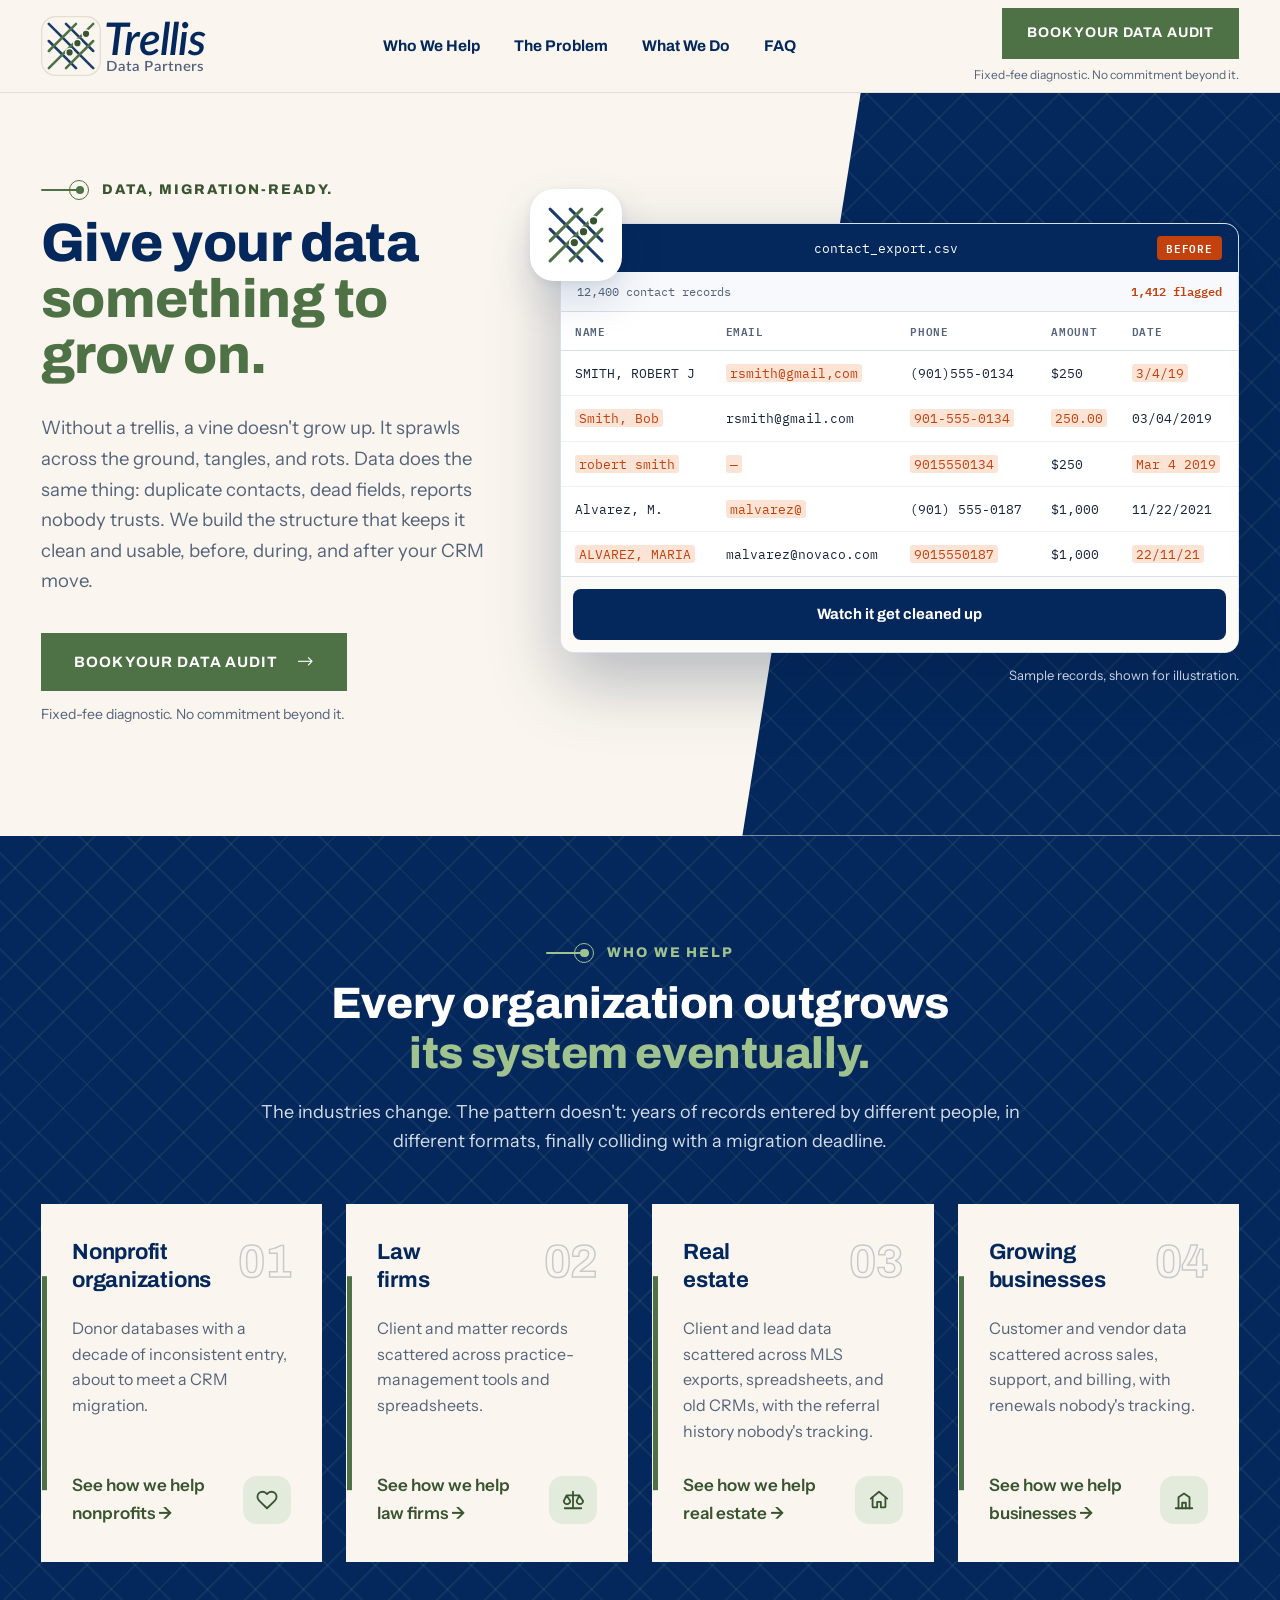
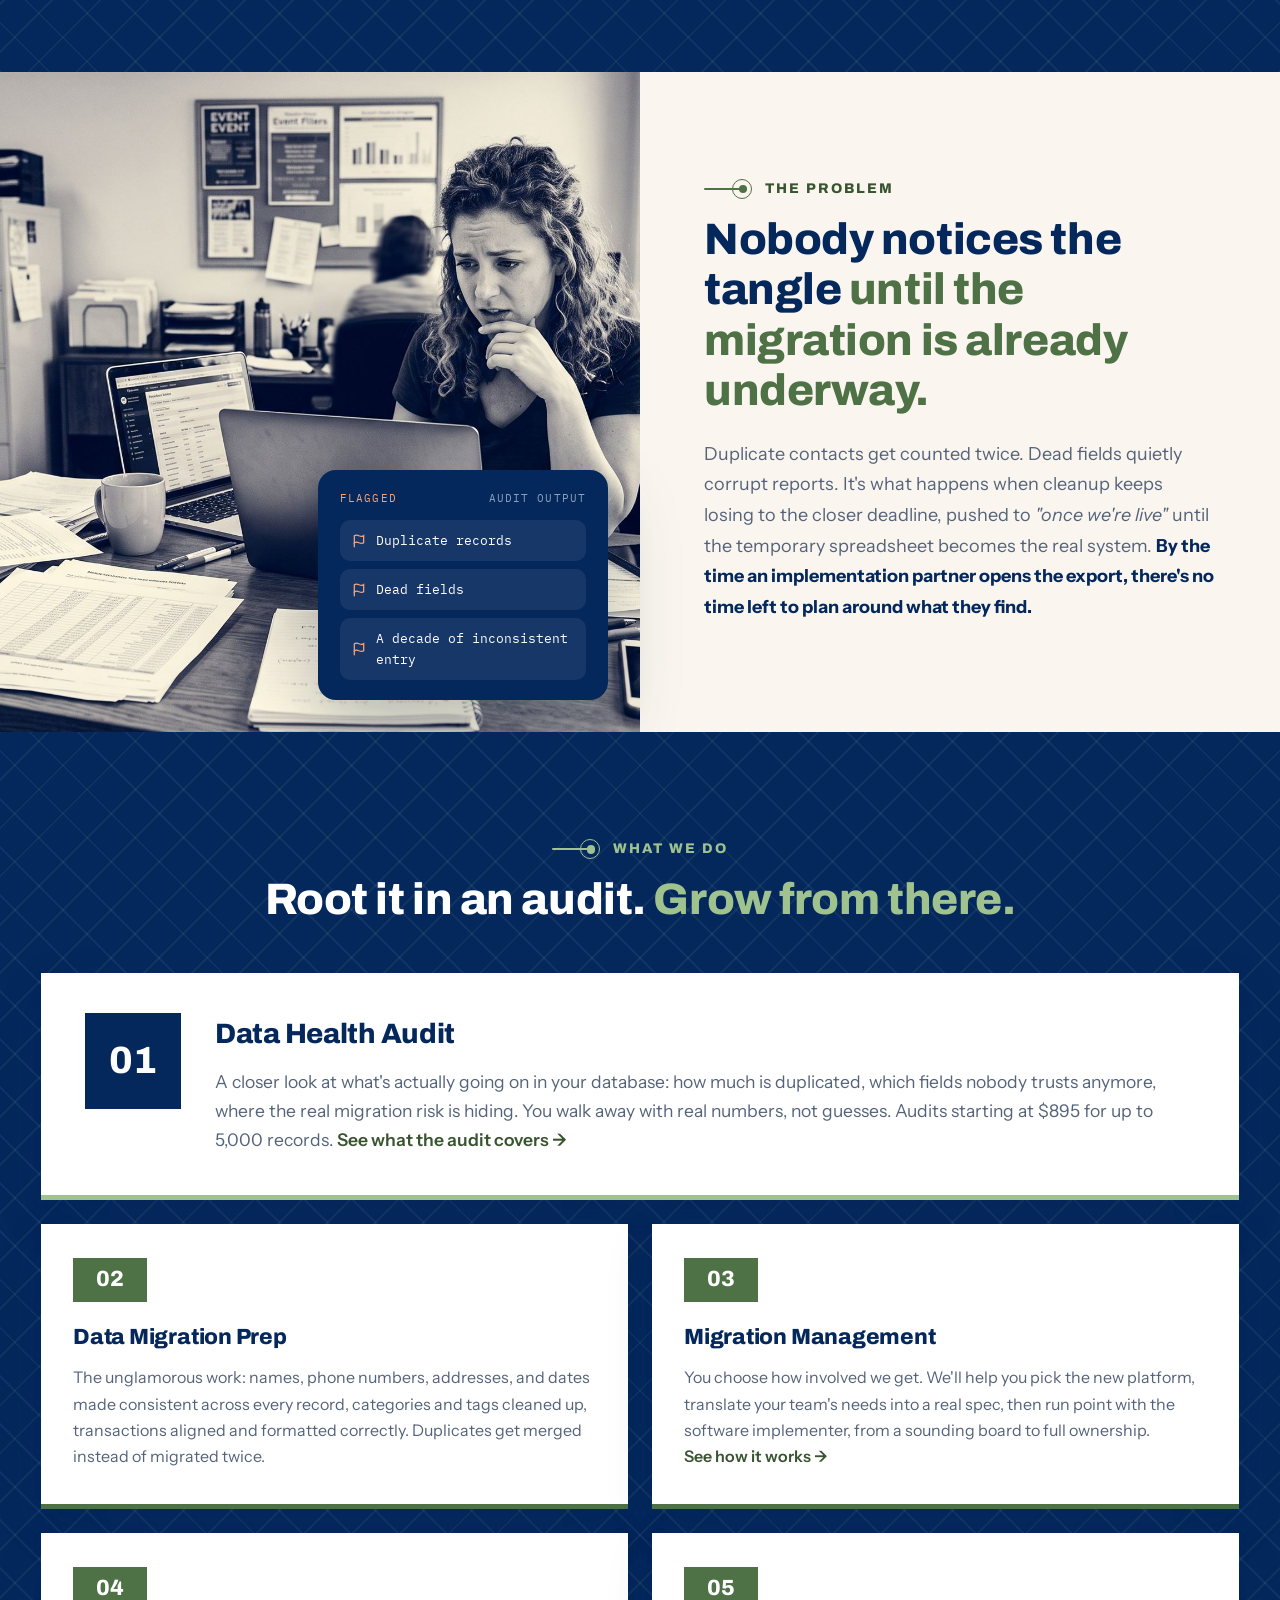
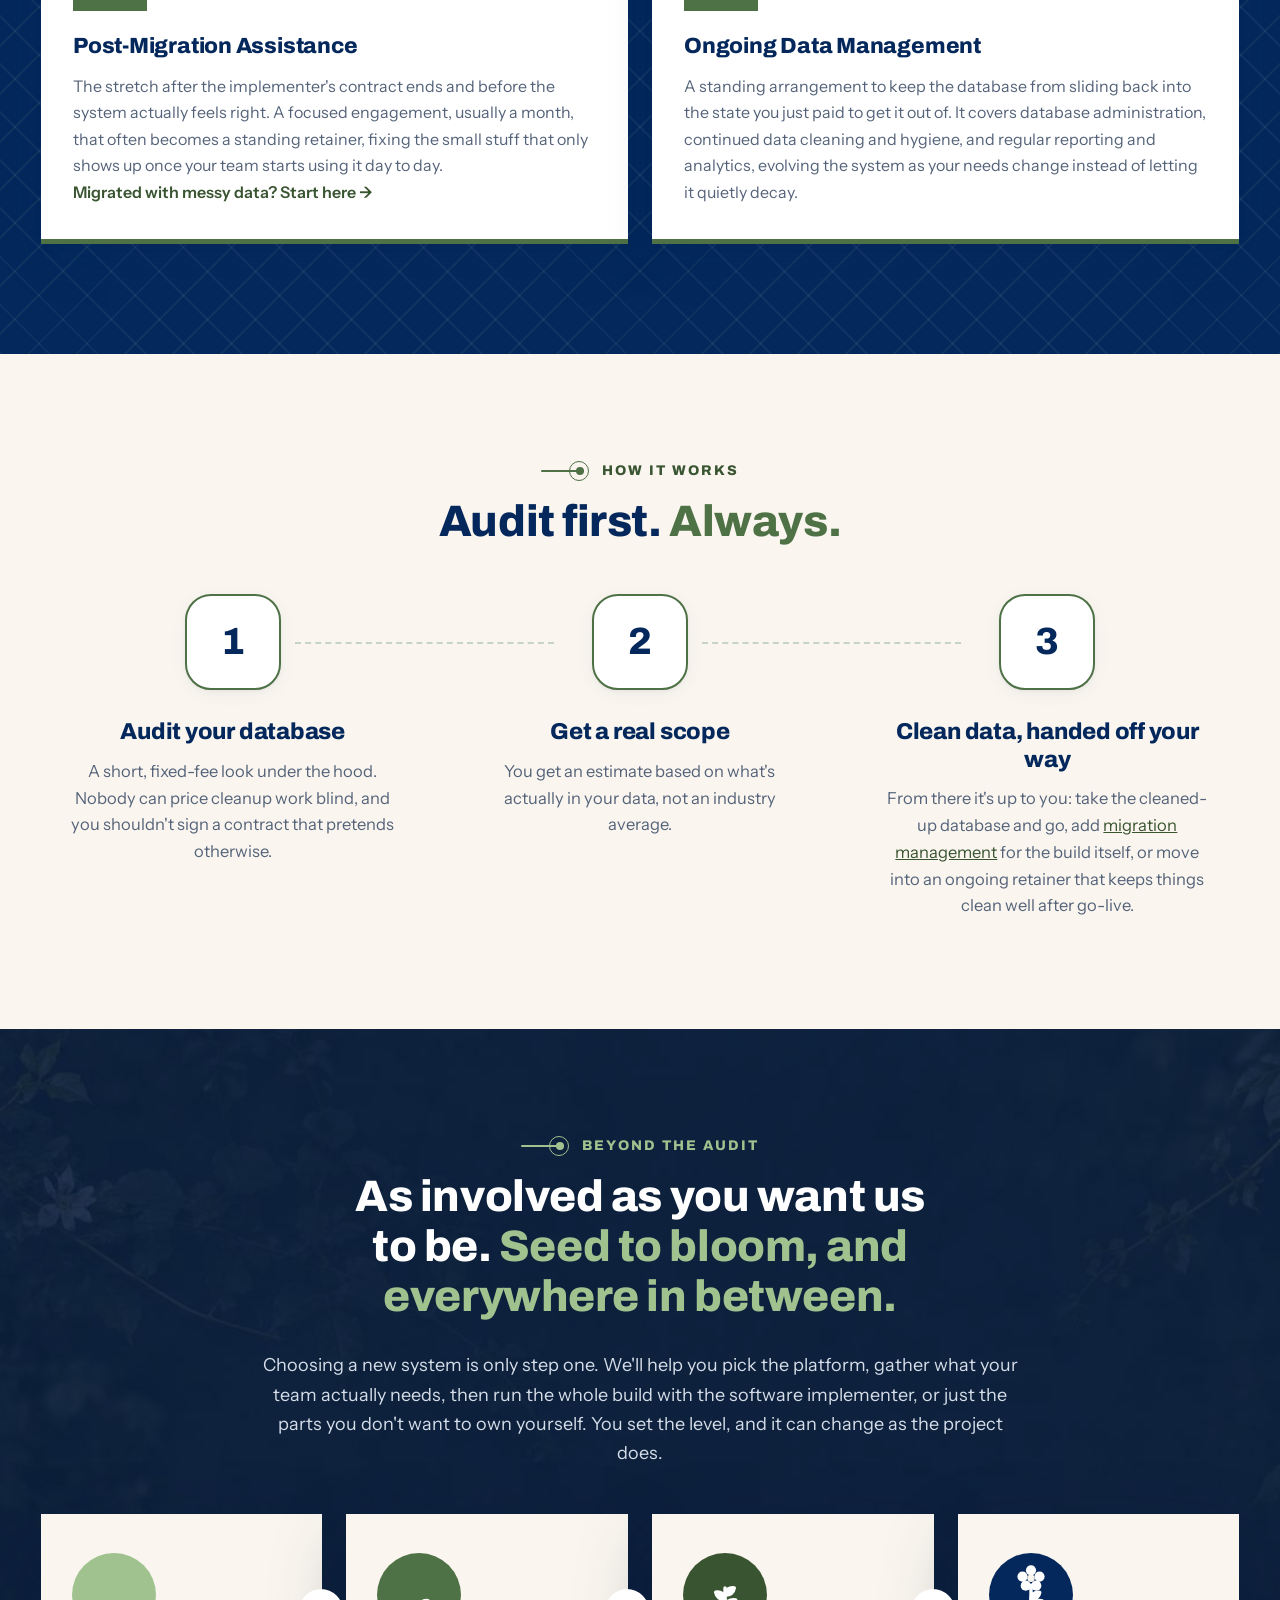
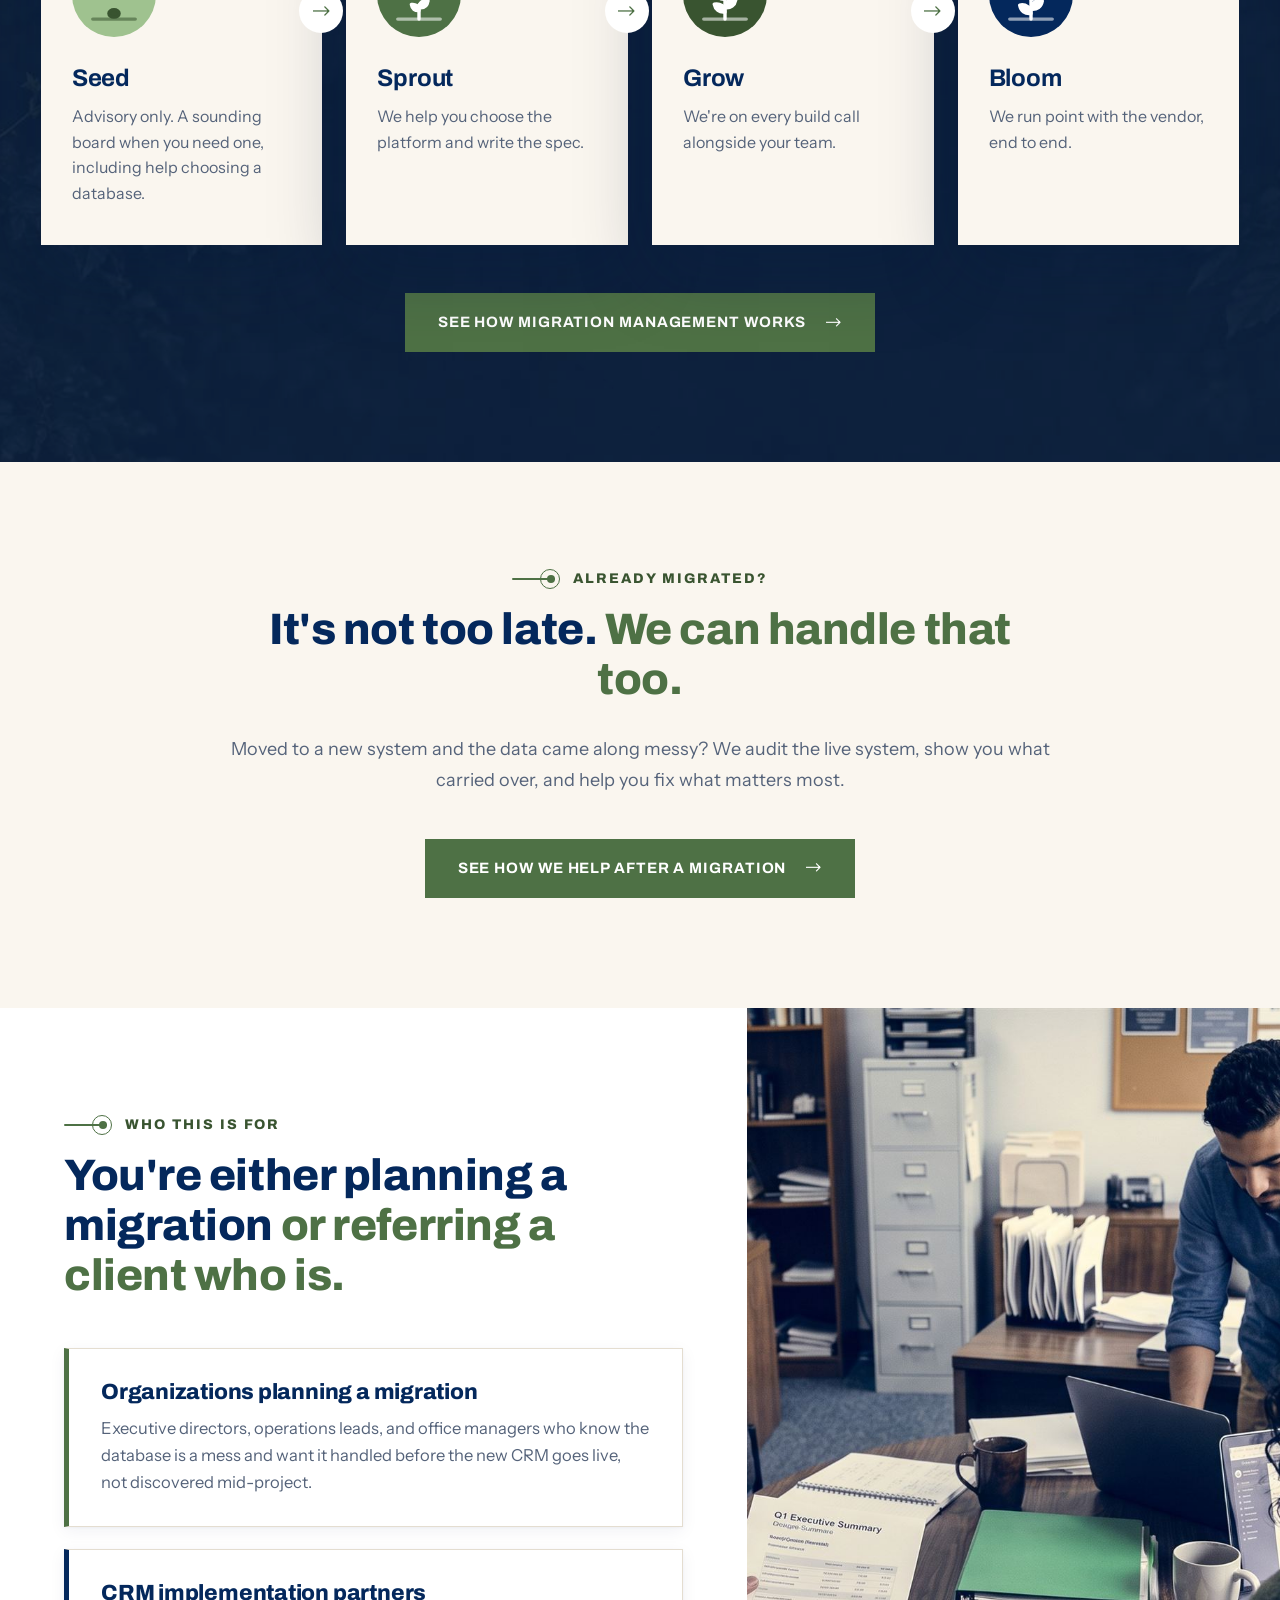
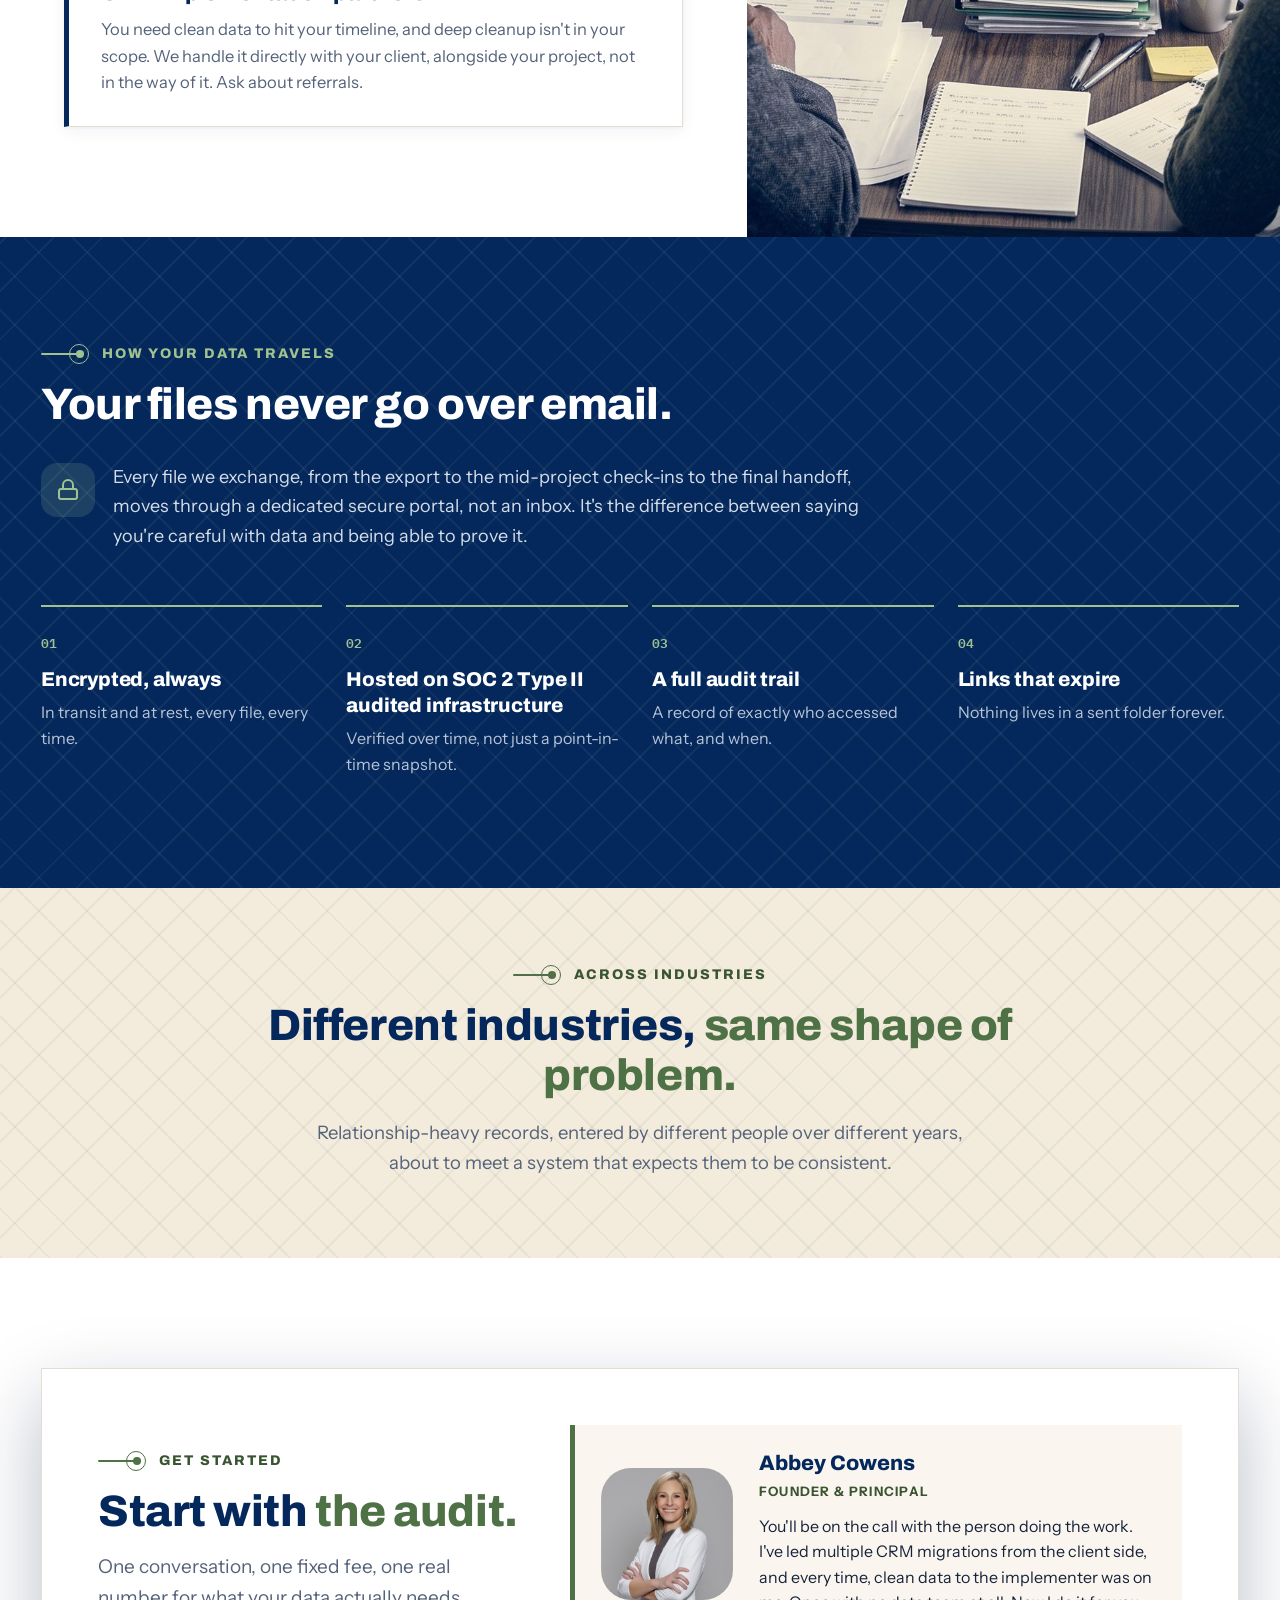
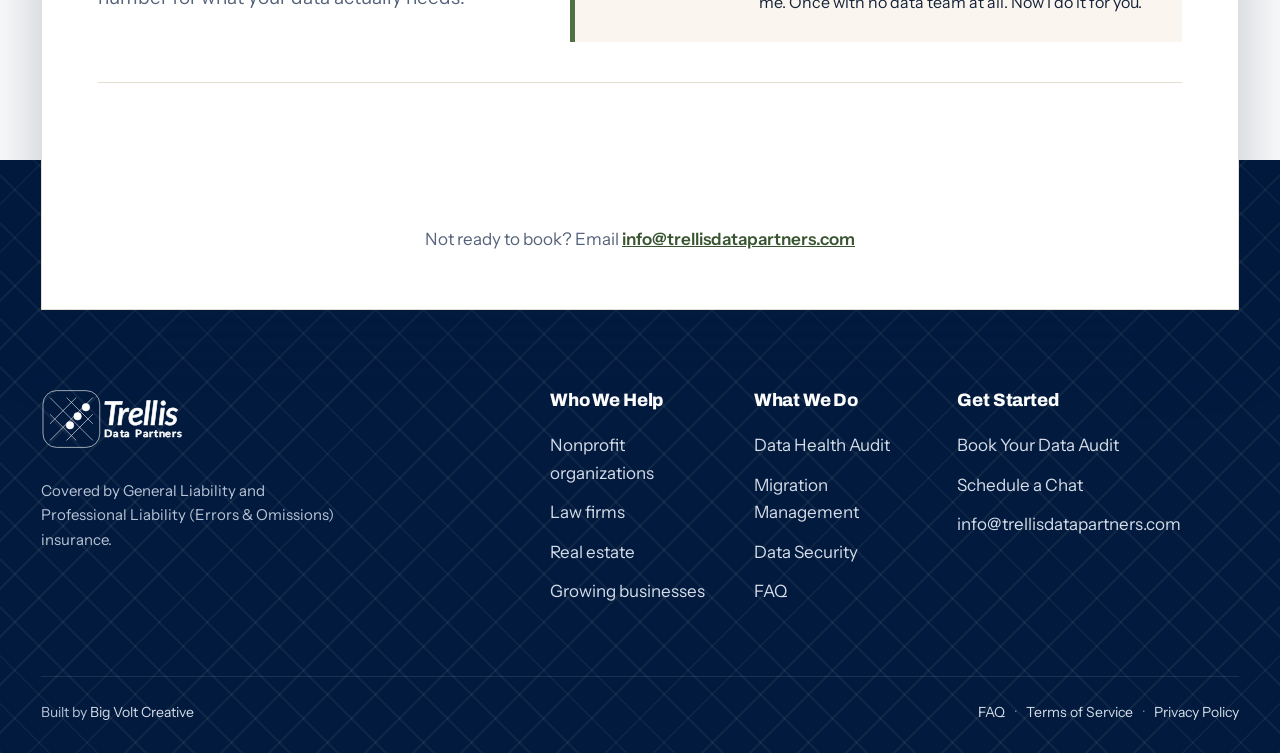
<file: index.html>
<!DOCTYPE html>
<html lang="en">
<head>
<meta charset="UTF-8">
<meta name="viewport" content="width=device-width, initial-scale=1, viewport-fit=cover">
<meta name="theme-color" content="#04285C">
<title>Data Audits &amp; CRM Migration Cleanup | Trellis Data Partners</title>
<meta name="description" content="Trellis Data Partners audits and cleans messy databases before your CRM migration, for nonprofits, law firms, and other relationship-driven organizations. Start with a fixed-fee data audit.">
<link rel="canonical" href="https://trellisdatapartners.com/">
<meta name="robots" content="index, follow, max-image-preview:large, max-snippet:-1">

<meta property="og:type" content="website">
<meta property="og:site_name" content="Trellis Data Partners">
<meta property="og:url" content="https://trellisdatapartners.com/">
<meta property="og:title" content="Data Audits &amp; CRM Migration Cleanup | Trellis Data Partners">
<meta property="og:description" content="We audit, clean, and untangle organizational databases before your CRM migration goes live. Start with a fixed-fee data audit.">
<meta property="og:image" content="https://trellisdatapartners.com/images/trellis-social-share.png">
<meta property="og:image:width" content="1200">
<meta property="og:image:height" content="630">
<meta property="og:image:alt" content="Trellis Data Partners: structure for data that's outgrown its system.">

<meta name="twitter:card" content="summary_large_image">
<meta name="twitter:title" content="Data Audits &amp; CRM Migration Cleanup | Trellis Data Partners">
<meta name="twitter:description" content="We audit, clean, and untangle organizational databases before your CRM migration goes live.">
<meta name="twitter:image" content="https://trellisdatapartners.com/images/trellis-social-share.png">
<link rel="icon" type="image/svg+xml" href="images/favicon.svg">
<link rel="preconnect" href="https://fonts.googleapis.com">
<link rel="preconnect" href="https://fonts.gstatic.com" crossorigin>
<link rel="preload" as="style" href="https://fonts.googleapis.com/css2?family=Archivo:wght@700;800;900&family=IBM+Plex+Mono:wght@400;500;600&family=Instrument+Sans:wght@400;500;600&display=swap">
<link href="https://fonts.googleapis.com/css2?family=Archivo:wght@700;800;900&family=IBM+Plex+Mono:wght@400;500;600&family=Instrument+Sans:wght@400;500;600&display=swap" rel="stylesheet">
<link rel="stylesheet" href="assets/css/bootstrap.min.css">
<link rel="stylesheet" href="assets/icons/iconly.min.css">
<link rel="stylesheet" href="assets/css/ensurx.css">
<link rel="stylesheet" href="assets/css/ensurx-media.css">
<link rel="stylesheet" href="assets/css/trellis.css">
<script type="application/ld+json">
{
  "@context": "https://schema.org",
  "@graph": [
    {
      "@type": "ProfessionalService",
      "@id": "https://trellisdatapartners.com/#business",
      "name": "Trellis Data Partners",
      "url": "https://trellisdatapartners.com/",
      "email": "info@trellisdatapartners.com",
      "description": "Database audits, data cleanup, and CRM migration support for nonprofits, law firms, and other relationship-driven organizations.",
      "areaServed": { "@type": "Country", "name": "United States" },
      "knowsAbout": [
        "CRM data migration",
        "Database deduplication",
        "Data hygiene and cleanup",
        "Salesforce data migration",
        "Legacy system data audits"
      ]
    },
    {
      "@type": "WebSite",
      "@id": "https://trellisdatapartners.com/#website",
      "url": "https://trellisdatapartners.com/",
      "name": "Trellis Data Partners",
      "publisher": { "@id": "https://trellisdatapartners.com/#business" }
    },
    {
      "@type": "Service",
      "name": "Data Health Audit",
      "provider": { "@id": "https://trellisdatapartners.com/#business" },
      "serviceType": "Database audit",
      "description": "A fixed-fee review of an organization's database that identifies duplicate records, unused fields, and migration risk before a CRM migration begins.",
      "hasOfferCatalog": {
        "@type": "OfferCatalog",
        "name": "Data services",
        "itemListElement": [
          { "@type": "Offer", "itemOffered": { "@type": "Service", "name": "Data Health Audit" } },
          { "@type": "Offer", "itemOffered": { "@type": "Service", "name": "Data Migration Prep" } },
          { "@type": "Offer", "itemOffered": { "@type": "Service", "name": "Migration Management" } },
          { "@type": "Offer", "itemOffered": { "@type": "Service", "name": "Post-Migration Assistance" } },
          { "@type": "Offer", "itemOffered": { "@type": "Service", "name": "Ongoing Data Management" } }
        ]
      }
    }
  ]
}
</script>
</head>
<body>

<header class="site-header">
  <nav class="navbar navbar-expand-lg">
    <div class="container-fluid">
      <a class="navbar-brand brand-lockup" href="#" aria-label="Trellis Data Partners home">
        <svg class="site-logo" role="img" aria-label="Trellis Data Partners" xmlns="http://www.w3.org/2000/svg" version="1.1" viewBox="0 0 258.07 94">
  <defs>
    <style>
      .tl-main-st0 {
        stroke: #4e7145;
      }
      .tl-main-st0, .tl-main-st1 {
        fill: none;
        stroke-linecap: round;
        stroke-width: 4px;
      }
      .tl-main-st2 {
        fill: #04285c;
        font-family: Lato-SemiboldItalic, Lato;
        font-size: 70.02px;
        font-style: italic;
        letter-spacing: -.02em;
      }
      .tl-main-st2, .tl-main-st3, .tl-main-st4 {
        isolation: isolate;
      }
      .tl-main-st2, .tl-main-st4 {
        font-weight: 600;
      }
      .tl-main-st5 {
        fill: #395430;
        stroke: #faf6ef;
        stroke-width: 2.4px;
      }
      .tl-main-st1 {
        stroke: #04285c;
      }
      .tl-main-st6 {
        fill: #faf6ef;
        stroke: #e4ddd0;
        stroke-width: 2px;
      }
      .tl-main-st7 {
        opacity: .9;
      }
      .tl-main-st4 {
        fill: #55637a;
        font-family: Lato-Semibold, Lato;
        font-size: 22.25px;
        letter-spacing: .06em;
      }
    </style>
  </defs>
  <rect class="tl-main-st6" x="1" y="1" width="92" height="92" rx="22" ry="22"/>
  <g class="tl-main-st7">
    <line class="tl-main-st1" x1="12.22" y1="12.22" x2="81.78" y2="81.78"/>
    <line class="tl-main-st1" x1="12.22" y1="39.15" x2="54.85" y2="81.78"/>
    <line class="tl-main-st1" x1="39.15" y1="12.22" x2="81.78" y2="54.85"/>
  </g>
  <g>
    <line class="tl-main-st0" x1="81.78" y1="12.22" x2="12.22" y2="81.78"/>
    <line class="tl-main-st0" x1="81.78" y1="39.15" x2="39.15" y2="81.78"/>
    <line class="tl-main-st0" x1="54.85" y1="12.22" x2="12.22" y2="54.85"/>
  </g>
  <circle class="tl-main-st5" cx="44.76" cy="57.1" r="6.06"/>
  <circle class="tl-main-st5" cx="57.1" cy="42.51" r="6.06"/>
  <circle class="tl-main-st5" cx="70.56" cy="27.93" r="6.06"/>
  <g class="tl-main-st3">
    <g class="tl-main-st3">
      <text class="tl-main-st2" transform="translate(99.28 61.22)"><tspan x="0" y="0">Trellis</tspan></text>
    </g>
  </g>
  <g class="tl-main-st3">
    <g class="tl-main-st3">
      <text class="tl-main-st4" transform="translate(102.09 86.83) scale(1.03 1)"><tspan x="0" y="0">Data Partners</tspan></text>
    </g>
  </g>
</svg>
      </a>
      <button class="navbar-toggler" type="button" data-bs-toggle="collapse" data-bs-target="#siteNav" aria-controls="siteNav" aria-expanded="false" aria-label="Open menu">
        <span class="navbar-toggler-icon"></span>
      </button>
      <div class="collapse navbar-collapse" id="siteNav">
        <ul class="navbar-nav mx-auto" id="navMenu">
          <li class="nav-item"><a class="nav-link" href="#industries">Who We Help</a></li>
          <li class="nav-item"><a class="nav-link" href="#problem">The Problem</a></li>
          <li class="nav-item dropdown">
            <a class="nav-link dropdown-toggle" href="#services" role="button" data-bs-toggle="dropdown" aria-expanded="false">What We Do</a>
            <ul class="dropdown-menu">
              <li><a class="dropdown-item" href="#svc-audit">Data Health Audit</a></li>
              <li><a class="dropdown-item" href="#svc-prep">Data Migration Prep</a></li>
              <li><a class="dropdown-item" href="migration-management/index.html">Migration Management</a></li>
              <li><a class="dropdown-item" href="#svc-post">Post-Migration Assistance</a></li>
              <li><a class="dropdown-item" href="#svc-ongoing">Ongoing Data Management</a></li>
            </ul>
          </li>
          <li class="nav-item" id="navTestimonials" style="display:none;"><a class="nav-link" href="#testimonials">Testimonials</a></li>
          <li class="nav-item"><a class="nav-link" href="faq/index.html">FAQ</a></li>
        </ul>
        <div class="nav-cta">
          <a class="common_btn" href="#contact">Book Your Data Audit</a>
          <span class="btn-note">Fixed-fee diagnostic. No commitment beyond it.</span>
        </div>
      </div>
    </div>
  </nav>
</header>

<main>

<!-- ======= HERO ======= -->
<section class="t-hero">
  <div class="container-fluid">
    <div class="row align-items-center gx-xl-5">
      <div class="col-xl-5">
        <div class="common_heading mb-0">
          <div class="title_style"><span></span><p>Data, migration-ready.</p></div>
          <h1>Give your data <span>something to grow on.</span></h1>
        </div>
        <p class="lede">Without a trellis, a vine doesn't grow up. It sprawls across the ground, tangles, and rots. Data does the same thing: duplicate contacts, dead fields, reports nobody trusts. We build the structure that keeps it clean and usable, before, during, and after your CRM move.</p>
        <a class="common_btn" href="#contact">Book Your Data Audit <i class="ensurx-arrow-right"></i></a>
        <span class="btn-note">Fixed-fee diagnostic. No commitment beyond it.</span>
      </div>
      <div class="col-xl-7">
        <div class="ledger-stack">
          <div class="hero-badge" aria-hidden="true">
            <svg viewBox="0 0 94 94" fill="none" xmlns="http://www.w3.org/2000/svg">
              <g stroke="#04285C" stroke-width="4" stroke-linecap="round" opacity="0.9"><line x1="12.22" y1="12.22" x2="81.78" y2="81.78"/><line x1="12.22" y1="39.15" x2="54.85" y2="81.78"/><line x1="39.15" y1="12.22" x2="81.78" y2="54.85"/></g>
              <g stroke="#4E7145" stroke-width="4" stroke-linecap="round"><line x1="81.78" y1="12.22" x2="12.22" y2="81.78"/><line x1="81.78" y1="39.15" x2="39.15" y2="81.78"/><line x1="54.85" y1="12.22" x2="12.22" y2="54.85"/></g>
              <circle cx="44.76" cy="57.1" r="6.06" fill="#395430" stroke="#fff" stroke-width="2.4"/><circle cx="57.1" cy="42.51" r="6.06" fill="#395430" stroke="#fff" stroke-width="2.4"/><circle cx="70.56" cy="27.93" r="6.06" fill="#395430" stroke="#fff" stroke-width="2.4"/>
            </svg>
          </div>
          <div class="ledger" id="ledger">
            <div class="ledger-chrome">
              <span class="dots"><i></i><i></i><i></i></span>
              <span>contact_export.csv</span>
              <span class="state-pill" id="sigState">BEFORE</span>
            </div>
            <div class="ledger-meta">
              <span>12,400 contact records</span>
              <span id="ledgerFlags">1,412 flagged</span>
            </div>
            <div class="ledger-scroll">
              <table class="ledger-table">
                <thead>
                  <tr><th>Name</th><th>Email</th><th>Phone</th><th>Amount</th><th>Date</th></tr>
                </thead>
                <tbody id="beforeBody">
                  <tr><td>SMITH, ROBERT J</td><td><span class="bad">rsmith@gmail,com</span></td><td>(901)555-0134</td><td>$250</td><td><span class="bad">3/4/19</span></td></tr>
                  <tr><td><span class="bad">Smith, Bob</span></td><td>rsmith@gmail.com</td><td><span class="bad">901-555-0134</span></td><td><span class="bad">250.00</span></td><td>03/04/2019</td></tr>
                  <tr><td><span class="bad">robert smith</span></td><td><span class="bad">&mdash;</span></td><td><span class="bad">9015550134</span></td><td>$250</td><td><span class="bad">Mar 4 2019</span></td></tr>
                  <tr><td>Alvarez, M.</td><td><span class="bad">malvarez@</span></td><td>(901) 555-0187</td><td>$1,000</td><td>11/22/2021</td></tr>
                  <tr><td><span class="bad">ALVAREZ, MARIA</span></td><td>malvarez@novaco.com</td><td><span class="bad">9015550187</span></td><td>$1,000</td><td><span class="bad">22/11/21</span></td></tr>
                </tbody>
                <tbody id="afterBody">
                  <tr><td>Smith, Robert J.</td><td>rsmith@gmail.com</td><td>(901) 555-0134</td><td>$250.00</td><td>2019-03-04</td></tr>
                  <tr><td colspan="5"><span class="merge-tag">&check; 3 records merged into 1</span></td></tr>
                  <tr><td>Alvarez, Maria</td><td>malvarez@novaco.com</td><td>(901) 555-0187</td><td>$1,000.00</td><td>2021-11-22</td></tr>
                  <tr><td colspan="5"><span class="merge-tag">&check; 2 records merged into 1</span></td></tr>
                  <tr><td colspan="5"><span class="ok">All fields normalized. 0 flags remaining.</span></td></tr>
                </tbody>
              </table>
            </div>
            <div class="ledger-foot">
              <button class="sig-toggle" id="sigToggle">Watch it get cleaned up</button>
            </div>
          </div>
          <p class="ledger-caption">Sample records, shown for illustration.</p>
        </div>
      </div>
    </div>
  </div>
</section>

<!-- ======= WHO WE HELP ======= -->
<section id="industries" class="section band-dark on-dark great_service_section">
  <div class="container-fluid">
    <div class="common_heading text-center">
      <div class="title_style"><span></span><h3>Who we help</h3></div>
      <h2>Every organization outgrows <span>its system eventually.</span></h2>
      <p class="lede-under">The industries change. The pattern doesn't: years of records entered by different people, in different formats, finally colliding with a migration deadline.</p>
    </div>
    <div class="row gy-4">
      <div class="col-md-6 col-xl-3">
        <a class="service_page_item" href="nonprofit/index.html">
          <div class="service_page_item_wrapper">
            <div class="service_page_item_top">
              <h4>Nonprofit organizations</h4>
              <h2>01</h2>
            </div>
            <p>Donor databases with a decade of inconsistent entry, about to meet a CRM migration.</p>
            <div class="service_page_item_bottom">
              <span class="arrow-link">See how we help nonprofits &rarr;</span>
              <span class="ind-icon"><svg width="22" height="22" viewBox="0 0 24 24" fill="none" stroke="#395430" stroke-width="2" stroke-linecap="round" stroke-linejoin="round"><path d="M20.8 4.6a5.5 5.5 0 0 0-7.8 0L12 5.6l-1-1a5.5 5.5 0 0 0-7.8 7.8l1 1L12 21l7.8-7.6 1-1a5.5 5.5 0 0 0 0-7.8Z"/></svg></span>
            </div>
          </div>
        </a>
      </div>
      <div class="col-md-6 col-xl-3">
        <a class="service_page_item" href="legal/index.html">
          <div class="service_page_item_wrapper">
            <div class="service_page_item_top">
              <h4>Law firms</h4>
              <h2>02</h2>
            </div>
            <p>Client and matter records scattered across practice-management tools and spreadsheets.</p>
            <div class="service_page_item_bottom">
              <span class="arrow-link">See how we help law firms &rarr;</span>
              <span class="ind-icon"><svg width="22" height="22" viewBox="0 0 24 24" fill="none" stroke="#395430" stroke-width="2" stroke-linecap="round" stroke-linejoin="round"><path d="M12 3v18M5 7l-3 6a3.5 3.5 0 0 0 7 0Zm14 0-3 6a3.5 3.5 0 0 0 7 0ZM5 7h14M3 21h18"/></svg></span>
            </div>
          </div>
        </a>
      </div>
      <div class="col-md-6 col-xl-3">
        <a class="service_page_item" href="real-estate/index.html">
          <div class="service_page_item_wrapper">
            <div class="service_page_item_top">
              <h4>Real estate</h4>
              <h2>03</h2>
            </div>
            <p>Client and lead data scattered across MLS exports, spreadsheets, and old CRMs, with the referral history nobody's tracking.</p>
            <div class="service_page_item_bottom">
              <span class="arrow-link">See how we help real estate &rarr;</span>
              <span class="ind-icon"><svg width="22" height="22" viewBox="0 0 24 24" fill="none" stroke="#395430" stroke-width="2" stroke-linecap="round" stroke-linejoin="round"><path d="M3 10.5 12 3l9 7.5"/><path d="M5 9v10a1 1 0 0 0 1 1h4v-6h4v6h4a1 1 0 0 0 1-1V9"/></svg></span>
            </div>
          </div>
        </a>
      </div>
      <div class="col-md-6 col-xl-3">
        <a class="service_page_item" href="business/index.html">
          <div class="service_page_item_wrapper">
            <div class="service_page_item_top">
              <h4>Growing businesses</h4>
              <h2>04</h2>
            </div>
            <p>Customer and vendor data scattered across sales, support, and billing, with renewals nobody's tracking.</p>
            <div class="service_page_item_bottom">
              <span class="arrow-link">See how we help businesses &rarr;</span>
              <span class="ind-icon"><svg width="22" height="22" viewBox="0 0 24 24" fill="none" stroke="#395430" stroke-width="2" stroke-linecap="round" stroke-linejoin="round"><path d="M3 21h18"/><path d="M6 21V9l6-4 6 4v12"/><path d="M10 21v-6h4v6"/></svg></span>
            </div>
          </div>
        </a>
      </div>
    </div>
  </div>
</section>

<!-- ======= THE PROBLEM ======= -->
<section id="problem" class="split section-cream">
    <div class="row g-0">
      <div class="col-lg-6">
        <div class="split-media problem-media">
          <img src="images/office.jpg" alt="" loading="lazy">
          <div class="flag-panel" aria-hidden="true">
            <p class="flag-panel-head"><span>Flagged</span><span>audit output</span></p>
            <div class="flag-row"><svg width="14" height="14" viewBox="0 0 24 24" fill="none" stroke-width="2.2" stroke-linecap="round"><path d="M4 15s1-1 4-1 5 2 8 2 4-1 4-1V3s-1 1-4 1-5-2-8-2-4 1-4 1z"/><path d="M4 22v-7"/></svg>Duplicate records</div>
            <div class="flag-row"><svg width="14" height="14" viewBox="0 0 24 24" fill="none" stroke-width="2.2" stroke-linecap="round"><path d="M4 15s1-1 4-1 5 2 8 2 4-1 4-1V3s-1 1-4 1-5-2-8-2-4 1-4 1z"/><path d="M4 22v-7"/></svg>Dead fields</div>
            <div class="flag-row"><svg width="14" height="14" viewBox="0 0 24 24" fill="none" stroke-width="2.2" stroke-linecap="round"><path d="M4 15s1-1 4-1 5 2 8 2 4-1 4-1V3s-1 1-4 1-5-2-8-2-4 1-4 1z"/><path d="M4 22v-7"/></svg>A decade of inconsistent entry</div>
          </div>
        </div>
      </div>
      <div class="col-lg-6 d-flex align-items-center">
        <div class="split-copy">
          <div class="common_heading mb-4">
            <div class="title_style"><span></span><h3>The problem</h3></div>
            <h2>Nobody notices the tangle <span>until the migration is already underway.</span></h2>
          </div>
          <p class="problem-text">
            Duplicate contacts get counted twice. Dead fields quietly corrupt reports. It's what happens when cleanup keeps losing to the closer deadline, pushed to <em>"once we're live"</em> until the temporary spreadsheet becomes the real system. <strong>By the time an implementation partner opens the export, there's no time left to plan around what they find.</strong>
          </p>
        </div>
      </div>
    </div>
</section>

<!-- ======= WHAT WE DO ======= -->
<section id="services" class="section band-dark on-dark">
  <div class="container-fluid">
    <div class="common_heading text-center">
      <div class="title_style"><span></span><h3>What we do</h3></div>
      <h2>Root it in an audit. <span>Grow from there.</span></h2>
    </div>
    <div class="row g-4">
      <div class="col-12">
        <div class="svc-card featured" id="svc-audit">
          <span class="svc-num">01</span>
          <h3>Data Health Audit</h3>
          <p>A closer look at what's actually going on in your database: how much is duplicated, which fields nobody trusts anymore, where the real migration risk is hiding. You walk away with real numbers, not guesses. Audits starting at $895 for up to 5,000 records. <a class="arrow-link" href="nonprofit/audit/index.html">See what the audit covers &rarr;</a></p>
        </div>
      </div>
      <div class="col-md-6">
        <div class="svc-card" id="svc-prep">
          <span class="svc-num">02</span>
          <h3>Data Migration Prep</h3>
          <p>The unglamorous work: names, phone numbers, addresses, and dates made consistent across every record, categories and tags cleaned up, transactions aligned and formatted correctly. Duplicates get merged instead of migrated twice.</p>
        </div>
      </div>
      <div class="col-md-6">
        <div class="svc-card" id="svc-migration">
          <span class="svc-num">03</span>
          <h3>Migration Management</h3>
          <p>You choose how involved we get. We'll help you pick the new platform, translate your team's needs into a real spec, then run point with the software implementer, from a sounding board to full ownership. <a class="arrow-link" href="migration-management/index.html">See how it works &rarr;</a></p>
        </div>
      </div>
      <div class="col-md-6">
        <div class="svc-card" id="svc-post">
          <span class="svc-num">04</span>
          <h3>Post-Migration Assistance</h3>
          <p>The stretch after the implementer's contract ends and before the system actually feels right. A focused engagement, usually a month, that often becomes a standing retainer, fixing the small stuff that only shows up once your team starts using it day to day. <a class="arrow-link" href="already-migrated/index.html">Migrated with messy data? Start here &rarr;</a></p>
        </div>
      </div>
      <div class="col-md-6">
        <div class="svc-card" id="svc-ongoing">
          <span class="svc-num">05</span>
          <h3>Ongoing Data Management</h3>
          <p>A standing arrangement to keep the database from sliding back into the state you just paid to get it out of. It covers database administration, continued data cleaning and hygiene, and regular reporting and analytics, evolving the system as your needs change instead of letting it quietly decay.</p>
        </div>
      </div>
    </div>
  </div>
</section>

<!-- ======= HOW IT WORKS ======= -->
<section id="process" class="section section-cream">
  <div class="container-fluid">
    <div class="common_heading text-center">
      <div class="title_style"><span></span><h3>How it works</h3></div>
      <h2>Audit first. <span>Always.</span></h2>
    </div>
    <div class="row gy-5 process-row">
      <div class="col-md-4">
        <div class="process-step">
          <div class="process-num">1</div>
          <h3>Audit your database</h3>
          <p>A short, fixed-fee look under the hood. Nobody can price cleanup work blind, and you shouldn't sign a contract that pretends otherwise.</p>
        </div>
      </div>
      <div class="col-md-4">
        <div class="process-step">
          <div class="process-num">2</div>
          <h3>Get a real scope</h3>
          <p>You get an estimate based on what's actually in your data, not an industry average.</p>
        </div>
      </div>
      <div class="col-md-4">
        <div class="process-step">
          <div class="process-num">3</div>
          <h3>Clean data, handed off your way</h3>
          <p>From there it's up to you: take the cleaned-up database and go, add <a href="migration-management/index.html">migration management</a> for the build itself, or move into an ongoing retainer that keeps things clean well after go-live.</p>
        </div>
      </div>
    </div>
  </div>
</section>

<!-- ======= BEYOND THE AUDIT ======= -->
<section id="migration-callout" class="section band-photo on-dark insurance_company_section">
  <div class="container-fluid">
    <div class="common_heading text-center">
      <div class="title_style"><span></span><h3>Beyond the audit</h3></div>
      <h2>As involved as you want us to be. <span>Seed to bloom, and everywhere in between.</span></h2>
    </div>
    <p class="stage-intro">Choosing a new system is only step one. We'll help you pick the platform, gather what your team actually needs, then run the whole build with the software implementer, or just the parts you don't want to own yourself. You set the level, and it can change as the project does.</p>
    <div class="row g-4 stage-row">
      <div class="col-md-6 col-lg-3">
        <div class="insurance_item">
          <div class="insurance_top_icon"><svg viewBox="0 0 48 48" fill="none" stroke="currentColor" stroke-width="2.4" stroke-linecap="round" stroke-linejoin="round" aria-hidden="true"><path d="M9 41h30" opacity=".55"/><ellipse cx="24" cy="37" rx="3.6" ry="2.6" fill="currentColor"/></svg></div>
          <h4>Seed</h4>
          <p>Advisory only. A sounding board when you need one, including help choosing a database.</p>
          <span class="stage-arrow" aria-hidden="true"><i class="ensurx-arrow-right"></i></span>
        </div>
      </div>
      <div class="col-md-6 col-lg-3">
        <div class="insurance_item">
          <div class="insurance_top_icon"><svg viewBox="0 0 48 48" fill="none" stroke="currentColor" stroke-width="2.4" stroke-linecap="round" stroke-linejoin="round" aria-hidden="true"><path d="M9 41h30" opacity=".55"/><path d="M24 41V31"/><path d="M24 33c0-3.6 3-5.6 6.4-5-0.6 3.6-3 5.4-6.4 5Z" fill="currentColor"/><path d="M24 35c0-3-2.4-4.8-5.4-4.3 0.5 3 2.6 4.6 5.4 4.3Z" fill="currentColor"/></svg></div>
          <h4>Sprout</h4>
          <p>We help you choose the platform and write the spec.</p>
          <span class="stage-arrow" aria-hidden="true"><i class="ensurx-arrow-right"></i></span>
        </div>
      </div>
      <div class="col-md-6 col-lg-3">
        <div class="insurance_item">
          <div class="insurance_top_icon"><svg viewBox="0 0 48 48" fill="none" stroke="currentColor" stroke-width="2.4" stroke-linecap="round" stroke-linejoin="round" aria-hidden="true"><path d="M9 41h30" opacity=".55"/><path d="M24 41V19"/><path d="M24 33c0-4 3.4-6.4 7.6-5.6-0.8 4-3.6 6.2-7.6 5.6Z" fill="currentColor"/><path d="M24 36c0-4-3.4-6.4-7.6-5.6 0.8 4 3.6 6.2 7.6 5.6Z" fill="currentColor"/><path d="M24 24c0-3.6 3-5.6 6.6-5-0.6 3.6-3.2 5.4-6.6 5Z" fill="currentColor"/><path d="M24 27c0-3.6-3-5.6-6.6-5 0.6 3.6 3.2 5.4 6.6 5Z" fill="currentColor"/></svg></div>
          <h4>Grow</h4>
          <p>We're on every build call alongside your team.</p>
          <span class="stage-arrow" aria-hidden="true"><i class="ensurx-arrow-right"></i></span>
        </div>
      </div>
      <div class="col-md-6 col-lg-3">
        <div class="insurance_item">
          <div class="insurance_top_icon"><svg viewBox="0 0 48 48" fill="none" stroke="currentColor" stroke-width="2.4" stroke-linecap="round" stroke-linejoin="round" aria-hidden="true"><path d="M9 41h30" opacity=".55"/><path d="M24 41V17"/><path d="M24 34c0-4.2 3.6-6.8 8-5.9-0.8 4.2-3.8 6.5-8 5.9Z" fill="currentColor"/><path d="M24 37c0-4.2-3.6-6.8-8-5.9 0.8 4.2 3.8 6.5 8 5.9Z" fill="currentColor"/><path d="M24 27c0-3.4 2.8-5.4 6.2-4.8-0.6 3.4-3 5.2-6.2 4.8Z" fill="currentColor"/><g fill="currentColor" stroke="none"><circle cx="24" cy="6.6" r="3.6"/><circle cx="30" cy="11" r="3.6"/><circle cx="27.7" cy="17.4" r="3.6"/><circle cx="20.3" cy="17.4" r="3.6"/><circle cx="18" cy="11" r="3.6"/></g><circle cx="24" cy="12.2" r="2.6" fill="#FAF6EF" stroke="none"/></svg></div>
          <h4>Bloom</h4>
          <p>We run point with the vendor, end to end.</p>
          <span class="stage-arrow" aria-hidden="true"><i class="ensurx-arrow-right"></i></span>
        </div>
      </div>
    </div>
    <div class="text-center mt-5">
      <a class="common_btn" href="migration-management/index.html">See how Migration Management works <i class="ensurx-arrow-right"></i></a>
    </div>
  </div>
</section>

<!-- ======= ALREADY MIGRATED ======= -->
<section id="already-migrated" class="section section-cream">
  <div class="container-fluid">
    <div class="common_heading text-center">
      <div class="title_style"><span></span><h3>Already migrated?</h3></div>
      <h2>It's not too late. <span>We can handle that too.</span></h2>
    </div>
    <p class="section-intro text-center" style="margin-left:auto;margin-right:auto;">Moved to a new system and the data came along messy? We audit the live system, show you what carried over, and help you fix what matters most.</p>
    <div class="text-center"><a class="common_btn" href="already-migrated/index.html">See how we help after a migration <i class="ensurx-arrow-right"></i></a></div>
  </div>
</section>

<!-- ======= TESTIMONIALS (shown when enabled in /admin) ======= -->
<section id="testimonials" class="section section-paper" style="display:none;">
  <div class="container-fluid">
    <div class="common_heading text-center">
      <div class="title_style"><span></span><h3>In their words</h3></div>
      <h2>Ask the people who <span>handed over the mess.</span></h2>
    </div>
    <div class="row g-4" id="testiGrid"></div>
  </div>
</section>

<!-- ======= WHO THIS IS FOR ======= -->
<section id="audience" class="split section-paper">
    <div class="row g-0">
      <div class="col-lg-5 order-lg-2">
        <div class="split-media"><img src="images/team.jpg" alt="" loading="lazy"></div>
      </div>
      <div class="col-lg-7 d-flex align-items-center">
        <div class="split-copy">
        <div class="common_heading">
          <div class="title_style"><span></span><h3>Who this is for</h3></div>
          <h2>You're either planning a migration <span>or referring a client who is.</span></h2>
        </div>
        <div class="audience-card">
          <h3>Organizations planning a migration</h3>
          <p>Executive directors, operations leads, and office managers who know the database is a mess and want it handled before the new CRM goes live, not discovered mid-project.</p>
        </div>
        <div class="audience-card">
          <h3>CRM implementation partners</h3>
          <p>You need clean data to hit your timeline, and deep cleanup isn't in your scope. We handle it directly with your client, alongside your project, not in the way of it. Ask about referrals.</p>
        </div>
        </div>
      </div>
    </div>
</section>

<!-- ======= SECURITY ======= -->
<section id="security" class="section band-dark on-dark">
  <div class="container-fluid">
    <div class="common_heading">
      <div class="title_style"><span></span><h3>How your data travels</h3></div>
      <h2>Your files never go over email.</h2>
    </div>
    <div class="sec-lede">
      <span class="lock"><svg width="24" height="24" viewBox="0 0 24 24" fill="none" stroke="#9FC28F" stroke-width="2" stroke-linecap="round" stroke-linejoin="round"><rect x="3" y="11" width="18" height="10" rx="2"/><path d="M7 11V7a5 5 0 0 1 10 0v4"/></svg></span>
      <p>Every file we exchange, from the export to the mid-project check-ins to the final handoff, moves through a dedicated secure portal, not an inbox. It's the difference between saying you're careful with data and being able to prove it.</p>
    </div>
    <div class="row g-4">
      <div class="col-sm-6 col-lg-3"><div class="check"><span class="check-idx">01</span><h3>Encrypted, always</h3><p>In transit and at rest, every file, every time.</p></div></div>
      <div class="col-sm-6 col-lg-3"><div class="check"><span class="check-idx">02</span><h3>Hosted on SOC 2 Type II audited infrastructure</h3><p>Verified over time, not just a point-in-time snapshot.</p></div></div>
      <div class="col-sm-6 col-lg-3"><div class="check"><span class="check-idx">03</span><h3>A full audit trail</h3><p>A record of exactly who accessed what, and when.</p></div></div>
      <div class="col-sm-6 col-lg-3"><div class="check"><span class="check-idx">04</span><h3>Links that expire</h3><p>Nothing lives in a sent folder forever.</p></div></div>
    </div>
  </div>
</section>

<!-- ======= ACROSS INDUSTRIES ======= -->
<section id="why" class="divider-band">
  <div class="container-fluid">
    <div class="common_heading text-center">
      <div class="title_style"><span></span><h3>Across industries</h3></div>
      <h2>Different industries, <span>same shape of problem.</span></h2>
    </div>
    <p class="body">Relationship-heavy records, entered by different people over different years, about to meet a system that expects them to be consistent.</p>
  </div>
</section>

<!-- ======= GET STARTED ======= -->
<section id="contact" class="cta-section">
  <div class="container-fluid">
    <div class="cta-card">
      <div class="row g-4 g-lg-5 align-items-center">
        <div class="col-lg-5">
          <div class="common_heading mb-3">
            <div class="title_style"><span></span><h3>Get started</h3></div>
            <h2>Start with <span>the audit.</span></h2>
          </div>
          <p class="sub">One conversation, one fixed fee, one real number for what your data actually needs.</p>
        </div>
        <div class="col-lg-7">
          <div class="who" id="whoBlock">
            <div class="photo"><img src="images/abbey.jpg" alt="Abbey" onerror="document.getElementById('whoBlock').classList.add('no-photo')"></div>
            <div class="who-text">
              <div class="who-name">Abbey Cowens</div>
              <div class="who-title">Founder &amp; Principal</div>
              <p>You'll be on the call with the person doing the work. I've led multiple CRM migrations from the client side, and every time, clean data to the implementer was on me. Once with no data team at all. Now I do it for you.</p>
            </div>
          </div>
        </div>
      </div>
      <div class="cal-wrap">
        <div id="my-cal-inline"></div>
      </div>
      <p class="contact-alt">Not ready to book? Email <a href="mailto:info@trellisdatapartners.com">info@trellisdatapartners.com</a></p>
    </div>
  </div>
</section>

</main>

<footer class="site-footer">
  <div class="container-fluid">
    <div class="row gy-5">
      <div class="col-lg-4 footer-brand">
        <span class="brand-lockup">
          <svg class="site-logo" role="img" aria-label="Trellis Data Partners" xmlns="http://www.w3.org/2000/svg" version="1.1" viewBox="0 0 223.25 94">
  <defs>
    <style>
      .tl-white-st0 {
        font-family: Lato-Semibold, Lato;
        font-size: 17px;
        letter-spacing: .06em;
      }
      .tl-white-st0, .tl-white-st1, .tl-white-st2, .tl-white-st3 {
        stroke: #fff;
        stroke-miterlimit: 10;
      }
      .tl-white-st0, .tl-white-st1, .tl-white-st3 {
        fill: #fff;
      }
      .tl-white-st0, .tl-white-st3 {
        font-weight: 600;
      }
      .tl-white-st2 {
        fill: none;
      }
      .tl-white-st4 {
        isolation: isolate;
      }
      .tl-white-st3 {
        font-family: Lato-SemiboldItalic, Lato;
        font-size: 53.51px;
        font-style: italic;
        letter-spacing: -.02em;
      }
      .tl-white-st5 {
        opacity: .9;
      }
    </style>
  </defs>
  <rect class="tl-white-st2" x="3.23" y="1" width="92" height="92" rx="22" ry="22"/>
  <g class="tl-white-st5">
    <line class="tl-white-st1" x1="14.45" y1="12.22" x2="84.01" y2="81.78"/>
    <line class="tl-white-st1" x1="14.45" y1="39.15" x2="57.08" y2="81.78"/>
    <line class="tl-white-st1" x1="41.38" y1="12.22" x2="84.01" y2="54.85"/>
  </g>
  <g>
    <line class="tl-white-st1" x1="84.01" y1="12.22" x2="14.45" y2="81.78"/>
    <line class="tl-white-st1" x1="84.01" y1="39.15" x2="41.38" y2="81.78"/>
    <line class="tl-white-st1" x1="57.08" y1="12.22" x2="14.45" y2="54.85"/>
  </g>
  <circle class="tl-white-st1" cx="46.99" cy="57.1" r="6.06"/>
  <circle class="tl-white-st1" cx="59.33" cy="42.51" r="6.06"/>
  <circle class="tl-white-st1" cx="72.79" cy="27.93" r="6.06"/>
  <g class="tl-white-st4">
    <text class="tl-white-st3" transform="translate(100.23 57.04)"><tspan x="0" y="0">Trellis</tspan></text>
  </g>
  <g class="tl-white-st4">
    <text class="tl-white-st0" transform="translate(102.38 76.61) scale(1.03 1)"><tspan x="0" y="0">Data Partners</tspan></text>
  </g>
</svg>
        </span>
        <p>Covered by General Liability and Professional Liability (Errors &amp; Omissions) insurance.</p>
      </div>
      <div class="col-6 col-lg-2 offset-lg-1">
        <h4>Who We Help</h4>
        <ul>
          <li><a href="nonprofit/index.html">Nonprofit organizations</a></li>
          <li><a href="legal/index.html">Law firms</a></li>
          <li><a href="real-estate/index.html">Real estate</a></li>
          <li><a href="business/index.html">Growing businesses</a></li>
        </ul>
      </div>
      <div class="col-6 col-lg-2">
        <h4>What We Do</h4>
        <ul>
          <li><a href="nonprofit/audit/index.html">Data Health Audit</a></li>
          <li><a href="migration-management/index.html">Migration Management</a></li>
          <li><a href="security/index.html">Data Security</a></li>
          <li><a href="faq/index.html">FAQ</a></li>
        </ul>
      </div>
      <div class="col-lg-3">
        <h4>Get Started</h4>
        <ul>
          <li><a href="#contact">Book Your Data Audit</a></li>
          <li><a href="contact/index.html">Schedule a Chat</a></li>
          <li><a href="mailto:info@trellisdatapartners.com">info@trellisdatapartners.com</a></li>
        </ul>
      </div>
    </div>
    <div class="footer-bottom">
      <span>Built by <a href="https://bigvoltcreative.com" target="_blank" rel="noopener">Big Volt Creative</a></span>
      <span class="legal"><a href="faq/index.html">FAQ</a><a href="terms/index.html">Terms of Service</a><a href="privacy/index.html">Privacy Policy</a></span>
    </div>
  </div>
</footer>

<script src="assets/js/bootstrap.bundle.min.js"></script>

<script type="text/javascript">
  (function (C, A, L) {
    let p = function (a, ar) { a.q.push(ar); };
    let d = C.document;
    C.Cal = C.Cal || function () {
      let cal = C.Cal; let ar = arguments;
      if (!cal.loaded) {
        cal.ns = {}; cal.q = cal.q || [];
        d.head.appendChild(d.createElement("script")).src = A;
        cal.loaded = true;
      }
      if (ar[0] === L) {
        const api = function () { p(api, arguments); };
        const namespace = ar[1];
        api.q = api.q || [];
        if (typeof namespace === "string") {
          cal.ns[namespace] = cal.ns[namespace] || api;
          p(cal.ns[namespace], ar);
          p(cal, ["initNamespace", namespace]);
        } else p(cal, ar);
        return;
      }
      p(cal, ar);
    };
  })(window, "https://app.cal.com/embed/embed.js", "init");
  Cal("init", { origin: "https://app.cal.com" });
  Cal("inline", {
    elementOrSelector: "#my-cal-inline",
    calLink: "abbey-trellis",
    config: { theme: "light" }
  });
  Cal("ui", {
    styles: { branding: { brandColor: "#04285C" } },
    hideEventTypeDetails: false
  });
</script>

<script>
  // Testimonials: managed in /admin (data/testimonials.json); hidden until "visible" is on.
  fetch('data/testimonials.json')
    .then(r => r.json())
    .then(data => {
      if (!data.visible) return;
      document.getElementById('testimonials').style.display = '';
      const navItem = document.getElementById('navTestimonials');
      if (navItem) navItem.style.display = '';
      document.getElementById('testiGrid').innerHTML = (data.items || []).map(t => `
        <div class="col-md-6 col-lg-4">
          <div class="review_item${t.placeholder ? ' tbd-card' : ''}">
            <span class="quote-mark">&ldquo;</span>
            <p class="quote${t.placeholder ? ' tbd' : ''}">${t.quote}</p>
            <div class="testi-who">
              <span class="testi-avatar" style="background:${t.color || '#4E7145'};">${t.initials || ''}</span>
              <div><div class="testi-name${t.placeholder ? ' tbd-i' : ''}">${t.name}</div><div class="testi-role${t.placeholder ? ' tbd-i' : ''}">${t.org}</div></div>
            </div>
          </div>
        </div>
      `).join('');
    })
    .catch(() => {});

  // Close the mobile menu after tapping an in-page link.
  const siteNav = document.getElementById('siteNav');
  siteNav.addEventListener('click', e => {
    const a = e.target.closest('a');
    if (!a || a.matches('[data-bs-toggle]') || !siteNav.classList.contains('show')) return;
    bootstrap.Collapse.getOrCreateInstance(siteNav).hide();
  });

  // Before/after ledger demo.
  const ledger = document.getElementById('ledger');
  const sigState = document.getElementById('sigState');
  const flags = document.getElementById('ledgerFlags');
  const toggleBtn = document.getElementById('sigToggle');
  let isClean = false;
  toggleBtn.addEventListener('click', () => {
    isClean = !isClean;
    ledger.classList.toggle('is-clean', isClean);
    sigState.textContent = isClean ? 'AFTER' : 'BEFORE';
    flags.textContent = isClean ? '0 flagged · 558 merged' : '1,412 flagged';
    toggleBtn.textContent = isClean ? 'Show the mess again' : 'Watch it get cleaned up';
  });
</script>

<script src="scrollspy.js"></script>
</body>
</html>
</file>
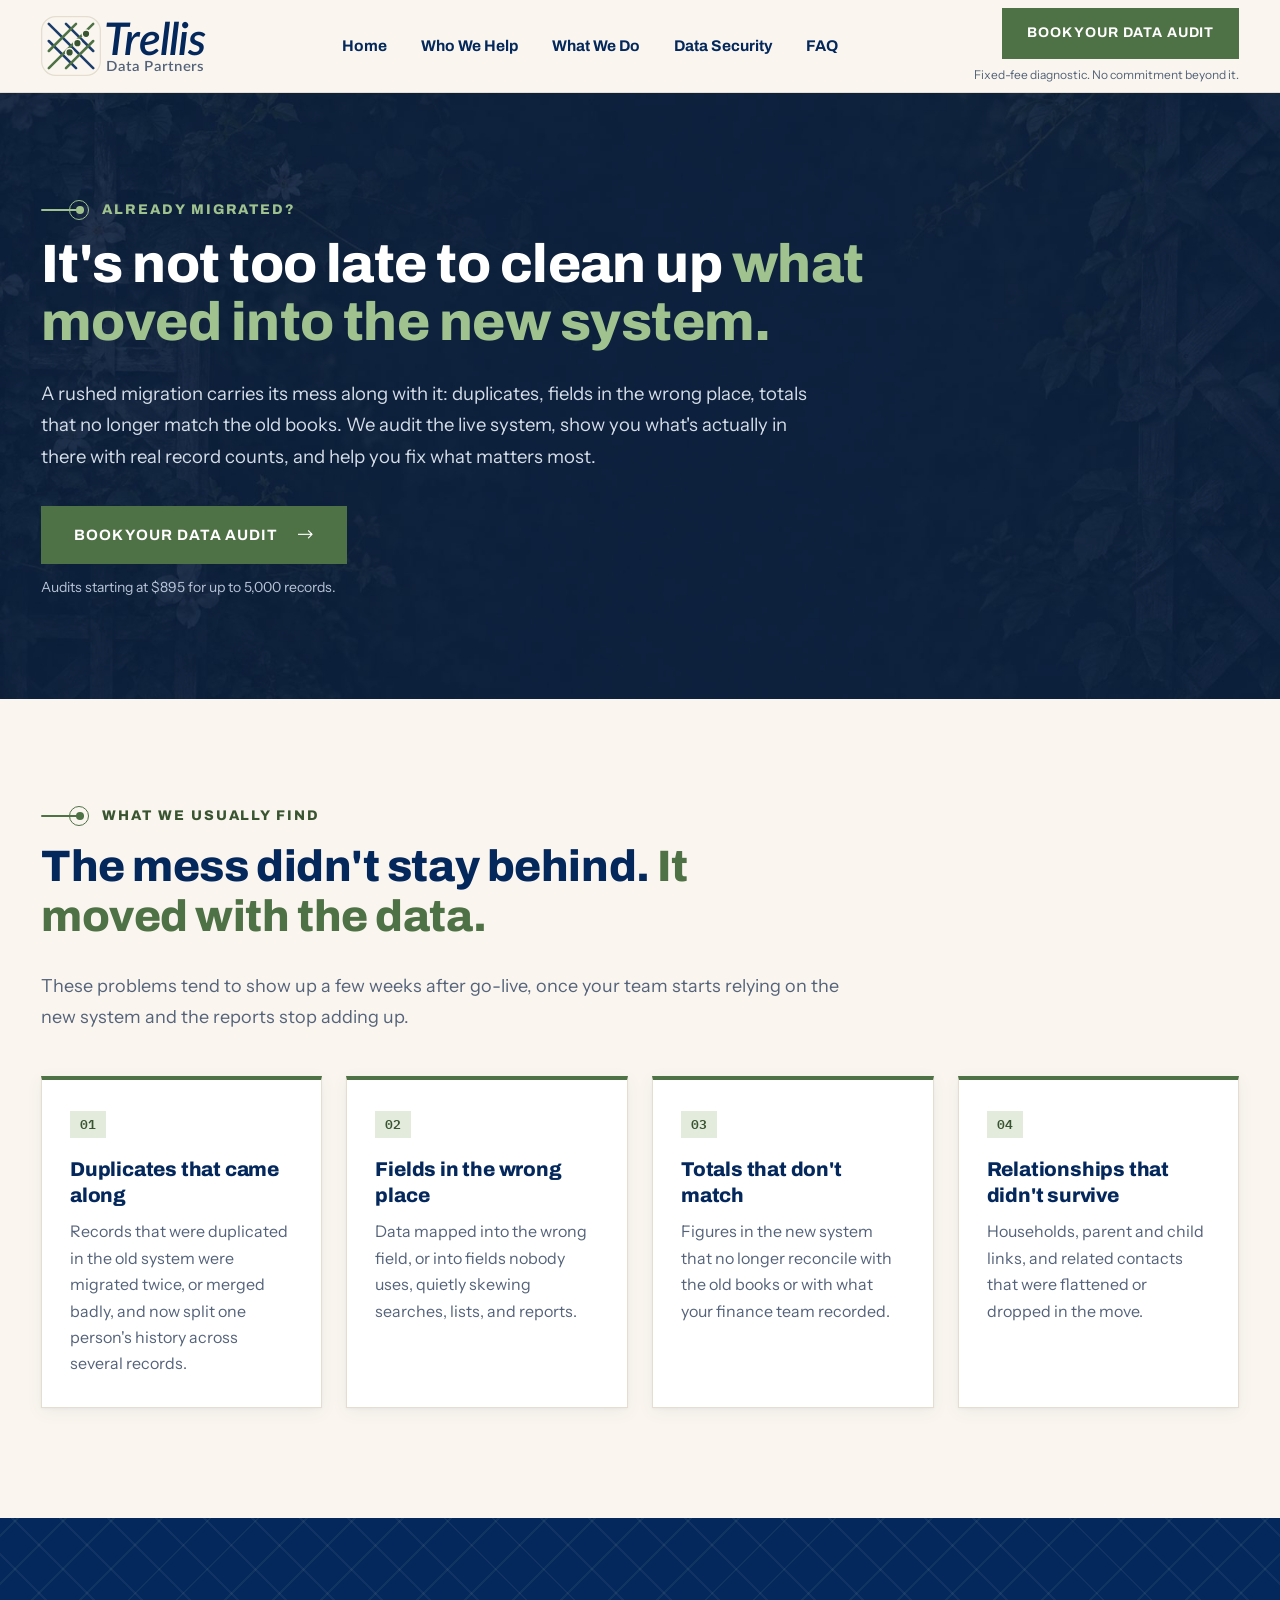
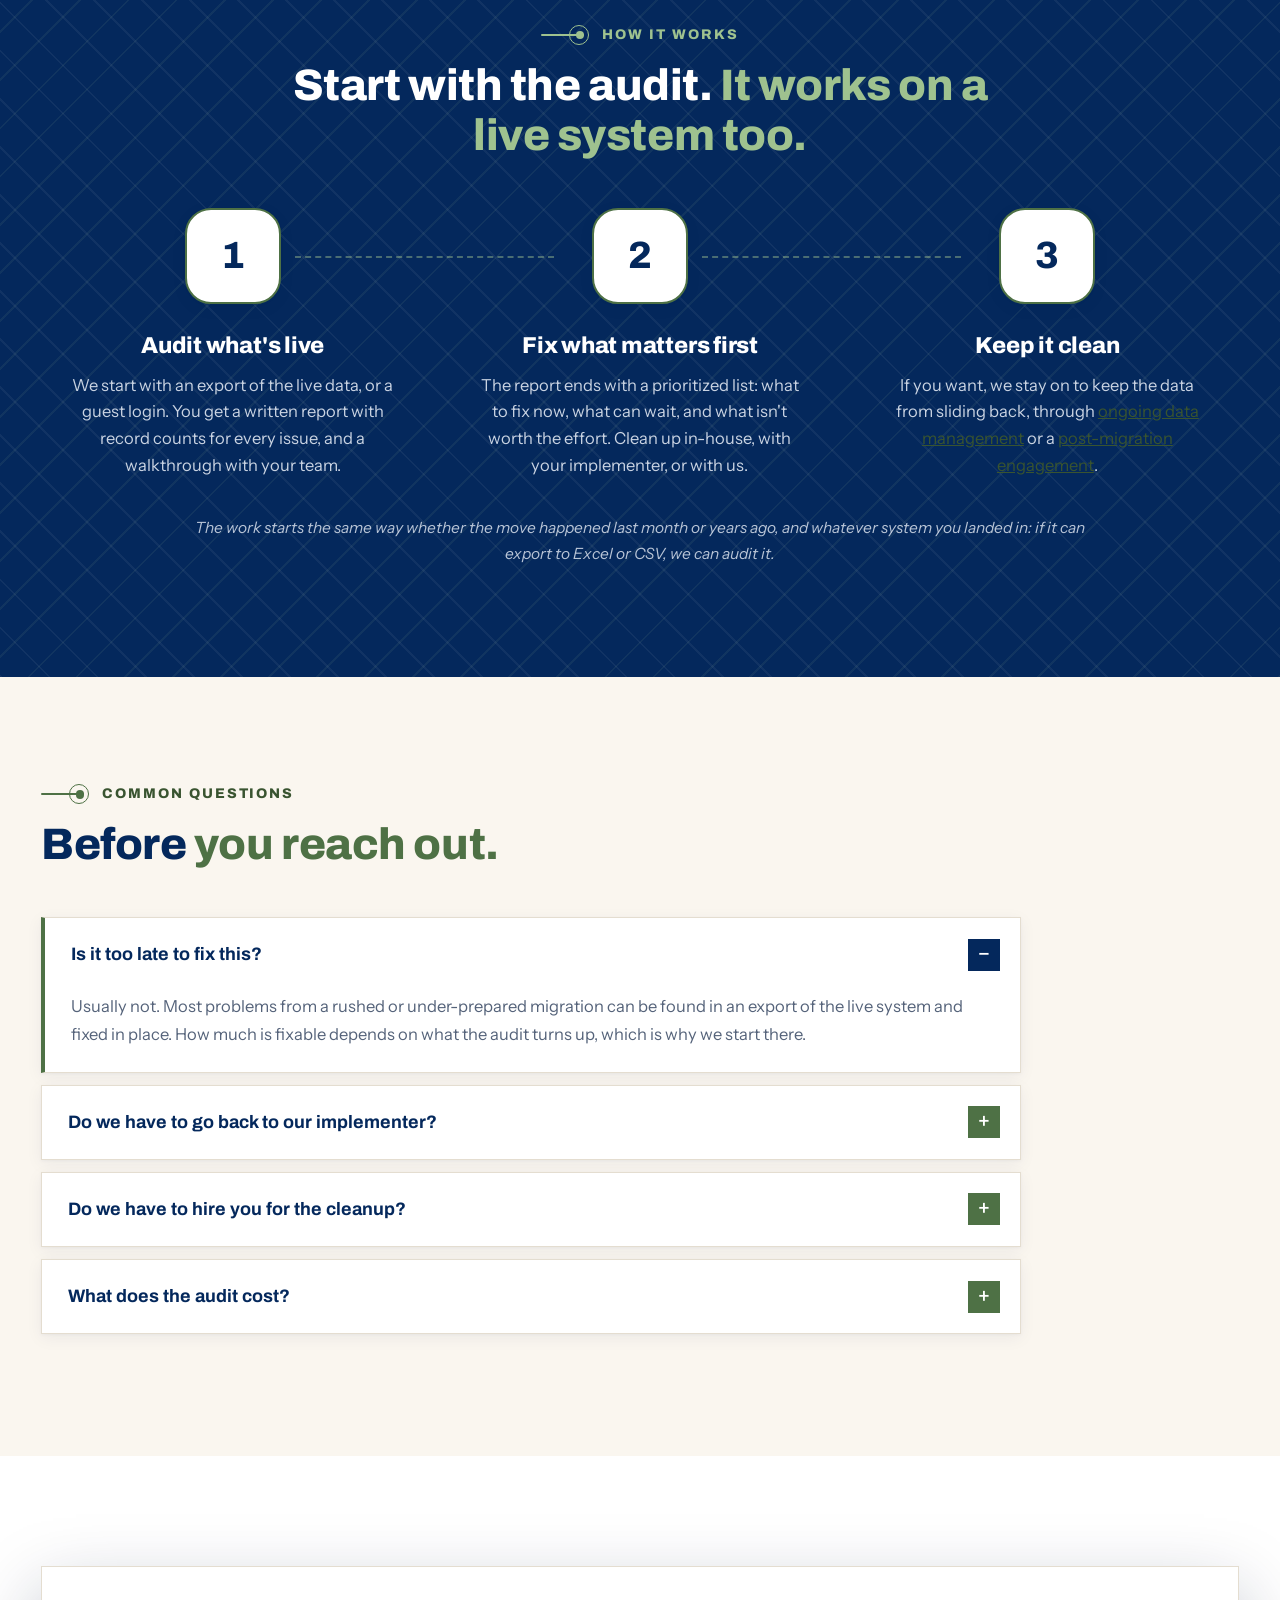
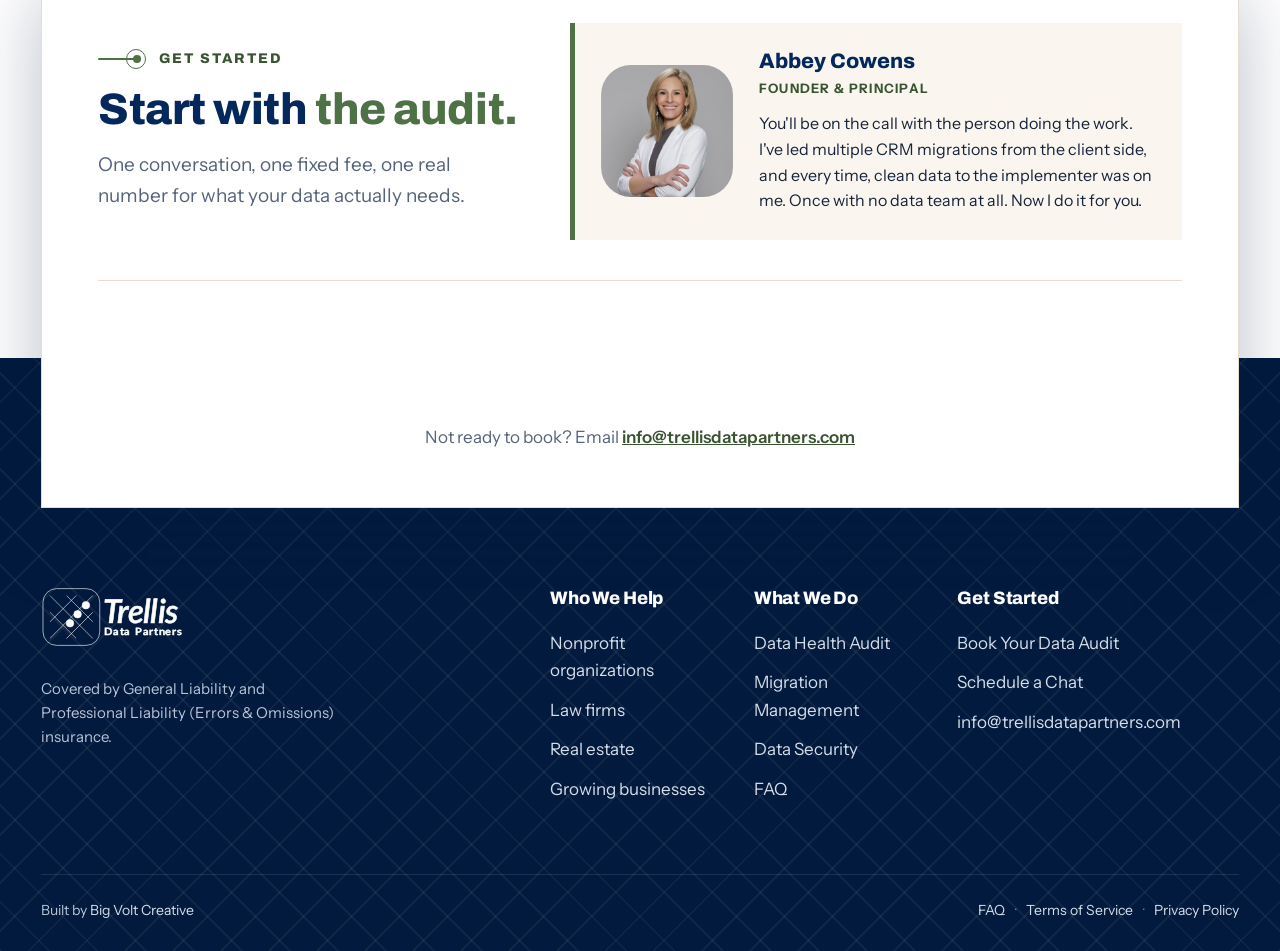
<file: already-migrated/index.html>
<!DOCTYPE html>
<html lang="en">
<head>
<meta charset="UTF-8">
<meta name="viewport" content="width=device-width, initial-scale=1, viewport-fit=cover">
<meta name="theme-color" content="#04285C">
<title>Already Migrated? Fix Dirty Data in Your New CRM | Trellis Data Partners</title>
<meta name="description" content="Moved to a new CRM and the data came along messy? Trellis audits your live system, shows what carried over, and helps you fix it. Audits start at $895.">
<link rel="canonical" href="https://trellisdatapartners.com/already-migrated/">
<meta name="robots" content="index, follow, max-image-preview:large, max-snippet:-1">

<meta property="og:type" content="website">
<meta property="og:site_name" content="Trellis Data Partners">
<meta property="og:url" content="https://trellisdatapartners.com/already-migrated/">
<meta property="og:title" content="Already Migrated? It's Not Too Late to Clean Up the Data">
<meta property="og:description" content="Moved to a new CRM and the data came along messy? We audit your live system and help you fix what carried over.">
<meta property="og:image" content="https://trellisdatapartners.com/images/trellis-social-share.png">
<meta property="og:image:width" content="1200">
<meta property="og:image:height" content="630">
<meta name="twitter:card" content="summary_large_image">
<meta name="twitter:title" content="Already Migrated? It's Not Too Late to Clean Up the Data">
<meta name="twitter:description" content="Moved to a new CRM and the data came along messy? We audit your live system and help you fix what carried over.">
<meta name="twitter:image" content="https://trellisdatapartners.com/images/trellis-social-share.png">
<link rel="icon" type="image/svg+xml" href="../images/favicon.svg">
<link rel="preconnect" href="https://fonts.googleapis.com">
<link rel="preconnect" href="https://fonts.gstatic.com" crossorigin>
<link href="https://fonts.googleapis.com/css2?family=Archivo:wght@700;800;900&family=IBM+Plex+Mono:wght@400;500;600&family=Instrument+Sans:wght@400;500;600&display=swap" rel="stylesheet">
<link rel="stylesheet" href="../assets/css/bootstrap.min.css">
<link rel="stylesheet" href="../assets/icons/iconly.min.css">
<link rel="stylesheet" href="../assets/css/ensurx.css">
<link rel="stylesheet" href="../assets/css/ensurx-media.css">
<link rel="stylesheet" href="../assets/css/trellis.css">
<script type="application/ld+json">
{
  "@context": "https://schema.org",
  "@type": "Service",
  "name": "Post-Migration Data Health Audit",
  "serviceType": "CRM data cleanup after migration",
  "provider": { "@type": "ProfessionalService", "name": "Trellis Data Partners", "url": "https://trellisdatapartners.com/" },
  "description": "An audit of a live CRM or database after a migration, identifying duplicates, misplaced fields, mismatched totals, and broken relationships that carried over, with a prioritized plan to fix them.",
  "areaServed": { "@type": "Country", "name": "United States" },
  "url": "https://trellisdatapartners.com/already-migrated/"
}
</script>
</head>
<body>

<header class="site-header">
  <nav class="navbar navbar-expand-lg">
    <div class="container-fluid">
      <a class="navbar-brand brand-lockup" href="../index.html" aria-label="Trellis Data Partners home">
        <svg class="site-logo" role="img" aria-label="Trellis Data Partners" xmlns="http://www.w3.org/2000/svg" version="1.1" viewBox="0 0 258.07 94">
  <defs>
    <style>
      .tl-main-st0 {
        stroke: #4e7145;
      }
      .tl-main-st0, .tl-main-st1 {
        fill: none;
        stroke-linecap: round;
        stroke-width: 4px;
      }
      .tl-main-st2 {
        fill: #04285c;
        font-family: Lato-SemiboldItalic, Lato;
        font-size: 70.02px;
        font-style: italic;
        letter-spacing: -.02em;
      }
      .tl-main-st2, .tl-main-st3, .tl-main-st4 {
        isolation: isolate;
      }
      .tl-main-st2, .tl-main-st4 {
        font-weight: 600;
      }
      .tl-main-st5 {
        fill: #395430;
        stroke: #faf6ef;
        stroke-width: 2.4px;
      }
      .tl-main-st1 {
        stroke: #04285c;
      }
      .tl-main-st6 {
        fill: #faf6ef;
        stroke: #e4ddd0;
        stroke-width: 2px;
      }
      .tl-main-st7 {
        opacity: .9;
      }
      .tl-main-st4 {
        fill: #55637a;
        font-family: Lato-Semibold, Lato;
        font-size: 22.25px;
        letter-spacing: .06em;
      }
    </style>
  </defs>
  <rect class="tl-main-st6" x="1" y="1" width="92" height="92" rx="22" ry="22"/>
  <g class="tl-main-st7">
    <line class="tl-main-st1" x1="12.22" y1="12.22" x2="81.78" y2="81.78"/>
    <line class="tl-main-st1" x1="12.22" y1="39.15" x2="54.85" y2="81.78"/>
    <line class="tl-main-st1" x1="39.15" y1="12.22" x2="81.78" y2="54.85"/>
  </g>
  <g>
    <line class="tl-main-st0" x1="81.78" y1="12.22" x2="12.22" y2="81.78"/>
    <line class="tl-main-st0" x1="81.78" y1="39.15" x2="39.15" y2="81.78"/>
    <line class="tl-main-st0" x1="54.85" y1="12.22" x2="12.22" y2="54.85"/>
  </g>
  <circle class="tl-main-st5" cx="44.76" cy="57.1" r="6.06"/>
  <circle class="tl-main-st5" cx="57.1" cy="42.51" r="6.06"/>
  <circle class="tl-main-st5" cx="70.56" cy="27.93" r="6.06"/>
  <g class="tl-main-st3">
    <g class="tl-main-st3">
      <text class="tl-main-st2" transform="translate(99.28 61.22)"><tspan x="0" y="0">Trellis</tspan></text>
    </g>
  </g>
  <g class="tl-main-st3">
    <g class="tl-main-st3">
      <text class="tl-main-st4" transform="translate(102.09 86.83) scale(1.03 1)"><tspan x="0" y="0">Data Partners</tspan></text>
    </g>
  </g>
</svg>
      </a>
      <button class="navbar-toggler" type="button" data-bs-toggle="collapse" data-bs-target="#siteNav" aria-controls="siteNav" aria-expanded="false" aria-label="Open menu">
        <span class="navbar-toggler-icon"></span>
      </button>
      <div class="collapse navbar-collapse" id="siteNav">
        <ul class="navbar-nav mx-auto" id="navMenu">
          <li class="nav-item"><a class="nav-link" href="../index.html">Home</a></li>
          <li class="nav-item dropdown">
            <a class="nav-link dropdown-toggle" href="../index.html#industries" role="button" data-bs-toggle="dropdown" aria-expanded="false">Who We Help</a>
            <ul class="dropdown-menu">
              <li><a class="dropdown-item" href="../nonprofit/index.html">Nonprofit organizations</a></li>
              <li><a class="dropdown-item" href="../legal/index.html">Law firms</a></li>
              <li><a class="dropdown-item" href="../real-estate/index.html">Real estate</a></li>
              <li><a class="dropdown-item" href="../business/index.html">Growing businesses</a></li>
            </ul>
          </li>
          <li class="nav-item dropdown">
            <a class="nav-link dropdown-toggle" href="../index.html#services" role="button" data-bs-toggle="dropdown" aria-expanded="false">What We Do</a>
            <ul class="dropdown-menu">
              <li><a class="dropdown-item" href="../index.html#svc-audit">Data Health Audit</a></li>
              <li><a class="dropdown-item" href="../index.html#svc-prep">Data Migration Prep</a></li>
              <li><a class="dropdown-item" href="../migration-management/index.html">Migration Management</a></li>
              <li><a class="dropdown-item" href="../index.html#svc-post">Post-Migration Assistance</a></li>
              <li><a class="dropdown-item" href="../index.html#svc-ongoing">Ongoing Data Management</a></li>
            </ul>
          </li>
          <li class="nav-item"><a class="nav-link" href="../security/index.html">Data Security</a></li>
          <li class="nav-item"><a class="nav-link" href="../faq/index.html">FAQ</a></li>
        </ul>
        <div class="nav-cta">
          <a class="common_btn" href="../contact/index.html">Book Your Data Audit</a>
          <span class="btn-note">Fixed-fee diagnostic. No commitment beyond it.</span>
        </div>
      </div>
    </div>
  </nav>
</header>

<main>

<section class="page-banner band-photo on-dark">
  <div class="container-fluid">
        <div class="common_heading">
          <div class="title_style"><span></span><p>Already migrated?</p></div>
          <h1>It's not too late to clean up <span>what moved into the new system.</span></h1>
        </div>
        <p class="banner-lede">A rushed migration carries its mess along with it: duplicates, fields in the wrong place, totals that no longer match the old books. We audit the live system, show you what's actually in there with real record counts, and help you fix what matters most.</p>
        <a class="common_btn" href="../contact/index.html">Book Your Data Audit <i class="ensurx-arrow-right"></i></a>
        <span class="btn-note">Audits starting at $895 for up to 5,000 records.</span>
  </div>
</section>

<section id="found" class="section section-cream">
  <div class="container-fluid">
        <div class="common_heading">
          <div class="title_style"><span></span><p>What we usually find</p></div>
          <h2>The mess didn't stay behind. <span>It moved with the data.</span></h2>
        </div>
        <p class="section-intro">These problems tend to show up a few weeks after go-live, once your team starts relying on the new system and the reports stop adding up.</p>
        <div class="row g-4">
          <div class="col-md-6 col-xl-3"><div class="pt-card"><span class="pt-idx">01</span><h3>Duplicates that came along</h3><p>Records that were duplicated in the old system were migrated twice, or merged badly, and now split one person's history across several records.</p></div></div>
          <div class="col-md-6 col-xl-3"><div class="pt-card"><span class="pt-idx">02</span><h3>Fields in the wrong place</h3><p>Data mapped into the wrong field, or into fields nobody uses, quietly skewing searches, lists, and reports.</p></div></div>
          <div class="col-md-6 col-xl-3"><div class="pt-card"><span class="pt-idx">03</span><h3>Totals that don't match</h3><p>Figures in the new system that no longer reconcile with the old books or with what your finance team recorded.</p></div></div>
          <div class="col-md-6 col-xl-3"><div class="pt-card"><span class="pt-idx">04</span><h3>Relationships that didn't survive</h3><p>Households, parent and child links, and related contacts that were flattened or dropped in the move.</p></div></div>
        </div>
  </div>
</section>

<section id="process" class="section band-dark on-dark">
  <div class="container-fluid">
    <div class="common_heading text-center">
      <div class="title_style"><span></span><h3>How it works</h3></div>
      <h2>Start with the audit. <span>It works on a live system too.</span></h2>
    </div>
    <div class="row gy-5 process-row">
      <div class="col-md-4">
        <div class="process-step">
          <div class="process-num">1</div>
          <h3>Audit what's live</h3>
          <p>We start with an export of the live data, or a guest login. You get a written report with record counts for every issue, and a walkthrough with your team.</p>
        </div>
      </div>
      <div class="col-md-4">
        <div class="process-step">
          <div class="process-num">2</div>
          <h3>Fix what matters first</h3>
          <p>The report ends with a prioritized list: what to fix now, what can wait, and what isn't worth the effort. Clean up in-house, with your implementer, or with us.</p>
        </div>
      </div>
      <div class="col-md-4">
        <div class="process-step">
          <div class="process-num">3</div>
          <h3>Keep it clean</h3>
          <p>If you want, we stay on to keep the data from sliding back, through <a href="../index.html#svc-ongoing">ongoing data management</a> or a <a href="../index.html#svc-post">post-migration engagement</a>.</p>
        </div>
      </div>
    </div>
    <p class="fine-note text-center" style="margin-left:auto;margin-right:auto;">The work starts the same way whether the move happened last month or years ago, and whatever system you landed in: if it can export to Excel or CSV, we can audit it.</p>
  </div>
</section>

<section id="questions" class="section section-cream">
  <div class="container-fluid">
        <div class="common_heading">
          <div class="title_style"><span></span><p>Common questions</p></div>
          <h2>Before <span>you reach out.</span></h2>
        </div>
        <div class="t-faq">
          <details open><summary>Is it too late to fix this?</summary><p>Usually not. Most problems from a rushed or under-prepared migration can be found in an export of the live system and fixed in place. How much is fixable depends on what the audit turns up, which is why we start there.</p></details>
          <details><summary>Do we have to go back to our implementer?</summary><p>No. The audit gives you an independent view of your data. If your implementer needs to change something in the build, the report includes a technical section they can work from, and they're welcome to join the walkthrough.</p></details>
          <details><summary>Do we have to hire you for the cleanup?</summary><p>No. The audit is a standalone deliverable and the report is yours to keep. You can use it to clean up in-house, hand it to your implementer, or work with someone else.</p></details>
          <details><summary>What does the audit cost?</summary><p>A flat fee based on the size of your database. Audits start at $895 for up to 5,000 records.</p></details>
        </div>
  </div>
</section>

<section id="contact" class="cta-section">
  <div class="container-fluid">
    <div class="cta-card">
      <div class="row g-4 g-lg-5 align-items-center">
        <div class="col-lg-5">
          <div class="common_heading mb-3">
            <div class="title_style"><span></span><h3>Get started</h3></div>
            <h2>Start with <span>the audit.</span></h2>
          </div>
          <p class="sub">One conversation, one fixed fee, one real number for what your data actually needs.</p>
        </div>
        <div class="col-lg-7">
          <div class="who" id="whoBlock">
            <div class="photo"><img src="../images/abbey.jpg" alt="Abbey" onerror="document.getElementById('whoBlock').classList.add('no-photo')"></div>
            <div class="who-text">
              <div class="who-name">Abbey Cowens</div>
              <div class="who-title">Founder &amp; Principal</div>
              <p>You'll be on the call with the person doing the work. I've led multiple CRM migrations from the client side, and every time, clean data to the implementer was on me. Once with no data team at all. Now I do it for you.</p>
            </div>
          </div>
        </div>
      </div>
      <div class="cal-wrap">
        <div id="my-cal-inline"></div>
      </div>
      <p class="contact-alt">Not ready to book? Email <a href="mailto:info@trellisdatapartners.com">info@trellisdatapartners.com</a></p>
    </div>
  </div>
</section>

</main>

<footer class="site-footer">
  <div class="container-fluid">
    <div class="row gy-5">
      <div class="col-lg-4 footer-brand">
        <a class="brand-lockup" href="../index.html" aria-label="Trellis Data Partners home">
          <svg class="site-logo" role="img" aria-label="Trellis Data Partners" xmlns="http://www.w3.org/2000/svg" version="1.1" viewBox="0 0 223.25 94">
  <defs>
    <style>
      .tl-white-st0 {
        font-family: Lato-Semibold, Lato;
        font-size: 17px;
        letter-spacing: .06em;
      }
      .tl-white-st0, .tl-white-st1, .tl-white-st2, .tl-white-st3 {
        stroke: #fff;
        stroke-miterlimit: 10;
      }
      .tl-white-st0, .tl-white-st1, .tl-white-st3 {
        fill: #fff;
      }
      .tl-white-st0, .tl-white-st3 {
        font-weight: 600;
      }
      .tl-white-st2 {
        fill: none;
      }
      .tl-white-st4 {
        isolation: isolate;
      }
      .tl-white-st3 {
        font-family: Lato-SemiboldItalic, Lato;
        font-size: 53.51px;
        font-style: italic;
        letter-spacing: -.02em;
      }
      .tl-white-st5 {
        opacity: .9;
      }
    </style>
  </defs>
  <rect class="tl-white-st2" x="3.23" y="1" width="92" height="92" rx="22" ry="22"/>
  <g class="tl-white-st5">
    <line class="tl-white-st1" x1="14.45" y1="12.22" x2="84.01" y2="81.78"/>
    <line class="tl-white-st1" x1="14.45" y1="39.15" x2="57.08" y2="81.78"/>
    <line class="tl-white-st1" x1="41.38" y1="12.22" x2="84.01" y2="54.85"/>
  </g>
  <g>
    <line class="tl-white-st1" x1="84.01" y1="12.22" x2="14.45" y2="81.78"/>
    <line class="tl-white-st1" x1="84.01" y1="39.15" x2="41.38" y2="81.78"/>
    <line class="tl-white-st1" x1="57.08" y1="12.22" x2="14.45" y2="54.85"/>
  </g>
  <circle class="tl-white-st1" cx="46.99" cy="57.1" r="6.06"/>
  <circle class="tl-white-st1" cx="59.33" cy="42.51" r="6.06"/>
  <circle class="tl-white-st1" cx="72.79" cy="27.93" r="6.06"/>
  <g class="tl-white-st4">
    <text class="tl-white-st3" transform="translate(100.23 57.04)"><tspan x="0" y="0">Trellis</tspan></text>
  </g>
  <g class="tl-white-st4">
    <text class="tl-white-st0" transform="translate(102.38 76.61) scale(1.03 1)"><tspan x="0" y="0">Data Partners</tspan></text>
  </g>
</svg>
        </a>
        <p>Covered by General Liability and Professional Liability (Errors &amp; Omissions) insurance.</p>
      </div>
      <div class="col-6 col-lg-2 offset-lg-1">
        <h4>Who We Help</h4>
        <ul>
          <li><a href="../nonprofit/index.html">Nonprofit organizations</a></li>
          <li><a href="../legal/index.html">Law firms</a></li>
          <li><a href="../real-estate/index.html">Real estate</a></li>
          <li><a href="../business/index.html">Growing businesses</a></li>
        </ul>
      </div>
      <div class="col-6 col-lg-2">
        <h4>What We Do</h4>
        <ul>
          <li><a href="../nonprofit/audit/index.html">Data Health Audit</a></li>
          <li><a href="../migration-management/index.html">Migration Management</a></li>
          <li><a href="../security/index.html">Data Security</a></li>
          <li><a href="../faq/index.html">FAQ</a></li>
        </ul>
      </div>
      <div class="col-lg-3">
        <h4>Get Started</h4>
        <ul>
          <li><a href="../index.html#contact">Book Your Data Audit</a></li>
          <li><a href="../contact/index.html">Schedule a Chat</a></li>
          <li><a href="mailto:info@trellisdatapartners.com">info@trellisdatapartners.com</a></li>
        </ul>
      </div>
    </div>
    <div class="footer-bottom">
      <span>Built by <a href="https://bigvoltcreative.com" target="_blank" rel="noopener">Big Volt Creative</a></span>
      <span class="legal"><a href="../faq/index.html">FAQ</a><a href="../terms/index.html">Terms of Service</a><a href="../privacy/index.html">Privacy Policy</a></span>
    </div>
  </div>
</footer>

<script src="../assets/js/bootstrap.bundle.min.js"></script>
<script type="text/javascript">
  (function (C, A, L) {
    let p = function (a, ar) { a.q.push(ar); };
    let d = C.document;
    C.Cal = C.Cal || function () {
      let cal = C.Cal; let ar = arguments;
      if (!cal.loaded) {
        cal.ns = {}; cal.q = cal.q || [];
        d.head.appendChild(d.createElement("script")).src = A;
        cal.loaded = true;
      }
      if (ar[0] === L) {
        const api = function () { p(api, arguments); };
        const namespace = ar[1];
        api.q = api.q || [];
        if (typeof namespace === "string") {
          cal.ns[namespace] = cal.ns[namespace] || api;
          p(cal.ns[namespace], ar);
          p(cal, ["initNamespace", namespace]);
        } else p(cal, ar);
        return;
      }
      p(cal, ar);
    };
  })(window, "https://app.cal.com/embed/embed.js", "init");
  Cal("init", { origin: "https://app.cal.com" });
  Cal("inline", {
    elementOrSelector: "#my-cal-inline",
    calLink: "abbey-trellis",
    config: { theme: "light" }
  });
  Cal("ui", {
    styles: { branding: { brandColor: "#04285C" } },
    hideEventTypeDetails: false
  });
</script>
<script>
  // Close the mobile menu after tapping a link.
  const siteNav = document.getElementById('siteNav');
  siteNav.addEventListener('click', e => {
    const a = e.target.closest('a');
    if (!a || a.matches('[data-bs-toggle]') || !siteNav.classList.contains('show')) return;
    bootstrap.Collapse.getOrCreateInstance(siteNav).hide();
  });
</script>
</body>
</html>
</file>
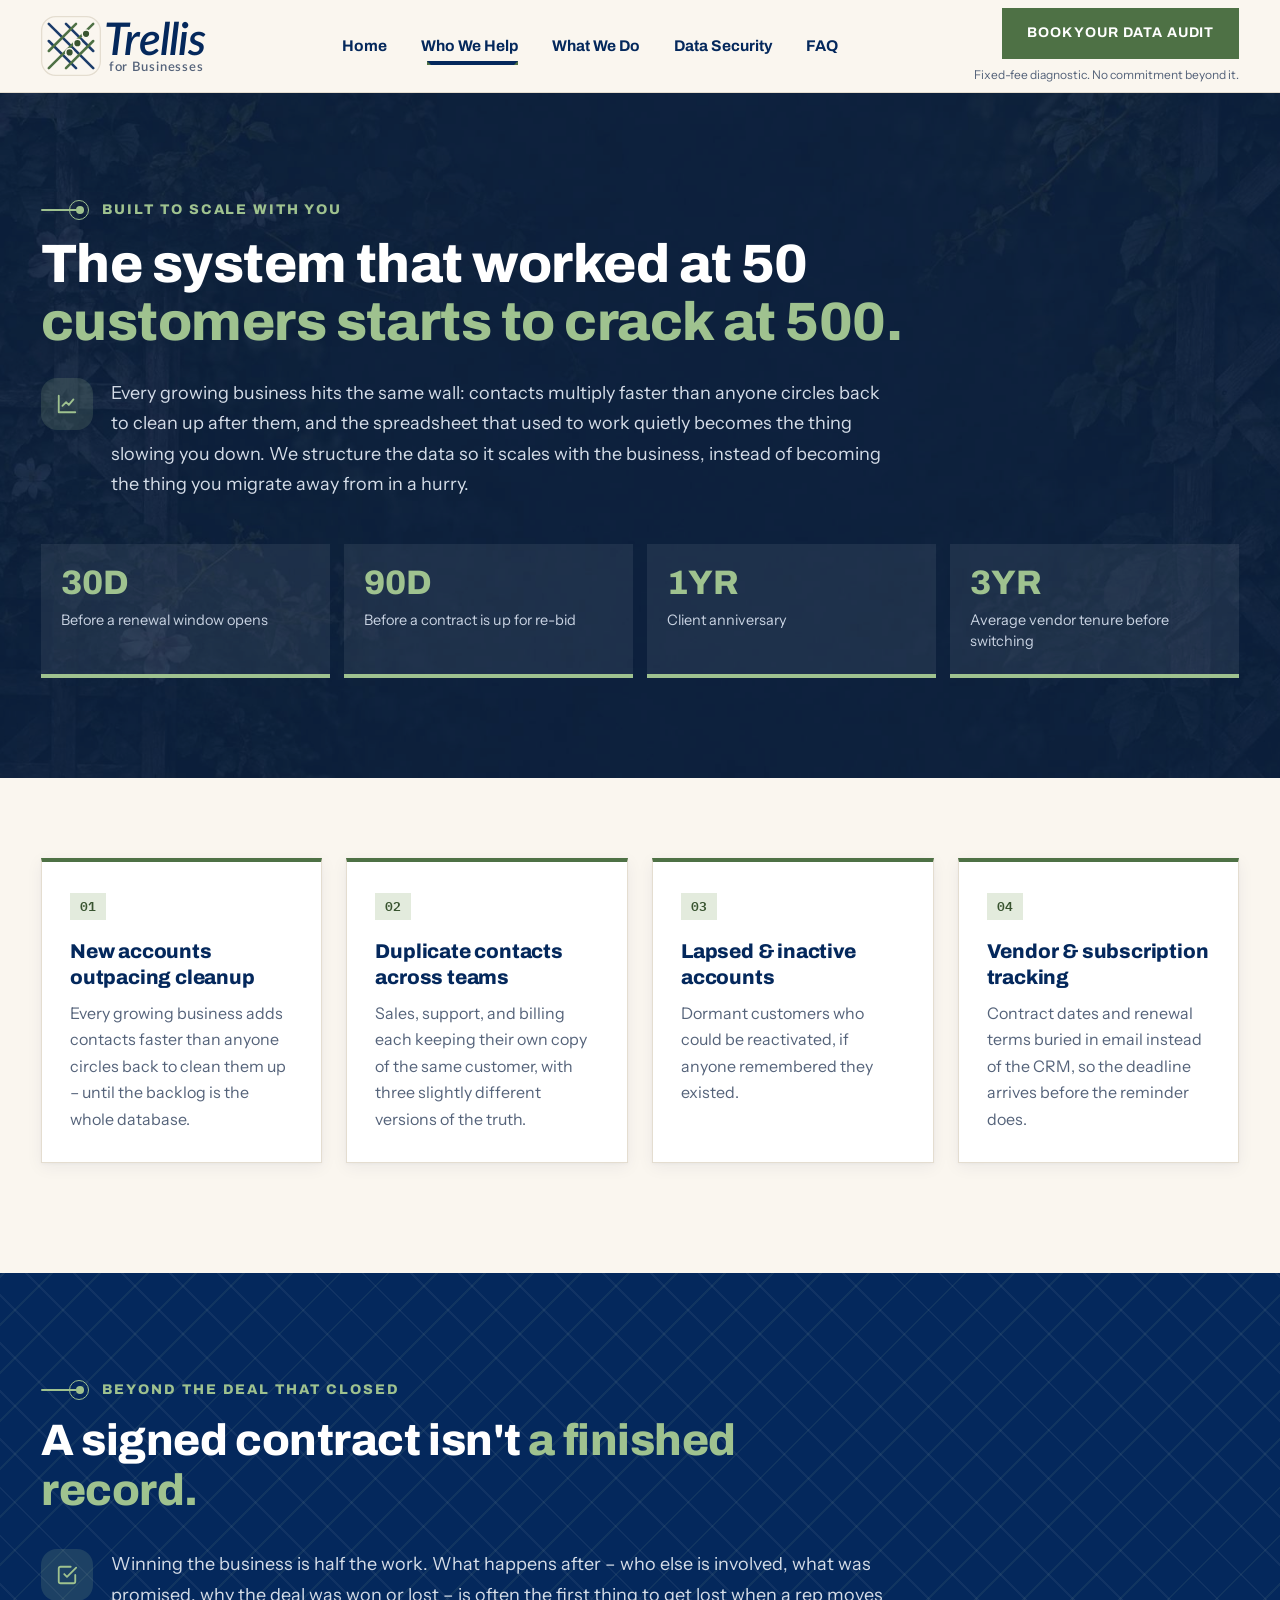
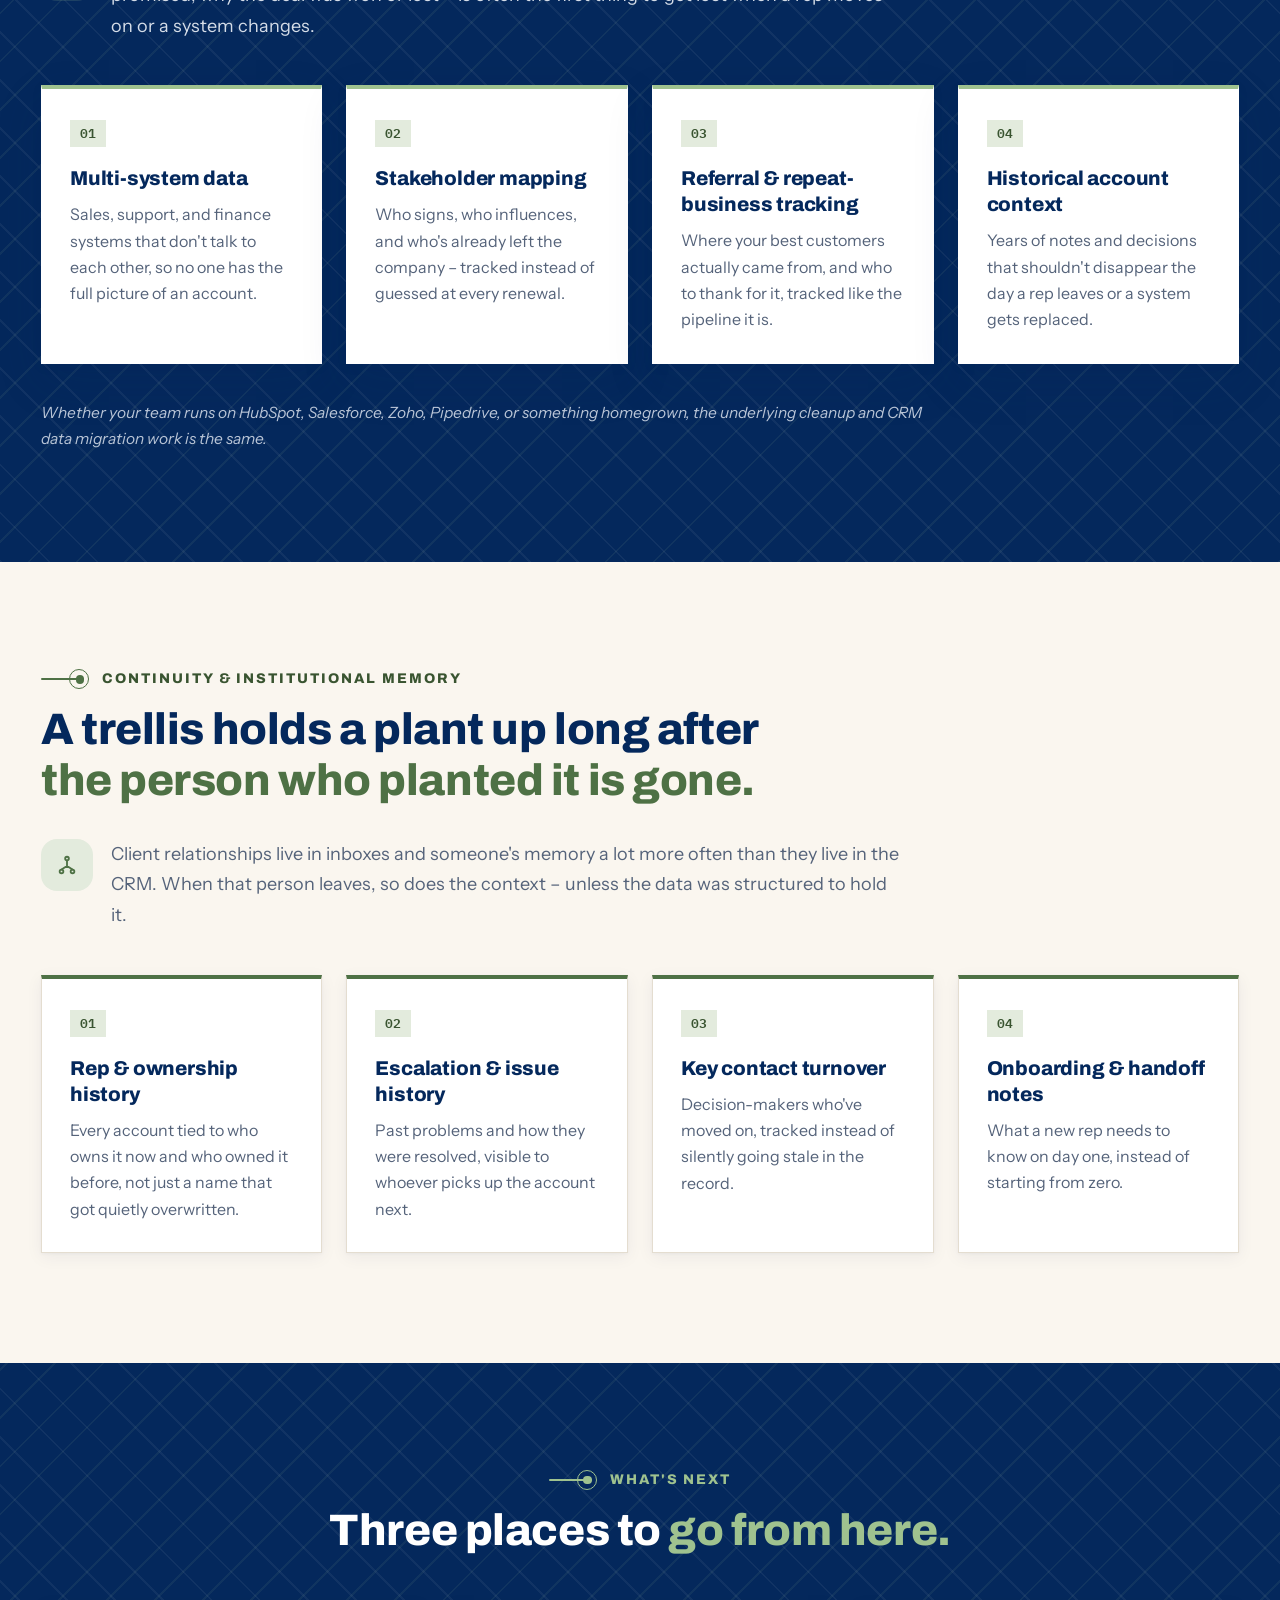
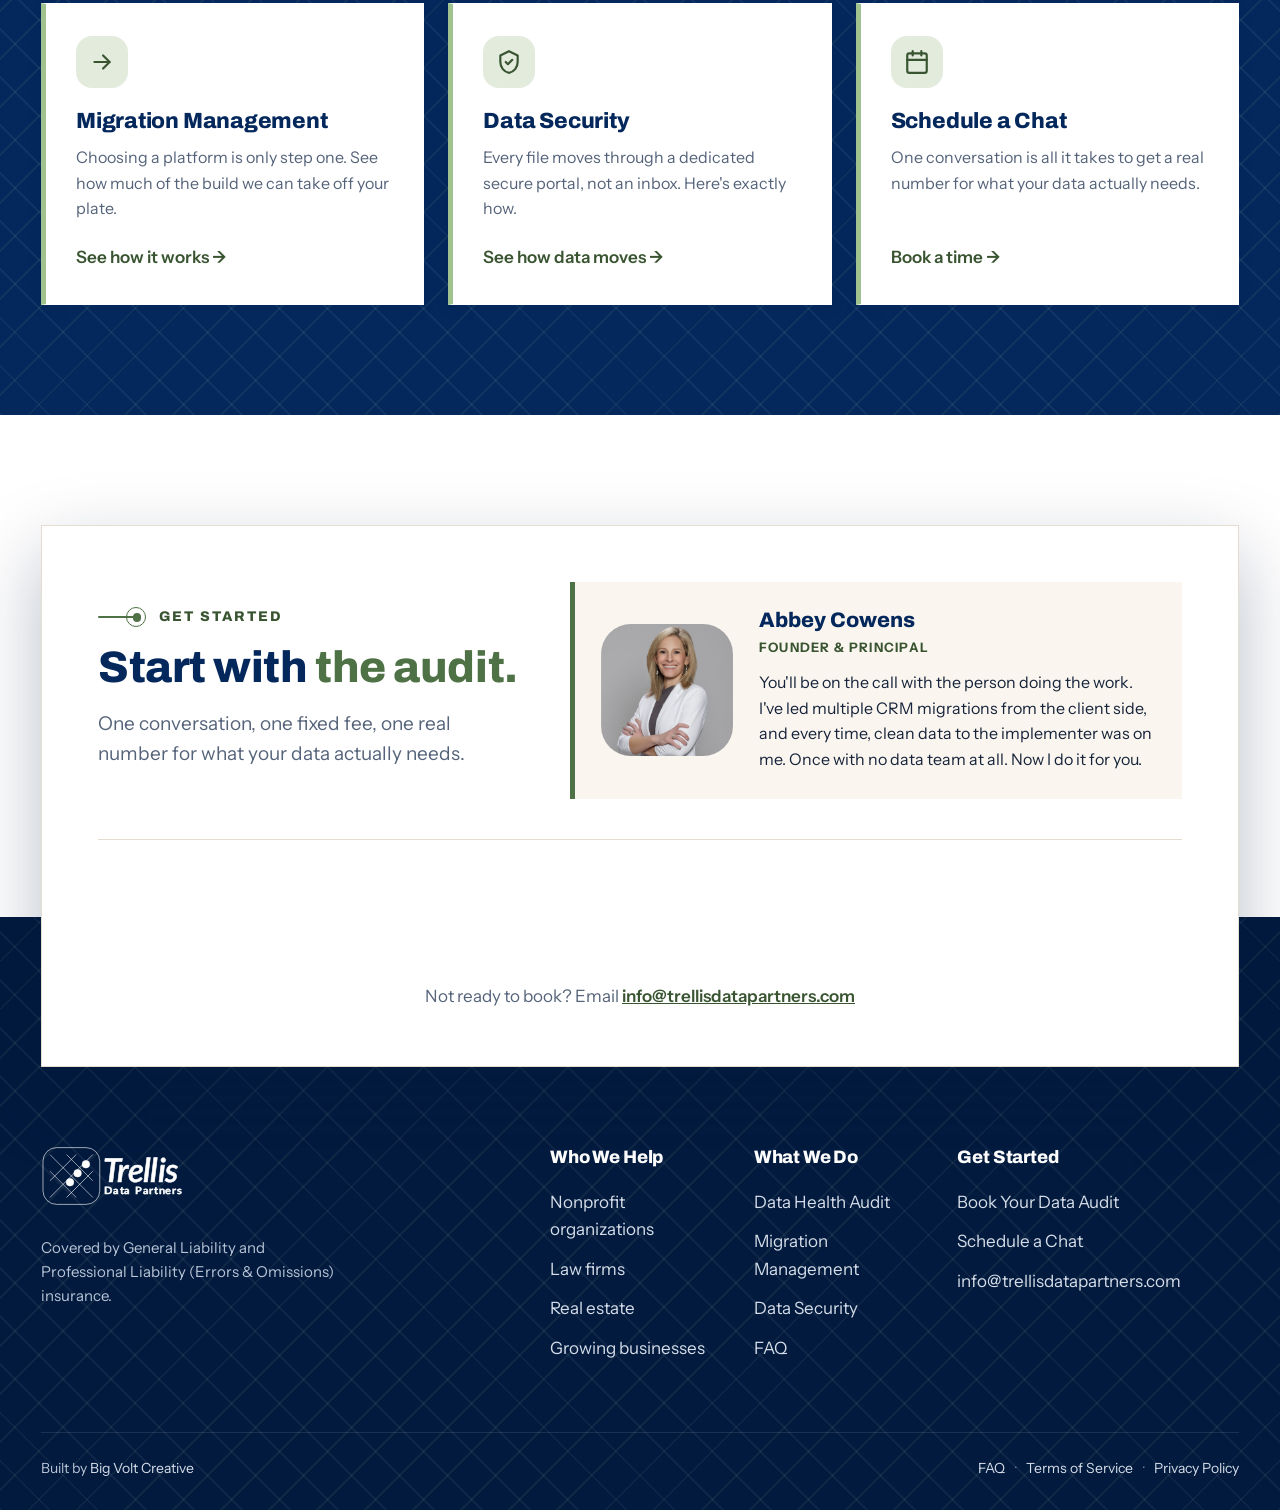
<file: business/index.html>
<!DOCTYPE html>
<html lang="en">
<head>
<meta charset="UTF-8">
<meta name="viewport" content="width=device-width, initial-scale=1, viewport-fit=cover">
<meta name="theme-color" content="#04285C">
<title>Client &amp; Customer Data Cleanup for Growing Businesses | Trellis Data Partners</title>
<meta name="description" content="We consolidate scattered customer, vendor, and prospect data for growing businesses, and structure it so renewals, referrals, and follow-ups surface automatically &ndash; before a CRM migration.">
<link rel="canonical" href="https://trellisdatapartners.com/business/">
<meta name="robots" content="index, follow, max-image-preview:large, max-snippet:-1">

<meta property="og:type" content="website">
<meta property="og:site_name" content="Trellis Data Partners">
<meta property="og:url" content="https://trellisdatapartners.com/business/">
<meta property="og:title" content="Client &amp; Customer Data Cleanup for Growing Businesses">
<meta property="og:description" content="We consolidate scattered customer, vendor, and prospect data for growing businesses, and structure it so renewals and referrals surface automatically.">
<meta property="og:image" content="https://trellisdatapartners.com/images/trellis-social-share.png">
<meta property="og:image:width" content="1200">
<meta property="og:image:height" content="630">
<meta name="twitter:card" content="summary_large_image">
<meta name="twitter:title" content="Client &amp; Customer Data Cleanup for Growing Businesses">
<meta name="twitter:description" content="We consolidate scattered customer, vendor, and prospect data for growing businesses, and structure it so renewals and referrals surface automatically.">
<meta name="twitter:image" content="https://trellisdatapartners.com/images/trellis-social-share.png">
<link rel="icon" type="image/svg+xml" href="../images/favicon.svg">
<link rel="preconnect" href="https://fonts.googleapis.com">
<link rel="preconnect" href="https://fonts.gstatic.com" crossorigin>
<link href="https://fonts.googleapis.com/css2?family=Archivo:wght@700;800;900&family=IBM+Plex+Mono:wght@400;500;600&family=Instrument+Sans:wght@400;500;600&display=swap" rel="stylesheet">
<link rel="stylesheet" href="../assets/css/bootstrap.min.css">
<link rel="stylesheet" href="../assets/icons/iconly.min.css">
<link rel="stylesheet" href="../assets/css/ensurx.css">
<link rel="stylesheet" href="../assets/css/ensurx-media.css">
<link rel="stylesheet" href="../assets/css/trellis.css">
<script type="application/ld+json">
{
  "@context": "https://schema.org",
  "@graph": [
    {
      "@type": "ProfessionalService",
      "@id": "https://trellisdatapartners.com/business/#business",
      "name": "Trellis Data Partners &ndash; Businesses",
      "url": "https://trellisdatapartners.com/business/",
      "email": "info@trellisdatapartners.com",
      "description": "Customer, vendor, and prospect database audits, data consolidation, and CRM migration support for growing businesses of any kind.",
      "areaServed": { "@type": "Country", "name": "United States" },
      "knowsAbout": [
        "Business CRM data cleanup",
        "Customer and vendor data consolidation",
        "Contract and renewal tracking",
        "CRM data migration",
        "Data hygiene"
      ]
    },
    {
      "@type": "Service",
      "name": "Business Data Health Audit",
      "provider": { "@id": "https://trellisdatapartners.com/business/#business" },
      "serviceType": "Customer and prospect database audit",
      "description": "A fixed-fee review of a growing business's customer, vendor, and prospect records that identifies duplicate contacts, missing data, and migration risk before a CRM migration begins."
    }
  ]
}
</script>
</head>
<body>

<header class="site-header">
  <nav class="navbar navbar-expand-lg">
    <div class="container-fluid">
      <a class="navbar-brand brand-lockup" href="../index.html" aria-label="Trellis Data Partners home">
        <svg class="site-logo" role="img" aria-label="Trellis for Businesses" xmlns="http://www.w3.org/2000/svg" version="1.1" viewBox="0 0 258.07 94">
  <defs>
    <style>
      .tl-biz-st0 {
        stroke: #4e7145;
      }
      .tl-biz-st0, .tl-biz-st1 {
        fill: none;
        stroke-linecap: round;
        stroke-width: 4px;
      }
      .tl-biz-st2 {
        fill: #04285c;
        font-family: Lato-SemiboldItalic, Lato;
        font-size: 70.02px;
        font-style: italic;
        letter-spacing: -.02em;
      }
      .tl-biz-st2, .tl-biz-st3, .tl-biz-st4 {
        isolation: isolate;
      }
      .tl-biz-st2, .tl-biz-st4 {
        font-weight: 600;
      }
      .tl-biz-st5 {
        fill: #395430;
        stroke: #faf6ef;
        stroke-width: 2.4px;
      }
      .tl-biz-st1 {
        stroke: #04285c;
      }
      .tl-biz-st6 {
        fill: #faf6ef;
        stroke: #e4ddd0;
        stroke-width: 2px;
      }
      .tl-biz-st4 {
        fill: #55637a;
        font-family: Lato-Semibold, Lato;
        font-size: 20px;
        letter-spacing: .06em;
      }
      .tl-biz-st7 {
        opacity: .9;
      }
    </style>
  </defs>
  <rect class="tl-biz-st6" x="1" y="1" width="92" height="92" rx="22" ry="22"/>
  <g class="tl-biz-st7">
    <line class="tl-biz-st1" x1="12.22" y1="12.22" x2="81.78" y2="81.78"/>
    <line class="tl-biz-st1" x1="12.22" y1="39.15" x2="54.85" y2="81.78"/>
    <line class="tl-biz-st1" x1="39.15" y1="12.22" x2="81.78" y2="54.85"/>
  </g>
  <g>
    <line class="tl-biz-st0" x1="81.78" y1="12.22" x2="12.22" y2="81.78"/>
    <line class="tl-biz-st0" x1="81.78" y1="39.15" x2="39.15" y2="81.78"/>
    <line class="tl-biz-st0" x1="54.85" y1="12.22" x2="12.22" y2="54.85"/>
  </g>
  <circle class="tl-biz-st5" cx="44.76" cy="57.1" r="6.06"/>
  <circle class="tl-biz-st5" cx="57.1" cy="42.51" r="6.06"/>
  <circle class="tl-biz-st5" cx="70.56" cy="27.93" r="6.06"/>
  <g class="tl-biz-st3">
    <g class="tl-biz-st3">
      <text class="tl-biz-st2" transform="translate(99.28 61.22)"><tspan x="0" y="0">Trellis</tspan></text>
    </g>
  </g>
  <g class="tl-biz-st3">
    <g class="tl-biz-st3">
      <text class="tl-biz-st4" transform="translate(106.09 86.83) scale(1.03 1)"><tspan x="0" y="0">for Businesses</tspan></text>
    </g>
  </g>
</svg>
      </a>
      <button class="navbar-toggler" type="button" data-bs-toggle="collapse" data-bs-target="#siteNav" aria-controls="siteNav" aria-expanded="false" aria-label="Open menu">
        <span class="navbar-toggler-icon"></span>
      </button>
      <div class="collapse navbar-collapse" id="siteNav">
        <ul class="navbar-nav mx-auto" id="navMenu">
          <li class="nav-item"><a class="nav-link" href="../index.html">Home</a></li>
          <li class="nav-item dropdown">
            <a class="nav-link dropdown-toggle active" href="../index.html#industries" role="button" data-bs-toggle="dropdown" aria-expanded="false">Who We Help</a>
            <ul class="dropdown-menu">
              <li><a class="dropdown-item" href="../nonprofit/index.html">Nonprofit organizations</a></li>
              <li><a class="dropdown-item" href="../legal/index.html">Law firms</a></li>
              <li><a class="dropdown-item" href="../real-estate/index.html">Real estate</a></li>
              <li><a class="dropdown-item" href="../business/index.html">Growing businesses</a></li>
            </ul>
          </li>
          <li class="nav-item dropdown">
            <a class="nav-link dropdown-toggle" href="../index.html#services" role="button" data-bs-toggle="dropdown" aria-expanded="false">What We Do</a>
            <ul class="dropdown-menu">
              <li><a class="dropdown-item" href="../index.html#svc-audit">Data Health Audit</a></li>
              <li><a class="dropdown-item" href="../index.html#svc-prep">Data Migration Prep</a></li>
              <li><a class="dropdown-item" href="../migration-management/index.html">Migration Management</a></li>
              <li><a class="dropdown-item" href="../index.html#svc-post">Post-Migration Assistance</a></li>
              <li><a class="dropdown-item" href="../index.html#svc-ongoing">Ongoing Data Management</a></li>
            </ul>
          </li>
          <li class="nav-item"><a class="nav-link" href="../security/index.html">Data Security</a></li>
          <li class="nav-item"><a class="nav-link" href="../faq/index.html">FAQ</a></li>
        </ul>
        <div class="nav-cta">
          <a class="common_btn" href="#contact">Book Your Data Audit</a>
          <span class="btn-note">Fixed-fee diagnostic. No commitment beyond it.</span>
        </div>
      </div>
    </div>
  </nav>
</header>

<main>

<section id="milestones" class="page-banner band-photo on-dark">
  <div class="container-fluid">
        <div class="common_heading">
          <div class="title_style"><span></span><p>Built to scale with you</p></div>
          <h1>The system that worked at 50 <span>customers starts to crack at 500.</span></h1>
        </div>
        <div class="lede-icon"><span class="ico"><svg fill="none" height="22" stroke="#4E7145" stroke-linecap="round" stroke-linejoin="round" stroke-width="2" viewbox="0 0 24 24" width="22"><path d="M3 3v18h18"></path><path d="M7 14l4-4 3 3 5-6"></path></svg></span><p>Every growing business hits the same wall: contacts multiply faster than anyone circles back to clean up after them, and the spreadsheet that used to work quietly becomes the thing slowing you down. We structure the data so it scales with the business, instead of becoming the thing you migrate away from in a hurry.</p></div>
        <div class="stat-strip" aria-label="Time-based triggers">
          <div class="stat"><span class="num">30D</span><span class="lbl">Before a renewal window opens</span></div>
          <div class="stat"><span class="num">90D</span><span class="lbl">Before a contract is up for re-bid</span></div>
          <div class="stat"><span class="num">1YR</span><span class="lbl">Client anniversary</span></div>
          <div class="stat"><span class="num">3YR</span><span class="lbl">Average vendor tenure before switching</span></div>
        </div>
  </div>
</section>

<section class="section section-cream pull-up">
  <div class="container-fluid">
        <div class="row g-4">
          <div class="col-md-6 col-xl-3"><div class="pt-card"><span class="pt-idx">01</span><h3>New accounts outpacing cleanup</h3><p>Every growing business adds contacts faster than anyone circles back to clean them up &ndash; until the backlog is the whole database.</p></div></div>
          <div class="col-md-6 col-xl-3"><div class="pt-card"><span class="pt-idx">02</span><h3>Duplicate contacts across teams</h3><p>Sales, support, and billing each keeping their own copy of the same customer, with three slightly different versions of the truth.</p></div></div>
          <div class="col-md-6 col-xl-3"><div class="pt-card"><span class="pt-idx">03</span><h3>Lapsed &amp; inactive accounts</h3><p>Dormant customers who could be reactivated, if anyone remembered they existed.</p></div></div>
          <div class="col-md-6 col-xl-3"><div class="pt-card"><span class="pt-idx">04</span><h3>Vendor &amp; subscription tracking</h3><p>Contract dates and renewal terms buried in email instead of the CRM, so the deadline arrives before the reminder does.</p></div></div>
        </div>
  </div>
</section>

<section id="full-picture" class="section band-dark on-dark">
  <div class="container-fluid">
        <div class="common_heading">
          <div class="title_style"><span></span><p>Beyond the deal that closed</p></div>
          <h2>A signed contract isn't <span>a finished record.</span></h2>
        </div>
        <div class="lede-icon"><span class="ico"><svg fill="none" height="22" stroke="#4E7145" stroke-linecap="round" stroke-linejoin="round" stroke-width="2" viewbox="0 0 24 24" width="22"><path d="M9 11l3 3L22 4"></path><path d="M21 12v7a2 2 0 0 1-2 2H5a2 2 0 0 1-2-2V5a2 2 0 0 1 2-2h11"></path></svg></span><p>Winning the business is half the work. What happens after &ndash; who else is involved, what was promised, why the deal was won or lost &ndash; is often the first thing to get lost when a rep moves on or a system changes.</p></div>
        <div class="row g-4">
          <div class="col-md-6 col-xl-3"><div class="pt-card"><span class="pt-idx">01</span><h3>Multi-system data</h3><p>Sales, support, and finance systems that don't talk to each other, so no one has the full picture of an account.</p></div></div>
          <div class="col-md-6 col-xl-3"><div class="pt-card"><span class="pt-idx">02</span><h3>Stakeholder mapping</h3><p>Who signs, who influences, and who's already left the company &ndash; tracked instead of guessed at every renewal.</p></div></div>
          <div class="col-md-6 col-xl-3"><div class="pt-card"><span class="pt-idx">03</span><h3>Referral &amp; repeat-business tracking</h3><p>Where your best customers actually came from, and who to thank for it, tracked like the pipeline it is.</p></div></div>
          <div class="col-md-6 col-xl-3"><div class="pt-card"><span class="pt-idx">04</span><h3>Historical account context</h3><p>Years of notes and decisions that shouldn't disappear the day a rep leaves or a system gets replaced.</p></div></div>
        </div>
        <p class="fine-note">Whether your team runs on HubSpot, Salesforce, Zoho, Pipedrive, or something homegrown, the underlying cleanup and CRM data migration work is the same.</p>
  </div>
</section>

<section id="continuity" class="section section-cream">
  <div class="container-fluid">
        <div class="common_heading">
          <div class="title_style"><span></span><p>Continuity &amp; institutional memory</p></div>
          <h2>A trellis holds a plant up long after <span>the person who planted it is gone.</span></h2>
        </div>
        <div class="lede-icon"><span class="ico"><svg fill="none" height="22" stroke="#4E7145" stroke-linecap="round" stroke-linejoin="round" stroke-width="2" viewbox="0 0 24 24" width="22"><circle cx="12" cy="5" r="2"></circle><circle cx="6" cy="19" r="2"></circle><circle cx="18" cy="19" r="2"></circle><path d="M12 7v6M12 13l-6 4M12 13l6 4"></path></svg></span><p>Client relationships live in inboxes and someone's memory a lot more often than they live in the CRM. When that person leaves, so does the context &ndash; unless the data was structured to hold it.</p></div>
        <div class="row g-4">
          <div class="col-md-6 col-xl-3"><div class="pt-card"><span class="pt-idx">01</span><h3>Rep &amp; ownership history</h3><p>Every account tied to who owns it now and who owned it before, not just a name that got quietly overwritten.</p></div></div>
          <div class="col-md-6 col-xl-3"><div class="pt-card"><span class="pt-idx">02</span><h3>Escalation &amp; issue history</h3><p>Past problems and how they were resolved, visible to whoever picks up the account next.</p></div></div>
          <div class="col-md-6 col-xl-3"><div class="pt-card"><span class="pt-idx">03</span><h3>Key contact turnover</h3><p>Decision-makers who've moved on, tracked instead of silently going stale in the record.</p></div></div>
          <div class="col-md-6 col-xl-3"><div class="pt-card"><span class="pt-idx">04</span><h3>Onboarding &amp; handoff notes</h3><p>What a new rep needs to know on day one, instead of starting from zero.</p></div></div>
        </div>
  </div>
</section>

<section id="whats-next" class="section band-dark on-dark">
  <div class="container-fluid">
        <div class="common_heading text-center">
          <div class="title_style"><span></span><p>What's next</p></div>
          <h2>Three places to <span>go from here.</span></h2>
        </div>
        <div class="row g-4">
          <div class="col-lg-4"><a class="next-card" href="../migration-management/index.html">
            <span class="next-icon"><svg fill="none" height="26" stroke="currentColor" stroke-linecap="round" stroke-linejoin="round" stroke-width="2" viewbox="0 0 24 24" width="26"><path d="M5 12h14"></path><path d="M13 6l6 6-6 6"></path></svg></span>
            <h3>Migration Management</h3>
            <p>Choosing a platform is only step one. See how much of the build we can take off your plate.</p>
            <span class="arrow-link">See how it works &rarr;</span>
          </a></div>
          <div class="col-lg-4"><a class="next-card" href="../security/index.html">
            <span class="next-icon"><svg fill="none" height="26" stroke="currentColor" stroke-linecap="round" stroke-linejoin="round" stroke-width="2" viewbox="0 0 24 24" width="26"><path d="M12 2 4 6v6c0 5 3.4 9.2 8 10 4.6-.8 8-5 8-10V6z"></path><path d="m9 12 2 2 4-4"></path></svg></span>
            <h3>Data Security</h3>
            <p>Every file moves through a dedicated secure portal, not an inbox. Here's exactly how.</p>
            <span class="arrow-link">See how data moves &rarr;</span>
          </a></div>
          <div class="col-lg-4"><a class="next-card" href="../contact/index.html">
            <span class="next-icon"><svg fill="none" height="26" stroke="currentColor" stroke-linecap="round" stroke-linejoin="round" stroke-width="2" viewbox="0 0 24 24" width="26"><rect height="18" rx="2" width="18" x="3" y="4"></rect><path d="M16 2v4M8 2v4M3 10h18"></path></svg></span>
            <h3>Schedule a Chat</h3>
            <p>One conversation is all it takes to get a real number for what your data actually needs.</p>
            <span class="arrow-link">Book a time &rarr;</span>
          </a></div>
        </div>
  </div>
</section>

<section id="contact" class="cta-section">
  <div class="container-fluid">
    <div class="cta-card">
      <div class="row g-4 g-lg-5 align-items-center">
        <div class="col-lg-5">
          <div class="common_heading mb-3">
            <div class="title_style"><span></span><h3>Get started</h3></div>
            <h2>Start with <span>the audit.</span></h2>
          </div>
          <p class="sub">One conversation, one fixed fee, one real number for what your data actually needs.</p>
        </div>
        <div class="col-lg-7">
          <div class="who" id="whoBlock">
            <div class="photo"><img src="../images/abbey.jpg" alt="Abbey" onerror="document.getElementById('whoBlock').classList.add('no-photo')"></div>
            <div class="who-text">
              <div class="who-name">Abbey Cowens</div>
              <div class="who-title">Founder &amp; Principal</div>
              <p>You'll be on the call with the person doing the work. I've led multiple CRM migrations from the client side, and every time, clean data to the implementer was on me. Once with no data team at all. Now I do it for you.</p>
            </div>
          </div>
        </div>
      </div>
      <div class="cal-wrap">
        <div id="my-cal-inline"></div>
      </div>
      <p class="contact-alt">Not ready to book? Email <a href="mailto:info@trellisdatapartners.com">info@trellisdatapartners.com</a></p>
    </div>
  </div>
</section>

</main>

<footer class="site-footer">
  <div class="container-fluid">
    <div class="row gy-5">
      <div class="col-lg-4 footer-brand">
        <a class="brand-lockup" href="../index.html" aria-label="Trellis Data Partners home">
          <svg class="site-logo" role="img" aria-label="Trellis Data Partners" xmlns="http://www.w3.org/2000/svg" version="1.1" viewBox="0 0 223.25 94">
  <defs>
    <style>
      .tl-white-st0 {
        font-family: Lato-Semibold, Lato;
        font-size: 17px;
        letter-spacing: .06em;
      }
      .tl-white-st0, .tl-white-st1, .tl-white-st2, .tl-white-st3 {
        stroke: #fff;
        stroke-miterlimit: 10;
      }
      .tl-white-st0, .tl-white-st1, .tl-white-st3 {
        fill: #fff;
      }
      .tl-white-st0, .tl-white-st3 {
        font-weight: 600;
      }
      .tl-white-st2 {
        fill: none;
      }
      .tl-white-st4 {
        isolation: isolate;
      }
      .tl-white-st3 {
        font-family: Lato-SemiboldItalic, Lato;
        font-size: 53.51px;
        font-style: italic;
        letter-spacing: -.02em;
      }
      .tl-white-st5 {
        opacity: .9;
      }
    </style>
  </defs>
  <rect class="tl-white-st2" x="3.23" y="1" width="92" height="92" rx="22" ry="22"/>
  <g class="tl-white-st5">
    <line class="tl-white-st1" x1="14.45" y1="12.22" x2="84.01" y2="81.78"/>
    <line class="tl-white-st1" x1="14.45" y1="39.15" x2="57.08" y2="81.78"/>
    <line class="tl-white-st1" x1="41.38" y1="12.22" x2="84.01" y2="54.85"/>
  </g>
  <g>
    <line class="tl-white-st1" x1="84.01" y1="12.22" x2="14.45" y2="81.78"/>
    <line class="tl-white-st1" x1="84.01" y1="39.15" x2="41.38" y2="81.78"/>
    <line class="tl-white-st1" x1="57.08" y1="12.22" x2="14.45" y2="54.85"/>
  </g>
  <circle class="tl-white-st1" cx="46.99" cy="57.1" r="6.06"/>
  <circle class="tl-white-st1" cx="59.33" cy="42.51" r="6.06"/>
  <circle class="tl-white-st1" cx="72.79" cy="27.93" r="6.06"/>
  <g class="tl-white-st4">
    <text class="tl-white-st3" transform="translate(100.23 57.04)"><tspan x="0" y="0">Trellis</tspan></text>
  </g>
  <g class="tl-white-st4">
    <text class="tl-white-st0" transform="translate(102.38 76.61) scale(1.03 1)"><tspan x="0" y="0">Data Partners</tspan></text>
  </g>
</svg>
        </a>
        <p>Covered by General Liability and Professional Liability (Errors &amp; Omissions) insurance.</p>
      </div>
      <div class="col-6 col-lg-2 offset-lg-1">
        <h4>Who We Help</h4>
        <ul>
          <li><a href="../nonprofit/index.html">Nonprofit organizations</a></li>
          <li><a href="../legal/index.html">Law firms</a></li>
          <li><a href="../real-estate/index.html">Real estate</a></li>
          <li><a href="../business/index.html">Growing businesses</a></li>
        </ul>
      </div>
      <div class="col-6 col-lg-2">
        <h4>What We Do</h4>
        <ul>
          <li><a href="../nonprofit/audit/index.html">Data Health Audit</a></li>
          <li><a href="../migration-management/index.html">Migration Management</a></li>
          <li><a href="../security/index.html">Data Security</a></li>
          <li><a href="../faq/index.html">FAQ</a></li>
        </ul>
      </div>
      <div class="col-lg-3">
        <h4>Get Started</h4>
        <ul>
          <li><a href="../index.html#contact">Book Your Data Audit</a></li>
          <li><a href="../contact/index.html">Schedule a Chat</a></li>
          <li><a href="mailto:info@trellisdatapartners.com">info@trellisdatapartners.com</a></li>
        </ul>
      </div>
    </div>
    <div class="footer-bottom">
      <span>Built by <a href="https://bigvoltcreative.com" target="_blank" rel="noopener">Big Volt Creative</a></span>
      <span class="legal"><a href="../faq/index.html">FAQ</a><a href="../terms/index.html">Terms of Service</a><a href="../privacy/index.html">Privacy Policy</a></span>
    </div>
  </div>
</footer>

<script src="../assets/js/bootstrap.bundle.min.js"></script>
<script type="text/javascript">
  (function (C, A, L) {
    let p = function (a, ar) { a.q.push(ar); };
    let d = C.document;
    C.Cal = C.Cal || function () {
      let cal = C.Cal; let ar = arguments;
      if (!cal.loaded) {
        cal.ns = {}; cal.q = cal.q || [];
        d.head.appendChild(d.createElement("script")).src = A;
        cal.loaded = true;
      }
      if (ar[0] === L) {
        const api = function () { p(api, arguments); };
        const namespace = ar[1];
        api.q = api.q || [];
        if (typeof namespace === "string") {
          cal.ns[namespace] = cal.ns[namespace] || api;
          p(cal.ns[namespace], ar);
          p(cal, ["initNamespace", namespace]);
        } else p(cal, ar);
        return;
      }
      p(cal, ar);
    };
  })(window, "https://app.cal.com/embed/embed.js", "init");
  Cal("init", { origin: "https://app.cal.com" });
  Cal("inline", {
    elementOrSelector: "#my-cal-inline",
    calLink: "abbey-trellis",
    config: { theme: "light" }
  });
  Cal("ui", {
    styles: { branding: { brandColor: "#04285C" } },
    hideEventTypeDetails: false
  });
</script>
<script>
  // Close the mobile menu after tapping a link.
  const siteNav = document.getElementById('siteNav');
  siteNav.addEventListener('click', e => {
    const a = e.target.closest('a');
    if (!a || a.matches('[data-bs-toggle]') || !siteNav.classList.contains('show')) return;
    bootstrap.Collapse.getOrCreateInstance(siteNav).hide();
  });
</script>
</body>
</html>
</file>
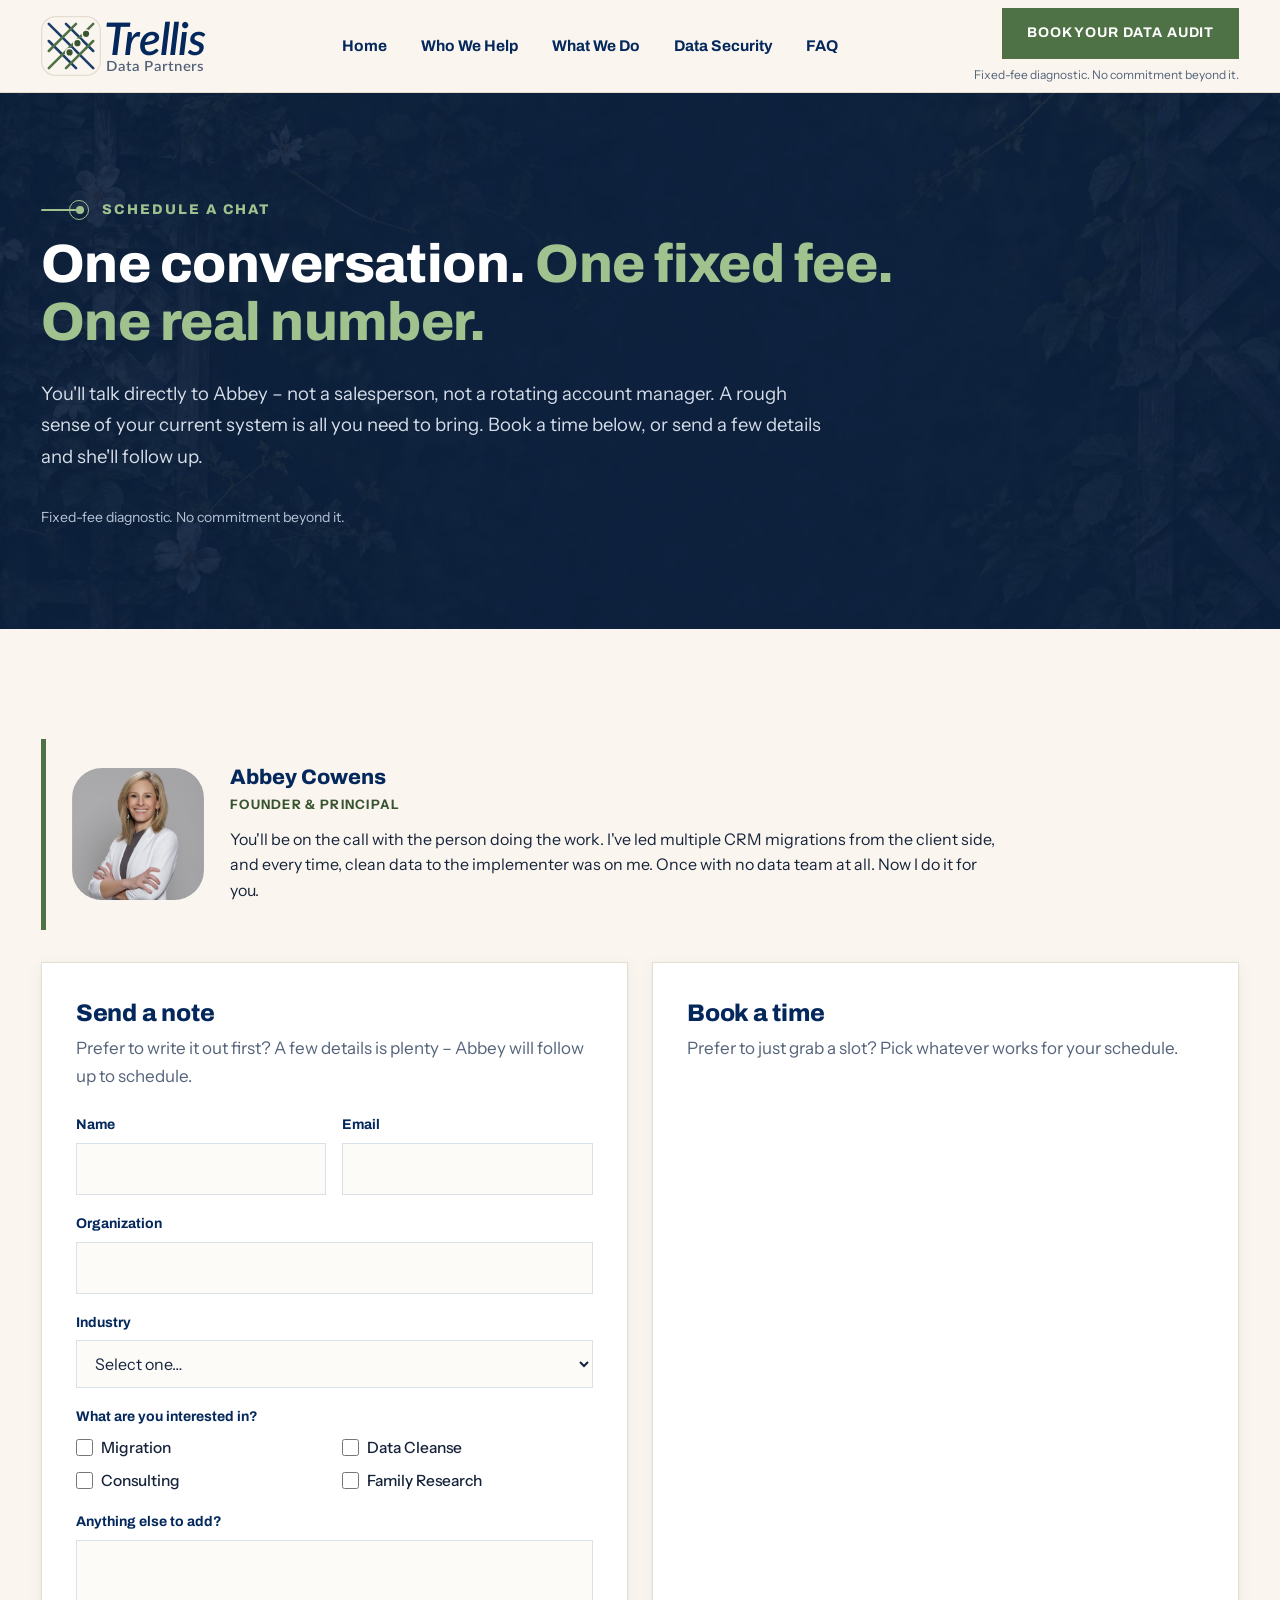
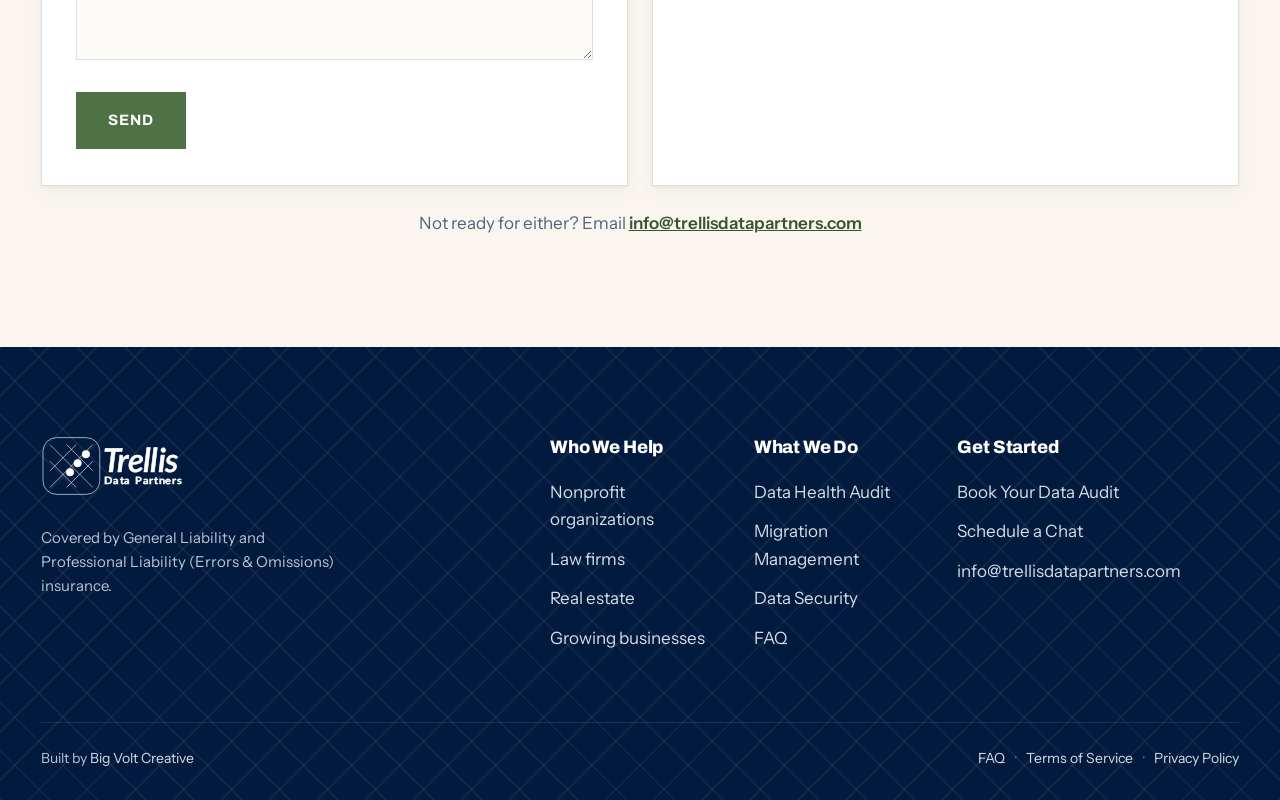
<file: contact/index.html>
<!DOCTYPE html>
<html lang="en">
<head>
<meta charset="UTF-8">
<meta name="viewport" content="width=device-width, initial-scale=1, viewport-fit=cover">
<meta name="theme-color" content="#04285C">
<title>Schedule a Chat | Trellis Data Partners</title>
<meta name="description" content="Book a fixed-fee data audit conversation with Abbey. One call, one fixed fee, one real number for what your data actually needs.">
<link rel="canonical" href="https://trellisdatapartners.com/contact/">
<meta name="robots" content="index, follow, max-image-preview:large, max-snippet:-1">

<meta property="og:type" content="website">
<meta property="og:site_name" content="Trellis Data Partners">
<meta property="og:url" content="https://trellisdatapartners.com/contact/">
<meta property="og:title" content="Schedule a Chat with Trellis Data Partners">
<meta property="og:description" content="Book a fixed-fee data audit conversation with Abbey. One call, one fixed fee, one real number for what your data actually needs.">
<meta property="og:image" content="https://trellisdatapartners.com/images/trellis-social-share.png">
<meta property="og:image:width" content="1200">
<meta property="og:image:height" content="630">
<meta name="twitter:card" content="summary_large_image">
<meta name="twitter:title" content="Schedule a Chat with Trellis Data Partners">
<meta name="twitter:description" content="Book a fixed-fee data audit conversation with Abbey.">
<meta name="twitter:image" content="https://trellisdatapartners.com/images/trellis-social-share.png">
<link rel="icon" type="image/svg+xml" href="../images/favicon.svg">
<link rel="preconnect" href="https://fonts.googleapis.com">
<link rel="preconnect" href="https://fonts.gstatic.com" crossorigin>
<link href="https://fonts.googleapis.com/css2?family=Archivo:wght@700;800;900&family=IBM+Plex+Mono:wght@400;500;600&family=Instrument+Sans:wght@400;500;600&display=swap" rel="stylesheet">
<link rel="stylesheet" href="../assets/css/bootstrap.min.css">
<link rel="stylesheet" href="../assets/icons/iconly.min.css">
<link rel="stylesheet" href="../assets/css/ensurx.css">
<link rel="stylesheet" href="../assets/css/ensurx-media.css">
<link rel="stylesheet" href="../assets/css/trellis.css">
</head>
<body>

<header class="site-header">
  <nav class="navbar navbar-expand-lg">
    <div class="container-fluid">
      <a class="navbar-brand brand-lockup" href="../index.html" aria-label="Trellis Data Partners home">
        <svg class="site-logo" role="img" aria-label="Trellis Data Partners" xmlns="http://www.w3.org/2000/svg" version="1.1" viewBox="0 0 258.07 94">
  <defs>
    <style>
      .tl-main-st0 {
        stroke: #4e7145;
      }
      .tl-main-st0, .tl-main-st1 {
        fill: none;
        stroke-linecap: round;
        stroke-width: 4px;
      }
      .tl-main-st2 {
        fill: #04285c;
        font-family: Lato-SemiboldItalic, Lato;
        font-size: 70.02px;
        font-style: italic;
        letter-spacing: -.02em;
      }
      .tl-main-st2, .tl-main-st3, .tl-main-st4 {
        isolation: isolate;
      }
      .tl-main-st2, .tl-main-st4 {
        font-weight: 600;
      }
      .tl-main-st5 {
        fill: #395430;
        stroke: #faf6ef;
        stroke-width: 2.4px;
      }
      .tl-main-st1 {
        stroke: #04285c;
      }
      .tl-main-st6 {
        fill: #faf6ef;
        stroke: #e4ddd0;
        stroke-width: 2px;
      }
      .tl-main-st7 {
        opacity: .9;
      }
      .tl-main-st4 {
        fill: #55637a;
        font-family: Lato-Semibold, Lato;
        font-size: 22.25px;
        letter-spacing: .06em;
      }
    </style>
  </defs>
  <rect class="tl-main-st6" x="1" y="1" width="92" height="92" rx="22" ry="22"/>
  <g class="tl-main-st7">
    <line class="tl-main-st1" x1="12.22" y1="12.22" x2="81.78" y2="81.78"/>
    <line class="tl-main-st1" x1="12.22" y1="39.15" x2="54.85" y2="81.78"/>
    <line class="tl-main-st1" x1="39.15" y1="12.22" x2="81.78" y2="54.85"/>
  </g>
  <g>
    <line class="tl-main-st0" x1="81.78" y1="12.22" x2="12.22" y2="81.78"/>
    <line class="tl-main-st0" x1="81.78" y1="39.15" x2="39.15" y2="81.78"/>
    <line class="tl-main-st0" x1="54.85" y1="12.22" x2="12.22" y2="54.85"/>
  </g>
  <circle class="tl-main-st5" cx="44.76" cy="57.1" r="6.06"/>
  <circle class="tl-main-st5" cx="57.1" cy="42.51" r="6.06"/>
  <circle class="tl-main-st5" cx="70.56" cy="27.93" r="6.06"/>
  <g class="tl-main-st3">
    <g class="tl-main-st3">
      <text class="tl-main-st2" transform="translate(99.28 61.22)"><tspan x="0" y="0">Trellis</tspan></text>
    </g>
  </g>
  <g class="tl-main-st3">
    <g class="tl-main-st3">
      <text class="tl-main-st4" transform="translate(102.09 86.83) scale(1.03 1)"><tspan x="0" y="0">Data Partners</tspan></text>
    </g>
  </g>
</svg>
      </a>
      <button class="navbar-toggler" type="button" data-bs-toggle="collapse" data-bs-target="#siteNav" aria-controls="siteNav" aria-expanded="false" aria-label="Open menu">
        <span class="navbar-toggler-icon"></span>
      </button>
      <div class="collapse navbar-collapse" id="siteNav">
        <ul class="navbar-nav mx-auto" id="navMenu">
          <li class="nav-item"><a class="nav-link" href="../index.html">Home</a></li>
          <li class="nav-item dropdown">
            <a class="nav-link dropdown-toggle" href="../index.html#industries" role="button" data-bs-toggle="dropdown" aria-expanded="false">Who We Help</a>
            <ul class="dropdown-menu">
              <li><a class="dropdown-item" href="../nonprofit/index.html">Nonprofit organizations</a></li>
              <li><a class="dropdown-item" href="../legal/index.html">Law firms</a></li>
              <li><a class="dropdown-item" href="../real-estate/index.html">Real estate</a></li>
              <li><a class="dropdown-item" href="../business/index.html">Growing businesses</a></li>
            </ul>
          </li>
          <li class="nav-item dropdown">
            <a class="nav-link dropdown-toggle" href="../index.html#services" role="button" data-bs-toggle="dropdown" aria-expanded="false">What We Do</a>
            <ul class="dropdown-menu">
              <li><a class="dropdown-item" href="../index.html#svc-audit">Data Health Audit</a></li>
              <li><a class="dropdown-item" href="../index.html#svc-prep">Data Migration Prep</a></li>
              <li><a class="dropdown-item" href="../migration-management/index.html">Migration Management</a></li>
              <li><a class="dropdown-item" href="../index.html#svc-post">Post-Migration Assistance</a></li>
              <li><a class="dropdown-item" href="../index.html#svc-ongoing">Ongoing Data Management</a></li>
            </ul>
          </li>
          <li class="nav-item"><a class="nav-link" href="../security/index.html">Data Security</a></li>
          <li class="nav-item"><a class="nav-link" href="../faq/index.html">FAQ</a></li>
        </ul>
        <div class="nav-cta">
          <a class="common_btn" href="#book">Book Your Data Audit</a>
          <span class="btn-note">Fixed-fee diagnostic. No commitment beyond it.</span>
        </div>
      </div>
    </div>
  </nav>
</header>

<main>

<section class="page-banner band-photo on-dark">
  <div class="container-fluid">
        <div class="common_heading">
          <div class="title_style"><span></span><p>Schedule a Chat</p></div>
          <h1>One conversation. <span>One fixed fee. One real number.</span></h1>
        </div>
        <p class="banner-lede">You'll talk directly to Abbey &ndash; not a salesperson, not a rotating account manager. A rough sense of your current system is all you need to bring. Book a time below, or send a few details and she'll follow up.</p>
        <span class="btn-note">Fixed-fee diagnostic. No commitment beyond it.</span>
  </div>
</section>

<section id="book" class="section section-cream">
  <div class="container-fluid">
    <div class="who who-wide" id="whoBlock">
      <div class="photo"><img src="../images/abbey.jpg" alt="Abbey" onerror="document.getElementById('whoBlock').classList.add('no-photo')"></div>
      <div class="who-text">
        <div class="who-name">Abbey Cowens</div>
        <div class="who-title">Founder &amp; Principal</div>
        <p>You'll be on the call with the person doing the work. I've led multiple CRM migrations from the client side, and every time, clean data to the implementer was on me. Once with no data team at all. Now I do it for you.</p>
      </div>
    </div>
    <div class="row g-4 mt-2">
      <div class="col-lg-6">
        <div class="contact-card">
          <h3>Send a note</h3>
          <p class="col-note">Prefer to write it out first? A few details is plenty &ndash; Abbey will follow up to schedule.</p>
          <form class="contact-form" data-netlify="true" method="POST" name="contact" netlify-honeypot="bot-field">
<input name="form-name" type="hidden" value="contact"/>
<p aria-hidden="true" style="position:absolute;left:-9999px;"><label>Leave this field blank: <input autocomplete="off" name="bot-field" tabindex="-1"/></label></p>
<div class="form-row">
<div class="form-field">
<label for="cf-name">Name</label>
<input id="cf-name" name="name" required="" type="text"/>
</div>
<div class="form-field">
<label for="cf-email">Email</label>
<input id="cf-email" name="email" required="" type="email"/>
</div>
</div>
<div class="form-field">
<label for="cf-org">Organization</label>
<input id="cf-org" name="organization" type="text"/>
</div>
<div class="form-field">
<label for="cf-industry">Industry</label>
<select id="cf-industry" name="industry">
<option value="">Select one&hellip;</option>
<option value="Nonprofit">Nonprofit</option>
<option value="Law Firm">Law Firm</option>
<option value="Real Estate">Real Estate</option>
<option value="Business">Business</option>
<option value="Other">Other</option>
</select>
</div>
<div class="form-field other-industry-field" id="cf-other-wrap">
<label for="cf-other">What industry?</label>
<input id="cf-other" name="industry_other" type="text"/>
</div>
<div class="form-field">
<label>What are you interested in?</label>
<div class="checkbox-list">
<label><input name="interest" type="checkbox" value="Migration"/> Migration</label>
<label><input name="interest" type="checkbox" value="Data Cleanse"/> Data Cleanse</label>
<label><input name="interest" type="checkbox" value="Consulting"/> Consulting</label>
<label><input name="interest" type="checkbox" value="Family Research"/> Family Research</label>
</div>
</div>
<div class="form-field">
<label for="cf-message">Anything else to add?</label>
<textarea id="cf-message" name="message"></textarea>
</div>
<button class="common_btn" type="submit">Send</button>
</form>
        </div>
      </div>
      <div class="col-lg-6">
        <div class="contact-card">
          <h3>Book a time</h3>
          <p class="col-note">Prefer to just grab a slot? Pick whatever works for your schedule.</p>
          <div class="cal-wrap cal-wrap-flush">
            <div id="my-cal-inline"></div>
          </div>
        </div>
      </div>
    </div>
    <p class="contact-alt">Not ready for either? Email <a href="mailto:info@trellisdatapartners.com">info@trellisdatapartners.com</a></p>
  </div>
</section>



</main>

<footer class="site-footer no-cta">
  <div class="container-fluid">
    <div class="row gy-5">
      <div class="col-lg-4 footer-brand">
        <a class="brand-lockup" href="../index.html" aria-label="Trellis Data Partners home">
          <svg class="site-logo" role="img" aria-label="Trellis Data Partners" xmlns="http://www.w3.org/2000/svg" version="1.1" viewBox="0 0 223.25 94">
  <defs>
    <style>
      .tl-white-st0 {
        font-family: Lato-Semibold, Lato;
        font-size: 17px;
        letter-spacing: .06em;
      }
      .tl-white-st0, .tl-white-st1, .tl-white-st2, .tl-white-st3 {
        stroke: #fff;
        stroke-miterlimit: 10;
      }
      .tl-white-st0, .tl-white-st1, .tl-white-st3 {
        fill: #fff;
      }
      .tl-white-st0, .tl-white-st3 {
        font-weight: 600;
      }
      .tl-white-st2 {
        fill: none;
      }
      .tl-white-st4 {
        isolation: isolate;
      }
      .tl-white-st3 {
        font-family: Lato-SemiboldItalic, Lato;
        font-size: 53.51px;
        font-style: italic;
        letter-spacing: -.02em;
      }
      .tl-white-st5 {
        opacity: .9;
      }
    </style>
  </defs>
  <rect class="tl-white-st2" x="3.23" y="1" width="92" height="92" rx="22" ry="22"/>
  <g class="tl-white-st5">
    <line class="tl-white-st1" x1="14.45" y1="12.22" x2="84.01" y2="81.78"/>
    <line class="tl-white-st1" x1="14.45" y1="39.15" x2="57.08" y2="81.78"/>
    <line class="tl-white-st1" x1="41.38" y1="12.22" x2="84.01" y2="54.85"/>
  </g>
  <g>
    <line class="tl-white-st1" x1="84.01" y1="12.22" x2="14.45" y2="81.78"/>
    <line class="tl-white-st1" x1="84.01" y1="39.15" x2="41.38" y2="81.78"/>
    <line class="tl-white-st1" x1="57.08" y1="12.22" x2="14.45" y2="54.85"/>
  </g>
  <circle class="tl-white-st1" cx="46.99" cy="57.1" r="6.06"/>
  <circle class="tl-white-st1" cx="59.33" cy="42.51" r="6.06"/>
  <circle class="tl-white-st1" cx="72.79" cy="27.93" r="6.06"/>
  <g class="tl-white-st4">
    <text class="tl-white-st3" transform="translate(100.23 57.04)"><tspan x="0" y="0">Trellis</tspan></text>
  </g>
  <g class="tl-white-st4">
    <text class="tl-white-st0" transform="translate(102.38 76.61) scale(1.03 1)"><tspan x="0" y="0">Data Partners</tspan></text>
  </g>
</svg>
        </a>
        <p>Covered by General Liability and Professional Liability (Errors &amp; Omissions) insurance.</p>
      </div>
      <div class="col-6 col-lg-2 offset-lg-1">
        <h4>Who We Help</h4>
        <ul>
          <li><a href="../nonprofit/index.html">Nonprofit organizations</a></li>
          <li><a href="../legal/index.html">Law firms</a></li>
          <li><a href="../real-estate/index.html">Real estate</a></li>
          <li><a href="../business/index.html">Growing businesses</a></li>
        </ul>
      </div>
      <div class="col-6 col-lg-2">
        <h4>What We Do</h4>
        <ul>
          <li><a href="../nonprofit/audit/index.html">Data Health Audit</a></li>
          <li><a href="../migration-management/index.html">Migration Management</a></li>
          <li><a href="../security/index.html">Data Security</a></li>
          <li><a href="../faq/index.html">FAQ</a></li>
        </ul>
      </div>
      <div class="col-lg-3">
        <h4>Get Started</h4>
        <ul>
          <li><a href="../index.html#contact">Book Your Data Audit</a></li>
          <li><a href="../contact/index.html">Schedule a Chat</a></li>
          <li><a href="mailto:info@trellisdatapartners.com">info@trellisdatapartners.com</a></li>
        </ul>
      </div>
    </div>
    <div class="footer-bottom">
      <span>Built by <a href="https://bigvoltcreative.com" target="_blank" rel="noopener">Big Volt Creative</a></span>
      <span class="legal"><a href="../faq/index.html">FAQ</a><a href="../terms/index.html">Terms of Service</a><a href="../privacy/index.html">Privacy Policy</a></span>
    </div>
  </div>
</footer>

<script src="../assets/js/bootstrap.bundle.min.js"></script>
<script type="text/javascript">
  (function (C, A, L) {
    let p = function (a, ar) { a.q.push(ar); };
    let d = C.document;
    C.Cal = C.Cal || function () {
      let cal = C.Cal; let ar = arguments;
      if (!cal.loaded) {
        cal.ns = {}; cal.q = cal.q || [];
        d.head.appendChild(d.createElement("script")).src = A;
        cal.loaded = true;
      }
      if (ar[0] === L) {
        const api = function () { p(api, arguments); };
        const namespace = ar[1];
        api.q = api.q || [];
        if (typeof namespace === "string") {
          cal.ns[namespace] = cal.ns[namespace] || api;
          p(cal.ns[namespace], ar);
          p(cal, ["initNamespace", namespace]);
        } else p(cal, ar);
        return;
      }
      p(cal, ar);
    };
  })(window, "https://app.cal.com/embed/embed.js", "init");
  Cal("init", { origin: "https://app.cal.com" });
  Cal("inline", {
    elementOrSelector: "#my-cal-inline",
    calLink: "abbey-trellis",
    config: { theme: "light" }
  });
  Cal("ui", {
    styles: { branding: { brandColor: "#04285C" } },
    hideEventTypeDetails: false
  });
</script>
<script>
  const industrySelect = document.getElementById('cf-industry');
  const otherWrap = document.getElementById('cf-other-wrap');
  const otherInput = document.getElementById('cf-other');
  industrySelect.addEventListener('change', () => {
    const isOther = industrySelect.value === 'Other';
    otherWrap.classList.toggle('show', isOther);
    otherInput.required = isOther;
  });
</script>
<script>
  // Close the mobile menu after tapping a link.
  const siteNav = document.getElementById('siteNav');
  siteNav.addEventListener('click', e => {
    const a = e.target.closest('a');
    if (!a || a.matches('[data-bs-toggle]') || !siteNav.classList.contains('show')) return;
    bootstrap.Collapse.getOrCreateInstance(siteNav).hide();
  });
</script>
</body>
</html>
</file>
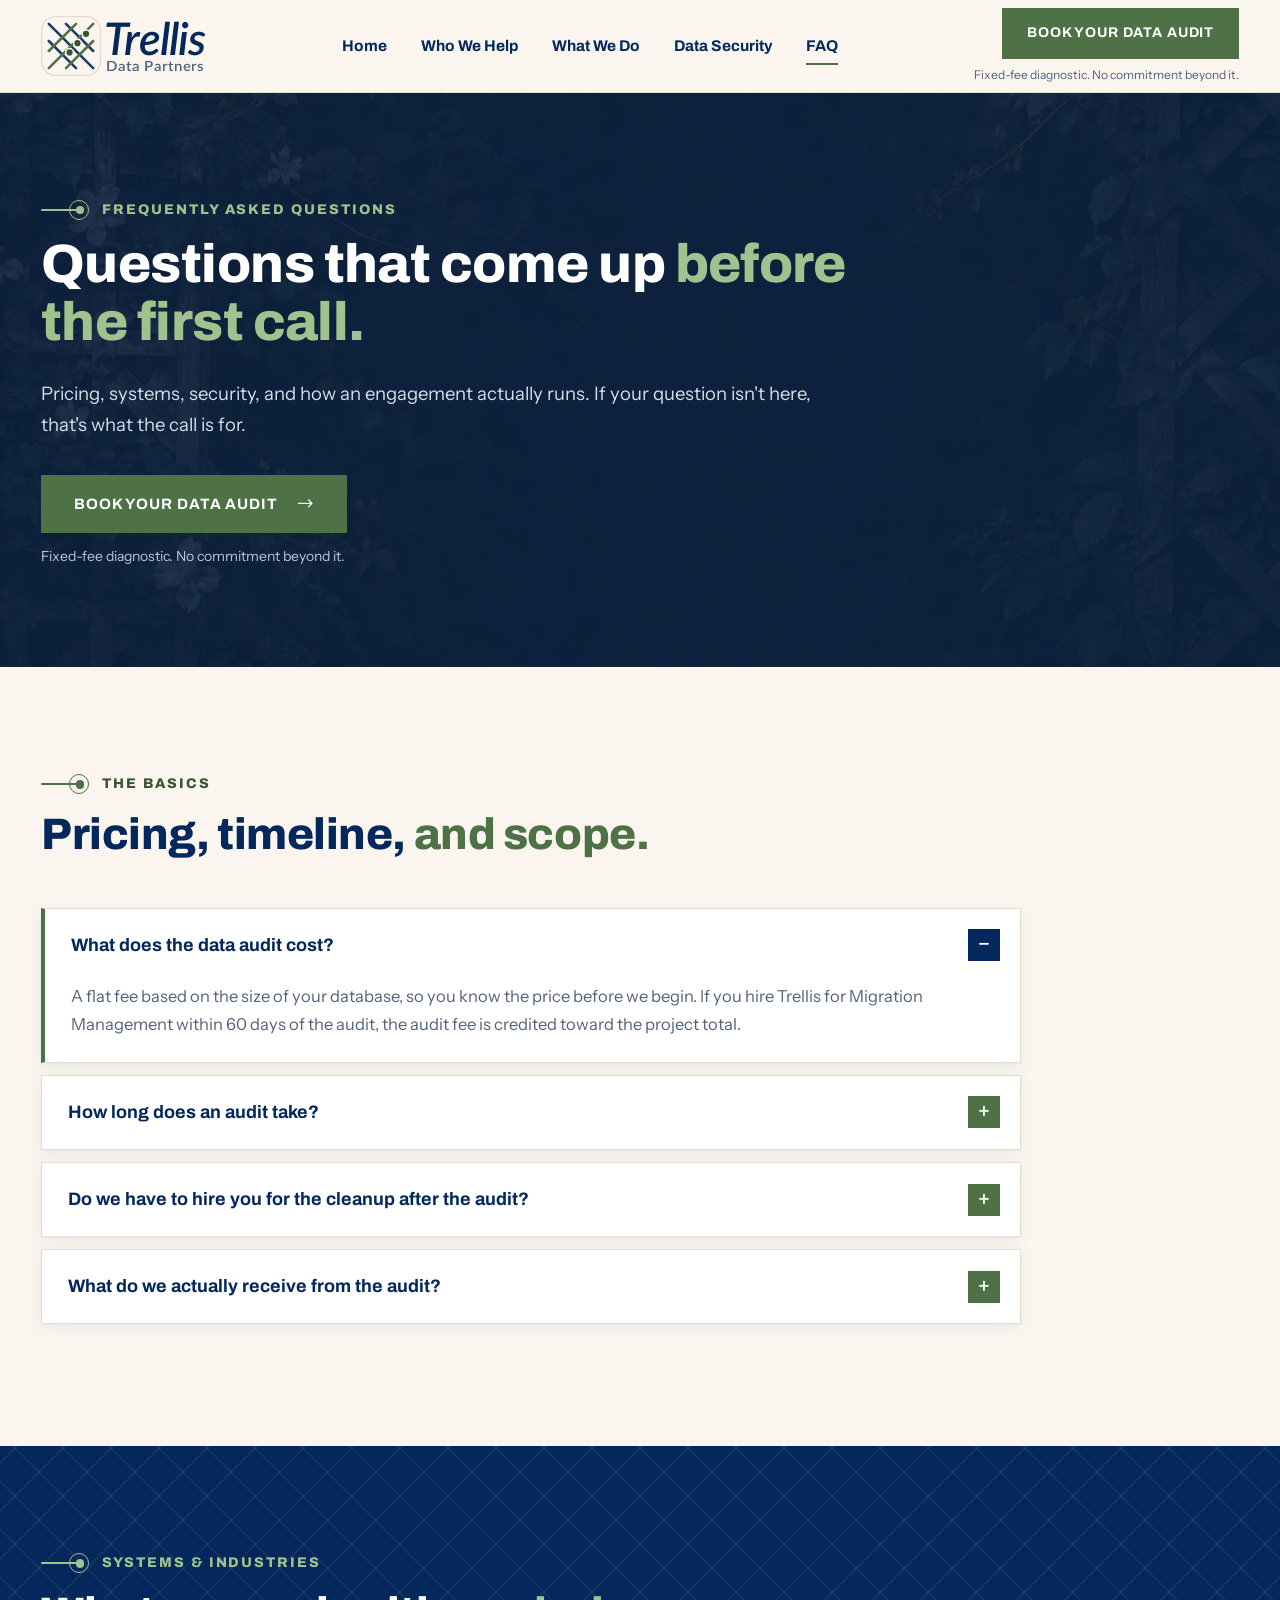
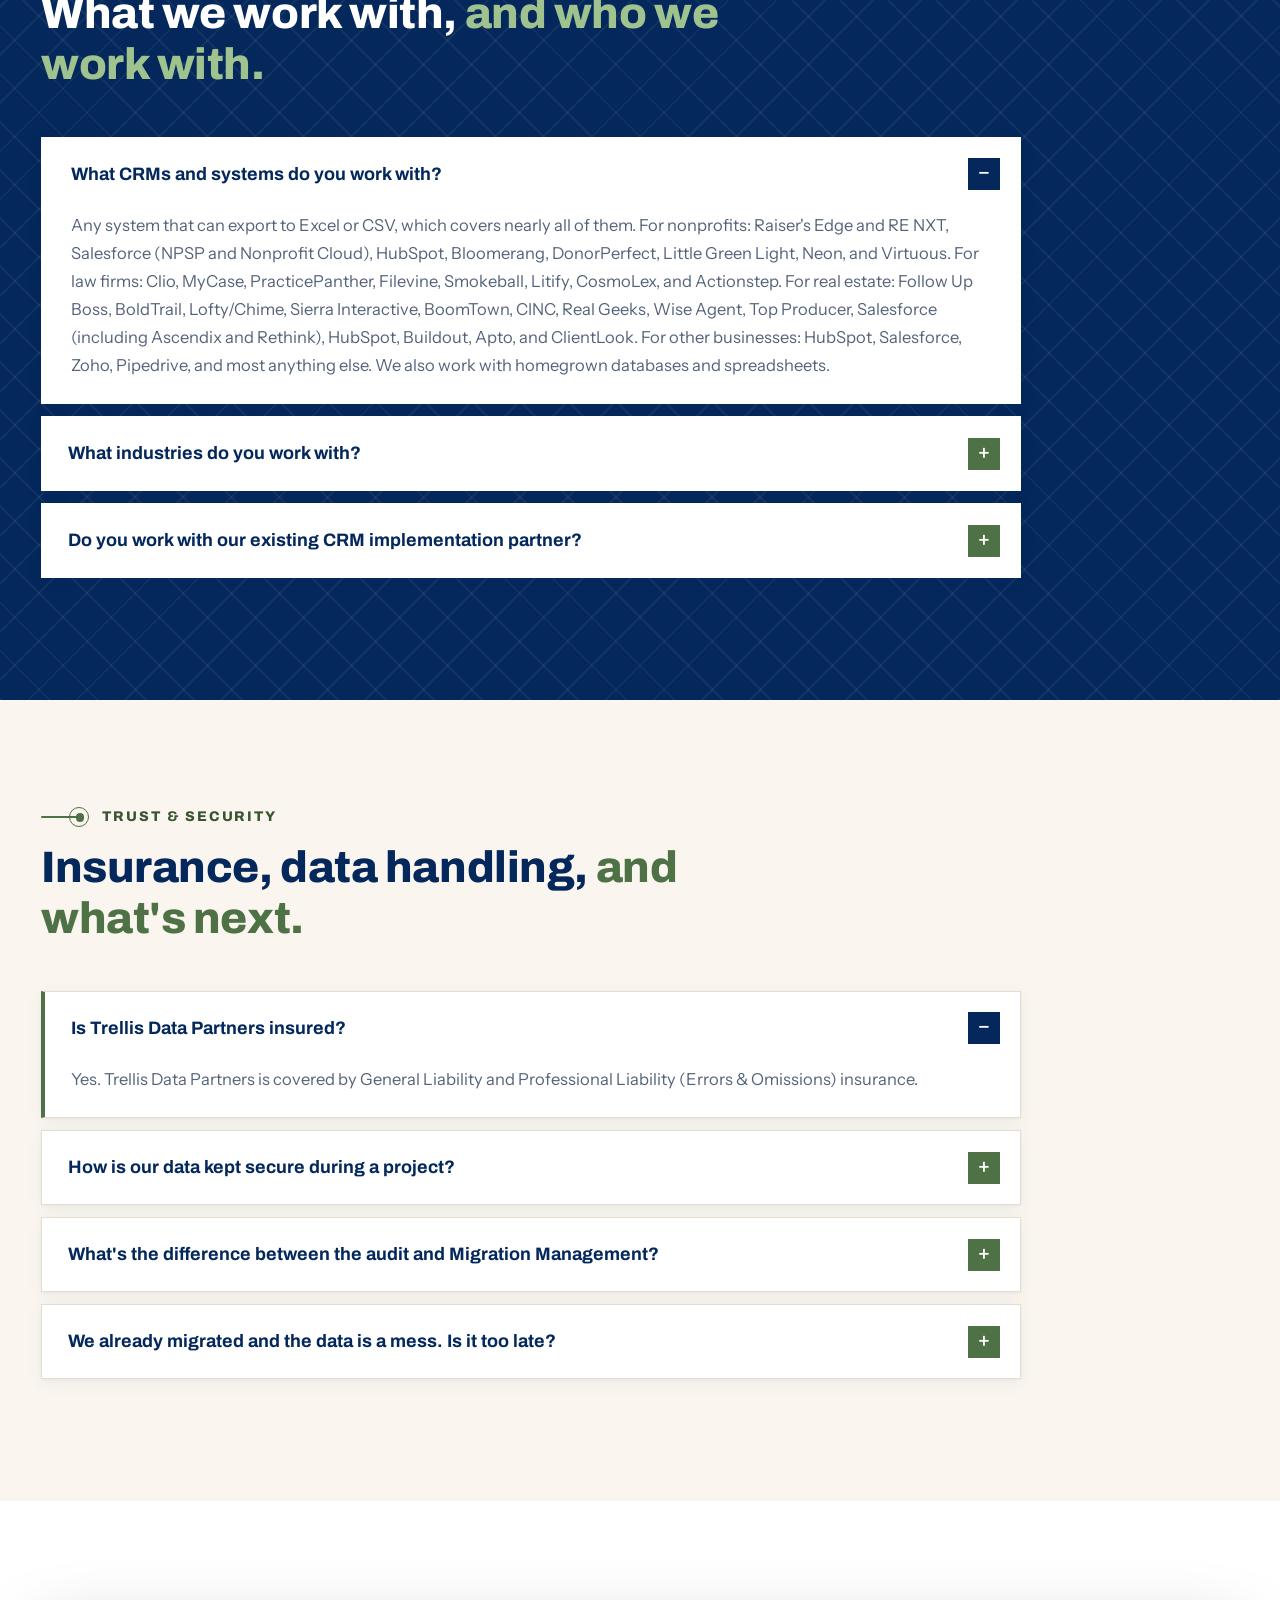
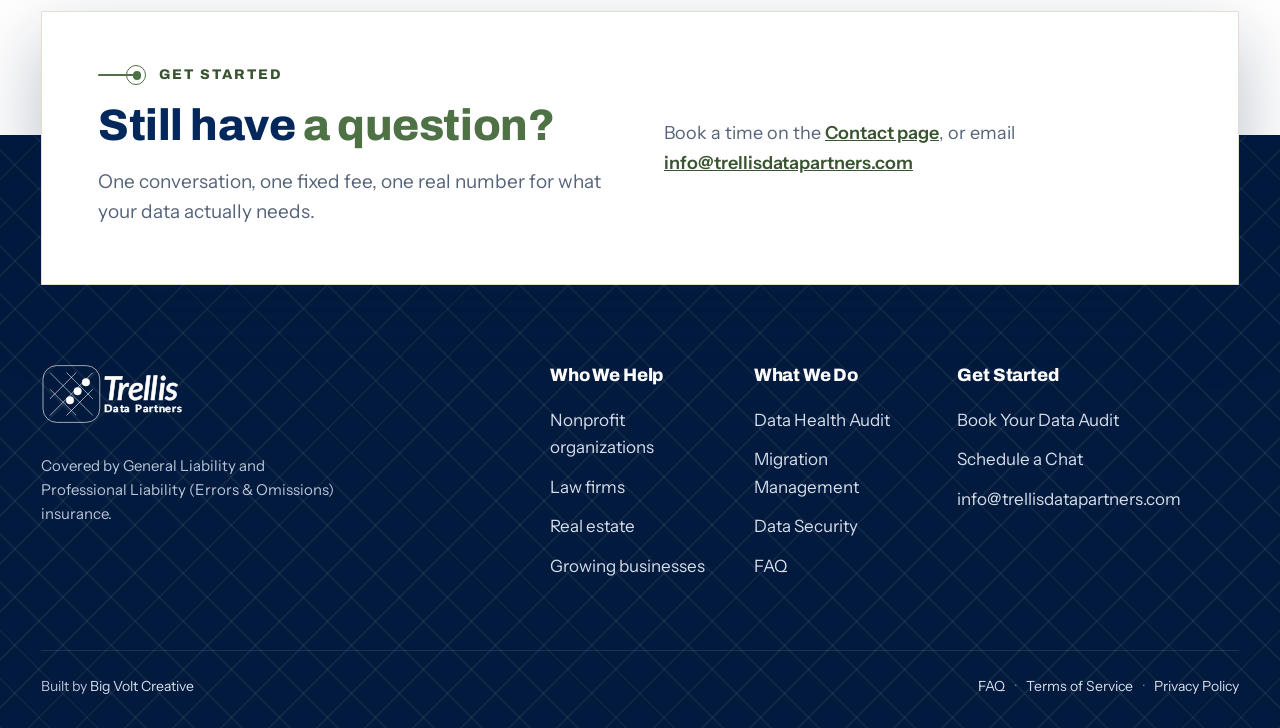
<file: faq/index.html>
<!DOCTYPE html>
<html lang="en">
<head>
<meta charset="UTF-8">
<meta name="viewport" content="width=device-width, initial-scale=1, viewport-fit=cover">
<meta name="theme-color" content="#04285C">
<title>Frequently Asked Questions | Trellis Data Partners</title>
<meta name="description" content="Answers to common questions about Trellis Data Partners' database audits, CRM migration support, pricing, systems we work with, and how client data is handled.">
<link rel="canonical" href="https://trellisdatapartners.com/faq/">
<meta name="robots" content="index, follow, max-image-preview:large, max-snippet:-1">

<meta property="og:type" content="website">
<meta property="og:site_name" content="Trellis Data Partners">
<meta property="og:url" content="https://trellisdatapartners.com/faq/">
<meta property="og:title" content="Frequently Asked Questions">
<meta property="og:description" content="Answers to common questions about database audits, CRM migration support, pricing, systems we work with, and data security.">
<meta property="og:image" content="https://trellisdatapartners.com/images/trellis-social-share.png">
<meta property="og:image:width" content="1200">
<meta property="og:image:height" content="630">
<meta name="twitter:card" content="summary_large_image">
<meta name="twitter:title" content="Frequently Asked Questions | Trellis Data Partners">
<meta name="twitter:description" content="Answers to common questions about database audits, CRM migration support, pricing, and data security.">
<meta name="twitter:image" content="https://trellisdatapartners.com/images/trellis-social-share.png">
<link rel="icon" type="image/svg+xml" href="../images/favicon.svg">
<link rel="preconnect" href="https://fonts.googleapis.com">
<link rel="preconnect" href="https://fonts.gstatic.com" crossorigin>
<link href="https://fonts.googleapis.com/css2?family=Archivo:wght@700;800;900&family=Instrument+Sans:wght@400;500;600&display=swap" rel="stylesheet">
<link rel="stylesheet" href="../assets/css/bootstrap.min.css">
<link rel="stylesheet" href="../assets/icons/iconly.min.css">
<link rel="stylesheet" href="../assets/css/ensurx.css">
<link rel="stylesheet" href="../assets/css/ensurx-media.css">
<link rel="stylesheet" href="../assets/css/trellis.css">
<script type="application/ld+json">
{
  "@context": "https://schema.org",
  "@type": "FAQPage",
  "mainEntity": [
    {
      "@type": "Question",
      "name": "What does the data audit cost?",
      "acceptedAnswer": {
        "@type": "Answer",
        "text": "A flat fee based on the size of your database, so you know the price before we begin. The fee is credited toward Migration Management if you sign within 60 days of the audit."
      }
    },
    {
      "@type": "Question",
      "name": "How long does an audit take?",
      "acceptedAnswer": {
        "@type": "Answer",
        "text": "Most audits are complete within two to four weeks of receiving your data, with a delivery date set together at kickoff."
      }
    },
    {
      "@type": "Question",
      "name": "What CRMs and systems do you work with?",
      "acceptedAnswer": {
        "@type": "Answer",
        "text": "Any system that can export to Excel or CSV. This includes Raiser's Edge, Salesforce NPSP, HubSpot, Bloomerang, and DonorPerfect for nonprofits; Clio, MyCase, and PracticePanther for law firms; Follow Up Boss, kvCORE, and Salesforce for real estate; and HubSpot, Salesforce, Zoho, and Pipedrive for other businesses, along with homegrown databases and spreadsheets."
      }
    },
    {
      "@type": "Question",
      "name": "Do we have to hire you for the cleanup after the audit?",
      "acceptedAnswer": {
        "@type": "Answer",
        "text": "No. The audit is a standalone, fixed-fee deliverable. You keep the findings whether you hire us for anything further or not."
      }
    },
    {
      "@type": "Question",
      "name": "What industries do you work with?",
      "acceptedAnswer": {
        "@type": "Answer",
        "text": "Nonprofits, law firms, real estate professionals, and growing businesses of most any kind – organizations where relationship-heavy, records-heavy data is core to the work. If you're not sure you fit, reach out anyway."
      }
    },
    {
      "@type": "Question",
      "name": "Do you work with our existing CRM implementation partner?",
      "acceptedAnswer": {
        "@type": "Answer",
        "text": "Yes. We work under your engagement, not around it. Many clients come to us through implementation partners who need a specialist for the deep data hygiene work outside their own scope."
      }
    },
    {
      "@type": "Question",
      "name": "Is Trellis Data Partners insured?",
      "acceptedAnswer": {
        "@type": "Answer",
        "text": "Yes. Trellis Data Partners is covered by General Liability and Professional Liability (Errors and Omissions) insurance."
      }
    },
    {
      "@type": "Question",
      "name": "How is our data kept secure during a project?",
      "acceptedAnswer": {
        "@type": "Answer",
        "text": "Every file exchanged moves through a dedicated secure portal instead of email, encrypted in transit and at rest, with a full audit trail and expiring links."
      }
    },
    {
      "@type": "Question",
      "name": "What's the difference between the audit and Migration Management?",
      "acceptedAnswer": {
        "@type": "Answer",
        "text": "The audit tells you what's actually in your database and what it will take to fix. Migration Management is the next step if you want help choosing a new system and running the build itself. You can do one without the other, or both."
      }
    },
    {
      "@type": "Question",
      "name": "We already migrated and the data is a mess. Is it too late?",
      "acceptedAnswer": {
        "@type": "Answer",
        "text": "Usually not. The audit works on a live system just as it does before a migration: we review an export, show you what carried over, and give you a prioritized plan to fix it."
      }
    }
  ]
}
</script>
</head>
<body>

<header class="site-header">
  <nav class="navbar navbar-expand-lg">
    <div class="container-fluid">
      <a class="navbar-brand brand-lockup" href="../index.html" aria-label="Trellis Data Partners home">
        <svg class="site-logo" role="img" aria-label="Trellis Data Partners" xmlns="http://www.w3.org/2000/svg" version="1.1" viewBox="0 0 258.07 94">
  <defs>
    <style>
      .tl-main-st0 {
        stroke: #4e7145;
      }
      .tl-main-st0, .tl-main-st1 {
        fill: none;
        stroke-linecap: round;
        stroke-width: 4px;
      }
      .tl-main-st2 {
        fill: #04285c;
        font-family: Lato-SemiboldItalic, Lato;
        font-size: 70.02px;
        font-style: italic;
        letter-spacing: -.02em;
      }
      .tl-main-st2, .tl-main-st3, .tl-main-st4 {
        isolation: isolate;
      }
      .tl-main-st2, .tl-main-st4 {
        font-weight: 600;
      }
      .tl-main-st5 {
        fill: #395430;
        stroke: #faf6ef;
        stroke-width: 2.4px;
      }
      .tl-main-st1 {
        stroke: #04285c;
      }
      .tl-main-st6 {
        fill: #faf6ef;
        stroke: #e4ddd0;
        stroke-width: 2px;
      }
      .tl-main-st7 {
        opacity: .9;
      }
      .tl-main-st4 {
        fill: #55637a;
        font-family: Lato-Semibold, Lato;
        font-size: 22.25px;
        letter-spacing: .06em;
      }
    </style>
  </defs>
  <rect class="tl-main-st6" x="1" y="1" width="92" height="92" rx="22" ry="22"/>
  <g class="tl-main-st7">
    <line class="tl-main-st1" x1="12.22" y1="12.22" x2="81.78" y2="81.78"/>
    <line class="tl-main-st1" x1="12.22" y1="39.15" x2="54.85" y2="81.78"/>
    <line class="tl-main-st1" x1="39.15" y1="12.22" x2="81.78" y2="54.85"/>
  </g>
  <g>
    <line class="tl-main-st0" x1="81.78" y1="12.22" x2="12.22" y2="81.78"/>
    <line class="tl-main-st0" x1="81.78" y1="39.15" x2="39.15" y2="81.78"/>
    <line class="tl-main-st0" x1="54.85" y1="12.22" x2="12.22" y2="54.85"/>
  </g>
  <circle class="tl-main-st5" cx="44.76" cy="57.1" r="6.06"/>
  <circle class="tl-main-st5" cx="57.1" cy="42.51" r="6.06"/>
  <circle class="tl-main-st5" cx="70.56" cy="27.93" r="6.06"/>
  <g class="tl-main-st3">
    <g class="tl-main-st3">
      <text class="tl-main-st2" transform="translate(99.28 61.22)"><tspan x="0" y="0">Trellis</tspan></text>
    </g>
  </g>
  <g class="tl-main-st3">
    <g class="tl-main-st3">
      <text class="tl-main-st4" transform="translate(102.09 86.83) scale(1.03 1)"><tspan x="0" y="0">Data Partners</tspan></text>
    </g>
  </g>
</svg>
      </a>
      <button class="navbar-toggler" type="button" data-bs-toggle="collapse" data-bs-target="#siteNav" aria-controls="siteNav" aria-expanded="false" aria-label="Open menu">
        <span class="navbar-toggler-icon"></span>
      </button>
      <div class="collapse navbar-collapse" id="siteNav">
        <ul class="navbar-nav mx-auto" id="navMenu">
          <li class="nav-item"><a class="nav-link" href="../index.html">Home</a></li>
          <li class="nav-item dropdown">
            <a class="nav-link dropdown-toggle" href="../index.html#industries" role="button" data-bs-toggle="dropdown" aria-expanded="false">Who We Help</a>
            <ul class="dropdown-menu">
              <li><a class="dropdown-item" href="../nonprofit/index.html">Nonprofit organizations</a></li>
              <li><a class="dropdown-item" href="../legal/index.html">Law firms</a></li>
              <li><a class="dropdown-item" href="../real-estate/index.html">Real estate</a></li>
              <li><a class="dropdown-item" href="../business/index.html">Growing businesses</a></li>
            </ul>
          </li>
          <li class="nav-item dropdown">
            <a class="nav-link dropdown-toggle" href="../index.html#services" role="button" data-bs-toggle="dropdown" aria-expanded="false">What We Do</a>
            <ul class="dropdown-menu">
              <li><a class="dropdown-item" href="../index.html#svc-audit">Data Health Audit</a></li>
              <li><a class="dropdown-item" href="../index.html#svc-prep">Data Migration Prep</a></li>
              <li><a class="dropdown-item" href="../migration-management/index.html">Migration Management</a></li>
              <li><a class="dropdown-item" href="../index.html#svc-post">Post-Migration Assistance</a></li>
              <li><a class="dropdown-item" href="../index.html#svc-ongoing">Ongoing Data Management</a></li>
            </ul>
          </li>
          <li class="nav-item"><a class="nav-link" href="../security/index.html">Data Security</a></li>
          <li class="nav-item"><a class="nav-link active" href="../faq/index.html">FAQ</a></li>
        </ul>
        <div class="nav-cta">
          <a class="common_btn" href="../contact/index.html">Book Your Data Audit</a>
          <span class="btn-note">Fixed-fee diagnostic. No commitment beyond it.</span>
        </div>
      </div>
    </div>
  </nav>
</header>

<main>

<section class="page-banner band-photo on-dark">
  <div class="container-fluid">
        <div class="common_heading">
          <div class="title_style"><span></span><p>Frequently Asked Questions</p></div>
          <h1>Questions that come up <span>before the first call.</span></h1>
        </div>
        <p class="banner-lede">Pricing, systems, security, and how an engagement actually runs. If your question isn't here, that's what the call is for.</p>
        <a class="common_btn" href="../contact/index.html">Book Your Data Audit <i class="ensurx-arrow-right"></i></a>
        <span class="btn-note">Fixed-fee diagnostic. No commitment beyond it.</span>
  </div>
</section>

<section id="general" class="section section-cream">
  <div class="container-fluid">
        <div class="common_heading">
          <div class="title_style"><span></span><p>The basics</p></div>
          <h2>Pricing, timeline, <span>and scope.</span></h2>
        </div>
        <div class="t-faq">
          <details open><summary>What does the data audit cost?</summary><p>A flat fee based on the size of your database, so you know the price before we begin. If you hire Trellis for Migration Management within 60 days of the audit, the audit fee is credited toward the project total.</p></details>
          <details><summary>How long does an audit take?</summary><p>Most audits are complete within two to four weeks of receiving your data. We'll set a delivery date together at kickoff, so you'll know exactly when to expect your findings.</p></details>
          <details><summary>Do we have to hire you for the cleanup after the audit?</summary><p>No. The audit is a standalone, fixed-fee deliverable. You keep the findings whether you hire us for anything further or not.</p></details>
          <details><summary>What do we actually receive from the audit?</summary><p>A written findings report: a one-page executive summary up front, then the full detail with record counts for each issue. We walk through it live with your team &ndash; your implementation partner is welcome to join &ndash; and the report closes with a prioritized list of what to clean up before migration and what can wait.</p></details>
        </div>
  </div>
</section>

<section id="systems" class="section band-dark on-dark">
  <div class="container-fluid">
        <div class="common_heading">
          <div class="title_style"><span></span><p>Systems &amp; industries</p></div>
          <h2>What we work with, <span>and who we work with.</span></h2>
        </div>
        <div class="t-faq">
          <details open><summary>What CRMs and systems do you work with?</summary><p>Any system that can export to Excel or CSV, which covers nearly all of them. For nonprofits: Raiser's Edge and RE NXT, Salesforce (NPSP and Nonprofit Cloud), HubSpot, Bloomerang, DonorPerfect, Little Green Light, Neon, and Virtuous. For law firms: Clio, MyCase, PracticePanther, Filevine, Smokeball, Litify, CosmoLex, and Actionstep. For real estate: Follow Up Boss, BoldTrail, Lofty/Chime, Sierra Interactive, BoomTown, CINC, Real Geeks, Wise Agent, Top Producer, Salesforce (including Ascendix and Rethink), HubSpot, Buildout, Apto, and ClientLook. For other businesses: HubSpot, Salesforce, Zoho, Pipedrive, and most anything else. We also work with homegrown databases and spreadsheets.</p></details>
          <details><summary>What industries do you work with?</summary><p>Nonprofits, law firms, real estate professionals, and growing businesses of most any kind &ndash; organizations where relationship-heavy, records-heavy data is core to the work. If you're not sure you fit, <a href="../contact/index.html">reach out anyway</a>; the same problem shows up in a lot of places.</p></details>
          <details><summary>Do you work with our existing CRM implementation partner?</summary><p>Yes. We work under your engagement, not around it. Many clients come to us through implementation partners who need a specialist for the deep data hygiene work outside their own scope.</p></details>
        </div>
  </div>
</section>

<section id="trust" class="section section-cream">
  <div class="container-fluid">
        <div class="common_heading">
          <div class="title_style"><span></span><p>Trust &amp; security</p></div>
          <h2>Insurance, data handling, <span>and what's next.</span></h2>
        </div>
        <div class="t-faq">
          <details open><summary>Is Trellis Data Partners insured?</summary><p>Yes. Trellis Data Partners is covered by General Liability and Professional Liability (Errors &amp; Omissions) insurance.</p></details>
          <details><summary>How is our data kept secure during a project?</summary><p>Every file we exchange moves through a dedicated secure portal, not email &ndash; encrypted in transit and at rest, with a full audit trail and links that expire. See the full breakdown on our <a href="../security/index.html">Data Security</a> page.</p></details>
          <details><summary>What's the difference between the audit and Migration Management?</summary><p>The audit tells you what's actually in your database and what it'll take to fix. Migration Management is the next step if you want help choosing a new system and running the build itself &ndash; you can do one without the other, or both. See <a href="../migration-management/index.html">how Migration Management works</a>.</p></details>
          <details><summary>We already migrated and the data is a mess. Is it too late?</summary><p>Usually not. The audit works on a live system just as it does before a migration: we review an export, show you what carried over, and give you a prioritized plan to fix it. See <a href="../already-migrated/index.html">what we do after a migration</a>.</p></details>
        </div>
  </div>
</section>

<section id="contact" class="cta-section">
  <div class="container-fluid">
    <div class="cta-card">
      <div class="row g-4 g-lg-5 align-items-center">
        <div class="col-lg-6">
          <div class="common_heading mb-3">
            <div class="title_style"><span></span><h3>Get started</h3></div>
            <h2>Still have <span>a question?</span></h2>
          </div>
          <p class="sub">One conversation, one fixed fee, one real number for what your data actually needs.</p>
        </div>
        <div class="col-lg-6">
          <p class="contact-alt contact-alt-lg">Book a time on the <a href="../contact/index.html">Contact page</a>, or email <a href="mailto:info@trellisdatapartners.com">info@trellisdatapartners.com</a></p>
        </div>
      </div>
    </div>
  </div>
</section>

</main>

<footer class="site-footer">
  <div class="container-fluid">
    <div class="row gy-5">
      <div class="col-lg-4 footer-brand">
        <a class="brand-lockup" href="../index.html" aria-label="Trellis Data Partners home">
          <svg class="site-logo" role="img" aria-label="Trellis Data Partners" xmlns="http://www.w3.org/2000/svg" version="1.1" viewBox="0 0 223.25 94">
  <defs>
    <style>
      .tl-white-st0 {
        font-family: Lato-Semibold, Lato;
        font-size: 17px;
        letter-spacing: .06em;
      }
      .tl-white-st0, .tl-white-st1, .tl-white-st2, .tl-white-st3 {
        stroke: #fff;
        stroke-miterlimit: 10;
      }
      .tl-white-st0, .tl-white-st1, .tl-white-st3 {
        fill: #fff;
      }
      .tl-white-st0, .tl-white-st3 {
        font-weight: 600;
      }
      .tl-white-st2 {
        fill: none;
      }
      .tl-white-st4 {
        isolation: isolate;
      }
      .tl-white-st3 {
        font-family: Lato-SemiboldItalic, Lato;
        font-size: 53.51px;
        font-style: italic;
        letter-spacing: -.02em;
      }
      .tl-white-st5 {
        opacity: .9;
      }
    </style>
  </defs>
  <rect class="tl-white-st2" x="3.23" y="1" width="92" height="92" rx="22" ry="22"/>
  <g class="tl-white-st5">
    <line class="tl-white-st1" x1="14.45" y1="12.22" x2="84.01" y2="81.78"/>
    <line class="tl-white-st1" x1="14.45" y1="39.15" x2="57.08" y2="81.78"/>
    <line class="tl-white-st1" x1="41.38" y1="12.22" x2="84.01" y2="54.85"/>
  </g>
  <g>
    <line class="tl-white-st1" x1="84.01" y1="12.22" x2="14.45" y2="81.78"/>
    <line class="tl-white-st1" x1="84.01" y1="39.15" x2="41.38" y2="81.78"/>
    <line class="tl-white-st1" x1="57.08" y1="12.22" x2="14.45" y2="54.85"/>
  </g>
  <circle class="tl-white-st1" cx="46.99" cy="57.1" r="6.06"/>
  <circle class="tl-white-st1" cx="59.33" cy="42.51" r="6.06"/>
  <circle class="tl-white-st1" cx="72.79" cy="27.93" r="6.06"/>
  <g class="tl-white-st4">
    <text class="tl-white-st3" transform="translate(100.23 57.04)"><tspan x="0" y="0">Trellis</tspan></text>
  </g>
  <g class="tl-white-st4">
    <text class="tl-white-st0" transform="translate(102.38 76.61) scale(1.03 1)"><tspan x="0" y="0">Data Partners</tspan></text>
  </g>
</svg>
        </a>
        <p>Covered by General Liability and Professional Liability (Errors &amp; Omissions) insurance.</p>
      </div>
      <div class="col-6 col-lg-2 offset-lg-1">
        <h4>Who We Help</h4>
        <ul>
          <li><a href="../nonprofit/index.html">Nonprofit organizations</a></li>
          <li><a href="../legal/index.html">Law firms</a></li>
          <li><a href="../real-estate/index.html">Real estate</a></li>
          <li><a href="../business/index.html">Growing businesses</a></li>
        </ul>
      </div>
      <div class="col-6 col-lg-2">
        <h4>What We Do</h4>
        <ul>
          <li><a href="../nonprofit/audit/index.html">Data Health Audit</a></li>
          <li><a href="../migration-management/index.html">Migration Management</a></li>
          <li><a href="../security/index.html">Data Security</a></li>
          <li><a href="../faq/index.html">FAQ</a></li>
        </ul>
      </div>
      <div class="col-lg-3">
        <h4>Get Started</h4>
        <ul>
          <li><a href="../index.html#contact">Book Your Data Audit</a></li>
          <li><a href="../contact/index.html">Schedule a Chat</a></li>
          <li><a href="mailto:info@trellisdatapartners.com">info@trellisdatapartners.com</a></li>
        </ul>
      </div>
    </div>
    <div class="footer-bottom">
      <span>Built by <a href="https://bigvoltcreative.com" target="_blank" rel="noopener">Big Volt Creative</a></span>
      <span class="legal"><a href="../faq/index.html">FAQ</a><a href="../terms/index.html">Terms of Service</a><a href="../privacy/index.html">Privacy Policy</a></span>
    </div>
  </div>
</footer>

<script src="../assets/js/bootstrap.bundle.min.js"></script>
<script>
  // Close the mobile menu after tapping a link.
  const siteNav = document.getElementById('siteNav');
  siteNav.addEventListener('click', e => {
    const a = e.target.closest('a');
    if (!a || a.matches('[data-bs-toggle]') || !siteNav.classList.contains('show')) return;
    bootstrap.Collapse.getOrCreateInstance(siteNav).hide();
  });
</script>
</body>
</html>
</file>
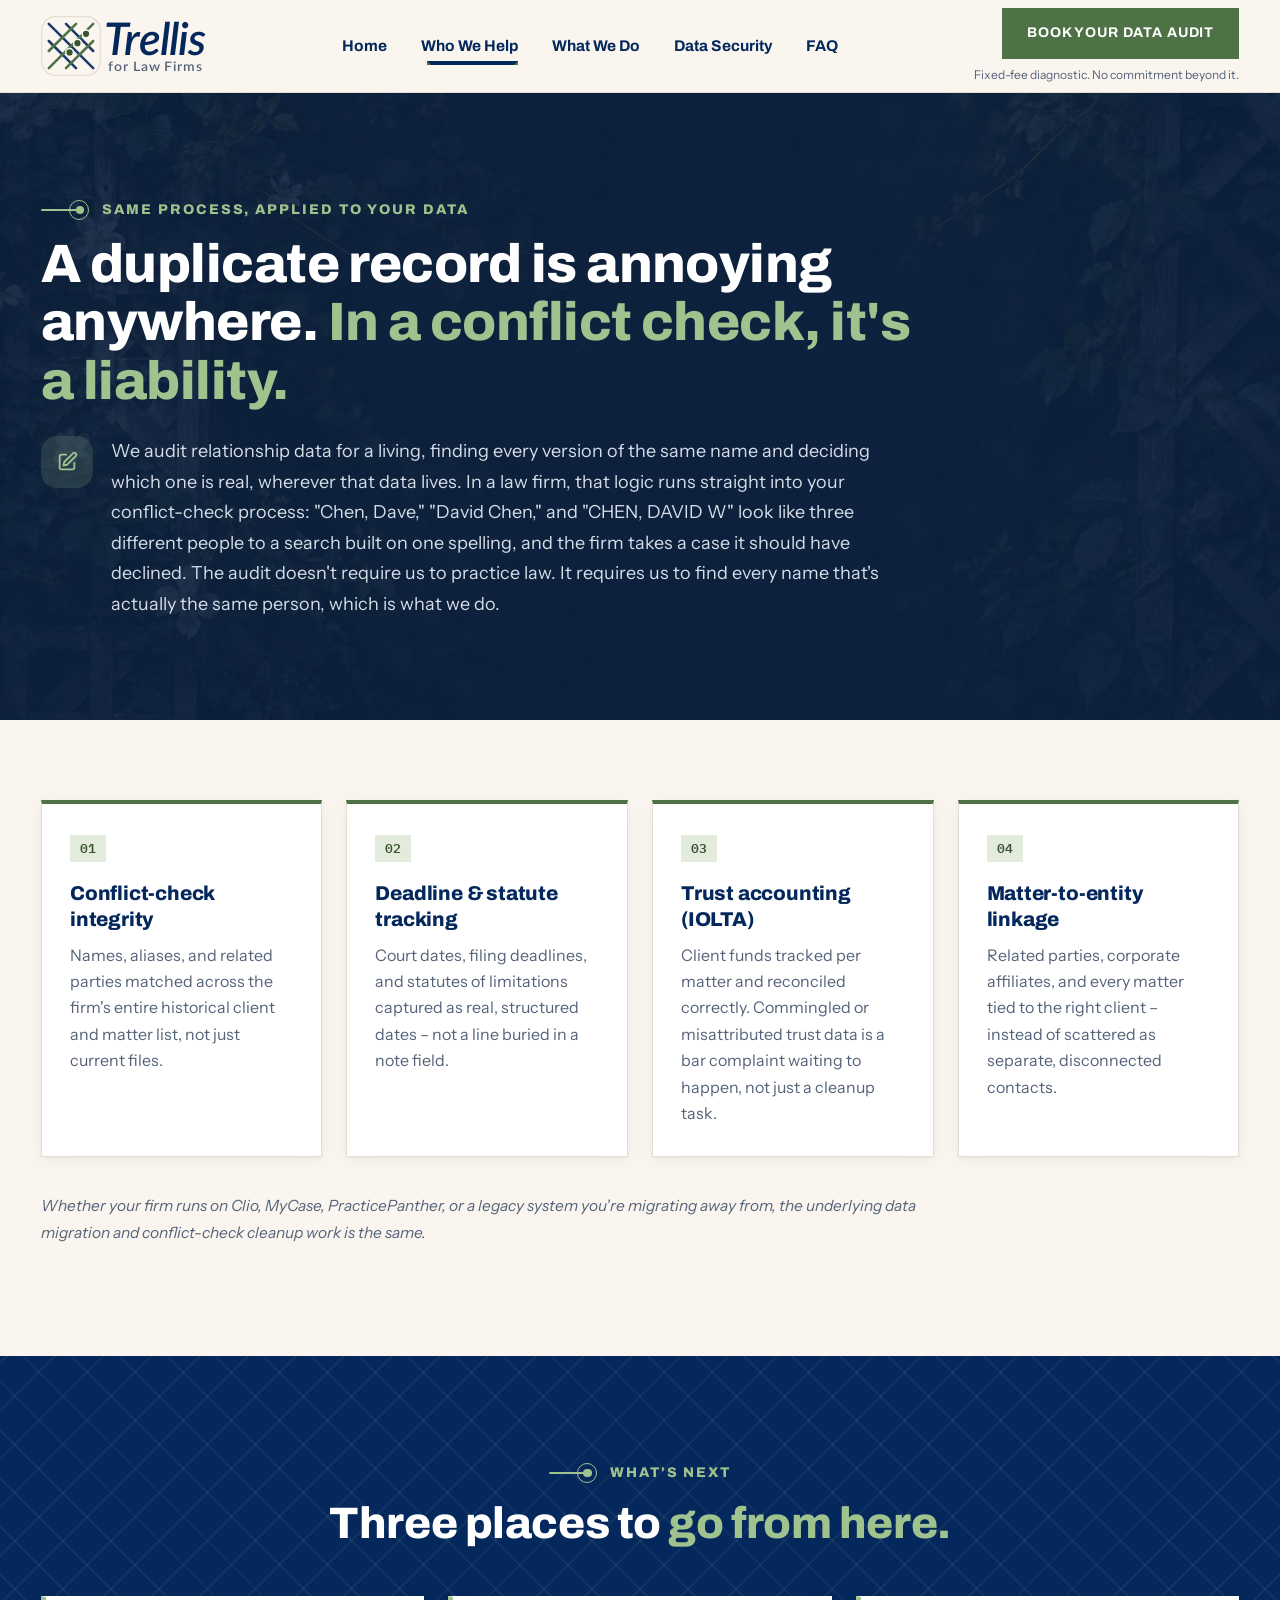
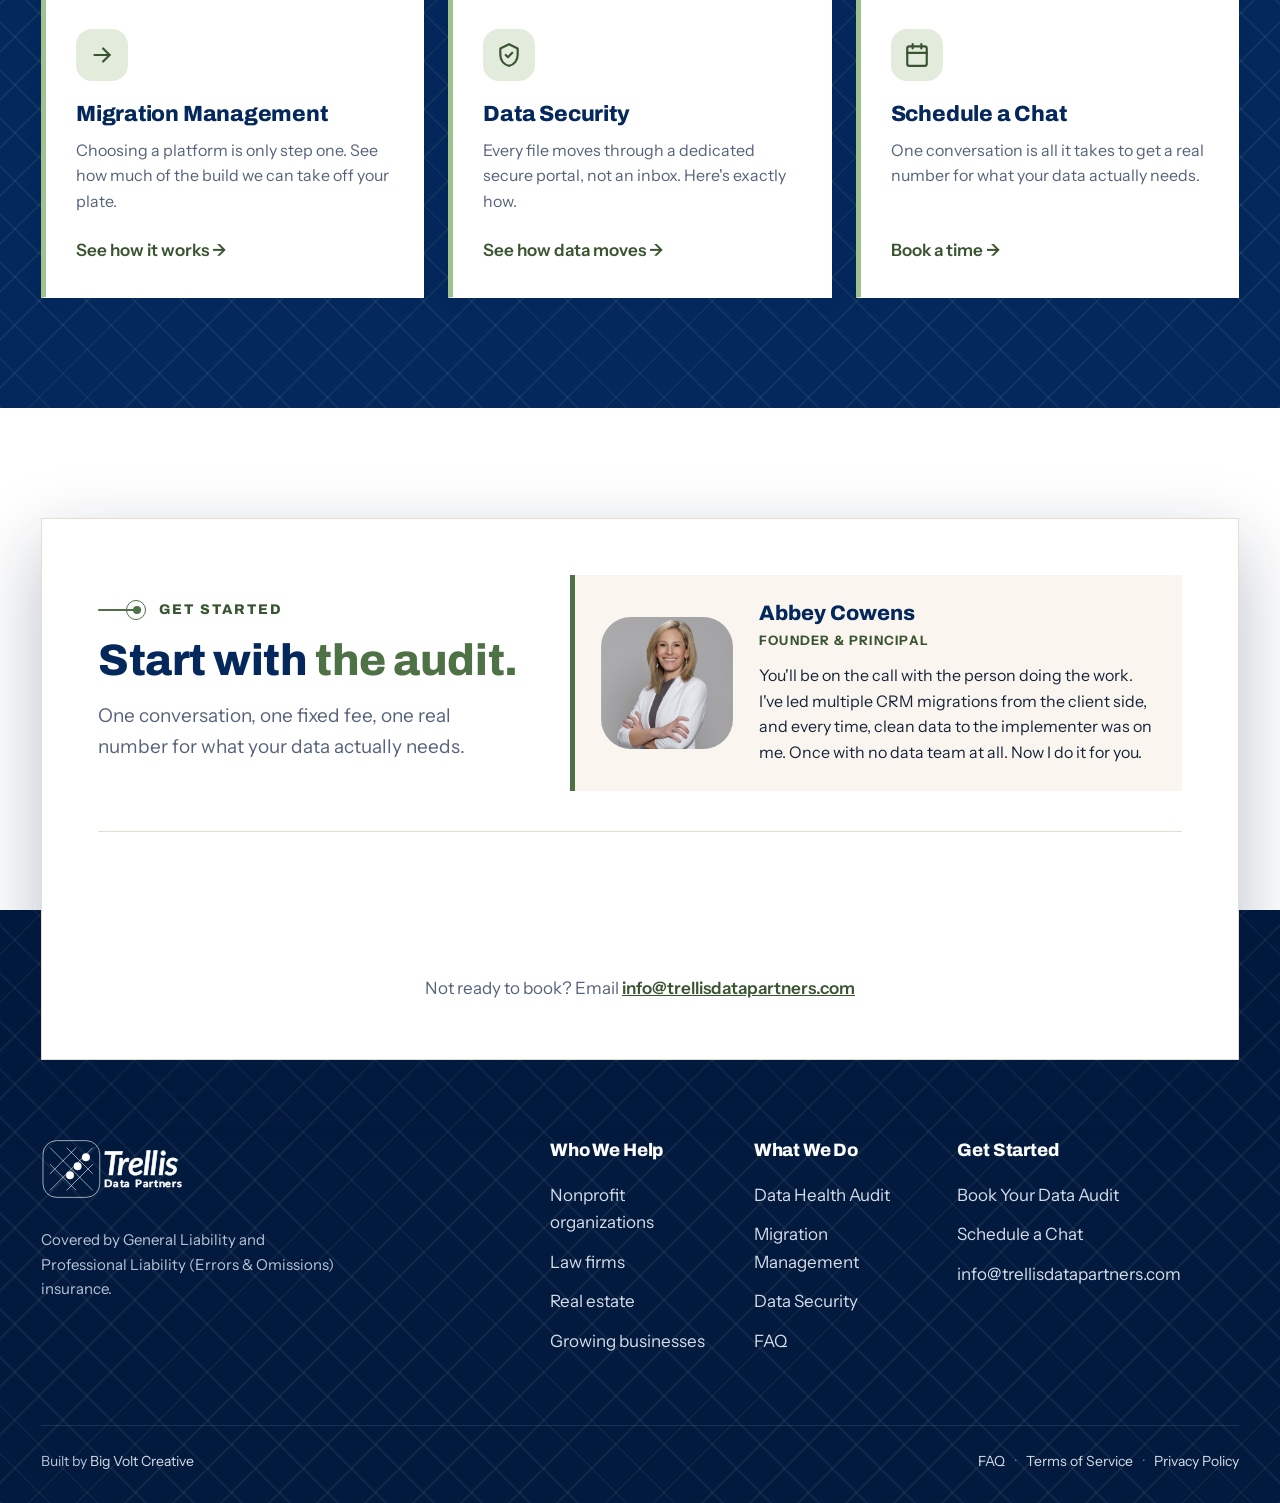
<file: legal/index.html>
<!DOCTYPE html>
<html lang="en">
<head>
<meta charset="UTF-8">
<meta name="viewport" content="width=device-width, initial-scale=1, viewport-fit=cover">
<meta name="theme-color" content="#04285C">
<title>Law Firm Client &amp; Matter Data Cleanup and CRM Migration | Trellis Data Partners</title>
<meta name="description" content="Client and matter database audits and cleanup for law firms before a practice management or CRM migration. We find duplicate clients, conflict-check gaps, and inconsistent intake before your migration does.">
<link rel="canonical" href="https://trellisdatapartners.com/legal/">
<meta name="robots" content="index, follow, max-image-preview:large, max-snippet:-1">

<meta property="og:type" content="website">
<meta property="og:site_name" content="Trellis Data Partners">
<meta property="og:url" content="https://trellisdatapartners.com/legal/">
<meta property="og:title" content="Law Firm Client &amp; Matter Data Cleanup and CRM Migration">
<meta property="og:description" content="We audit, clean, and untangle law firm client and matter records before your practice management migration goes live.">
<meta property="og:image" content="https://trellisdatapartners.com/images/trellis-social-share.png">
<meta property="og:image:width" content="1200">
<meta property="og:image:height" content="630">
<meta name="twitter:card" content="summary_large_image">
<meta name="twitter:title" content="Law Firm Client &amp; Matter Data Cleanup and CRM Migration">
<meta name="twitter:description" content="We audit, clean, and untangle law firm client and matter records before your practice management migration goes live.">
<meta name="twitter:image" content="https://trellisdatapartners.com/images/trellis-social-share.png">
<link rel="icon" type="image/svg+xml" href="../images/favicon.svg">
<link rel="preconnect" href="https://fonts.googleapis.com">
<link rel="preconnect" href="https://fonts.gstatic.com" crossorigin>
<link href="https://fonts.googleapis.com/css2?family=Archivo:wght@700;800;900&family=IBM+Plex+Mono:wght@400;500;600&family=Instrument+Sans:wght@400;500;600&display=swap" rel="stylesheet">
<link rel="stylesheet" href="../assets/css/bootstrap.min.css">
<link rel="stylesheet" href="../assets/icons/iconly.min.css">
<link rel="stylesheet" href="../assets/css/ensurx.css">
<link rel="stylesheet" href="../assets/css/ensurx-media.css">
<link rel="stylesheet" href="../assets/css/trellis.css">
<script type="application/ld+json">
{
  "@context": "https://schema.org",
  "@graph": [
    {
      "@type": "ProfessionalService",
      "@id": "https://trellisdatapartners.com/legal/#business",
      "name": "Trellis Data Partners &ndash; Legal",
      "url": "https://trellisdatapartners.com/legal/",
      "email": "info@trellisdatapartners.com",
      "description": "Client and matter database audits, data cleanup, and CRM/practice-management migration support for law firms.",
      "areaServed": { "@type": "Country", "name": "United States" },
      "knowsAbout": [
        "Law firm client and matter data cleanup",
        "Practice management migration",
        "Conflict-check data integrity",
        "Clio data migration",
        "MyCase and PracticePanther data cleanup",
        "CRM data migration",
        "Data hygiene"
      ]
    },
    {
      "@type": "Service",
      "name": "Legal Data Health Audit",
      "provider": { "@id": "https://trellisdatapartners.com/legal/#business" },
      "serviceType": "Client and matter database audit",
      "description": "A fixed-fee review of a law firm's client and matter records that identifies duplicate contacts, conflict-check gaps, and migration risk before a practice management migration begins."
    }
  ]
}
</script>
</head>
<body>

<header class="site-header">
  <nav class="navbar navbar-expand-lg">
    <div class="container-fluid">
      <a class="navbar-brand brand-lockup" href="../index.html" aria-label="Trellis Data Partners home">
        <svg class="site-logo" role="img" aria-label="Trellis for Law Firms" xmlns="http://www.w3.org/2000/svg" version="1.1" viewBox="0 0 258.07 94">
  <defs>
    <style>
      .tl-law-st0 {
        stroke: #4e7145;
      }
      .tl-law-st0, .tl-law-st1 {
        fill: none;
        stroke-linecap: round;
        stroke-width: 4px;
      }
      .tl-law-st2 {
        fill: #04285c;
        font-family: Lato-SemiboldItalic, Lato;
        font-size: 70.02px;
        font-style: italic;
        letter-spacing: -.02em;
      }
      .tl-law-st2, .tl-law-st3, .tl-law-st4 {
        isolation: isolate;
      }
      .tl-law-st2, .tl-law-st4 {
        font-weight: 600;
      }
      .tl-law-st5 {
        fill: #395430;
        stroke: #faf6ef;
        stroke-width: 2.4px;
      }
      .tl-law-st1 {
        stroke: #04285c;
      }
      .tl-law-st6 {
        fill: #faf6ef;
        stroke: #e4ddd0;
        stroke-width: 2px;
      }
      .tl-law-st4 {
        fill: #55637a;
        font-family: Lato-Semibold, Lato;
        font-size: 21px;
        letter-spacing: .06em;
      }
      .tl-law-st7 {
        opacity: .9;
      }
    </style>
  </defs>
  <rect class="tl-law-st6" x="1" y="1" width="92" height="92" rx="22" ry="22"/>
  <g class="tl-law-st7">
    <line class="tl-law-st1" x1="12.22" y1="12.22" x2="81.78" y2="81.78"/>
    <line class="tl-law-st1" x1="12.22" y1="39.15" x2="54.85" y2="81.78"/>
    <line class="tl-law-st1" x1="39.15" y1="12.22" x2="81.78" y2="54.85"/>
  </g>
  <g>
    <line class="tl-law-st0" x1="81.78" y1="12.22" x2="12.22" y2="81.78"/>
    <line class="tl-law-st0" x1="81.78" y1="39.15" x2="39.15" y2="81.78"/>
    <line class="tl-law-st0" x1="54.85" y1="12.22" x2="12.22" y2="54.85"/>
  </g>
  <circle class="tl-law-st5" cx="44.76" cy="57.1" r="6.06"/>
  <circle class="tl-law-st5" cx="57.1" cy="42.51" r="6.06"/>
  <circle class="tl-law-st5" cx="70.56" cy="27.93" r="6.06"/>
  <g class="tl-law-st3">
    <g class="tl-law-st3">
      <text class="tl-law-st2" transform="translate(99.28 61.22)"><tspan x="0" y="0">Trellis</tspan></text>
    </g>
  </g>
  <g class="tl-law-st3">
    <g class="tl-law-st3">
      <text class="tl-law-st4" transform="translate(105.09 86.83) scale(1.03 1)"><tspan x="0" y="0">for Law Firms</tspan></text>
    </g>
  </g>
</svg>
      </a>
      <button class="navbar-toggler" type="button" data-bs-toggle="collapse" data-bs-target="#siteNav" aria-controls="siteNav" aria-expanded="false" aria-label="Open menu">
        <span class="navbar-toggler-icon"></span>
      </button>
      <div class="collapse navbar-collapse" id="siteNav">
        <ul class="navbar-nav mx-auto" id="navMenu">
          <li class="nav-item"><a class="nav-link" href="../index.html">Home</a></li>
          <li class="nav-item dropdown">
            <a class="nav-link dropdown-toggle active" href="../index.html#industries" role="button" data-bs-toggle="dropdown" aria-expanded="false">Who We Help</a>
            <ul class="dropdown-menu">
              <li><a class="dropdown-item" href="../nonprofit/index.html">Nonprofit organizations</a></li>
              <li><a class="dropdown-item" href="../legal/index.html">Law firms</a></li>
              <li><a class="dropdown-item" href="../real-estate/index.html">Real estate</a></li>
              <li><a class="dropdown-item" href="../business/index.html">Growing businesses</a></li>
            </ul>
          </li>
          <li class="nav-item dropdown">
            <a class="nav-link dropdown-toggle" href="../index.html#services" role="button" data-bs-toggle="dropdown" aria-expanded="false">What We Do</a>
            <ul class="dropdown-menu">
              <li><a class="dropdown-item" href="../index.html#svc-audit">Data Health Audit</a></li>
              <li><a class="dropdown-item" href="../index.html#svc-prep">Data Migration Prep</a></li>
              <li><a class="dropdown-item" href="../migration-management/index.html">Migration Management</a></li>
              <li><a class="dropdown-item" href="../index.html#svc-post">Post-Migration Assistance</a></li>
              <li><a class="dropdown-item" href="../index.html#svc-ongoing">Ongoing Data Management</a></li>
            </ul>
          </li>
          <li class="nav-item"><a class="nav-link" href="../security/index.html">Data Security</a></li>
          <li class="nav-item"><a class="nav-link" href="../faq/index.html">FAQ</a></li>
        </ul>
        <div class="nav-cta">
          <a class="common_btn" href="#contact">Book Your Data Audit</a>
          <span class="btn-note">Fixed-fee diagnostic. No commitment beyond it.</span>
        </div>
      </div>
    </div>
  </nav>
</header>

<main>

<section id="milestones" class="page-banner band-photo on-dark">
  <div class="container-fluid">
        <div class="common_heading">
          <div class="title_style"><span></span><p>Same process, applied to your data</p></div>
          <h1>A duplicate record is annoying anywhere. <span>In a conflict check, it's a liability.</span></h1>
        </div>
        <div class="lede-icon"><span class="ico"><svg fill="none" height="22" stroke="#4E7145" stroke-linecap="round" stroke-linejoin="round" stroke-width="2" viewbox="0 0 24 24" width="22"><path d="M11 4H6a2 2 0 0 0-2 2v12a2 2 0 0 0 2 2h12a2 2 0 0 0 2-2v-5"></path><path d="M18.5 2.5a2.12 2.12 0 0 1 3 3L12 15l-4 1 1-4z"></path></svg></span><p>We audit relationship data for a living, finding every version of the same name and deciding which one is real, wherever that data lives. In a law firm, that logic runs straight into your conflict-check process: "Chen, Dave," "David Chen," and "CHEN, DAVID W" look like three different people to a search built on one spelling, and the firm takes a case it should have declined. The audit doesn't require us to practice law. It requires us to find every name that's actually the same person, which is what we do.</p></div>
  </div>
</section>

<section class="section section-cream pull-up">
  <div class="container-fluid">
        <div class="row g-4">
          <div class="col-md-6 col-xl-3"><div class="pt-card"><span class="pt-idx">01</span><h3>Conflict-check integrity</h3><p>Names, aliases, and related parties matched across the firm's entire historical client and matter list, not just current files.</p></div></div>
          <div class="col-md-6 col-xl-3"><div class="pt-card"><span class="pt-idx">02</span><h3>Deadline &amp; statute tracking</h3><p>Court dates, filing deadlines, and statutes of limitations captured as real, structured dates &ndash; not a line buried in a note field.</p></div></div>
          <div class="col-md-6 col-xl-3"><div class="pt-card"><span class="pt-idx">03</span><h3>Trust accounting (IOLTA)</h3><p>Client funds tracked per matter and reconciled correctly. Commingled or misattributed trust data is a bar complaint waiting to happen, not just a cleanup task.</p></div></div>
          <div class="col-md-6 col-xl-3"><div class="pt-card"><span class="pt-idx">04</span><h3>Matter-to-entity linkage</h3><p>Related parties, corporate affiliates, and every matter tied to the right client &ndash; instead of scattered as separate, disconnected contacts.</p></div></div>
        </div>
        <p class="fine-note">Whether your firm runs on Clio, MyCase, PracticePanther, or a legacy system you're migrating away from, the underlying data migration and conflict-check cleanup work is the same.</p>
  </div>
</section>

<section id="whats-next" class="section band-dark on-dark">
  <div class="container-fluid">
        <div class="common_heading text-center">
          <div class="title_style"><span></span><p>What's next</p></div>
          <h2>Three places to <span>go from here.</span></h2>
        </div>
        <div class="row g-4">
          <div class="col-lg-4"><a class="next-card" href="../migration-management/index.html">
            <span class="next-icon"><svg fill="none" height="26" stroke="currentColor" stroke-linecap="round" stroke-linejoin="round" stroke-width="2" viewbox="0 0 24 24" width="26"><path d="M5 12h14"></path><path d="M13 6l6 6-6 6"></path></svg></span>
            <h3>Migration Management</h3>
            <p>Choosing a platform is only step one. See how much of the build we can take off your plate.</p>
            <span class="arrow-link">See how it works &rarr;</span>
          </a></div>
          <div class="col-lg-4"><a class="next-card" href="../security/index.html">
            <span class="next-icon"><svg fill="none" height="26" stroke="currentColor" stroke-linecap="round" stroke-linejoin="round" stroke-width="2" viewbox="0 0 24 24" width="26"><path d="M12 2 4 6v6c0 5 3.4 9.2 8 10 4.6-.8 8-5 8-10V6z"></path><path d="m9 12 2 2 4-4"></path></svg></span>
            <h3>Data Security</h3>
            <p>Every file moves through a dedicated secure portal, not an inbox. Here's exactly how.</p>
            <span class="arrow-link">See how data moves &rarr;</span>
          </a></div>
          <div class="col-lg-4"><a class="next-card" href="../contact/index.html">
            <span class="next-icon"><svg fill="none" height="26" stroke="currentColor" stroke-linecap="round" stroke-linejoin="round" stroke-width="2" viewbox="0 0 24 24" width="26"><rect height="18" rx="2" width="18" x="3" y="4"></rect><path d="M16 2v4M8 2v4M3 10h18"></path></svg></span>
            <h3>Schedule a Chat</h3>
            <p>One conversation is all it takes to get a real number for what your data actually needs.</p>
            <span class="arrow-link">Book a time &rarr;</span>
          </a></div>
        </div>
  </div>
</section>

<section id="contact" class="cta-section">
  <div class="container-fluid">
    <div class="cta-card">
      <div class="row g-4 g-lg-5 align-items-center">
        <div class="col-lg-5">
          <div class="common_heading mb-3">
            <div class="title_style"><span></span><h3>Get started</h3></div>
            <h2>Start with <span>the audit.</span></h2>
          </div>
          <p class="sub">One conversation, one fixed fee, one real number for what your data actually needs.</p>
        </div>
        <div class="col-lg-7">
          <div class="who" id="whoBlock">
            <div class="photo"><img src="../images/abbey.jpg" alt="Abbey" onerror="document.getElementById('whoBlock').classList.add('no-photo')"></div>
            <div class="who-text">
              <div class="who-name">Abbey Cowens</div>
              <div class="who-title">Founder &amp; Principal</div>
              <p>You'll be on the call with the person doing the work. I've led multiple CRM migrations from the client side, and every time, clean data to the implementer was on me. Once with no data team at all. Now I do it for you.</p>
            </div>
          </div>
        </div>
      </div>
      <div class="cal-wrap">
        <div id="my-cal-inline"></div>
      </div>
      <p class="contact-alt">Not ready to book? Email <a href="mailto:info@trellisdatapartners.com">info@trellisdatapartners.com</a></p>
    </div>
  </div>
</section>

</main>

<footer class="site-footer">
  <div class="container-fluid">
    <div class="row gy-5">
      <div class="col-lg-4 footer-brand">
        <a class="brand-lockup" href="../index.html" aria-label="Trellis Data Partners home">
          <svg class="site-logo" role="img" aria-label="Trellis Data Partners" xmlns="http://www.w3.org/2000/svg" version="1.1" viewBox="0 0 223.25 94">
  <defs>
    <style>
      .tl-white-st0 {
        font-family: Lato-Semibold, Lato;
        font-size: 17px;
        letter-spacing: .06em;
      }
      .tl-white-st0, .tl-white-st1, .tl-white-st2, .tl-white-st3 {
        stroke: #fff;
        stroke-miterlimit: 10;
      }
      .tl-white-st0, .tl-white-st1, .tl-white-st3 {
        fill: #fff;
      }
      .tl-white-st0, .tl-white-st3 {
        font-weight: 600;
      }
      .tl-white-st2 {
        fill: none;
      }
      .tl-white-st4 {
        isolation: isolate;
      }
      .tl-white-st3 {
        font-family: Lato-SemiboldItalic, Lato;
        font-size: 53.51px;
        font-style: italic;
        letter-spacing: -.02em;
      }
      .tl-white-st5 {
        opacity: .9;
      }
    </style>
  </defs>
  <rect class="tl-white-st2" x="3.23" y="1" width="92" height="92" rx="22" ry="22"/>
  <g class="tl-white-st5">
    <line class="tl-white-st1" x1="14.45" y1="12.22" x2="84.01" y2="81.78"/>
    <line class="tl-white-st1" x1="14.45" y1="39.15" x2="57.08" y2="81.78"/>
    <line class="tl-white-st1" x1="41.38" y1="12.22" x2="84.01" y2="54.85"/>
  </g>
  <g>
    <line class="tl-white-st1" x1="84.01" y1="12.22" x2="14.45" y2="81.78"/>
    <line class="tl-white-st1" x1="84.01" y1="39.15" x2="41.38" y2="81.78"/>
    <line class="tl-white-st1" x1="57.08" y1="12.22" x2="14.45" y2="54.85"/>
  </g>
  <circle class="tl-white-st1" cx="46.99" cy="57.1" r="6.06"/>
  <circle class="tl-white-st1" cx="59.33" cy="42.51" r="6.06"/>
  <circle class="tl-white-st1" cx="72.79" cy="27.93" r="6.06"/>
  <g class="tl-white-st4">
    <text class="tl-white-st3" transform="translate(100.23 57.04)"><tspan x="0" y="0">Trellis</tspan></text>
  </g>
  <g class="tl-white-st4">
    <text class="tl-white-st0" transform="translate(102.38 76.61) scale(1.03 1)"><tspan x="0" y="0">Data Partners</tspan></text>
  </g>
</svg>
        </a>
        <p>Covered by General Liability and Professional Liability (Errors &amp; Omissions) insurance.</p>
      </div>
      <div class="col-6 col-lg-2 offset-lg-1">
        <h4>Who We Help</h4>
        <ul>
          <li><a href="../nonprofit/index.html">Nonprofit organizations</a></li>
          <li><a href="../legal/index.html">Law firms</a></li>
          <li><a href="../real-estate/index.html">Real estate</a></li>
          <li><a href="../business/index.html">Growing businesses</a></li>
        </ul>
      </div>
      <div class="col-6 col-lg-2">
        <h4>What We Do</h4>
        <ul>
          <li><a href="../nonprofit/audit/index.html">Data Health Audit</a></li>
          <li><a href="../migration-management/index.html">Migration Management</a></li>
          <li><a href="../security/index.html">Data Security</a></li>
          <li><a href="../faq/index.html">FAQ</a></li>
        </ul>
      </div>
      <div class="col-lg-3">
        <h4>Get Started</h4>
        <ul>
          <li><a href="../index.html#contact">Book Your Data Audit</a></li>
          <li><a href="../contact/index.html">Schedule a Chat</a></li>
          <li><a href="mailto:info@trellisdatapartners.com">info@trellisdatapartners.com</a></li>
        </ul>
      </div>
    </div>
    <div class="footer-bottom">
      <span>Built by <a href="https://bigvoltcreative.com" target="_blank" rel="noopener">Big Volt Creative</a></span>
      <span class="legal"><a href="../faq/index.html">FAQ</a><a href="../terms/index.html">Terms of Service</a><a href="../privacy/index.html">Privacy Policy</a></span>
    </div>
  </div>
</footer>

<script src="../assets/js/bootstrap.bundle.min.js"></script>
<script type="text/javascript">
  (function (C, A, L) {
    let p = function (a, ar) { a.q.push(ar); };
    let d = C.document;
    C.Cal = C.Cal || function () {
      let cal = C.Cal; let ar = arguments;
      if (!cal.loaded) {
        cal.ns = {}; cal.q = cal.q || [];
        d.head.appendChild(d.createElement("script")).src = A;
        cal.loaded = true;
      }
      if (ar[0] === L) {
        const api = function () { p(api, arguments); };
        const namespace = ar[1];
        api.q = api.q || [];
        if (typeof namespace === "string") {
          cal.ns[namespace] = cal.ns[namespace] || api;
          p(cal.ns[namespace], ar);
          p(cal, ["initNamespace", namespace]);
        } else p(cal, ar);
        return;
      }
      p(cal, ar);
    };
  })(window, "https://app.cal.com/embed/embed.js", "init");
  Cal("init", { origin: "https://app.cal.com" });
  Cal("inline", {
    elementOrSelector: "#my-cal-inline",
    calLink: "abbey-trellis",
    config: { theme: "light" }
  });
  Cal("ui", {
    styles: { branding: { brandColor: "#04285C" } },
    hideEventTypeDetails: false
  });
</script>
<script>
  // Close the mobile menu after tapping a link.
  const siteNav = document.getElementById('siteNav');
  siteNav.addEventListener('click', e => {
    const a = e.target.closest('a');
    if (!a || a.matches('[data-bs-toggle]') || !siteNav.classList.contains('show')) return;
    bootstrap.Collapse.getOrCreateInstance(siteNav).hide();
  });
</script>
</body>
</html>
</file>
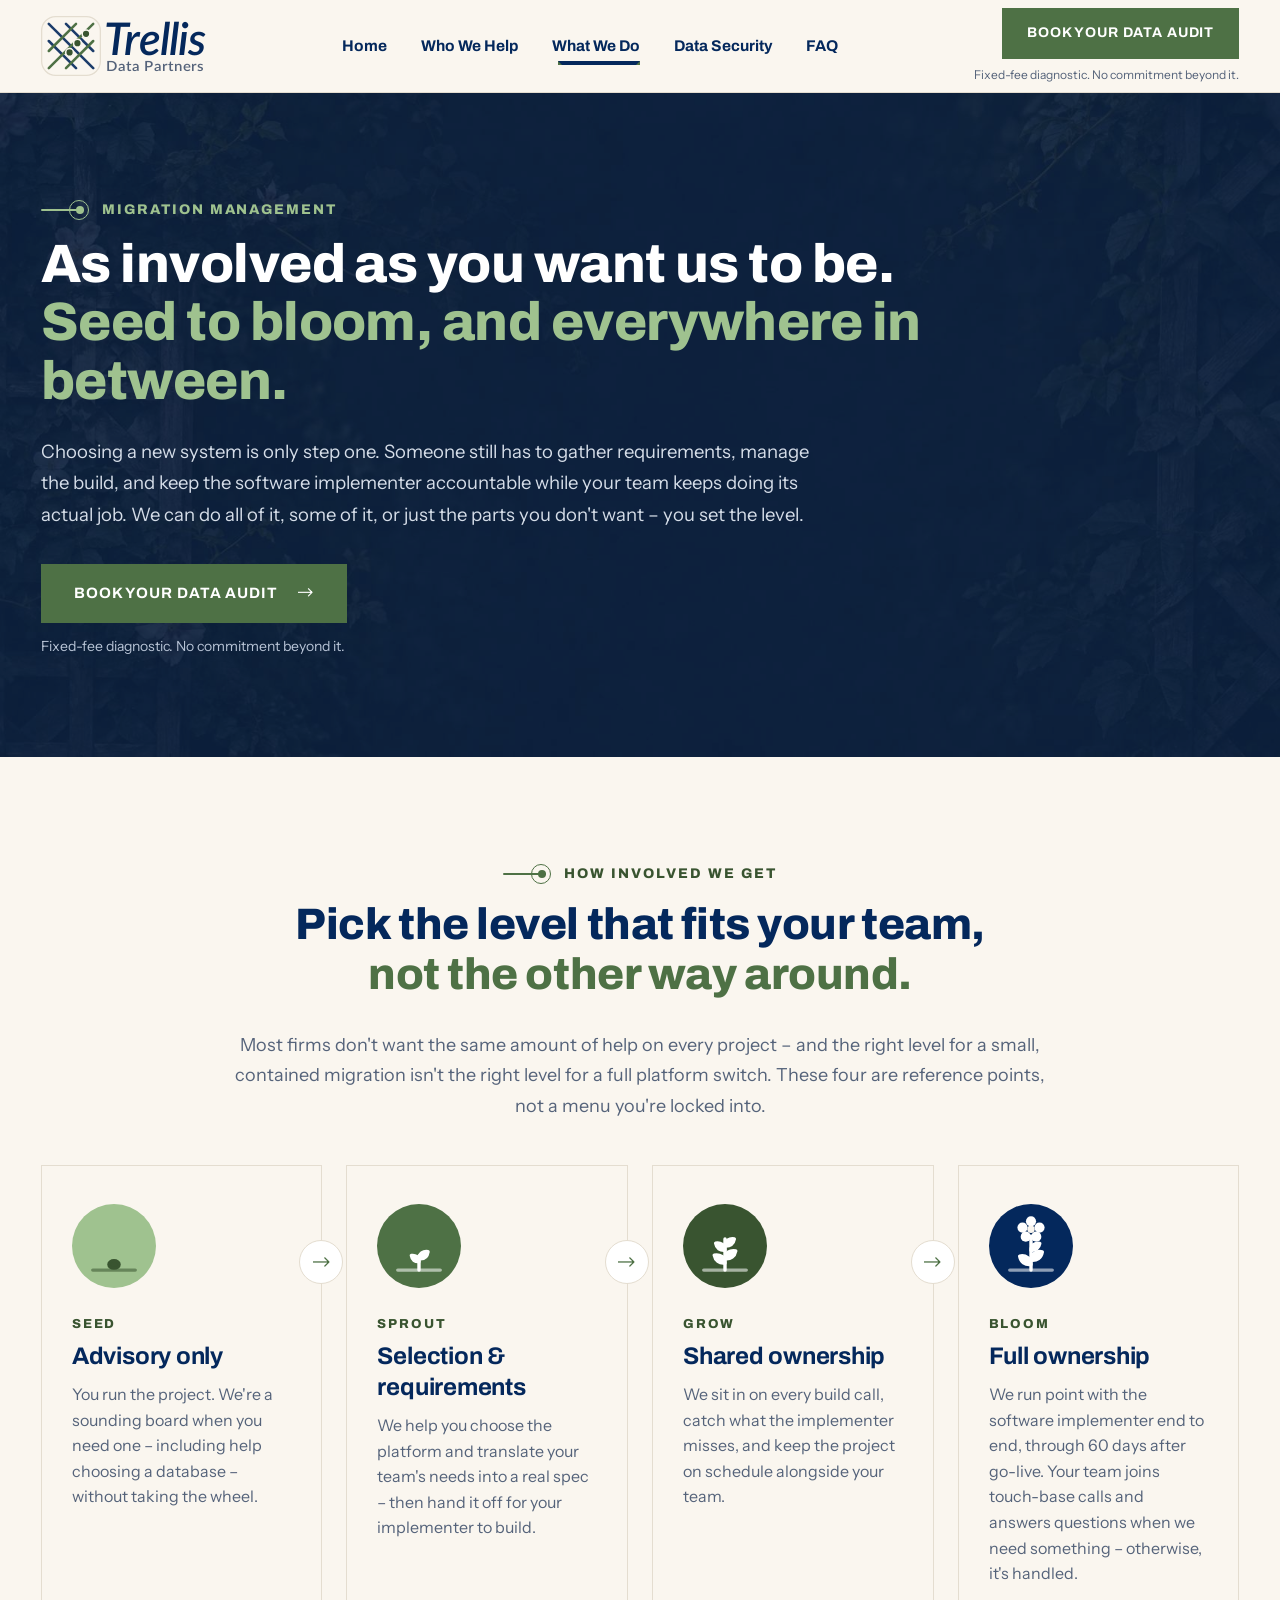
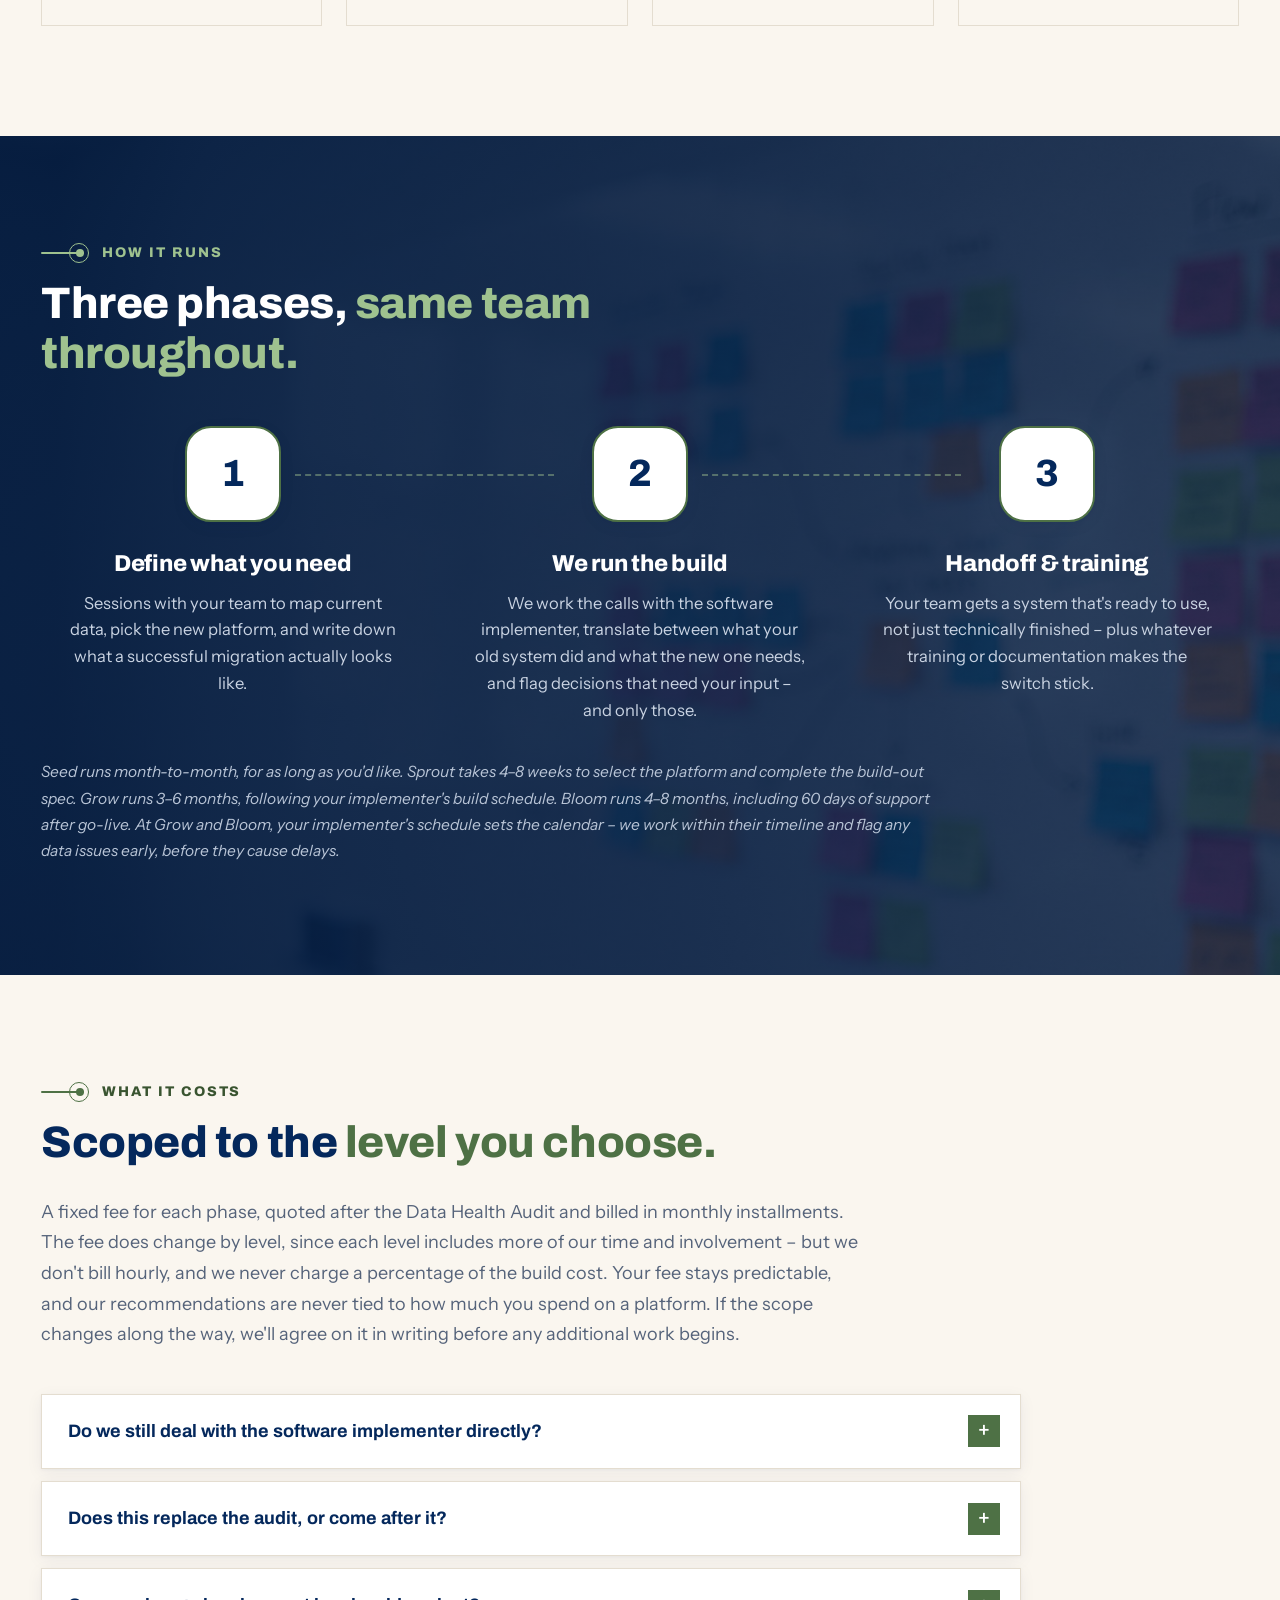
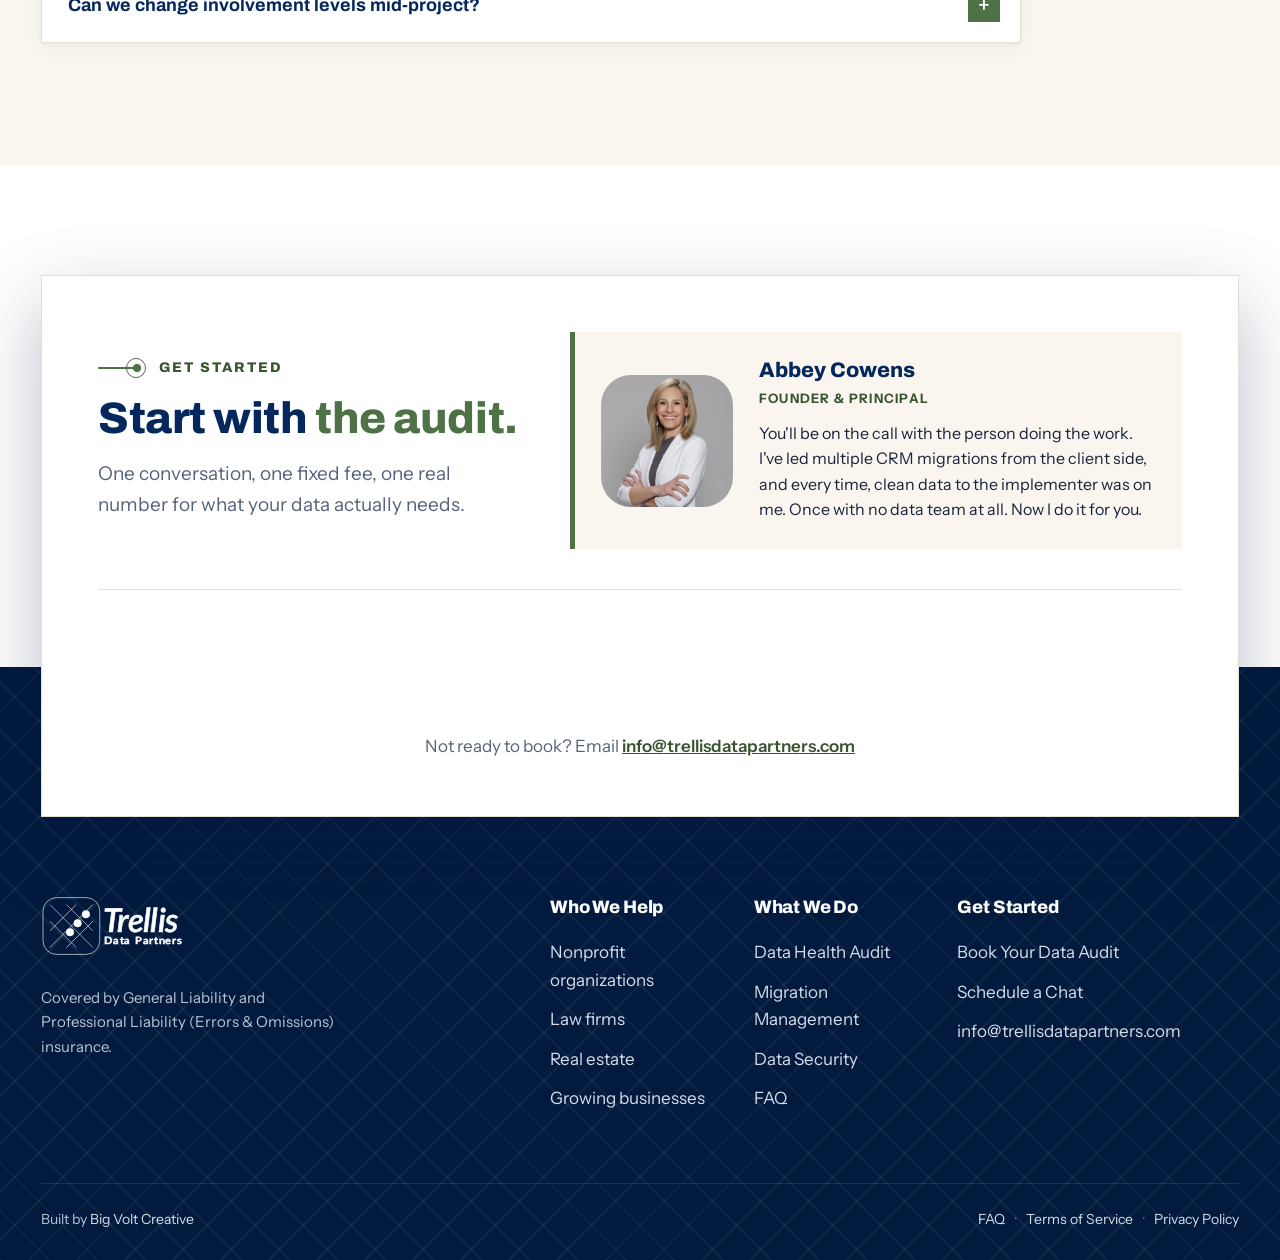
<file: migration-management/index.html>
<!DOCTYPE html>
<html lang="en">
<head>
<meta charset="UTF-8">
<meta name="viewport" content="width=device-width, initial-scale=1, viewport-fit=cover">
<meta name="theme-color" content="#04285C">
<title>Migration Management: Choose, Plan &amp; Run Your CRM Migration | Trellis Data Partners</title>
<meta name="description" content="We help you choose the right new system, gather what your team actually needs, then run the migration with the software implementer so you're not managing two projects at once.">
<link rel="canonical" href="https://trellisdatapartners.com/migration-management/">
<meta name="robots" content="index, follow, max-image-preview:large, max-snippet:-1">

<meta property="og:type" content="website">
<meta property="og:site_name" content="Trellis Data Partners">
<meta property="og:url" content="https://trellisdatapartners.com/migration-management/">
<meta property="og:title" content="Migration Management &ndash; Seed to Bloom, and Everywhere In Between">
<meta property="og:description" content="We help you choose the right new system, gather what your team actually needs, then run the migration with the software implementer so you're not managing two projects at once.">
<meta property="og:image" content="https://trellisdatapartners.com/images/trellis-social-share.png">
<meta property="og:image:width" content="1200">
<meta property="og:image:height" content="630">
<meta name="twitter:card" content="summary_large_image">
<meta name="twitter:title" content="Migration Management &ndash; Seed to Bloom, and Everywhere In Between">
<meta name="twitter:description" content="We help you choose the right new system, gather what your team actually needs, then run the migration with the software implementer so you're not managing two projects at once.">
<meta name="twitter:image" content="https://trellisdatapartners.com/images/trellis-social-share.png">
<link rel="icon" type="image/svg+xml" href="../images/favicon.svg">
<link rel="preconnect" href="https://fonts.googleapis.com">
<link rel="preconnect" href="https://fonts.gstatic.com" crossorigin>
<link href="https://fonts.googleapis.com/css2?family=Archivo:wght@700;800;900&family=IBM+Plex+Mono:wght@400;500;600&family=Instrument+Sans:wght@400;500;600&display=swap" rel="stylesheet">
<link rel="stylesheet" href="../assets/css/bootstrap.min.css">
<link rel="stylesheet" href="../assets/icons/iconly.min.css">
<link rel="stylesheet" href="../assets/css/ensurx.css">
<link rel="stylesheet" href="../assets/css/ensurx-media.css">
<link rel="stylesheet" href="../assets/css/trellis.css">
<script type="application/ld+json">
{
  "@context": "https://schema.org",
  "@type": "Service",
  "name": "Migration Management",
  "serviceType": "CRM and database migration project management",
  "provider": {
    "@type": "ProfessionalService",
    "name": "Trellis Data Partners",
    "url": "https://trellisdatapartners.com/"
  },
  "description": "Platform selection, requirements gathering, and full project management of a CRM or database migration, run alongside the software implementer on the client's behalf.",
  "areaServed": { "@type": "Country", "name": "United States" },
  "url": "https://trellisdatapartners.com/migration-management/"
}
</script>
</head>
<body>

<header class="site-header">
  <nav class="navbar navbar-expand-lg">
    <div class="container-fluid">
      <a class="navbar-brand brand-lockup" href="../index.html" aria-label="Trellis Data Partners home">
        <svg class="site-logo" role="img" aria-label="Trellis Data Partners" xmlns="http://www.w3.org/2000/svg" version="1.1" viewBox="0 0 258.07 94">
  <defs>
    <style>
      .tl-main-st0 {
        stroke: #4e7145;
      }
      .tl-main-st0, .tl-main-st1 {
        fill: none;
        stroke-linecap: round;
        stroke-width: 4px;
      }
      .tl-main-st2 {
        fill: #04285c;
        font-family: Lato-SemiboldItalic, Lato;
        font-size: 70.02px;
        font-style: italic;
        letter-spacing: -.02em;
      }
      .tl-main-st2, .tl-main-st3, .tl-main-st4 {
        isolation: isolate;
      }
      .tl-main-st2, .tl-main-st4 {
        font-weight: 600;
      }
      .tl-main-st5 {
        fill: #395430;
        stroke: #faf6ef;
        stroke-width: 2.4px;
      }
      .tl-main-st1 {
        stroke: #04285c;
      }
      .tl-main-st6 {
        fill: #faf6ef;
        stroke: #e4ddd0;
        stroke-width: 2px;
      }
      .tl-main-st7 {
        opacity: .9;
      }
      .tl-main-st4 {
        fill: #55637a;
        font-family: Lato-Semibold, Lato;
        font-size: 22.25px;
        letter-spacing: .06em;
      }
    </style>
  </defs>
  <rect class="tl-main-st6" x="1" y="1" width="92" height="92" rx="22" ry="22"/>
  <g class="tl-main-st7">
    <line class="tl-main-st1" x1="12.22" y1="12.22" x2="81.78" y2="81.78"/>
    <line class="tl-main-st1" x1="12.22" y1="39.15" x2="54.85" y2="81.78"/>
    <line class="tl-main-st1" x1="39.15" y1="12.22" x2="81.78" y2="54.85"/>
  </g>
  <g>
    <line class="tl-main-st0" x1="81.78" y1="12.22" x2="12.22" y2="81.78"/>
    <line class="tl-main-st0" x1="81.78" y1="39.15" x2="39.15" y2="81.78"/>
    <line class="tl-main-st0" x1="54.85" y1="12.22" x2="12.22" y2="54.85"/>
  </g>
  <circle class="tl-main-st5" cx="44.76" cy="57.1" r="6.06"/>
  <circle class="tl-main-st5" cx="57.1" cy="42.51" r="6.06"/>
  <circle class="tl-main-st5" cx="70.56" cy="27.93" r="6.06"/>
  <g class="tl-main-st3">
    <g class="tl-main-st3">
      <text class="tl-main-st2" transform="translate(99.28 61.22)"><tspan x="0" y="0">Trellis</tspan></text>
    </g>
  </g>
  <g class="tl-main-st3">
    <g class="tl-main-st3">
      <text class="tl-main-st4" transform="translate(102.09 86.83) scale(1.03 1)"><tspan x="0" y="0">Data Partners</tspan></text>
    </g>
  </g>
</svg>
      </a>
      <button class="navbar-toggler" type="button" data-bs-toggle="collapse" data-bs-target="#siteNav" aria-controls="siteNav" aria-expanded="false" aria-label="Open menu">
        <span class="navbar-toggler-icon"></span>
      </button>
      <div class="collapse navbar-collapse" id="siteNav">
        <ul class="navbar-nav mx-auto" id="navMenu">
          <li class="nav-item"><a class="nav-link" href="../index.html">Home</a></li>
          <li class="nav-item dropdown">
            <a class="nav-link dropdown-toggle" href="../index.html#industries" role="button" data-bs-toggle="dropdown" aria-expanded="false">Who We Help</a>
            <ul class="dropdown-menu">
              <li><a class="dropdown-item" href="../nonprofit/index.html">Nonprofit organizations</a></li>
              <li><a class="dropdown-item" href="../legal/index.html">Law firms</a></li>
              <li><a class="dropdown-item" href="../real-estate/index.html">Real estate</a></li>
              <li><a class="dropdown-item" href="../business/index.html">Growing businesses</a></li>
            </ul>
          </li>
          <li class="nav-item dropdown">
            <a class="nav-link dropdown-toggle active" href="../index.html#services" role="button" data-bs-toggle="dropdown" aria-expanded="false">What We Do</a>
            <ul class="dropdown-menu">
              <li><a class="dropdown-item" href="../index.html#svc-audit">Data Health Audit</a></li>
              <li><a class="dropdown-item" href="../index.html#svc-prep">Data Migration Prep</a></li>
              <li><a class="dropdown-item" href="../migration-management/index.html">Migration Management</a></li>
              <li><a class="dropdown-item" href="../index.html#svc-post">Post-Migration Assistance</a></li>
              <li><a class="dropdown-item" href="../index.html#svc-ongoing">Ongoing Data Management</a></li>
            </ul>
          </li>
          <li class="nav-item"><a class="nav-link" href="../security/index.html">Data Security</a></li>
          <li class="nav-item"><a class="nav-link" href="../faq/index.html">FAQ</a></li>
        </ul>
        <div class="nav-cta">
          <a class="common_btn" href="../index.html#contact">Book Your Data Audit</a>
          <span class="btn-note">Fixed-fee diagnostic. No commitment beyond it.</span>
        </div>
      </div>
    </div>
  </nav>
</header>

<main>

<section class="page-banner band-photo on-dark">
  <div class="container-fluid">
        <div class="common_heading">
          <div class="title_style"><span></span><p>Migration Management</p></div>
          <h1>As involved as you want us to be. <span>Seed to bloom, and everywhere in between.</span></h1>
        </div>
        <p class="banner-lede">Choosing a new system is only step one. Someone still has to gather requirements, manage the build, and keep the software implementer accountable while your team keeps doing its actual job. We can do all of it, some of it, or just the parts you don't want &ndash; you set the level.</p>
        <a class="common_btn" href="../index.html#contact">Book Your Data Audit <i class="ensurx-arrow-right"></i></a>
        <span class="btn-note">Fixed-fee diagnostic. No commitment beyond it.</span>
  </div>
</section>

<section id="stages" class="section section-cream">
  <div class="container-fluid">
        <div class="common_heading text-center">
          <div class="title_style"><span></span><p>How involved we get</p></div>
          <h2>Pick the level that fits your team, <span>not the other way around.</span></h2>
        </div>
        <p class="section-intro">Most firms don't want the same amount of help on every project &ndash; and the right level for a small, contained migration isn't the right level for a full platform switch. These four are reference points, not a menu you're locked into.</p>
        <div class="row g-4 stage-row">
          <div class="col-md-6 col-lg-3">
            <div class="insurance_item">
              <div class="insurance_top_icon"><svg viewBox="0 0 48 48" fill="none" stroke="currentColor" stroke-width="2.4" stroke-linecap="round" stroke-linejoin="round" aria-hidden="true"><path d="M9 41h30" opacity=".55"/><ellipse cx="24" cy="37" rx="3.6" ry="2.6" fill="currentColor"/></svg></div>
              <p class="stage-name">Seed</p>
              <h4>Advisory only</h4>
              <p>You run the project. We're a sounding board when you need one &ndash; including help choosing a database &ndash; without taking the wheel.</p>
              <span class="stage-arrow" aria-hidden="true"><i class="ensurx-arrow-right"></i></span>
            </div>
          </div>
          <div class="col-md-6 col-lg-3">
            <div class="insurance_item">
              <div class="insurance_top_icon"><svg viewBox="0 0 48 48" fill="none" stroke="currentColor" stroke-width="2.4" stroke-linecap="round" stroke-linejoin="round" aria-hidden="true"><path d="M9 41h30" opacity=".55"/><path d="M24 41V31"/><path d="M24 33c0-3.6 3-5.6 6.4-5-0.6 3.6-3 5.4-6.4 5Z" fill="currentColor"/><path d="M24 35c0-3-2.4-4.8-5.4-4.3 0.5 3 2.6 4.6 5.4 4.3Z" fill="currentColor"/></svg></div>
              <p class="stage-name">Sprout</p>
              <h4>Selection &amp; requirements</h4>
              <p>We help you choose the platform and translate your team's needs into a real spec &ndash; then hand it off for your implementer to build.</p>
              <span class="stage-arrow" aria-hidden="true"><i class="ensurx-arrow-right"></i></span>
            </div>
          </div>
          <div class="col-md-6 col-lg-3">
            <div class="insurance_item">
              <div class="insurance_top_icon"><svg viewBox="0 0 48 48" fill="none" stroke="currentColor" stroke-width="2.4" stroke-linecap="round" stroke-linejoin="round" aria-hidden="true"><path d="M9 41h30" opacity=".55"/><path d="M24 41V19"/><path d="M24 33c0-4 3.4-6.4 7.6-5.6-0.8 4-3.6 6.2-7.6 5.6Z" fill="currentColor"/><path d="M24 36c0-4-3.4-6.4-7.6-5.6 0.8 4 3.6 6.2 7.6 5.6Z" fill="currentColor"/><path d="M24 24c0-3.6 3-5.6 6.6-5-0.6 3.6-3.2 5.4-6.6 5Z" fill="currentColor"/><path d="M24 27c0-3.6-3-5.6-6.6-5 0.6 3.6 3.2 5.4 6.6 5Z" fill="currentColor"/></svg></div>
              <p class="stage-name">Grow</p>
              <h4>Shared ownership</h4>
              <p>We sit in on every build call, catch what the implementer misses, and keep the project on schedule alongside your team.</p>
              <span class="stage-arrow" aria-hidden="true"><i class="ensurx-arrow-right"></i></span>
            </div>
          </div>
          <div class="col-md-6 col-lg-3">
            <div class="insurance_item">
              <div class="insurance_top_icon"><svg viewBox="0 0 48 48" fill="none" stroke="currentColor" stroke-width="2.4" stroke-linecap="round" stroke-linejoin="round" aria-hidden="true"><path d="M9 41h30" opacity=".55"/><path d="M24 41V17"/><path d="M24 34c0-4.2 3.6-6.8 8-5.9-0.8 4.2-3.8 6.5-8 5.9Z" fill="currentColor"/><path d="M24 37c0-4.2-3.6-6.8-8-5.9 0.8 4.2 3.8 6.5 8 5.9Z" fill="currentColor"/><path d="M24 27c0-3.4 2.8-5.4 6.2-4.8-0.6 3.4-3 5.2-6.2 4.8Z" fill="currentColor"/><g fill="currentColor" stroke="none"><circle cx="24" cy="6.6" r="3.6"/><circle cx="30" cy="11" r="3.6"/><circle cx="27.7" cy="17.4" r="3.6"/><circle cx="20.3" cy="17.4" r="3.6"/><circle cx="18" cy="11" r="3.6"/></g><circle cx="24" cy="12.2" r="2.6" fill="#FAF6EF" stroke="none"/></svg></div>
              <p class="stage-name">Bloom</p>
              <h4>Full ownership</h4>
              <p>We run point with the software implementer end to end, through 60 days after go-live. Your team joins touch-base calls and answers questions when we need something &ndash; otherwise, it's handled.</p>
              <span class="stage-arrow" aria-hidden="true"><i class="ensurx-arrow-right"></i></span>
            </div>
          </div>
        </div>
  </div>
</section>

<section id="how" class="section band-photo band-photo-how on-dark">
  <div class="container-fluid">
        <div class="common_heading">
          <div class="title_style"><span></span><p>How it runs</p></div>
          <h2>Three phases, <span>same team throughout.</span></h2>
        </div>
        <div class="row gy-5 process-row">
          <div class="col-md-4"><div class="process-step"><div class="process-num">1</div><h3>Define what you need</h3><p>Sessions with your team to map current data, pick the new platform, and write down what a successful migration actually looks like.</p></div></div>
          <div class="col-md-4"><div class="process-step"><div class="process-num">2</div><h3>We run the build</h3><p>We work the calls with the software implementer, translate between what your old system did and what the new one needs, and flag decisions that need your input &ndash; and only those.</p></div></div>
          <div class="col-md-4"><div class="process-step"><div class="process-num">3</div><h3>Handoff &amp; training</h3><p>Your team gets a system that's ready to use, not just technically finished &ndash; plus whatever training or documentation makes the switch stick.</p></div></div>
        </div>
        <p class="fine-note">Seed runs month-to-month, for as long as you'd like. Sprout takes 4&ndash;8 weeks to select the platform and complete the build-out spec. Grow runs 3&ndash;6 months, following your implementer's build schedule. Bloom runs 4&ndash;8 months, including 60 days of support after go-live. At Grow and Bloom, your implementer's schedule sets the calendar &ndash; we work within their timeline and flag any data issues early, before they cause delays.</p>
  </div>
</section>

<section id="cost" class="section section-cream">
  <div class="container-fluid">
        <div class="common_heading">
          <div class="title_style"><span></span><p>What it costs</p></div>
          <h2>Scoped to the <span>level you choose.</span></h2>
        </div>
        <p class="section-intro">A fixed fee for each phase, quoted after the Data Health Audit and billed in monthly installments. The fee does change by level, since each level includes more of our time and involvement &ndash; but we don't bill hourly, and we never charge a percentage of the build cost. Your fee stays predictable, and our recommendations are never tied to how much you spend on a platform. If the scope changes along the way, we'll agree on it in writing before any additional work begins.</p>
        <div class="t-faq">
          <details><summary>Do we still deal with the software implementer directly?</summary><p>At Grow, yes &ndash; we're on every build call alongside your team, so you have an experienced data partner in the room for each decision. At Bloom, we handle the day-to-day calls with your vendor; you'll join only the key decision points, such as kickoff, data-mapping sign-off, testing review, and go-live approval. We'll prepare you ahead of each one so they're quick and focused. It's your database, so the final decisions stay with you.</p></details>
          <details><summary>Does this replace the audit, or come after it?</summary><p>The audit comes first, and the two don't run at the same time. The audit is how we scope and price your migration work accurately, so you're not paying for guesses. Your audit fee is credited toward Migration Management if you sign within 60 days.</p></details>
          <details><summary>Can we change involvement levels mid-project?</summary><p>Yes. You can move up a level at the start of any new phase. Moving down also happens at the start of a phase, with 30 days' written notice. Either way, the fee adjusts for the remaining phases, and we'll confirm the change in writing.</p></details>
        </div>
  </div>
</section>

<section id="contact" class="cta-section">
  <div class="container-fluid">
    <div class="cta-card">
      <div class="row g-4 g-lg-5 align-items-center">
        <div class="col-lg-5">
          <div class="common_heading mb-3">
            <div class="title_style"><span></span><h3>Get started</h3></div>
            <h2>Start with <span>the audit.</span></h2>
          </div>
          <p class="sub">One conversation, one fixed fee, one real number for what your data actually needs.</p>
        </div>
        <div class="col-lg-7">
          <div class="who" id="whoBlock">
            <div class="photo"><img src="../images/abbey.jpg" alt="Abbey" onerror="document.getElementById('whoBlock').classList.add('no-photo')"></div>
            <div class="who-text">
              <div class="who-name">Abbey Cowens</div>
              <div class="who-title">Founder &amp; Principal</div>
              <p>You'll be on the call with the person doing the work. I've led multiple CRM migrations from the client side, and every time, clean data to the implementer was on me. Once with no data team at all. Now I do it for you.</p>
            </div>
          </div>
        </div>
      </div>
      <div class="cal-wrap">
        <div id="my-cal-inline"></div>
      </div>
      <p class="contact-alt">Not ready to book? Email <a href="mailto:info@trellisdatapartners.com">info@trellisdatapartners.com</a></p>
    </div>
  </div>
</section>

</main>

<footer class="site-footer">
  <div class="container-fluid">
    <div class="row gy-5">
      <div class="col-lg-4 footer-brand">
        <a class="brand-lockup" href="../index.html" aria-label="Trellis Data Partners home">
          <svg class="site-logo" role="img" aria-label="Trellis Data Partners" xmlns="http://www.w3.org/2000/svg" version="1.1" viewBox="0 0 223.25 94">
  <defs>
    <style>
      .tl-white-st0 {
        font-family: Lato-Semibold, Lato;
        font-size: 17px;
        letter-spacing: .06em;
      }
      .tl-white-st0, .tl-white-st1, .tl-white-st2, .tl-white-st3 {
        stroke: #fff;
        stroke-miterlimit: 10;
      }
      .tl-white-st0, .tl-white-st1, .tl-white-st3 {
        fill: #fff;
      }
      .tl-white-st0, .tl-white-st3 {
        font-weight: 600;
      }
      .tl-white-st2 {
        fill: none;
      }
      .tl-white-st4 {
        isolation: isolate;
      }
      .tl-white-st3 {
        font-family: Lato-SemiboldItalic, Lato;
        font-size: 53.51px;
        font-style: italic;
        letter-spacing: -.02em;
      }
      .tl-white-st5 {
        opacity: .9;
      }
    </style>
  </defs>
  <rect class="tl-white-st2" x="3.23" y="1" width="92" height="92" rx="22" ry="22"/>
  <g class="tl-white-st5">
    <line class="tl-white-st1" x1="14.45" y1="12.22" x2="84.01" y2="81.78"/>
    <line class="tl-white-st1" x1="14.45" y1="39.15" x2="57.08" y2="81.78"/>
    <line class="tl-white-st1" x1="41.38" y1="12.22" x2="84.01" y2="54.85"/>
  </g>
  <g>
    <line class="tl-white-st1" x1="84.01" y1="12.22" x2="14.45" y2="81.78"/>
    <line class="tl-white-st1" x1="84.01" y1="39.15" x2="41.38" y2="81.78"/>
    <line class="tl-white-st1" x1="57.08" y1="12.22" x2="14.45" y2="54.85"/>
  </g>
  <circle class="tl-white-st1" cx="46.99" cy="57.1" r="6.06"/>
  <circle class="tl-white-st1" cx="59.33" cy="42.51" r="6.06"/>
  <circle class="tl-white-st1" cx="72.79" cy="27.93" r="6.06"/>
  <g class="tl-white-st4">
    <text class="tl-white-st3" transform="translate(100.23 57.04)"><tspan x="0" y="0">Trellis</tspan></text>
  </g>
  <g class="tl-white-st4">
    <text class="tl-white-st0" transform="translate(102.38 76.61) scale(1.03 1)"><tspan x="0" y="0">Data Partners</tspan></text>
  </g>
</svg>
        </a>
        <p>Covered by General Liability and Professional Liability (Errors &amp; Omissions) insurance.</p>
      </div>
      <div class="col-6 col-lg-2 offset-lg-1">
        <h4>Who We Help</h4>
        <ul>
          <li><a href="../nonprofit/index.html">Nonprofit organizations</a></li>
          <li><a href="../legal/index.html">Law firms</a></li>
          <li><a href="../real-estate/index.html">Real estate</a></li>
          <li><a href="../business/index.html">Growing businesses</a></li>
        </ul>
      </div>
      <div class="col-6 col-lg-2">
        <h4>What We Do</h4>
        <ul>
          <li><a href="../nonprofit/audit/index.html">Data Health Audit</a></li>
          <li><a href="../migration-management/index.html">Migration Management</a></li>
          <li><a href="../security/index.html">Data Security</a></li>
          <li><a href="../faq/index.html">FAQ</a></li>
        </ul>
      </div>
      <div class="col-lg-3">
        <h4>Get Started</h4>
        <ul>
          <li><a href="../index.html#contact">Book Your Data Audit</a></li>
          <li><a href="../contact/index.html">Schedule a Chat</a></li>
          <li><a href="mailto:info@trellisdatapartners.com">info@trellisdatapartners.com</a></li>
        </ul>
      </div>
    </div>
    <div class="footer-bottom">
      <span>Built by <a href="https://bigvoltcreative.com" target="_blank" rel="noopener">Big Volt Creative</a></span>
      <span class="legal"><a href="../faq/index.html">FAQ</a><a href="../terms/index.html">Terms of Service</a><a href="../privacy/index.html">Privacy Policy</a></span>
    </div>
  </div>
</footer>

<script src="../assets/js/bootstrap.bundle.min.js"></script>
<script type="text/javascript">
  (function (C, A, L) {
    let p = function (a, ar) { a.q.push(ar); };
    let d = C.document;
    C.Cal = C.Cal || function () {
      let cal = C.Cal; let ar = arguments;
      if (!cal.loaded) {
        cal.ns = {}; cal.q = cal.q || [];
        d.head.appendChild(d.createElement("script")).src = A;
        cal.loaded = true;
      }
      if (ar[0] === L) {
        const api = function () { p(api, arguments); };
        const namespace = ar[1];
        api.q = api.q || [];
        if (typeof namespace === "string") {
          cal.ns[namespace] = cal.ns[namespace] || api;
          p(cal.ns[namespace], ar);
          p(cal, ["initNamespace", namespace]);
        } else p(cal, ar);
        return;
      }
      p(cal, ar);
    };
  })(window, "https://app.cal.com/embed/embed.js", "init");
  Cal("init", { origin: "https://app.cal.com" });
  Cal("inline", {
    elementOrSelector: "#my-cal-inline",
    calLink: "abbey-trellis",
    config: { theme: "light" }
  });
  Cal("ui", {
    styles: { branding: { brandColor: "#04285C" } },
    hideEventTypeDetails: false
  });
</script>
<script>
  // Close the mobile menu after tapping a link.
  const siteNav = document.getElementById('siteNav');
  siteNav.addEventListener('click', e => {
    const a = e.target.closest('a');
    if (!a || a.matches('[data-bs-toggle]') || !siteNav.classList.contains('show')) return;
    bootstrap.Collapse.getOrCreateInstance(siteNav).hide();
  });
</script>
</body>
</html>
</file>
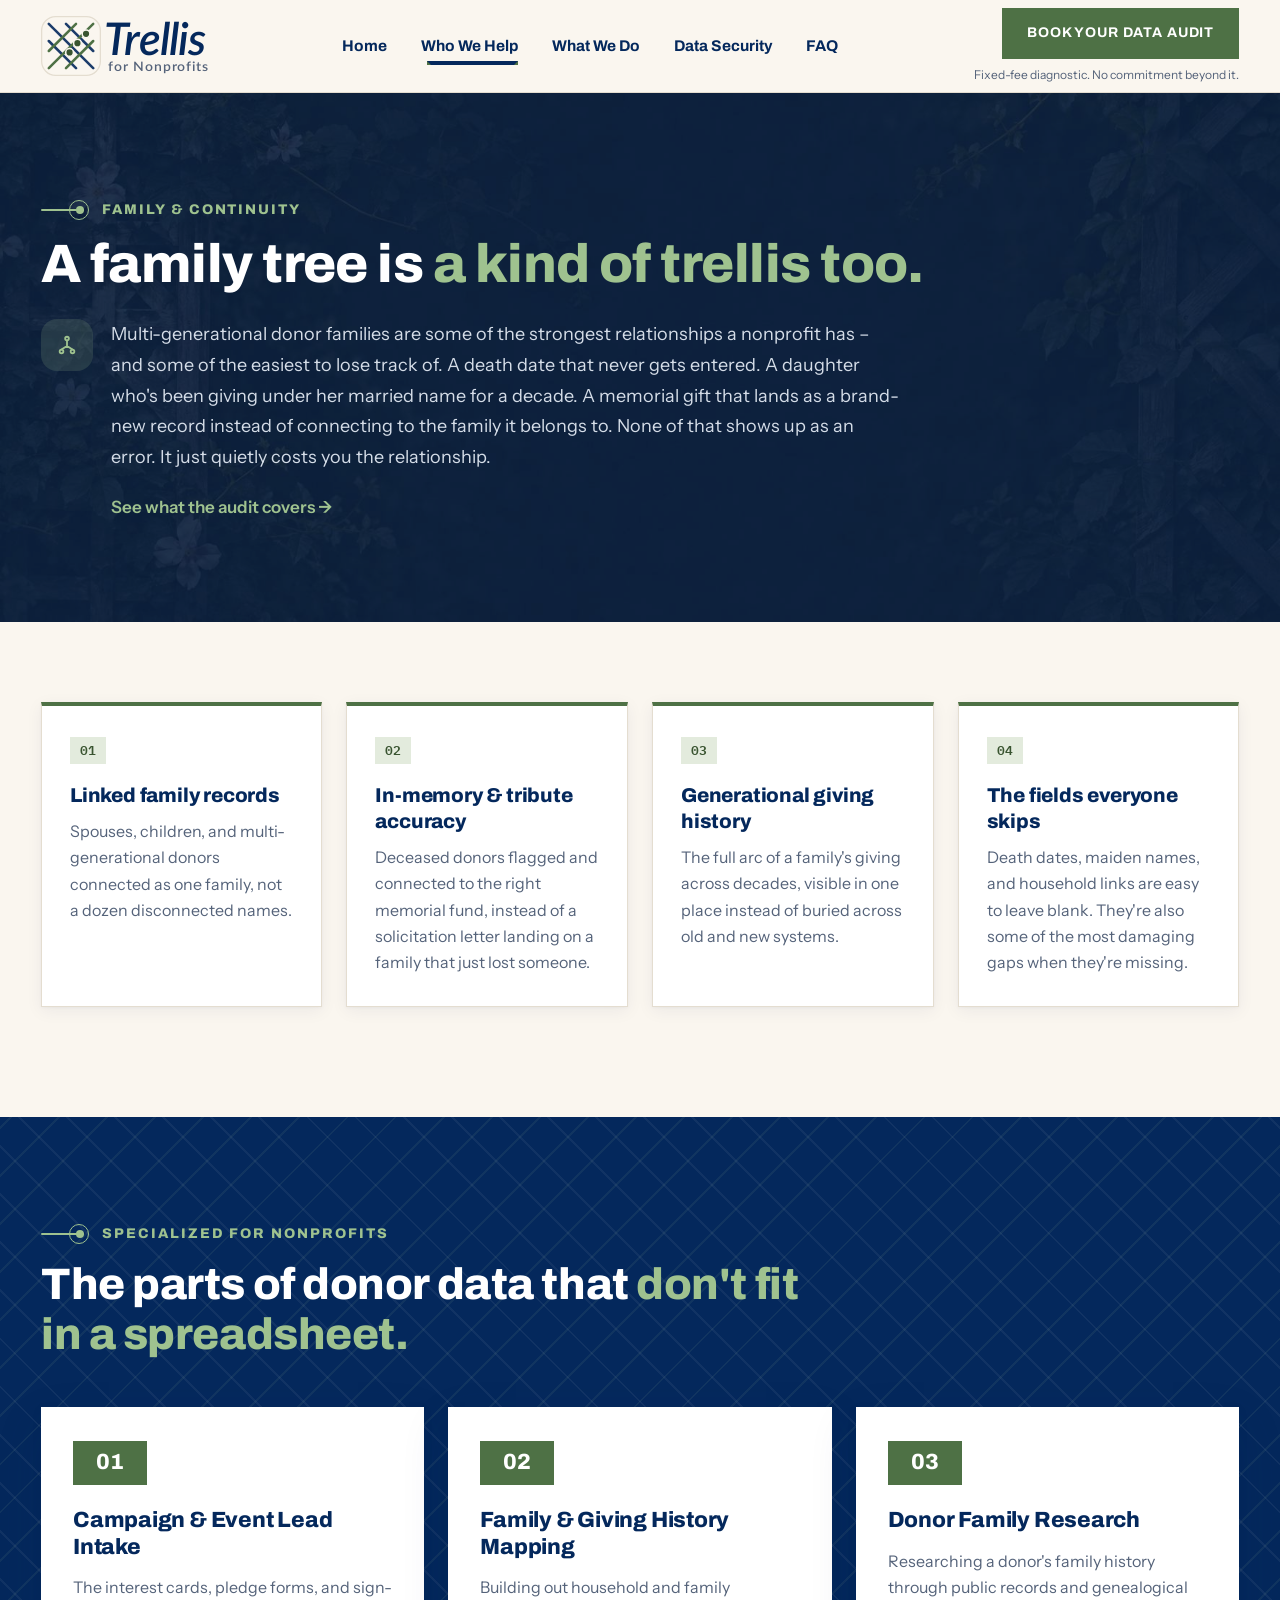
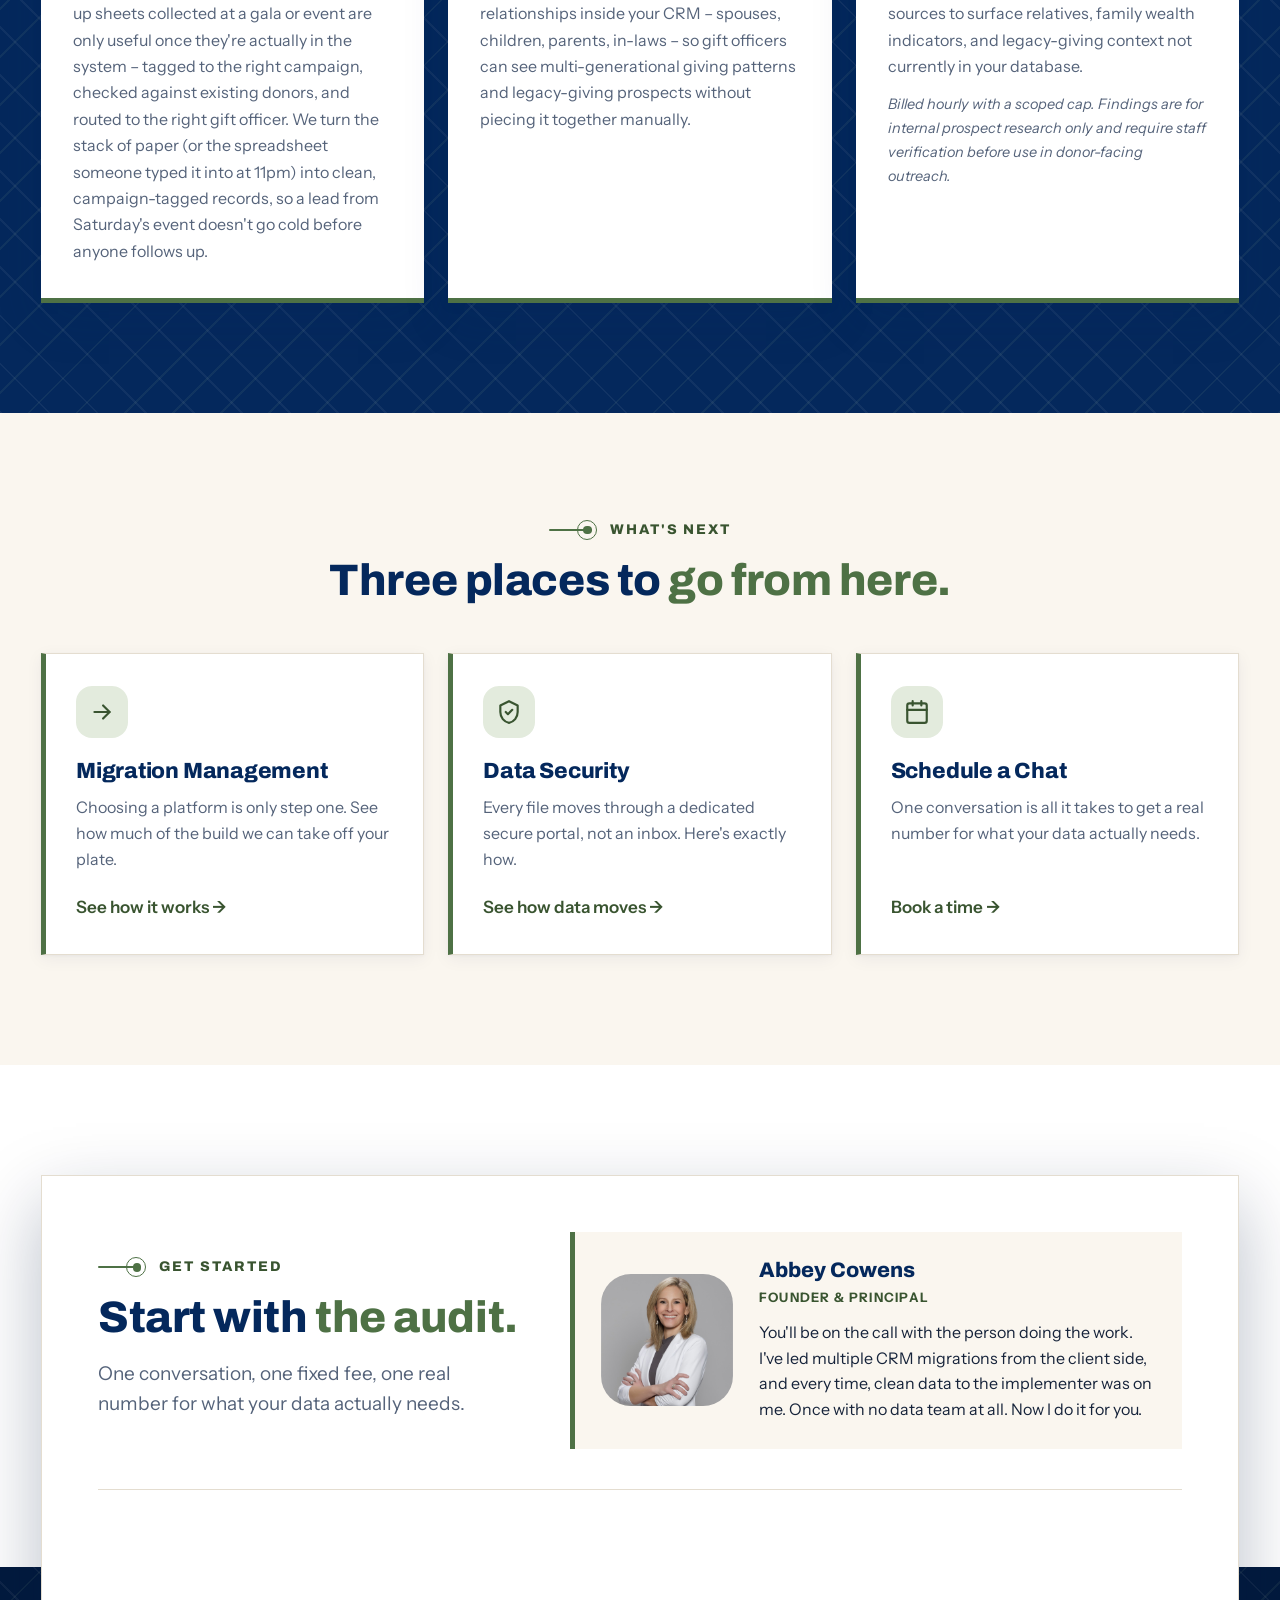
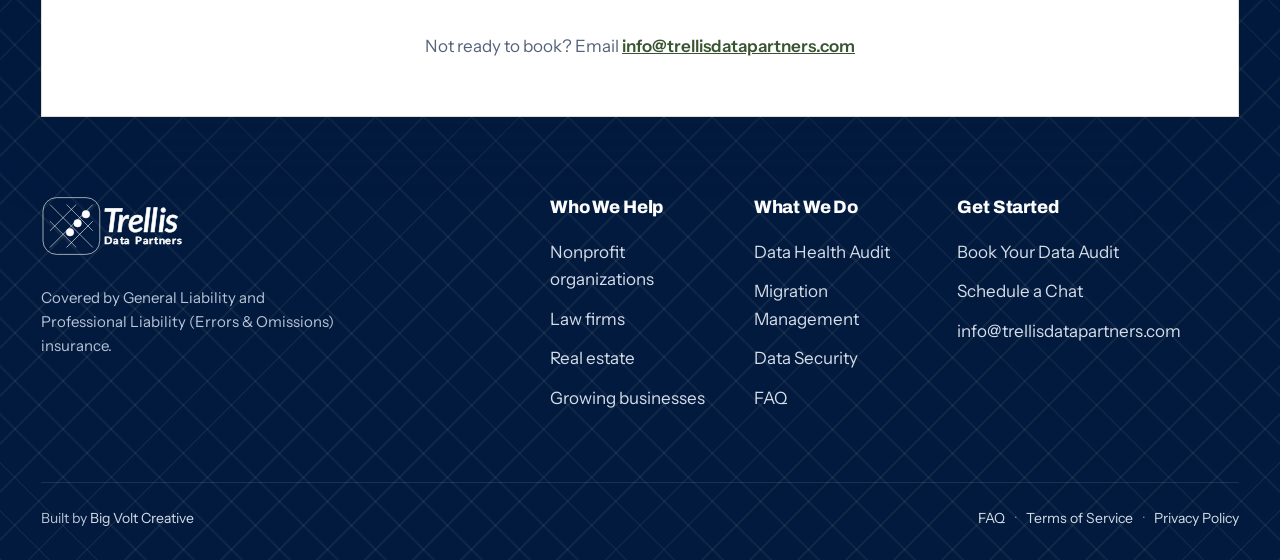
<file: nonprofit/index.html>
<!DOCTYPE html>
<html lang="en">
<head>
<meta charset="UTF-8">
<meta name="viewport" content="width=device-width, initial-scale=1, viewport-fit=cover">
<meta name="theme-color" content="#04285C">
<title>Nonprofit Donor Database Audit &amp; CRM Migration Data Cleanup | Trellis Data Partners</title>
<meta name="description" content="Nonprofit donor database audits and data cleanup before your CRM migration. We find duplicate donors, dead fields, and inconsistent data so your Salesforce or Raiser's Edge migration stays on budget.">
<link rel="canonical" href="https://trellisdatapartners.com/nonprofit/">
<meta name="robots" content="index, follow, max-image-preview:large, max-snippet:-1">

<meta property="og:type" content="website">
<meta property="og:site_name" content="Trellis Data Partners">
<meta property="og:url" content="https://trellisdatapartners.com/nonprofit/">
<meta property="og:title" content="Nonprofit Donor Database Audits &amp; CRM Migration Data Cleanup">
<meta property="og:description" content="We audit, clean, and untangle nonprofit donor databases before your CRM migration goes live. Start with a fixed-fee data audit.">
<meta property="og:image" content="https://trellisdatapartners.com/images/trellis-social-share.png">
<meta property="og:image:width" content="1200">
<meta property="og:image:height" content="630">
<meta name="twitter:card" content="summary_large_image">
<meta name="twitter:title" content="Nonprofit Donor Database Audits &amp; CRM Migration Data Cleanup">
<meta name="twitter:description" content="We audit, clean, and untangle nonprofit donor databases before your CRM migration goes live.">
<meta name="twitter:image" content="https://trellisdatapartners.com/images/trellis-social-share.png">
<link rel="icon" type="image/svg+xml" href="../images/favicon.svg">
<link rel="preconnect" href="https://fonts.googleapis.com">
<link rel="preconnect" href="https://fonts.gstatic.com" crossorigin>
<link href="https://fonts.googleapis.com/css2?family=Archivo:wght@700;800;900&family=IBM+Plex+Mono:wght@400;500;600&family=Instrument+Sans:wght@400;500;600&display=swap" rel="stylesheet">
<link rel="stylesheet" href="../assets/css/bootstrap.min.css">
<link rel="stylesheet" href="../assets/icons/iconly.min.css">
<link rel="stylesheet" href="../assets/css/ensurx.css">
<link rel="stylesheet" href="../assets/css/ensurx-media.css">
<link rel="stylesheet" href="../assets/css/trellis.css">
<script type="application/ld+json">
{
  "@context": "https://schema.org",
  "@graph": [
    {
      "@type": "ProfessionalService",
      "@id": "https://trellisdatapartners.com/nonprofit/#business",
      "name": "Trellis Data Partners &ndash; Nonprofit",
      "url": "https://trellisdatapartners.com/nonprofit/",
      "email": "info@trellisdatapartners.com",
      "description": "Donor database audits, data cleanup, and CRM migration support for nonprofit organizations.",
      "areaServed": { "@type": "Country", "name": "United States" },
      "knowsAbout": [
        "Nonprofit donor database cleanup",
        "CRM data migration",
        "Salesforce Nonprofit Success Pack",
        "Raiser's Edge",
        "Donor record deduplication",
        "Data hygiene"
      ]
    },
    {
      "@type": "Service",
      "name": "Nonprofit Data Health Audit",
      "provider": { "@id": "https://trellisdatapartners.com/nonprofit/#business" },
      "serviceType": "Donor database audit",
      "description": "A fixed-fee review of a nonprofit donor database that identifies duplicate records, unused fields, and migration risk before a CRM migration begins."
    }
  ]
}
</script>
</head>
<body>

<header class="site-header">
  <nav class="navbar navbar-expand-lg">
    <div class="container-fluid">
      <a class="navbar-brand brand-lockup" href="../index.html" aria-label="Trellis Data Partners home">
        <svg class="site-logo" role="img" aria-label="Trellis for Nonprofits" xmlns="http://www.w3.org/2000/svg" version="1.1" viewBox="0 0 258.07 94">
  <defs>
    <style>
      .tl-np-st0 {
        stroke: #4e7145;
      }
      .tl-np-st0, .tl-np-st1 {
        fill: none;
        stroke-linecap: round;
        stroke-width: 4px;
      }
      .tl-np-st2 {
        fill: #04285c;
        font-family: Lato-SemiboldItalic, Lato;
        font-size: 70.02px;
        font-style: italic;
        letter-spacing: -.02em;
      }
      .tl-np-st2, .tl-np-st3, .tl-np-st4 {
        isolation: isolate;
      }
      .tl-np-st2, .tl-np-st4 {
        font-weight: 600;
      }
      .tl-np-st5 {
        fill: #395430;
        stroke: #faf6ef;
        stroke-width: 2.4px;
      }
      .tl-np-st1 {
        stroke: #04285c;
      }
      .tl-np-st6 {
        fill: #faf6ef;
        stroke: #e4ddd0;
        stroke-width: 2px;
      }
      .tl-np-st4 {
        fill: #55637a;
        font-family: Lato-Semibold, Lato;
        font-size: 21px;
        letter-spacing: .06em;
      }
      .tl-np-st7 {
        opacity: .9;
      }
    </style>
  </defs>
  <rect class="tl-np-st6" x="1" y="1" width="92" height="92" rx="22" ry="22"/>
  <g class="tl-np-st7">
    <line class="tl-np-st1" x1="12.22" y1="12.22" x2="81.78" y2="81.78"/>
    <line class="tl-np-st1" x1="12.22" y1="39.15" x2="54.85" y2="81.78"/>
    <line class="tl-np-st1" x1="39.15" y1="12.22" x2="81.78" y2="54.85"/>
  </g>
  <g>
    <line class="tl-np-st0" x1="81.78" y1="12.22" x2="12.22" y2="81.78"/>
    <line class="tl-np-st0" x1="81.78" y1="39.15" x2="39.15" y2="81.78"/>
    <line class="tl-np-st0" x1="54.85" y1="12.22" x2="12.22" y2="54.85"/>
  </g>
  <circle class="tl-np-st5" cx="44.76" cy="57.1" r="6.06"/>
  <circle class="tl-np-st5" cx="57.1" cy="42.51" r="6.06"/>
  <circle class="tl-np-st5" cx="70.56" cy="27.93" r="6.06"/>
  <g class="tl-np-st3">
    <g class="tl-np-st3">
      <text class="tl-np-st2" transform="translate(99.28 61.22)"><tspan x="0" y="0">Trellis</tspan></text>
    </g>
  </g>
  <g class="tl-np-st3">
    <g class="tl-np-st3">
      <text class="tl-np-st4" transform="translate(105.09 86.83) scale(1.03 1)"><tspan x="0" y="0">for Nonprofits</tspan></text>
    </g>
  </g>
</svg>
      </a>
      <button class="navbar-toggler" type="button" data-bs-toggle="collapse" data-bs-target="#siteNav" aria-controls="siteNav" aria-expanded="false" aria-label="Open menu">
        <span class="navbar-toggler-icon"></span>
      </button>
      <div class="collapse navbar-collapse" id="siteNav">
        <ul class="navbar-nav mx-auto" id="navMenu">
          <li class="nav-item"><a class="nav-link" href="../index.html">Home</a></li>
          <li class="nav-item dropdown">
            <a class="nav-link dropdown-toggle active" href="../index.html#industries" role="button" data-bs-toggle="dropdown" aria-expanded="false">Who We Help</a>
            <ul class="dropdown-menu">
              <li><a class="dropdown-item" href="../nonprofit/index.html">Nonprofit organizations</a></li>
              <li><a class="dropdown-item" href="../legal/index.html">Law firms</a></li>
              <li><a class="dropdown-item" href="../real-estate/index.html">Real estate</a></li>
              <li><a class="dropdown-item" href="../business/index.html">Growing businesses</a></li>
            </ul>
          </li>
          <li class="nav-item dropdown">
            <a class="nav-link dropdown-toggle" href="../index.html#services" role="button" data-bs-toggle="dropdown" aria-expanded="false">What We Do</a>
            <ul class="dropdown-menu">
              <li><a class="dropdown-item" href="../index.html#svc-audit">Data Health Audit</a></li>
              <li><a class="dropdown-item" href="../index.html#svc-prep">Data Migration Prep</a></li>
              <li><a class="dropdown-item" href="../migration-management/index.html">Migration Management</a></li>
              <li><a class="dropdown-item" href="../index.html#svc-post">Post-Migration Assistance</a></li>
              <li><a class="dropdown-item" href="../index.html#svc-ongoing">Ongoing Data Management</a></li>
            </ul>
          </li>
          <li class="nav-item"><a class="nav-link" href="../security/index.html">Data Security</a></li>
          <li class="nav-item"><a class="nav-link" href="../faq/index.html">FAQ</a></li>
        </ul>
        <div class="nav-cta">
          <a class="common_btn" href="#contact">Book Your Data Audit</a>
          <span class="btn-note">Fixed-fee diagnostic. No commitment beyond it.</span>
        </div>
      </div>
    </div>
  </nav>
</header>

<main>

<section id="family" class="page-banner band-photo on-dark">
  <div class="container-fluid">
        <div class="common_heading">
          <div class="title_style"><span></span><p>Family &amp; continuity</p></div>
          <h1>A family tree is <span>a kind of trellis too.</span></h1>
        </div>
        <div class="lede-icon"><span class="ico"><svg fill="none" height="22" stroke="#4E7145" stroke-linecap="round" stroke-linejoin="round" stroke-width="2" viewbox="0 0 24 24" width="22"><circle cx="12" cy="5" r="2"></circle><circle cx="6" cy="19" r="2"></circle><circle cx="18" cy="19" r="2"></circle><path d="M12 7v6M12 13l-6 4M12 13l6 4"></path></svg></span><p>Multi-generational donor families are some of the strongest relationships a nonprofit has &ndash; and some of the easiest to lose track of. A death date that never gets entered. A daughter who's been giving under her married name for a decade. A memorial gift that lands as a brand-new record instead of connecting to the family it belongs to. None of that shows up as an error. It just quietly costs you the relationship.</p></div>
        <a class="arrow-link banner-link" href="audit/index.html">See what the audit covers &rarr;</a>
  </div>
</section>

<section class="section section-cream pull-up">
  <div class="container-fluid">
        <div class="row g-4">
          <div class="col-md-6 col-xl-3"><div class="pt-card"><span class="pt-idx">01</span><h3>Linked family records</h3><p>Spouses, children, and multi-generational donors connected as one family, not a dozen disconnected names.</p></div></div>
          <div class="col-md-6 col-xl-3"><div class="pt-card"><span class="pt-idx">02</span><h3>In-memory &amp; tribute accuracy</h3><p>Deceased donors flagged and connected to the right memorial fund, instead of a solicitation letter landing on a family that just lost someone.</p></div></div>
          <div class="col-md-6 col-xl-3"><div class="pt-card"><span class="pt-idx">03</span><h3>Generational giving history</h3><p>The full arc of a family's giving across decades, visible in one place instead of buried across old and new systems.</p></div></div>
          <div class="col-md-6 col-xl-3"><div class="pt-card"><span class="pt-idx">04</span><h3>The fields everyone skips</h3><p>Death dates, maiden names, and household links are easy to leave blank. They're also some of the most damaging gaps when they're missing.</p></div></div>
        </div>
  </div>
</section>

<section id="specialized" class="section band-dark on-dark">
  <div class="container-fluid">
        <div class="common_heading">
          <div class="title_style"><span></span><p>Specialized for nonprofits</p></div>
          <h2>The parts of donor data that <span>don't fit in a spreadsheet.</span></h2>
        </div>
        <div class="row g-4">
          <div class="col-md-6 col-lg-4"><div class="svc-card" id="svc-events"><span class="svc-num">01</span><h3>Campaign &amp; Event Lead Intake</h3><p>The interest cards, pledge forms, and sign-up sheets collected at a gala or event are only useful once they're actually in the system &ndash; tagged to the right campaign, checked against existing donors, and routed to the right gift officer. We turn the stack of paper (or the spreadsheet someone typed it into at 11pm) into clean, campaign-tagged records, so a lead from Saturday's event doesn't go cold before anyone follows up.</p></div></div>
          <div class="col-md-6 col-lg-4"><div class="svc-card" id="svc-family-mapping"><span class="svc-num">02</span><h3>Family &amp; Giving History Mapping</h3><p>Building out household and family relationships inside your CRM &ndash; spouses, children, parents, in-laws &ndash; so gift officers can see multi-generational giving patterns and legacy-giving prospects without piecing it together manually.</p></div></div>
          <div class="col-md-6 col-lg-4"><div class="svc-card" id="svc-family-research"><span class="svc-num">03</span><h3>Donor Family Research</h3><p>Researching a donor's family history through public records and genealogical sources to surface relatives, family wealth indicators, and legacy-giving context not currently in your database.</p><p class="svc-note">Billed hourly with a scoped cap. Findings are for internal prospect research only and require staff verification before use in donor-facing outreach.</p></div></div>
        </div>
  </div>
</section>

<section id="whats-next" class="section section-cream">
  <div class="container-fluid">
        <div class="common_heading text-center">
          <div class="title_style"><span></span><p>What's next</p></div>
          <h2>Three places to <span>go from here.</span></h2>
        </div>
        <div class="row g-4">
          <div class="col-lg-4"><a class="next-card" href="../migration-management/index.html">
            <span class="next-icon"><svg fill="none" height="26" stroke="currentColor" stroke-linecap="round" stroke-linejoin="round" stroke-width="2" viewbox="0 0 24 24" width="26"><path d="M5 12h14"></path><path d="M13 6l6 6-6 6"></path></svg></span>
            <h3>Migration Management</h3>
            <p>Choosing a platform is only step one. See how much of the build we can take off your plate.</p>
            <span class="arrow-link">See how it works &rarr;</span>
          </a></div>
          <div class="col-lg-4"><a class="next-card" href="../security/index.html">
            <span class="next-icon"><svg fill="none" height="26" stroke="currentColor" stroke-linecap="round" stroke-linejoin="round" stroke-width="2" viewbox="0 0 24 24" width="26"><path d="M12 2 4 6v6c0 5 3.4 9.2 8 10 4.6-.8 8-5 8-10V6z"></path><path d="m9 12 2 2 4-4"></path></svg></span>
            <h3>Data Security</h3>
            <p>Every file moves through a dedicated secure portal, not an inbox. Here's exactly how.</p>
            <span class="arrow-link">See how data moves &rarr;</span>
          </a></div>
          <div class="col-lg-4"><a class="next-card" href="../contact/index.html">
            <span class="next-icon"><svg fill="none" height="26" stroke="currentColor" stroke-linecap="round" stroke-linejoin="round" stroke-width="2" viewbox="0 0 24 24" width="26"><rect height="18" rx="2" width="18" x="3" y="4"></rect><path d="M16 2v4M8 2v4M3 10h18"></path></svg></span>
            <h3>Schedule a Chat</h3>
            <p>One conversation is all it takes to get a real number for what your data actually needs.</p>
            <span class="arrow-link">Book a time &rarr;</span>
          </a></div>
        </div>
  </div>
</section>

<section id="contact" class="cta-section">
  <div class="container-fluid">
    <div class="cta-card">
      <div class="row g-4 g-lg-5 align-items-center">
        <div class="col-lg-5">
          <div class="common_heading mb-3">
            <div class="title_style"><span></span><h3>Get started</h3></div>
            <h2>Start with <span>the audit.</span></h2>
          </div>
          <p class="sub">One conversation, one fixed fee, one real number for what your data actually needs.</p>
        </div>
        <div class="col-lg-7">
          <div class="who" id="whoBlock">
            <div class="photo"><img src="../images/abbey.jpg" alt="Abbey" onerror="document.getElementById('whoBlock').classList.add('no-photo')"></div>
            <div class="who-text">
              <div class="who-name">Abbey Cowens</div>
              <div class="who-title">Founder &amp; Principal</div>
              <p>You'll be on the call with the person doing the work. I've led multiple CRM migrations from the client side, and every time, clean data to the implementer was on me. Once with no data team at all. Now I do it for you.</p>
            </div>
          </div>
        </div>
      </div>
      <div class="cal-wrap">
        <div id="my-cal-inline"></div>
      </div>
      <p class="contact-alt">Not ready to book? Email <a href="mailto:info@trellisdatapartners.com">info@trellisdatapartners.com</a></p>
    </div>
  </div>
</section>

</main>

<footer class="site-footer">
  <div class="container-fluid">
    <div class="row gy-5">
      <div class="col-lg-4 footer-brand">
        <a class="brand-lockup" href="../index.html" aria-label="Trellis Data Partners home">
          <svg class="site-logo" role="img" aria-label="Trellis Data Partners" xmlns="http://www.w3.org/2000/svg" version="1.1" viewBox="0 0 223.25 94">
  <defs>
    <style>
      .tl-white-st0 {
        font-family: Lato-Semibold, Lato;
        font-size: 17px;
        letter-spacing: .06em;
      }
      .tl-white-st0, .tl-white-st1, .tl-white-st2, .tl-white-st3 {
        stroke: #fff;
        stroke-miterlimit: 10;
      }
      .tl-white-st0, .tl-white-st1, .tl-white-st3 {
        fill: #fff;
      }
      .tl-white-st0, .tl-white-st3 {
        font-weight: 600;
      }
      .tl-white-st2 {
        fill: none;
      }
      .tl-white-st4 {
        isolation: isolate;
      }
      .tl-white-st3 {
        font-family: Lato-SemiboldItalic, Lato;
        font-size: 53.51px;
        font-style: italic;
        letter-spacing: -.02em;
      }
      .tl-white-st5 {
        opacity: .9;
      }
    </style>
  </defs>
  <rect class="tl-white-st2" x="3.23" y="1" width="92" height="92" rx="22" ry="22"/>
  <g class="tl-white-st5">
    <line class="tl-white-st1" x1="14.45" y1="12.22" x2="84.01" y2="81.78"/>
    <line class="tl-white-st1" x1="14.45" y1="39.15" x2="57.08" y2="81.78"/>
    <line class="tl-white-st1" x1="41.38" y1="12.22" x2="84.01" y2="54.85"/>
  </g>
  <g>
    <line class="tl-white-st1" x1="84.01" y1="12.22" x2="14.45" y2="81.78"/>
    <line class="tl-white-st1" x1="84.01" y1="39.15" x2="41.38" y2="81.78"/>
    <line class="tl-white-st1" x1="57.08" y1="12.22" x2="14.45" y2="54.85"/>
  </g>
  <circle class="tl-white-st1" cx="46.99" cy="57.1" r="6.06"/>
  <circle class="tl-white-st1" cx="59.33" cy="42.51" r="6.06"/>
  <circle class="tl-white-st1" cx="72.79" cy="27.93" r="6.06"/>
  <g class="tl-white-st4">
    <text class="tl-white-st3" transform="translate(100.23 57.04)"><tspan x="0" y="0">Trellis</tspan></text>
  </g>
  <g class="tl-white-st4">
    <text class="tl-white-st0" transform="translate(102.38 76.61) scale(1.03 1)"><tspan x="0" y="0">Data Partners</tspan></text>
  </g>
</svg>
        </a>
        <p>Covered by General Liability and Professional Liability (Errors &amp; Omissions) insurance.</p>
      </div>
      <div class="col-6 col-lg-2 offset-lg-1">
        <h4>Who We Help</h4>
        <ul>
          <li><a href="../nonprofit/index.html">Nonprofit organizations</a></li>
          <li><a href="../legal/index.html">Law firms</a></li>
          <li><a href="../real-estate/index.html">Real estate</a></li>
          <li><a href="../business/index.html">Growing businesses</a></li>
        </ul>
      </div>
      <div class="col-6 col-lg-2">
        <h4>What We Do</h4>
        <ul>
          <li><a href="../nonprofit/audit/index.html">Data Health Audit</a></li>
          <li><a href="../migration-management/index.html">Migration Management</a></li>
          <li><a href="../security/index.html">Data Security</a></li>
          <li><a href="../faq/index.html">FAQ</a></li>
        </ul>
      </div>
      <div class="col-lg-3">
        <h4>Get Started</h4>
        <ul>
          <li><a href="../index.html#contact">Book Your Data Audit</a></li>
          <li><a href="../contact/index.html">Schedule a Chat</a></li>
          <li><a href="mailto:info@trellisdatapartners.com">info@trellisdatapartners.com</a></li>
        </ul>
      </div>
    </div>
    <div class="footer-bottom">
      <span>Built by <a href="https://bigvoltcreative.com" target="_blank" rel="noopener">Big Volt Creative</a></span>
      <span class="legal"><a href="../faq/index.html">FAQ</a><a href="../terms/index.html">Terms of Service</a><a href="../privacy/index.html">Privacy Policy</a></span>
    </div>
  </div>
</footer>

<script src="../assets/js/bootstrap.bundle.min.js"></script>
<script type="text/javascript">
  (function (C, A, L) {
    let p = function (a, ar) { a.q.push(ar); };
    let d = C.document;
    C.Cal = C.Cal || function () {
      let cal = C.Cal; let ar = arguments;
      if (!cal.loaded) {
        cal.ns = {}; cal.q = cal.q || [];
        d.head.appendChild(d.createElement("script")).src = A;
        cal.loaded = true;
      }
      if (ar[0] === L) {
        const api = function () { p(api, arguments); };
        const namespace = ar[1];
        api.q = api.q || [];
        if (typeof namespace === "string") {
          cal.ns[namespace] = cal.ns[namespace] || api;
          p(cal.ns[namespace], ar);
          p(cal, ["initNamespace", namespace]);
        } else p(cal, ar);
        return;
      }
      p(cal, ar);
    };
  })(window, "https://app.cal.com/embed/embed.js", "init");
  Cal("init", { origin: "https://app.cal.com" });
  Cal("inline", {
    elementOrSelector: "#my-cal-inline",
    calLink: "abbey-trellis",
    config: { theme: "light" }
  });
  Cal("ui", {
    styles: { branding: { brandColor: "#04285C" } },
    hideEventTypeDetails: false
  });
</script>
<script>
  // Close the mobile menu after tapping a link.
  const siteNav = document.getElementById('siteNav');
  siteNav.addEventListener('click', e => {
    const a = e.target.closest('a');
    if (!a || a.matches('[data-bs-toggle]') || !siteNav.classList.contains('show')) return;
    bootstrap.Collapse.getOrCreateInstance(siteNav).hide();
  });
</script>
</body>
</html>
</file>
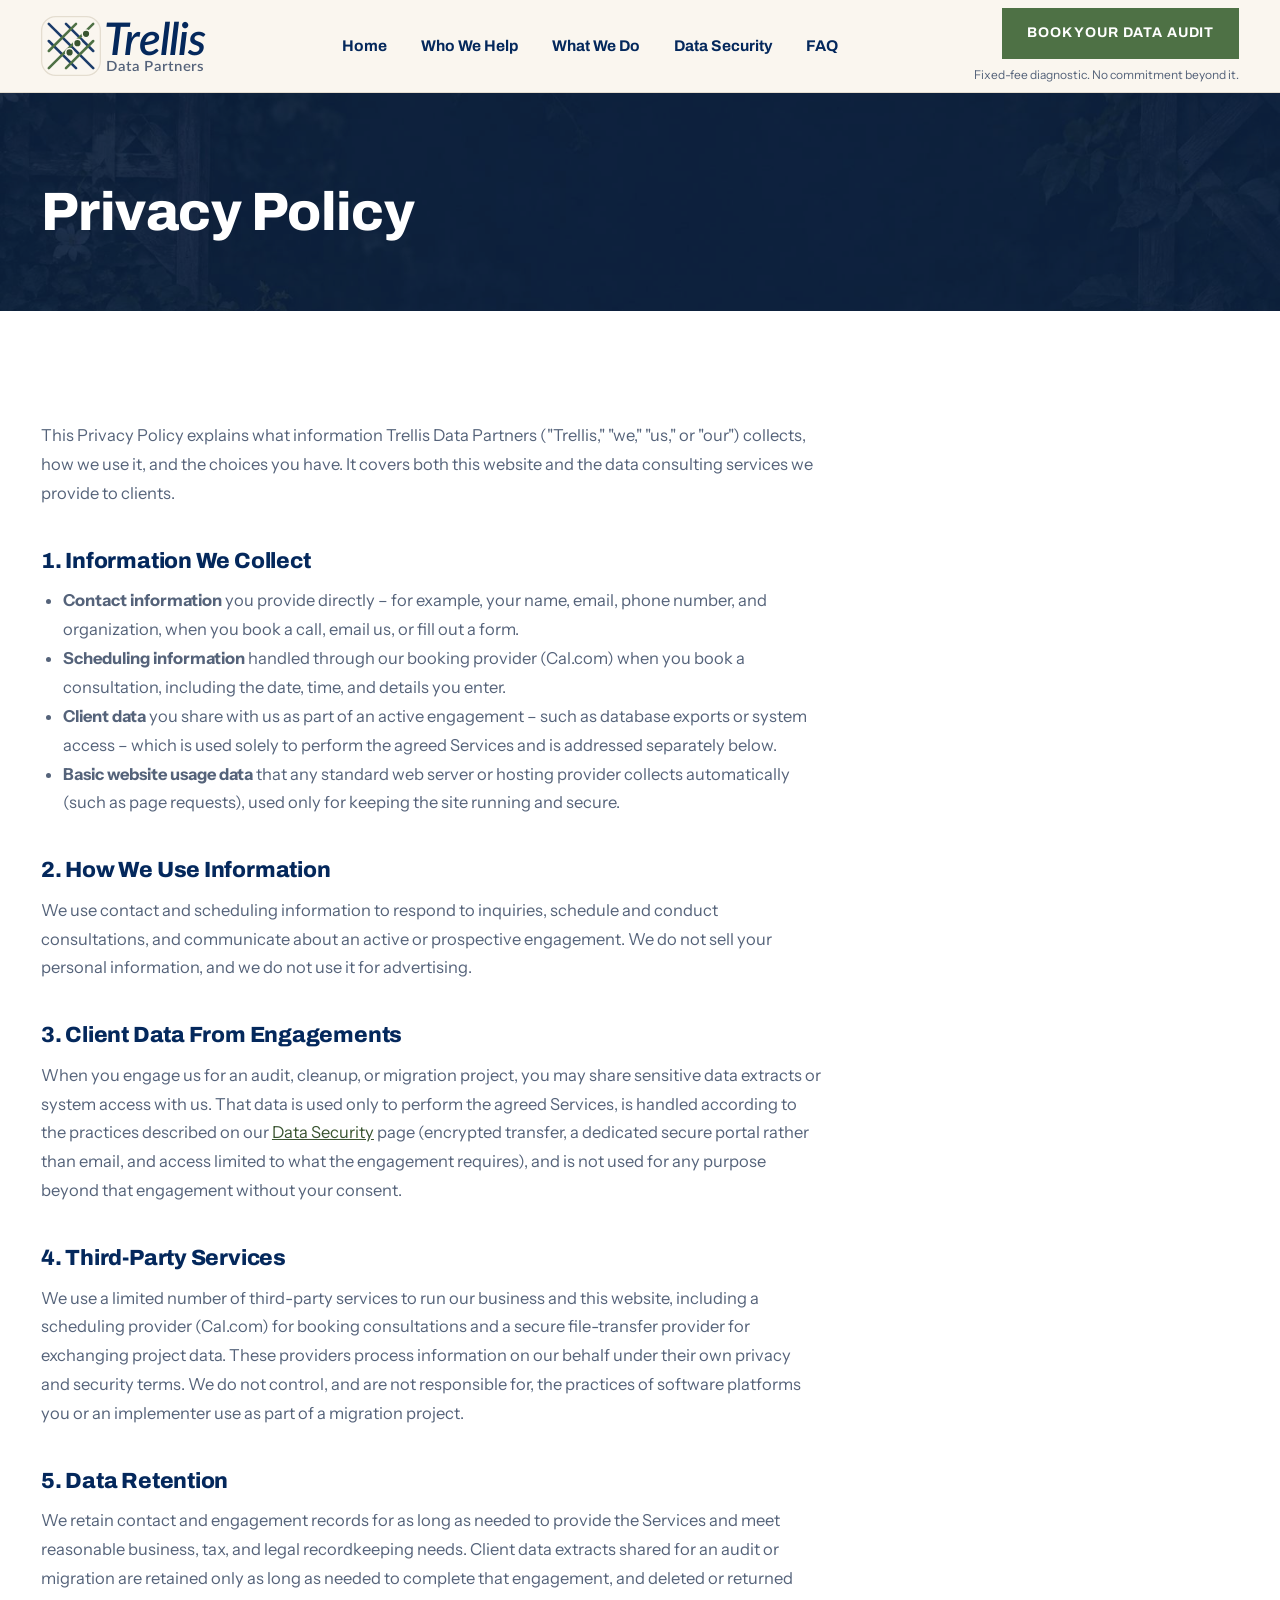
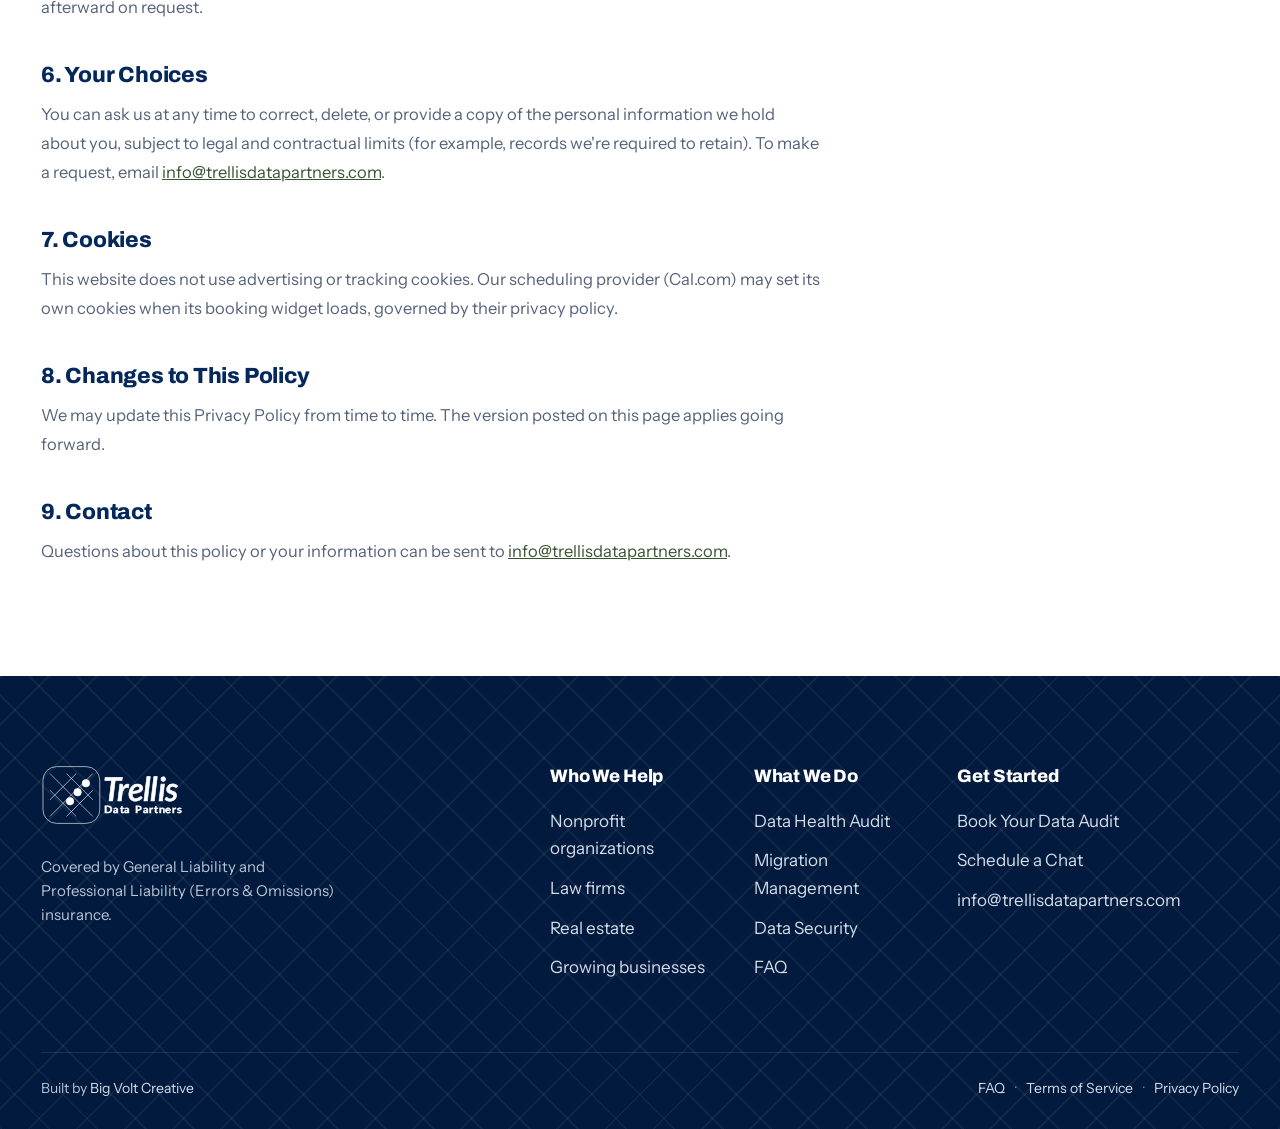
<file: privacy/index.html>
<!DOCTYPE html>
<html lang="en">
<head>
<meta charset="UTF-8">
<meta name="viewport" content="width=device-width, initial-scale=1, viewport-fit=cover">
<meta name="theme-color" content="#04285C">
<title>Privacy Policy | Trellis Data Partners</title>
<meta name="description" content="Privacy Policy for Trellis Data Partners.">
<link rel="canonical" href="https://trellisdatapartners.com/privacy/">
<meta name="robots" content="index, follow">
<link rel="icon" type="image/svg+xml" href="../images/favicon.svg">
<link rel="preconnect" href="https://fonts.googleapis.com">
<link rel="preconnect" href="https://fonts.gstatic.com" crossorigin>
<link href="https://fonts.googleapis.com/css2?family=Archivo:wght@700;800;900&family=Instrument+Sans:wght@400;500;600&display=swap" rel="stylesheet">
<link rel="stylesheet" href="../assets/css/bootstrap.min.css">
<link rel="stylesheet" href="../assets/icons/iconly.min.css">
<link rel="stylesheet" href="../assets/css/ensurx.css">
<link rel="stylesheet" href="../assets/css/ensurx-media.css">
<link rel="stylesheet" href="../assets/css/trellis.css">
</head>
<body>

<header class="site-header">
  <nav class="navbar navbar-expand-lg">
    <div class="container-fluid">
      <a class="navbar-brand brand-lockup" href="../index.html" aria-label="Trellis Data Partners home">
        <svg class="site-logo" role="img" aria-label="Trellis Data Partners" xmlns="http://www.w3.org/2000/svg" version="1.1" viewBox="0 0 258.07 94">
  <defs>
    <style>
      .tl-main-st0 {
        stroke: #4e7145;
      }
      .tl-main-st0, .tl-main-st1 {
        fill: none;
        stroke-linecap: round;
        stroke-width: 4px;
      }
      .tl-main-st2 {
        fill: #04285c;
        font-family: Lato-SemiboldItalic, Lato;
        font-size: 70.02px;
        font-style: italic;
        letter-spacing: -.02em;
      }
      .tl-main-st2, .tl-main-st3, .tl-main-st4 {
        isolation: isolate;
      }
      .tl-main-st2, .tl-main-st4 {
        font-weight: 600;
      }
      .tl-main-st5 {
        fill: #395430;
        stroke: #faf6ef;
        stroke-width: 2.4px;
      }
      .tl-main-st1 {
        stroke: #04285c;
      }
      .tl-main-st6 {
        fill: #faf6ef;
        stroke: #e4ddd0;
        stroke-width: 2px;
      }
      .tl-main-st7 {
        opacity: .9;
      }
      .tl-main-st4 {
        fill: #55637a;
        font-family: Lato-Semibold, Lato;
        font-size: 22.25px;
        letter-spacing: .06em;
      }
    </style>
  </defs>
  <rect class="tl-main-st6" x="1" y="1" width="92" height="92" rx="22" ry="22"/>
  <g class="tl-main-st7">
    <line class="tl-main-st1" x1="12.22" y1="12.22" x2="81.78" y2="81.78"/>
    <line class="tl-main-st1" x1="12.22" y1="39.15" x2="54.85" y2="81.78"/>
    <line class="tl-main-st1" x1="39.15" y1="12.22" x2="81.78" y2="54.85"/>
  </g>
  <g>
    <line class="tl-main-st0" x1="81.78" y1="12.22" x2="12.22" y2="81.78"/>
    <line class="tl-main-st0" x1="81.78" y1="39.15" x2="39.15" y2="81.78"/>
    <line class="tl-main-st0" x1="54.85" y1="12.22" x2="12.22" y2="54.85"/>
  </g>
  <circle class="tl-main-st5" cx="44.76" cy="57.1" r="6.06"/>
  <circle class="tl-main-st5" cx="57.1" cy="42.51" r="6.06"/>
  <circle class="tl-main-st5" cx="70.56" cy="27.93" r="6.06"/>
  <g class="tl-main-st3">
    <g class="tl-main-st3">
      <text class="tl-main-st2" transform="translate(99.28 61.22)"><tspan x="0" y="0">Trellis</tspan></text>
    </g>
  </g>
  <g class="tl-main-st3">
    <g class="tl-main-st3">
      <text class="tl-main-st4" transform="translate(102.09 86.83) scale(1.03 1)"><tspan x="0" y="0">Data Partners</tspan></text>
    </g>
  </g>
</svg>
      </a>
      <button class="navbar-toggler" type="button" data-bs-toggle="collapse" data-bs-target="#siteNav" aria-controls="siteNav" aria-expanded="false" aria-label="Open menu">
        <span class="navbar-toggler-icon"></span>
      </button>
      <div class="collapse navbar-collapse" id="siteNav">
        <ul class="navbar-nav mx-auto" id="navMenu">
          <li class="nav-item"><a class="nav-link" href="../index.html">Home</a></li>
          <li class="nav-item dropdown">
            <a class="nav-link dropdown-toggle" href="../index.html#industries" role="button" data-bs-toggle="dropdown" aria-expanded="false">Who We Help</a>
            <ul class="dropdown-menu">
              <li><a class="dropdown-item" href="../nonprofit/index.html">Nonprofit organizations</a></li>
              <li><a class="dropdown-item" href="../legal/index.html">Law firms</a></li>
              <li><a class="dropdown-item" href="../real-estate/index.html">Real estate</a></li>
              <li><a class="dropdown-item" href="../business/index.html">Growing businesses</a></li>
            </ul>
          </li>
          <li class="nav-item dropdown">
            <a class="nav-link dropdown-toggle" href="../index.html#services" role="button" data-bs-toggle="dropdown" aria-expanded="false">What We Do</a>
            <ul class="dropdown-menu">
              <li><a class="dropdown-item" href="../index.html#svc-audit">Data Health Audit</a></li>
              <li><a class="dropdown-item" href="../index.html#svc-prep">Data Migration Prep</a></li>
              <li><a class="dropdown-item" href="../migration-management/index.html">Migration Management</a></li>
              <li><a class="dropdown-item" href="../index.html#svc-post">Post-Migration Assistance</a></li>
              <li><a class="dropdown-item" href="../index.html#svc-ongoing">Ongoing Data Management</a></li>
            </ul>
          </li>
          <li class="nav-item"><a class="nav-link" href="../security/index.html">Data Security</a></li>
          <li class="nav-item"><a class="nav-link" href="../faq/index.html">FAQ</a></li>
        </ul>
        <div class="nav-cta">
          <a class="common_btn" href="../contact/index.html">Book Your Data Audit</a>
          <span class="btn-note">Fixed-fee diagnostic. No commitment beyond it.</span>
        </div>
      </div>
    </div>
  </nav>
</header>

<main>

<section class="page-banner page-banner-short band-photo on-dark">
  <div class="container-fluid">
        <div class="common_heading mb-0"><h1>Privacy Policy</h1></div>
  </div>
</section>

<section class="section section-paper legal-body">
  <div class="container-fluid">
    <div class="legal-wrap">
<p>This Privacy Policy explains what information Trellis Data Partners ("Trellis," "we," "us," or "our") collects, how we use it, and the choices you have. It covers both this website and the data consulting services we provide to clients.</p>
<h2>1. Information We Collect</h2>
<ul>
<li><strong>Contact information</strong> you provide directly &ndash; for example, your name, email, phone number, and organization, when you book a call, email us, or fill out a form.</li>
<li><strong>Scheduling information</strong> handled through our booking provider (Cal.com) when you book a consultation, including the date, time, and details you enter.</li>
<li><strong>Client data</strong> you share with us as part of an active engagement &ndash; such as database exports or system access &ndash; which is used solely to perform the agreed Services and is addressed separately below.</li>
<li><strong>Basic website usage data</strong> that any standard web server or hosting provider collects automatically (such as page requests), used only for keeping the site running and secure.</li>
</ul>
<h2>2. How We Use Information</h2>
<p>We use contact and scheduling information to respond to inquiries, schedule and conduct consultations, and communicate about an active or prospective engagement. We do not sell your personal information, and we do not use it for advertising.</p>
<h2>3. Client Data From Engagements</h2>
<p>When you engage us for an audit, cleanup, or migration project, you may share sensitive data extracts or system access with us. That data is used only to perform the agreed Services, is handled according to the practices described on our <a href="../security/index.html">Data Security</a> page (encrypted transfer, a dedicated secure portal rather than email, and access limited to what the engagement requires), and is not used for any purpose beyond that engagement without your consent.</p>
<h2>4. Third-Party Services</h2>
<p>We use a limited number of third-party services to run our business and this website, including a scheduling provider (Cal.com) for booking consultations and a secure file-transfer provider for exchanging project data. These providers process information on our behalf under their own privacy and security terms. We do not control, and are not responsible for, the practices of software platforms you or an implementer use as part of a migration project.</p>
<h2>5. Data Retention</h2>
<p>We retain contact and engagement records for as long as needed to provide the Services and meet reasonable business, tax, and legal recordkeeping needs. Client data extracts shared for an audit or migration are retained only as long as needed to complete that engagement, and deleted or returned afterward on request.</p>
<h2>6. Your Choices</h2>
<p>You can ask us at any time to correct, delete, or provide a copy of the personal information we hold about you, subject to legal and contractual limits (for example, records we're required to retain). To make a request, email <a href="mailto:info@trellisdatapartners.com">info@trellisdatapartners.com</a>.</p>
<h2>7. Cookies</h2>
<p>This website does not use advertising or tracking cookies. Our scheduling provider (Cal.com) may set its own cookies when its booking widget loads, governed by their privacy policy.</p>
<h2>8. Changes to This Policy</h2>
<p>We may update this Privacy Policy from time to time. The version posted on this page applies going forward.</p>
<h2>9. Contact</h2>
<p>Questions about this policy or your information can be sent to <a href="mailto:info@trellisdatapartners.com">info@trellisdatapartners.com</a>.</p>
    </div>
  </div>
</section>



</main>

<footer class="site-footer no-cta">
  <div class="container-fluid">
    <div class="row gy-5">
      <div class="col-lg-4 footer-brand">
        <a class="brand-lockup" href="../index.html" aria-label="Trellis Data Partners home">
          <svg class="site-logo" role="img" aria-label="Trellis Data Partners" xmlns="http://www.w3.org/2000/svg" version="1.1" viewBox="0 0 223.25 94">
  <defs>
    <style>
      .tl-white-st0 {
        font-family: Lato-Semibold, Lato;
        font-size: 17px;
        letter-spacing: .06em;
      }
      .tl-white-st0, .tl-white-st1, .tl-white-st2, .tl-white-st3 {
        stroke: #fff;
        stroke-miterlimit: 10;
      }
      .tl-white-st0, .tl-white-st1, .tl-white-st3 {
        fill: #fff;
      }
      .tl-white-st0, .tl-white-st3 {
        font-weight: 600;
      }
      .tl-white-st2 {
        fill: none;
      }
      .tl-white-st4 {
        isolation: isolate;
      }
      .tl-white-st3 {
        font-family: Lato-SemiboldItalic, Lato;
        font-size: 53.51px;
        font-style: italic;
        letter-spacing: -.02em;
      }
      .tl-white-st5 {
        opacity: .9;
      }
    </style>
  </defs>
  <rect class="tl-white-st2" x="3.23" y="1" width="92" height="92" rx="22" ry="22"/>
  <g class="tl-white-st5">
    <line class="tl-white-st1" x1="14.45" y1="12.22" x2="84.01" y2="81.78"/>
    <line class="tl-white-st1" x1="14.45" y1="39.15" x2="57.08" y2="81.78"/>
    <line class="tl-white-st1" x1="41.38" y1="12.22" x2="84.01" y2="54.85"/>
  </g>
  <g>
    <line class="tl-white-st1" x1="84.01" y1="12.22" x2="14.45" y2="81.78"/>
    <line class="tl-white-st1" x1="84.01" y1="39.15" x2="41.38" y2="81.78"/>
    <line class="tl-white-st1" x1="57.08" y1="12.22" x2="14.45" y2="54.85"/>
  </g>
  <circle class="tl-white-st1" cx="46.99" cy="57.1" r="6.06"/>
  <circle class="tl-white-st1" cx="59.33" cy="42.51" r="6.06"/>
  <circle class="tl-white-st1" cx="72.79" cy="27.93" r="6.06"/>
  <g class="tl-white-st4">
    <text class="tl-white-st3" transform="translate(100.23 57.04)"><tspan x="0" y="0">Trellis</tspan></text>
  </g>
  <g class="tl-white-st4">
    <text class="tl-white-st0" transform="translate(102.38 76.61) scale(1.03 1)"><tspan x="0" y="0">Data Partners</tspan></text>
  </g>
</svg>
        </a>
        <p>Covered by General Liability and Professional Liability (Errors &amp; Omissions) insurance.</p>
      </div>
      <div class="col-6 col-lg-2 offset-lg-1">
        <h4>Who We Help</h4>
        <ul>
          <li><a href="../nonprofit/index.html">Nonprofit organizations</a></li>
          <li><a href="../legal/index.html">Law firms</a></li>
          <li><a href="../real-estate/index.html">Real estate</a></li>
          <li><a href="../business/index.html">Growing businesses</a></li>
        </ul>
      </div>
      <div class="col-6 col-lg-2">
        <h4>What We Do</h4>
        <ul>
          <li><a href="../nonprofit/audit/index.html">Data Health Audit</a></li>
          <li><a href="../migration-management/index.html">Migration Management</a></li>
          <li><a href="../security/index.html">Data Security</a></li>
          <li><a href="../faq/index.html">FAQ</a></li>
        </ul>
      </div>
      <div class="col-lg-3">
        <h4>Get Started</h4>
        <ul>
          <li><a href="../index.html#contact">Book Your Data Audit</a></li>
          <li><a href="../contact/index.html">Schedule a Chat</a></li>
          <li><a href="mailto:info@trellisdatapartners.com">info@trellisdatapartners.com</a></li>
        </ul>
      </div>
    </div>
    <div class="footer-bottom">
      <span>Built by <a href="https://bigvoltcreative.com" target="_blank" rel="noopener">Big Volt Creative</a></span>
      <span class="legal"><a href="../faq/index.html">FAQ</a><a href="../terms/index.html">Terms of Service</a><a href="../privacy/index.html">Privacy Policy</a></span>
    </div>
  </div>
</footer>

<script src="../assets/js/bootstrap.bundle.min.js"></script>
<script>
  // Close the mobile menu after tapping a link.
  const siteNav = document.getElementById('siteNav');
  siteNav.addEventListener('click', e => {
    const a = e.target.closest('a');
    if (!a || a.matches('[data-bs-toggle]') || !siteNav.classList.contains('show')) return;
    bootstrap.Collapse.getOrCreateInstance(siteNav).hide();
  });
</script>
</body>
</html>
</file>
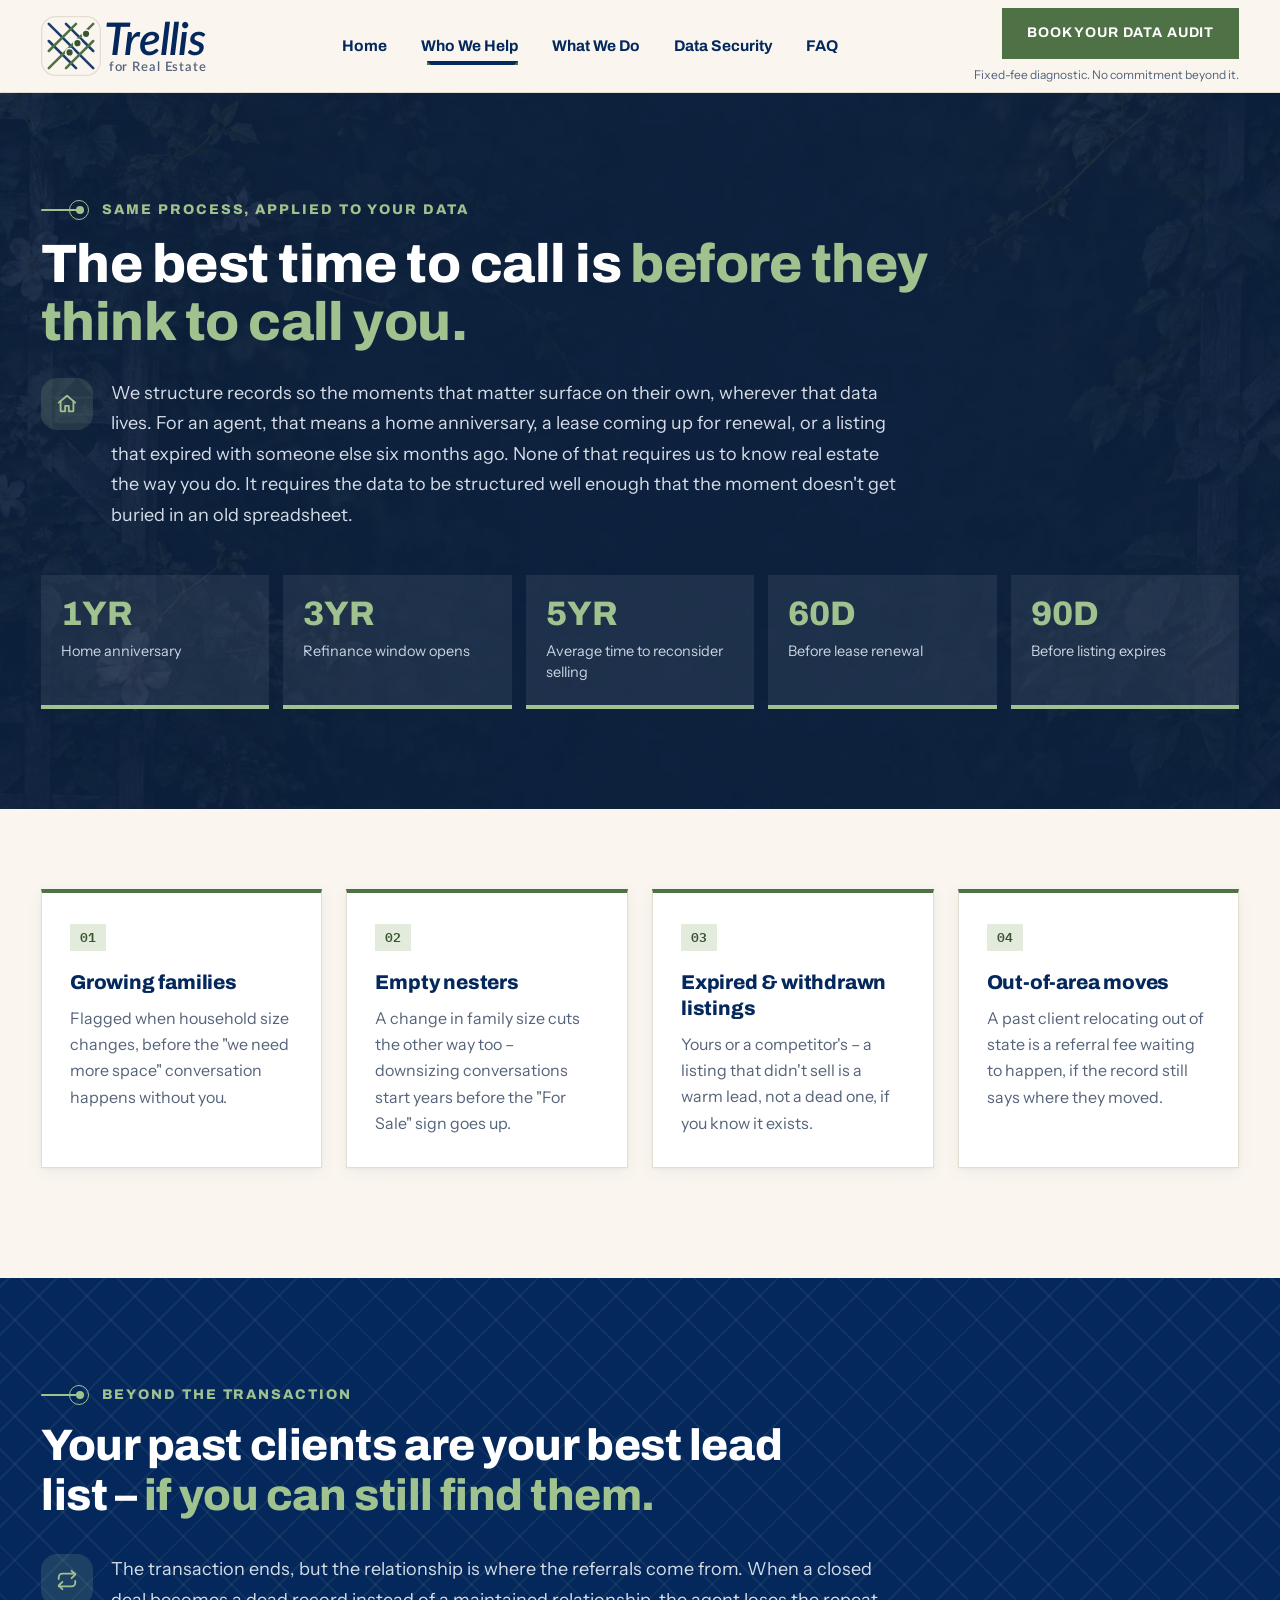
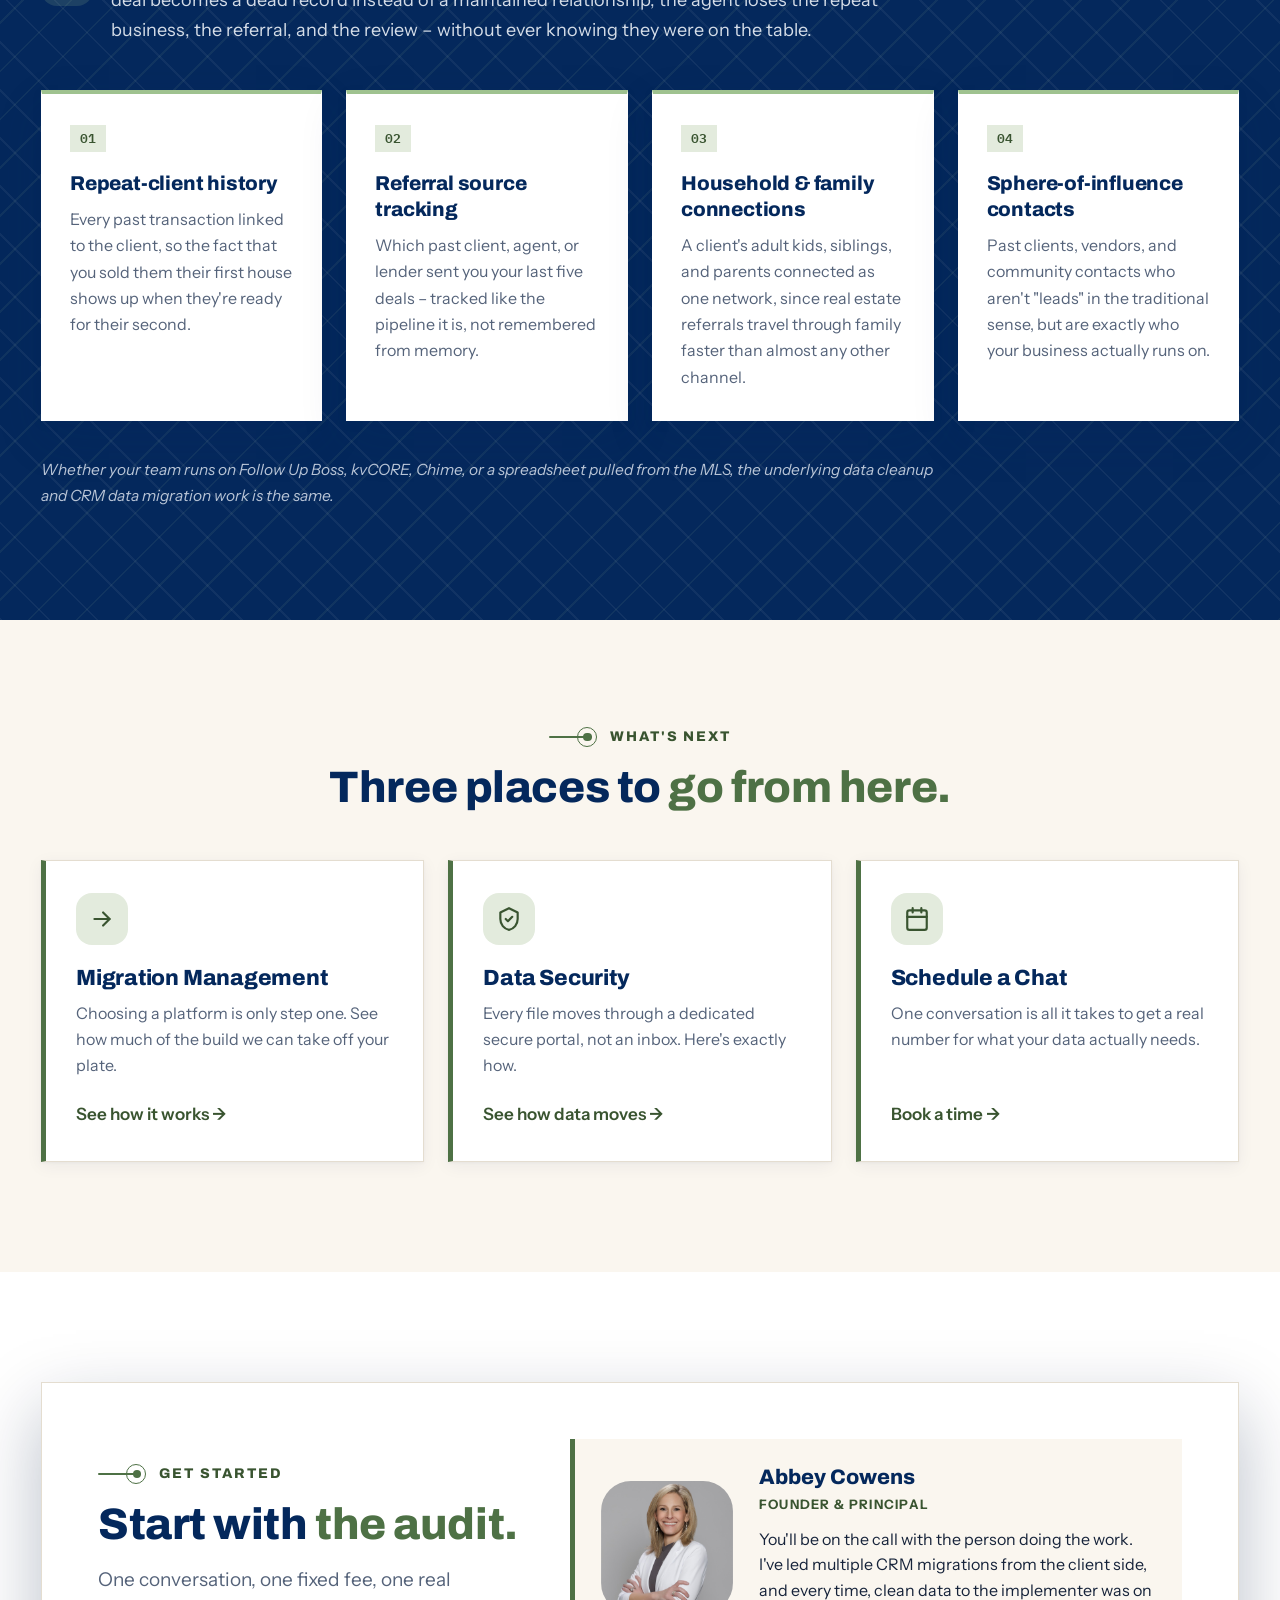
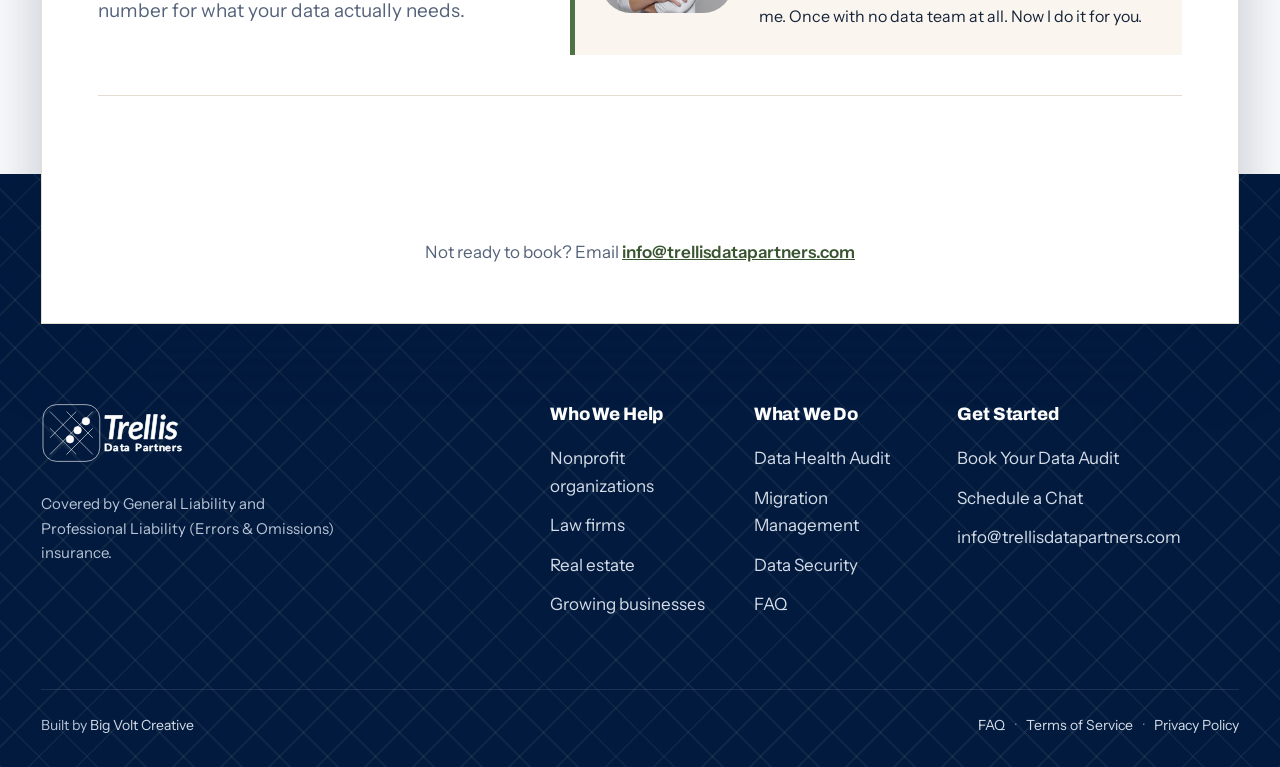
<file: real-estate/index.html>
<!DOCTYPE html>
<html lang="en">
<head>
<meta charset="UTF-8">
<meta name="viewport" content="width=device-width, initial-scale=1, viewport-fit=cover">
<meta name="theme-color" content="#04285C">
<title>Client &amp; Referral Data Cleanup for Real Estate | Trellis Data Partners</title>
<meta name="description" content="We consolidate scattered client and prospect data for real estate brokerages and property managers, and structure it so home anniversaries, renewal dates, and referral opportunities surface automatically.">
<link rel="canonical" href="https://trellisdatapartners.com/real-estate/">
<meta name="robots" content="index, follow, max-image-preview:large, max-snippet:-1">

<meta property="og:type" content="website">
<meta property="og:site_name" content="Trellis Data Partners">
<meta property="og:url" content="https://trellisdatapartners.com/real-estate/">
<meta property="og:title" content="Client &amp; Referral Data Cleanup for Real Estate">
<meta property="og:description" content="We consolidate scattered client and prospect data for real estate professionals and structure it so renewal dates and referral opportunities surface automatically.">
<meta property="og:image" content="https://trellisdatapartners.com/images/trellis-social-share.png">
<meta property="og:image:width" content="1200">
<meta property="og:image:height" content="630">
<meta name="twitter:card" content="summary_large_image">
<meta name="twitter:title" content="Client &amp; Referral Data Cleanup for Real Estate">
<meta name="twitter:description" content="We consolidate scattered client and prospect data for real estate professionals and structure it so renewal dates and referral opportunities surface automatically.">
<meta name="twitter:image" content="https://trellisdatapartners.com/images/trellis-social-share.png">
<link rel="icon" type="image/svg+xml" href="../images/favicon.svg">
<link rel="preconnect" href="https://fonts.googleapis.com">
<link rel="preconnect" href="https://fonts.gstatic.com" crossorigin>
<link href="https://fonts.googleapis.com/css2?family=Archivo:wght@700;800;900&family=IBM+Plex+Mono:wght@400;500;600&family=Instrument+Sans:wght@400;500;600&display=swap" rel="stylesheet">
<link rel="stylesheet" href="../assets/css/bootstrap.min.css">
<link rel="stylesheet" href="../assets/icons/iconly.min.css">
<link rel="stylesheet" href="../assets/css/ensurx.css">
<link rel="stylesheet" href="../assets/css/ensurx-media.css">
<link rel="stylesheet" href="../assets/css/trellis.css">
<script type="application/ld+json">
{
  "@context": "https://schema.org",
  "@graph": [
    {
      "@type": "ProfessionalService",
      "@id": "https://trellisdatapartners.com/real-estate/#business",
      "name": "Trellis Data Partners &ndash; Real Estate",
      "url": "https://trellisdatapartners.com/real-estate/",
      "email": "info@trellisdatapartners.com",
      "description": "Client and prospect database audits, data cleanup, and CRM migration support for real estate brokerages and property managers, including milestone tracking and referral-network mapping.",
      "areaServed": { "@type": "Country", "name": "United States" },
      "knowsAbout": [
        "Real estate CRM data cleanup",
        "Client and lead data consolidation",
        "Referral tracking",
        "MLS data cleanup",
        "Follow Up Boss data migration",
        "kvCORE data migration",
        "CRM data migration",
        "Data hygiene"
      ]
    },
    {
      "@type": "Service",
      "name": "Real Estate Data Health Audit",
      "provider": { "@id": "https://trellisdatapartners.com/real-estate/#business" },
      "serviceType": "Client and prospect database audit",
      "description": "A fixed-fee review of a real estate practice's client and prospect records that identifies duplicate contacts, missing milestone data, and migration risk before a CRM migration begins."
    }
  ]
}
</script>
</head>
<body>

<header class="site-header">
  <nav class="navbar navbar-expand-lg">
    <div class="container-fluid">
      <a class="navbar-brand brand-lockup" href="../index.html" aria-label="Trellis Data Partners home">
        <svg class="site-logo" role="img" aria-label="Trellis for Real Estate" xmlns="http://www.w3.org/2000/svg" version="1.1" viewBox="0 0 258.07 94">
  <defs>
    <style>
      .tl-re-st0 {
        stroke: #4e7145;
      }
      .tl-re-st0, .tl-re-st1 {
        fill: none;
        stroke-linecap: round;
        stroke-width: 4px;
      }
      .tl-re-st2 {
        fill: #04285c;
        font-family: Lato-SemiboldItalic, Lato;
        font-size: 70.02px;
        font-style: italic;
        letter-spacing: -.02em;
      }
      .tl-re-st2, .tl-re-st3, .tl-re-st4 {
        isolation: isolate;
      }
      .tl-re-st2, .tl-re-st4 {
        font-weight: 600;
      }
      .tl-re-st5 {
        fill: #395430;
        stroke: #faf6ef;
        stroke-width: 2.4px;
      }
      .tl-re-st1 {
        stroke: #04285c;
      }
      .tl-re-st6 {
        fill: #faf6ef;
        stroke: #e4ddd0;
        stroke-width: 2px;
      }
      .tl-re-st4 {
        fill: #55637a;
        font-family: Lato-Semibold, Lato;
        font-size: 20px;
        letter-spacing: .06em;
      }
      .tl-re-st7 {
        opacity: .9;
      }
    </style>
  </defs>
  <rect class="tl-re-st6" x="1" y="1" width="92" height="92" rx="22" ry="22"/>
  <g class="tl-re-st7">
    <line class="tl-re-st1" x1="12.22" y1="12.22" x2="81.78" y2="81.78"/>
    <line class="tl-re-st1" x1="12.22" y1="39.15" x2="54.85" y2="81.78"/>
    <line class="tl-re-st1" x1="39.15" y1="12.22" x2="81.78" y2="54.85"/>
  </g>
  <g>
    <line class="tl-re-st0" x1="81.78" y1="12.22" x2="12.22" y2="81.78"/>
    <line class="tl-re-st0" x1="81.78" y1="39.15" x2="39.15" y2="81.78"/>
    <line class="tl-re-st0" x1="54.85" y1="12.22" x2="12.22" y2="54.85"/>
  </g>
  <circle class="tl-re-st5" cx="44.76" cy="57.1" r="6.06"/>
  <circle class="tl-re-st5" cx="57.1" cy="42.51" r="6.06"/>
  <circle class="tl-re-st5" cx="70.56" cy="27.93" r="6.06"/>
  <g class="tl-re-st3">
    <g class="tl-re-st3">
      <text class="tl-re-st2" transform="translate(99.28 61.22)"><tspan x="0" y="0">Trellis</tspan></text>
    </g>
  </g>
  <g class="tl-re-st3">
    <g class="tl-re-st3">
      <text class="tl-re-st4" transform="translate(106.09 86.83) scale(1.03 1)"><tspan x="0" y="0">for Real Estate</tspan></text>
    </g>
  </g>
</svg>
      </a>
      <button class="navbar-toggler" type="button" data-bs-toggle="collapse" data-bs-target="#siteNav" aria-controls="siteNav" aria-expanded="false" aria-label="Open menu">
        <span class="navbar-toggler-icon"></span>
      </button>
      <div class="collapse navbar-collapse" id="siteNav">
        <ul class="navbar-nav mx-auto" id="navMenu">
          <li class="nav-item"><a class="nav-link" href="../index.html">Home</a></li>
          <li class="nav-item dropdown">
            <a class="nav-link dropdown-toggle active" href="../index.html#industries" role="button" data-bs-toggle="dropdown" aria-expanded="false">Who We Help</a>
            <ul class="dropdown-menu">
              <li><a class="dropdown-item" href="../nonprofit/index.html">Nonprofit organizations</a></li>
              <li><a class="dropdown-item" href="../legal/index.html">Law firms</a></li>
              <li><a class="dropdown-item" href="../real-estate/index.html">Real estate</a></li>
              <li><a class="dropdown-item" href="../business/index.html">Growing businesses</a></li>
            </ul>
          </li>
          <li class="nav-item dropdown">
            <a class="nav-link dropdown-toggle" href="../index.html#services" role="button" data-bs-toggle="dropdown" aria-expanded="false">What We Do</a>
            <ul class="dropdown-menu">
              <li><a class="dropdown-item" href="../index.html#svc-audit">Data Health Audit</a></li>
              <li><a class="dropdown-item" href="../index.html#svc-prep">Data Migration Prep</a></li>
              <li><a class="dropdown-item" href="../migration-management/index.html">Migration Management</a></li>
              <li><a class="dropdown-item" href="../index.html#svc-post">Post-Migration Assistance</a></li>
              <li><a class="dropdown-item" href="../index.html#svc-ongoing">Ongoing Data Management</a></li>
            </ul>
          </li>
          <li class="nav-item"><a class="nav-link" href="../security/index.html">Data Security</a></li>
          <li class="nav-item"><a class="nav-link" href="../faq/index.html">FAQ</a></li>
        </ul>
        <div class="nav-cta">
          <a class="common_btn" href="#contact">Book Your Data Audit</a>
          <span class="btn-note">Fixed-fee diagnostic. No commitment beyond it.</span>
        </div>
      </div>
    </div>
  </nav>
</header>

<main>

<section id="milestones" class="page-banner band-photo on-dark">
  <div class="container-fluid">
        <div class="common_heading">
          <div class="title_style"><span></span><p>Same process, applied to your data</p></div>
          <h1>The best time to call is <span>before they think to call you.</span></h1>
        </div>
        <div class="lede-icon"><span class="ico"><svg fill="none" height="22" stroke="#4E7145" stroke-linecap="round" stroke-linejoin="round" stroke-width="2" viewbox="0 0 24 24" width="22"><path d="M3 10.5 12 3l9 7.5"></path><path d="M5 9v10a1 1 0 0 0 1 1h4v-6h4v6h4a1 1 0 0 0 1-1V9"></path></svg></span><p>We structure records so the moments that matter surface on their own, wherever that data lives. For an agent, that means a home anniversary, a lease coming up for renewal, or a listing that expired with someone else six months ago. None of that requires us to know real estate the way you do. It requires the data to be structured well enough that the moment doesn't get buried in an old spreadsheet.</p></div>
        <div class="stat-strip" aria-label="Time-based milestones">
          <div class="stat"><span class="num">1YR</span><span class="lbl">Home anniversary</span></div>
          <div class="stat"><span class="num">3YR</span><span class="lbl">Refinance window opens</span></div>
          <div class="stat"><span class="num">5YR</span><span class="lbl">Average time to reconsider selling</span></div>
          <div class="stat"><span class="num">60D</span><span class="lbl">Before lease renewal</span></div>
          <div class="stat"><span class="num">90D</span><span class="lbl">Before listing expires</span></div>
        </div>
  </div>
</section>

<section class="section section-cream pull-up">
  <div class="container-fluid">
        <div class="row g-4">
          <div class="col-md-6 col-xl-3"><div class="pt-card"><span class="pt-idx">01</span><h3>Growing families</h3><p>Flagged when household size changes, before the "we need more space" conversation happens without you.</p></div></div>
          <div class="col-md-6 col-xl-3"><div class="pt-card"><span class="pt-idx">02</span><h3>Empty nesters</h3><p>A change in family size cuts the other way too &ndash; downsizing conversations start years before the "For Sale" sign goes up.</p></div></div>
          <div class="col-md-6 col-xl-3"><div class="pt-card"><span class="pt-idx">03</span><h3>Expired &amp; withdrawn listings</h3><p>Yours or a competitor's &ndash; a listing that didn't sell is a warm lead, not a dead one, if you know it exists.</p></div></div>
          <div class="col-md-6 col-xl-3"><div class="pt-card"><span class="pt-idx">04</span><h3>Out-of-area moves</h3><p>A past client relocating out of state is a referral fee waiting to happen, if the record still says where they moved.</p></div></div>
        </div>
  </div>
</section>

<section id="referrals" class="section band-dark on-dark">
  <div class="container-fluid">
        <div class="common_heading">
          <div class="title_style"><span></span><p>Beyond the transaction</p></div>
          <h2>Your past clients are your best lead list &ndash; <span>if you can still find them.</span></h2>
        </div>
        <div class="lede-icon"><span class="ico"><svg fill="none" height="22" stroke="#4E7145" stroke-linecap="round" stroke-linejoin="round" stroke-width="2" viewbox="0 0 24 24" width="22"><path d="M17 2l4 4-4 4"></path><path d="M3 11V9a4 4 0 0 1 4-4h14"></path><path d="M7 22l-4-4 4-4"></path><path d="M21 13v2a4 4 0 0 1-4 4H3"></path></svg></span><p>The transaction ends, but the relationship is where the referrals come from. When a closed deal becomes a dead record instead of a maintained relationship, the agent loses the repeat business, the referral, and the review &ndash; without ever knowing they were on the table.</p></div>
        <div class="row g-4">
          <div class="col-md-6 col-xl-3"><div class="pt-card"><span class="pt-idx">01</span><h3>Repeat-client history</h3><p>Every past transaction linked to the client, so the fact that you sold them their first house shows up when they're ready for their second.</p></div></div>
          <div class="col-md-6 col-xl-3"><div class="pt-card"><span class="pt-idx">02</span><h3>Referral source tracking</h3><p>Which past client, agent, or lender sent you your last five deals &ndash; tracked like the pipeline it is, not remembered from memory.</p></div></div>
          <div class="col-md-6 col-xl-3"><div class="pt-card"><span class="pt-idx">03</span><h3>Household &amp; family connections</h3><p>A client's adult kids, siblings, and parents connected as one network, since real estate referrals travel through family faster than almost any other channel.</p></div></div>
          <div class="col-md-6 col-xl-3"><div class="pt-card"><span class="pt-idx">04</span><h3>Sphere-of-influence contacts</h3><p>Past clients, vendors, and community contacts who aren't "leads" in the traditional sense, but are exactly who your business actually runs on.</p></div></div>
        </div>
        <p class="fine-note">Whether your team runs on Follow Up Boss, kvCORE, Chime, or a spreadsheet pulled from the MLS, the underlying data cleanup and CRM data migration work is the same.</p>
  </div>
</section>

<section id="whats-next" class="section section-cream">
  <div class="container-fluid">
        <div class="common_heading text-center">
          <div class="title_style"><span></span><p>What's next</p></div>
          <h2>Three places to <span>go from here.</span></h2>
        </div>
        <div class="row g-4">
          <div class="col-lg-4"><a class="next-card" href="../migration-management/index.html">
            <span class="next-icon"><svg fill="none" height="26" stroke="currentColor" stroke-linecap="round" stroke-linejoin="round" stroke-width="2" viewbox="0 0 24 24" width="26"><path d="M5 12h14"></path><path d="M13 6l6 6-6 6"></path></svg></span>
            <h3>Migration Management</h3>
            <p>Choosing a platform is only step one. See how much of the build we can take off your plate.</p>
            <span class="arrow-link">See how it works &rarr;</span>
          </a></div>
          <div class="col-lg-4"><a class="next-card" href="../security/index.html">
            <span class="next-icon"><svg fill="none" height="26" stroke="currentColor" stroke-linecap="round" stroke-linejoin="round" stroke-width="2" viewbox="0 0 24 24" width="26"><path d="M12 2 4 6v6c0 5 3.4 9.2 8 10 4.6-.8 8-5 8-10V6z"></path><path d="m9 12 2 2 4-4"></path></svg></span>
            <h3>Data Security</h3>
            <p>Every file moves through a dedicated secure portal, not an inbox. Here's exactly how.</p>
            <span class="arrow-link">See how data moves &rarr;</span>
          </a></div>
          <div class="col-lg-4"><a class="next-card" href="../contact/index.html">
            <span class="next-icon"><svg fill="none" height="26" stroke="currentColor" stroke-linecap="round" stroke-linejoin="round" stroke-width="2" viewbox="0 0 24 24" width="26"><rect height="18" rx="2" width="18" x="3" y="4"></rect><path d="M16 2v4M8 2v4M3 10h18"></path></svg></span>
            <h3>Schedule a Chat</h3>
            <p>One conversation is all it takes to get a real number for what your data actually needs.</p>
            <span class="arrow-link">Book a time &rarr;</span>
          </a></div>
        </div>
  </div>
</section>

<section id="contact" class="cta-section">
  <div class="container-fluid">
    <div class="cta-card">
      <div class="row g-4 g-lg-5 align-items-center">
        <div class="col-lg-5">
          <div class="common_heading mb-3">
            <div class="title_style"><span></span><h3>Get started</h3></div>
            <h2>Start with <span>the audit.</span></h2>
          </div>
          <p class="sub">One conversation, one fixed fee, one real number for what your data actually needs.</p>
        </div>
        <div class="col-lg-7">
          <div class="who" id="whoBlock">
            <div class="photo"><img src="../images/abbey.jpg" alt="Abbey" onerror="document.getElementById('whoBlock').classList.add('no-photo')"></div>
            <div class="who-text">
              <div class="who-name">Abbey Cowens</div>
              <div class="who-title">Founder &amp; Principal</div>
              <p>You'll be on the call with the person doing the work. I've led multiple CRM migrations from the client side, and every time, clean data to the implementer was on me. Once with no data team at all. Now I do it for you.</p>
            </div>
          </div>
        </div>
      </div>
      <div class="cal-wrap">
        <div id="my-cal-inline"></div>
      </div>
      <p class="contact-alt">Not ready to book? Email <a href="mailto:info@trellisdatapartners.com">info@trellisdatapartners.com</a></p>
    </div>
  </div>
</section>

</main>

<footer class="site-footer">
  <div class="container-fluid">
    <div class="row gy-5">
      <div class="col-lg-4 footer-brand">
        <a class="brand-lockup" href="../index.html" aria-label="Trellis Data Partners home">
          <svg class="site-logo" role="img" aria-label="Trellis Data Partners" xmlns="http://www.w3.org/2000/svg" version="1.1" viewBox="0 0 223.25 94">
  <defs>
    <style>
      .tl-white-st0 {
        font-family: Lato-Semibold, Lato;
        font-size: 17px;
        letter-spacing: .06em;
      }
      .tl-white-st0, .tl-white-st1, .tl-white-st2, .tl-white-st3 {
        stroke: #fff;
        stroke-miterlimit: 10;
      }
      .tl-white-st0, .tl-white-st1, .tl-white-st3 {
        fill: #fff;
      }
      .tl-white-st0, .tl-white-st3 {
        font-weight: 600;
      }
      .tl-white-st2 {
        fill: none;
      }
      .tl-white-st4 {
        isolation: isolate;
      }
      .tl-white-st3 {
        font-family: Lato-SemiboldItalic, Lato;
        font-size: 53.51px;
        font-style: italic;
        letter-spacing: -.02em;
      }
      .tl-white-st5 {
        opacity: .9;
      }
    </style>
  </defs>
  <rect class="tl-white-st2" x="3.23" y="1" width="92" height="92" rx="22" ry="22"/>
  <g class="tl-white-st5">
    <line class="tl-white-st1" x1="14.45" y1="12.22" x2="84.01" y2="81.78"/>
    <line class="tl-white-st1" x1="14.45" y1="39.15" x2="57.08" y2="81.78"/>
    <line class="tl-white-st1" x1="41.38" y1="12.22" x2="84.01" y2="54.85"/>
  </g>
  <g>
    <line class="tl-white-st1" x1="84.01" y1="12.22" x2="14.45" y2="81.78"/>
    <line class="tl-white-st1" x1="84.01" y1="39.15" x2="41.38" y2="81.78"/>
    <line class="tl-white-st1" x1="57.08" y1="12.22" x2="14.45" y2="54.85"/>
  </g>
  <circle class="tl-white-st1" cx="46.99" cy="57.1" r="6.06"/>
  <circle class="tl-white-st1" cx="59.33" cy="42.51" r="6.06"/>
  <circle class="tl-white-st1" cx="72.79" cy="27.93" r="6.06"/>
  <g class="tl-white-st4">
    <text class="tl-white-st3" transform="translate(100.23 57.04)"><tspan x="0" y="0">Trellis</tspan></text>
  </g>
  <g class="tl-white-st4">
    <text class="tl-white-st0" transform="translate(102.38 76.61) scale(1.03 1)"><tspan x="0" y="0">Data Partners</tspan></text>
  </g>
</svg>
        </a>
        <p>Covered by General Liability and Professional Liability (Errors &amp; Omissions) insurance.</p>
      </div>
      <div class="col-6 col-lg-2 offset-lg-1">
        <h4>Who We Help</h4>
        <ul>
          <li><a href="../nonprofit/index.html">Nonprofit organizations</a></li>
          <li><a href="../legal/index.html">Law firms</a></li>
          <li><a href="../real-estate/index.html">Real estate</a></li>
          <li><a href="../business/index.html">Growing businesses</a></li>
        </ul>
      </div>
      <div class="col-6 col-lg-2">
        <h4>What We Do</h4>
        <ul>
          <li><a href="../nonprofit/audit/index.html">Data Health Audit</a></li>
          <li><a href="../migration-management/index.html">Migration Management</a></li>
          <li><a href="../security/index.html">Data Security</a></li>
          <li><a href="../faq/index.html">FAQ</a></li>
        </ul>
      </div>
      <div class="col-lg-3">
        <h4>Get Started</h4>
        <ul>
          <li><a href="../index.html#contact">Book Your Data Audit</a></li>
          <li><a href="../contact/index.html">Schedule a Chat</a></li>
          <li><a href="mailto:info@trellisdatapartners.com">info@trellisdatapartners.com</a></li>
        </ul>
      </div>
    </div>
    <div class="footer-bottom">
      <span>Built by <a href="https://bigvoltcreative.com" target="_blank" rel="noopener">Big Volt Creative</a></span>
      <span class="legal"><a href="../faq/index.html">FAQ</a><a href="../terms/index.html">Terms of Service</a><a href="../privacy/index.html">Privacy Policy</a></span>
    </div>
  </div>
</footer>

<script src="../assets/js/bootstrap.bundle.min.js"></script>
<script type="text/javascript">
  (function (C, A, L) {
    let p = function (a, ar) { a.q.push(ar); };
    let d = C.document;
    C.Cal = C.Cal || function () {
      let cal = C.Cal; let ar = arguments;
      if (!cal.loaded) {
        cal.ns = {}; cal.q = cal.q || [];
        d.head.appendChild(d.createElement("script")).src = A;
        cal.loaded = true;
      }
      if (ar[0] === L) {
        const api = function () { p(api, arguments); };
        const namespace = ar[1];
        api.q = api.q || [];
        if (typeof namespace === "string") {
          cal.ns[namespace] = cal.ns[namespace] || api;
          p(cal.ns[namespace], ar);
          p(cal, ["initNamespace", namespace]);
        } else p(cal, ar);
        return;
      }
      p(cal, ar);
    };
  })(window, "https://app.cal.com/embed/embed.js", "init");
  Cal("init", { origin: "https://app.cal.com" });
  Cal("inline", {
    elementOrSelector: "#my-cal-inline",
    calLink: "abbey-trellis",
    config: { theme: "light" }
  });
  Cal("ui", {
    styles: { branding: { brandColor: "#04285C" } },
    hideEventTypeDetails: false
  });
</script>
<script>
  // Close the mobile menu after tapping a link.
  const siteNav = document.getElementById('siteNav');
  siteNav.addEventListener('click', e => {
    const a = e.target.closest('a');
    if (!a || a.matches('[data-bs-toggle]') || !siteNav.classList.contains('show')) return;
    bootstrap.Collapse.getOrCreateInstance(siteNav).hide();
  });
</script>
</body>
</html>
</file>
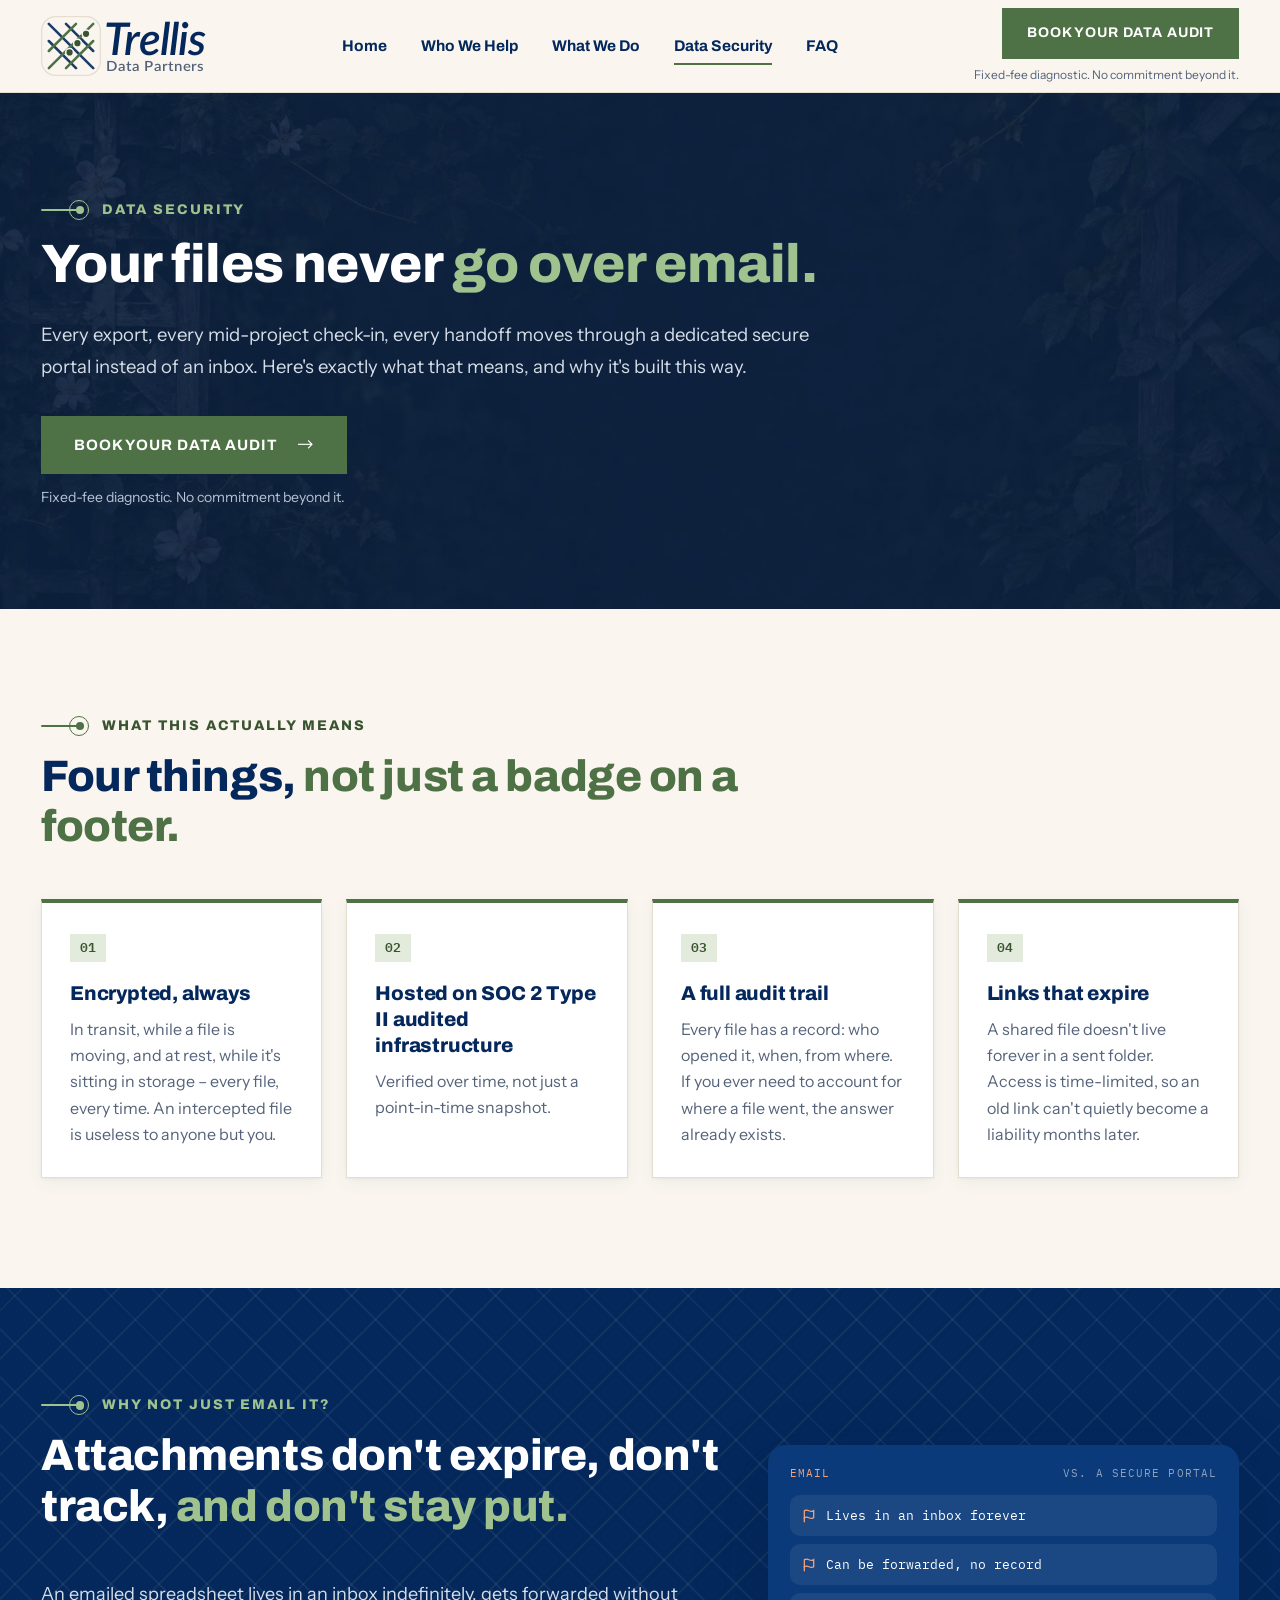
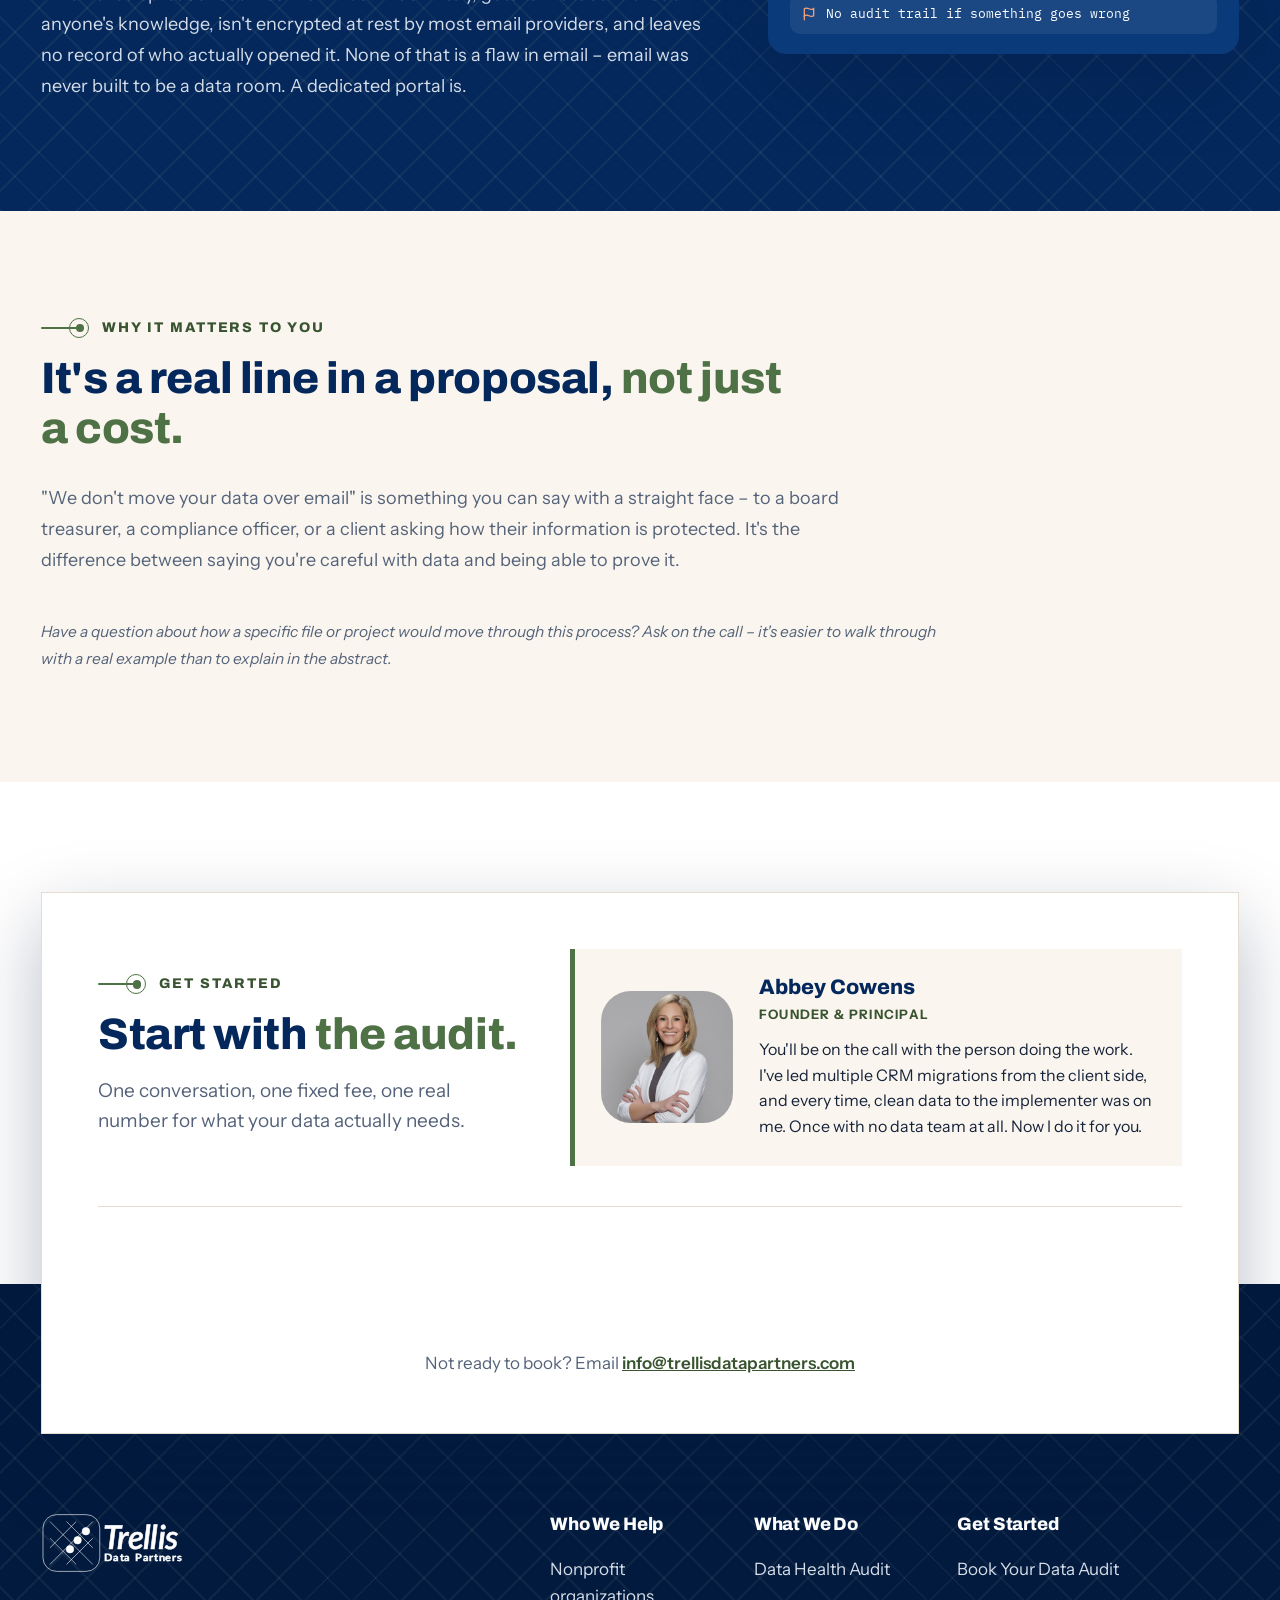
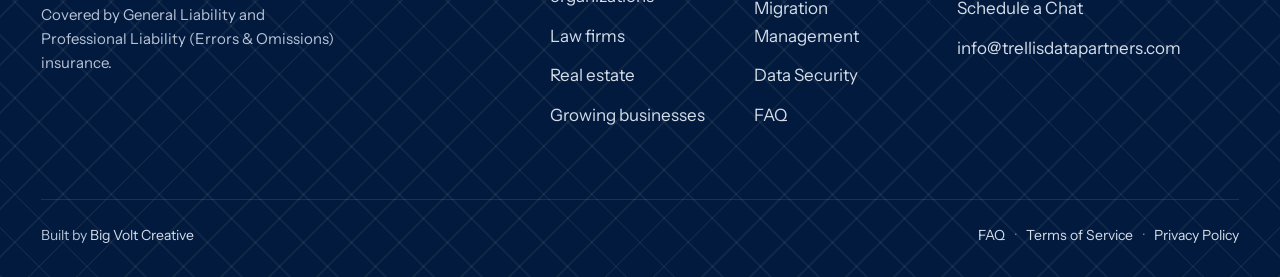
<file: security/index.html>
<!DOCTYPE html>
<html lang="en">
<head>
<meta charset="UTF-8">
<meta name="viewport" content="width=device-width, initial-scale=1, viewport-fit=cover">
<meta name="theme-color" content="#04285C">
<title>How We Handle Your Data | Trellis Data Partners</title>
<meta name="description" content="Every file moves through a dedicated secure portal, not email. Encrypted in transit and at rest, hosted on SOC 2 Type II audited infrastructure, with a full audit trail and links that expire.">
<link rel="canonical" href="https://trellisdatapartners.com/security/">
<meta name="robots" content="index, follow, max-image-preview:large, max-snippet:-1">

<meta property="og:type" content="website">
<meta property="og:site_name" content="Trellis Data Partners">
<meta property="og:url" content="https://trellisdatapartners.com/security/">
<meta property="og:title" content="How We Handle Your Data">
<meta property="og:description" content="Every file moves through a dedicated secure portal, not email. Encrypted in transit and at rest, hosted on SOC 2 Type II audited infrastructure, with a full audit trail and links that expire.">
<meta property="og:image" content="https://trellisdatapartners.com/images/trellis-social-share.png">
<meta property="og:image:width" content="1200">
<meta property="og:image:height" content="630">
<meta name="twitter:card" content="summary_large_image">
<meta name="twitter:title" content="How We Handle Your Data">
<meta name="twitter:description" content="Every file moves through a dedicated secure portal, not email. Encrypted, hosted on SOC 2 Type II audited infrastructure, with a full audit trail.">
<meta name="twitter:image" content="https://trellisdatapartners.com/images/trellis-social-share.png">
<link rel="icon" type="image/svg+xml" href="../images/favicon.svg">
<link rel="preconnect" href="https://fonts.googleapis.com">
<link rel="preconnect" href="https://fonts.gstatic.com" crossorigin>
<link href="https://fonts.googleapis.com/css2?family=Archivo:wght@700;800;900&family=IBM+Plex+Mono:wght@400;500;600&family=Instrument+Sans:wght@400;500;600&display=swap" rel="stylesheet">
<link rel="stylesheet" href="../assets/css/bootstrap.min.css">
<link rel="stylesheet" href="../assets/icons/iconly.min.css">
<link rel="stylesheet" href="../assets/css/ensurx.css">
<link rel="stylesheet" href="../assets/css/ensurx-media.css">
<link rel="stylesheet" href="../assets/css/trellis.css">
</head>
<body>

<header class="site-header">
  <nav class="navbar navbar-expand-lg">
    <div class="container-fluid">
      <a class="navbar-brand brand-lockup" href="../index.html" aria-label="Trellis Data Partners home">
        <svg class="site-logo" role="img" aria-label="Trellis Data Partners" xmlns="http://www.w3.org/2000/svg" version="1.1" viewBox="0 0 258.07 94">
  <defs>
    <style>
      .tl-main-st0 {
        stroke: #4e7145;
      }
      .tl-main-st0, .tl-main-st1 {
        fill: none;
        stroke-linecap: round;
        stroke-width: 4px;
      }
      .tl-main-st2 {
        fill: #04285c;
        font-family: Lato-SemiboldItalic, Lato;
        font-size: 70.02px;
        font-style: italic;
        letter-spacing: -.02em;
      }
      .tl-main-st2, .tl-main-st3, .tl-main-st4 {
        isolation: isolate;
      }
      .tl-main-st2, .tl-main-st4 {
        font-weight: 600;
      }
      .tl-main-st5 {
        fill: #395430;
        stroke: #faf6ef;
        stroke-width: 2.4px;
      }
      .tl-main-st1 {
        stroke: #04285c;
      }
      .tl-main-st6 {
        fill: #faf6ef;
        stroke: #e4ddd0;
        stroke-width: 2px;
      }
      .tl-main-st7 {
        opacity: .9;
      }
      .tl-main-st4 {
        fill: #55637a;
        font-family: Lato-Semibold, Lato;
        font-size: 22.25px;
        letter-spacing: .06em;
      }
    </style>
  </defs>
  <rect class="tl-main-st6" x="1" y="1" width="92" height="92" rx="22" ry="22"/>
  <g class="tl-main-st7">
    <line class="tl-main-st1" x1="12.22" y1="12.22" x2="81.78" y2="81.78"/>
    <line class="tl-main-st1" x1="12.22" y1="39.15" x2="54.85" y2="81.78"/>
    <line class="tl-main-st1" x1="39.15" y1="12.22" x2="81.78" y2="54.85"/>
  </g>
  <g>
    <line class="tl-main-st0" x1="81.78" y1="12.22" x2="12.22" y2="81.78"/>
    <line class="tl-main-st0" x1="81.78" y1="39.15" x2="39.15" y2="81.78"/>
    <line class="tl-main-st0" x1="54.85" y1="12.22" x2="12.22" y2="54.85"/>
  </g>
  <circle class="tl-main-st5" cx="44.76" cy="57.1" r="6.06"/>
  <circle class="tl-main-st5" cx="57.1" cy="42.51" r="6.06"/>
  <circle class="tl-main-st5" cx="70.56" cy="27.93" r="6.06"/>
  <g class="tl-main-st3">
    <g class="tl-main-st3">
      <text class="tl-main-st2" transform="translate(99.28 61.22)"><tspan x="0" y="0">Trellis</tspan></text>
    </g>
  </g>
  <g class="tl-main-st3">
    <g class="tl-main-st3">
      <text class="tl-main-st4" transform="translate(102.09 86.83) scale(1.03 1)"><tspan x="0" y="0">Data Partners</tspan></text>
    </g>
  </g>
</svg>
      </a>
      <button class="navbar-toggler" type="button" data-bs-toggle="collapse" data-bs-target="#siteNav" aria-controls="siteNav" aria-expanded="false" aria-label="Open menu">
        <span class="navbar-toggler-icon"></span>
      </button>
      <div class="collapse navbar-collapse" id="siteNav">
        <ul class="navbar-nav mx-auto" id="navMenu">
          <li class="nav-item"><a class="nav-link" href="../index.html">Home</a></li>
          <li class="nav-item dropdown">
            <a class="nav-link dropdown-toggle" href="../index.html#industries" role="button" data-bs-toggle="dropdown" aria-expanded="false">Who We Help</a>
            <ul class="dropdown-menu">
              <li><a class="dropdown-item" href="../nonprofit/index.html">Nonprofit organizations</a></li>
              <li><a class="dropdown-item" href="../legal/index.html">Law firms</a></li>
              <li><a class="dropdown-item" href="../real-estate/index.html">Real estate</a></li>
              <li><a class="dropdown-item" href="../business/index.html">Growing businesses</a></li>
            </ul>
          </li>
          <li class="nav-item dropdown">
            <a class="nav-link dropdown-toggle" href="../index.html#services" role="button" data-bs-toggle="dropdown" aria-expanded="false">What We Do</a>
            <ul class="dropdown-menu">
              <li><a class="dropdown-item" href="../index.html#svc-audit">Data Health Audit</a></li>
              <li><a class="dropdown-item" href="../index.html#svc-prep">Data Migration Prep</a></li>
              <li><a class="dropdown-item" href="../migration-management/index.html">Migration Management</a></li>
              <li><a class="dropdown-item" href="../index.html#svc-post">Post-Migration Assistance</a></li>
              <li><a class="dropdown-item" href="../index.html#svc-ongoing">Ongoing Data Management</a></li>
            </ul>
          </li>
          <li class="nav-item"><a class="nav-link active" href="../security/index.html">Data Security</a></li>
          <li class="nav-item"><a class="nav-link" href="../faq/index.html">FAQ</a></li>
        </ul>
        <div class="nav-cta">
          <a class="common_btn" href="../contact/index.html">Book Your Data Audit</a>
          <span class="btn-note">Fixed-fee diagnostic. No commitment beyond it.</span>
        </div>
      </div>
    </div>
  </nav>
</header>

<main>

<section class="page-banner band-photo on-dark">
  <div class="container-fluid">
        <div class="common_heading">
          <div class="title_style"><span></span><p>Data Security</p></div>
          <h1>Your files never <span>go over email.</span></h1>
        </div>
        <p class="banner-lede">Every export, every mid-project check-in, every handoff moves through a dedicated secure portal instead of an inbox. Here's exactly what that means, and why it's built this way.</p>
        <a class="common_btn" href="../contact/index.html">Book Your Data Audit <i class="ensurx-arrow-right"></i></a>
        <span class="btn-note">Fixed-fee diagnostic. No commitment beyond it.</span>
  </div>
</section>

<section id="what-it-means" class="section section-cream">
  <div class="container-fluid">
        <div class="common_heading">
          <div class="title_style"><span></span><p>What this actually means</p></div>
          <h2>Four things, <span>not just a badge on a footer.</span></h2>
        </div>
        <div class="row g-4">
          <div class="col-md-6 col-xl-3"><div class="pt-card"><span class="pt-idx">01</span><h3>Encrypted, always</h3><p>In transit, while a file is moving, and at rest, while it's sitting in storage &ndash; every file, every time. An intercepted file is useless to anyone but you.</p></div></div>
          <div class="col-md-6 col-xl-3"><div class="pt-card"><span class="pt-idx">02</span><h3>Hosted on SOC 2 Type II audited infrastructure</h3><p>Verified over time, not just a point-in-time snapshot.</p></div></div>
          <div class="col-md-6 col-xl-3"><div class="pt-card"><span class="pt-idx">03</span><h3>A full audit trail</h3><p>Every file has a record: who opened it, when, from where. If you ever need to account for where a file went, the answer already exists.</p></div></div>
          <div class="col-md-6 col-xl-3"><div class="pt-card"><span class="pt-idx">04</span><h3>Links that expire</h3><p>A shared file doesn't live forever in a sent folder. Access is time-limited, so an old link can't quietly become a liability months later.</p></div></div>
        </div>
  </div>
</section>

<section id="why-not-email" class="section band-dark on-dark">
  <div class="container-fluid">
        <div class="row g-4 g-lg-5 align-items-center">
          <div class="col-lg-7">
        <div class="common_heading">
          <div class="title_style"><span></span><p>Why not just email it?</p></div>
          <h2>Attachments don't expire, don't track, <span>and don't stay put.</span></h2>
        </div>
        <p class="problem-text">An emailed spreadsheet lives in an inbox indefinitely, gets forwarded without anyone's knowledge, isn't encrypted at rest by most email providers, and leaves no record of who actually opened it. None of that is a flaw in email &ndash; email was never built to be a data room. A dedicated portal is.</p>
          </div>
          <div class="col-lg-5">
        <div class="flag-panel flag-panel-static" aria-hidden="true">
            <p class="flag-panel-head"><span>Email</span><span>vs. a secure portal</span></p>
            <div class="flag-row"><svg width="14" height="14" viewBox="0 0 24 24" fill="none" stroke-width="2.2" stroke-linecap="round"><path d="M4 15s1-1 4-1 5 2 8 2 4-1 4-1V3s-1 1-4 1-5-2-8-2-4 1-4 1z"/><path d="M4 22v-7"/></svg>Lives in an inbox forever</div>
            <div class="flag-row"><svg width="14" height="14" viewBox="0 0 24 24" fill="none" stroke-width="2.2" stroke-linecap="round"><path d="M4 15s1-1 4-1 5 2 8 2 4-1 4-1V3s-1 1-4 1-5-2-8-2-4 1-4 1z"/><path d="M4 22v-7"/></svg>Can be forwarded, no record</div>
            <div class="flag-row"><svg width="14" height="14" viewBox="0 0 24 24" fill="none" stroke-width="2.2" stroke-linecap="round"><path d="M4 15s1-1 4-1 5 2 8 2 4-1 4-1V3s-1 1-4 1-5-2-8-2-4 1-4 1z"/><path d="M4 22v-7"/></svg>No audit trail if something goes wrong</div>
        </div>
          </div>
        </div>
  </div>
</section>

<section id="proposal-line" class="section section-cream">
  <div class="container-fluid">
        <div class="common_heading">
          <div class="title_style"><span></span><p>Why it matters to you</p></div>
          <h2>It's a real line in a proposal, <span>not just a cost.</span></h2>
        </div>
        <p class="section-intro">"We don't move your data over email" is something you can say with a straight face &ndash; to a board treasurer, a compliance officer, or a client asking how their information is protected. It's the difference between saying you're careful with data and being able to prove it.</p>
        <p class="fine-note">Have a question about how a specific file or project would move through this process? Ask on the call &ndash; it's easier to walk through with a real example than to explain in the abstract.</p>
  </div>
</section>

<section id="contact" class="cta-section">
  <div class="container-fluid">
    <div class="cta-card">
      <div class="row g-4 g-lg-5 align-items-center">
        <div class="col-lg-5">
          <div class="common_heading mb-3">
            <div class="title_style"><span></span><h3>Get started</h3></div>
            <h2>Start with <span>the audit.</span></h2>
          </div>
          <p class="sub">One conversation, one fixed fee, one real number for what your data actually needs.</p>
        </div>
        <div class="col-lg-7">
          <div class="who" id="whoBlock">
            <div class="photo"><img src="../images/abbey.jpg" alt="Abbey" onerror="document.getElementById('whoBlock').classList.add('no-photo')"></div>
            <div class="who-text">
              <div class="who-name">Abbey Cowens</div>
              <div class="who-title">Founder &amp; Principal</div>
              <p>You'll be on the call with the person doing the work. I've led multiple CRM migrations from the client side, and every time, clean data to the implementer was on me. Once with no data team at all. Now I do it for you.</p>
            </div>
          </div>
        </div>
      </div>
      <div class="cal-wrap">
        <div id="my-cal-inline"></div>
      </div>
      <p class="contact-alt">Not ready to book? Email <a href="mailto:info@trellisdatapartners.com">info@trellisdatapartners.com</a></p>
    </div>
  </div>
</section>

</main>

<footer class="site-footer">
  <div class="container-fluid">
    <div class="row gy-5">
      <div class="col-lg-4 footer-brand">
        <a class="brand-lockup" href="../index.html" aria-label="Trellis Data Partners home">
          <svg class="site-logo" role="img" aria-label="Trellis Data Partners" xmlns="http://www.w3.org/2000/svg" version="1.1" viewBox="0 0 223.25 94">
  <defs>
    <style>
      .tl-white-st0 {
        font-family: Lato-Semibold, Lato;
        font-size: 17px;
        letter-spacing: .06em;
      }
      .tl-white-st0, .tl-white-st1, .tl-white-st2, .tl-white-st3 {
        stroke: #fff;
        stroke-miterlimit: 10;
      }
      .tl-white-st0, .tl-white-st1, .tl-white-st3 {
        fill: #fff;
      }
      .tl-white-st0, .tl-white-st3 {
        font-weight: 600;
      }
      .tl-white-st2 {
        fill: none;
      }
      .tl-white-st4 {
        isolation: isolate;
      }
      .tl-white-st3 {
        font-family: Lato-SemiboldItalic, Lato;
        font-size: 53.51px;
        font-style: italic;
        letter-spacing: -.02em;
      }
      .tl-white-st5 {
        opacity: .9;
      }
    </style>
  </defs>
  <rect class="tl-white-st2" x="3.23" y="1" width="92" height="92" rx="22" ry="22"/>
  <g class="tl-white-st5">
    <line class="tl-white-st1" x1="14.45" y1="12.22" x2="84.01" y2="81.78"/>
    <line class="tl-white-st1" x1="14.45" y1="39.15" x2="57.08" y2="81.78"/>
    <line class="tl-white-st1" x1="41.38" y1="12.22" x2="84.01" y2="54.85"/>
  </g>
  <g>
    <line class="tl-white-st1" x1="84.01" y1="12.22" x2="14.45" y2="81.78"/>
    <line class="tl-white-st1" x1="84.01" y1="39.15" x2="41.38" y2="81.78"/>
    <line class="tl-white-st1" x1="57.08" y1="12.22" x2="14.45" y2="54.85"/>
  </g>
  <circle class="tl-white-st1" cx="46.99" cy="57.1" r="6.06"/>
  <circle class="tl-white-st1" cx="59.33" cy="42.51" r="6.06"/>
  <circle class="tl-white-st1" cx="72.79" cy="27.93" r="6.06"/>
  <g class="tl-white-st4">
    <text class="tl-white-st3" transform="translate(100.23 57.04)"><tspan x="0" y="0">Trellis</tspan></text>
  </g>
  <g class="tl-white-st4">
    <text class="tl-white-st0" transform="translate(102.38 76.61) scale(1.03 1)"><tspan x="0" y="0">Data Partners</tspan></text>
  </g>
</svg>
        </a>
        <p>Covered by General Liability and Professional Liability (Errors &amp; Omissions) insurance.</p>
      </div>
      <div class="col-6 col-lg-2 offset-lg-1">
        <h4>Who We Help</h4>
        <ul>
          <li><a href="../nonprofit/index.html">Nonprofit organizations</a></li>
          <li><a href="../legal/index.html">Law firms</a></li>
          <li><a href="../real-estate/index.html">Real estate</a></li>
          <li><a href="../business/index.html">Growing businesses</a></li>
        </ul>
      </div>
      <div class="col-6 col-lg-2">
        <h4>What We Do</h4>
        <ul>
          <li><a href="../nonprofit/audit/index.html">Data Health Audit</a></li>
          <li><a href="../migration-management/index.html">Migration Management</a></li>
          <li><a href="../security/index.html">Data Security</a></li>
          <li><a href="../faq/index.html">FAQ</a></li>
        </ul>
      </div>
      <div class="col-lg-3">
        <h4>Get Started</h4>
        <ul>
          <li><a href="../index.html#contact">Book Your Data Audit</a></li>
          <li><a href="../contact/index.html">Schedule a Chat</a></li>
          <li><a href="mailto:info@trellisdatapartners.com">info@trellisdatapartners.com</a></li>
        </ul>
      </div>
    </div>
    <div class="footer-bottom">
      <span>Built by <a href="https://bigvoltcreative.com" target="_blank" rel="noopener">Big Volt Creative</a></span>
      <span class="legal"><a href="../faq/index.html">FAQ</a><a href="../terms/index.html">Terms of Service</a><a href="../privacy/index.html">Privacy Policy</a></span>
    </div>
  </div>
</footer>

<script src="../assets/js/bootstrap.bundle.min.js"></script>
<script type="text/javascript">
  (function (C, A, L) {
    let p = function (a, ar) { a.q.push(ar); };
    let d = C.document;
    C.Cal = C.Cal || function () {
      let cal = C.Cal; let ar = arguments;
      if (!cal.loaded) {
        cal.ns = {}; cal.q = cal.q || [];
        d.head.appendChild(d.createElement("script")).src = A;
        cal.loaded = true;
      }
      if (ar[0] === L) {
        const api = function () { p(api, arguments); };
        const namespace = ar[1];
        api.q = api.q || [];
        if (typeof namespace === "string") {
          cal.ns[namespace] = cal.ns[namespace] || api;
          p(cal.ns[namespace], ar);
          p(cal, ["initNamespace", namespace]);
        } else p(cal, ar);
        return;
      }
      p(cal, ar);
    };
  })(window, "https://app.cal.com/embed/embed.js", "init");
  Cal("init", { origin: "https://app.cal.com" });
  Cal("inline", {
    elementOrSelector: "#my-cal-inline",
    calLink: "abbey-trellis",
    config: { theme: "light" }
  });
  Cal("ui", {
    styles: { branding: { brandColor: "#04285C" } },
    hideEventTypeDetails: false
  });
</script>
<script>
  // Close the mobile menu after tapping a link.
  const siteNav = document.getElementById('siteNav');
  siteNav.addEventListener('click', e => {
    const a = e.target.closest('a');
    if (!a || a.matches('[data-bs-toggle]') || !siteNav.classList.contains('show')) return;
    bootstrap.Collapse.getOrCreateInstance(siteNav).hide();
  });
</script>
</body>
</html>
</file>
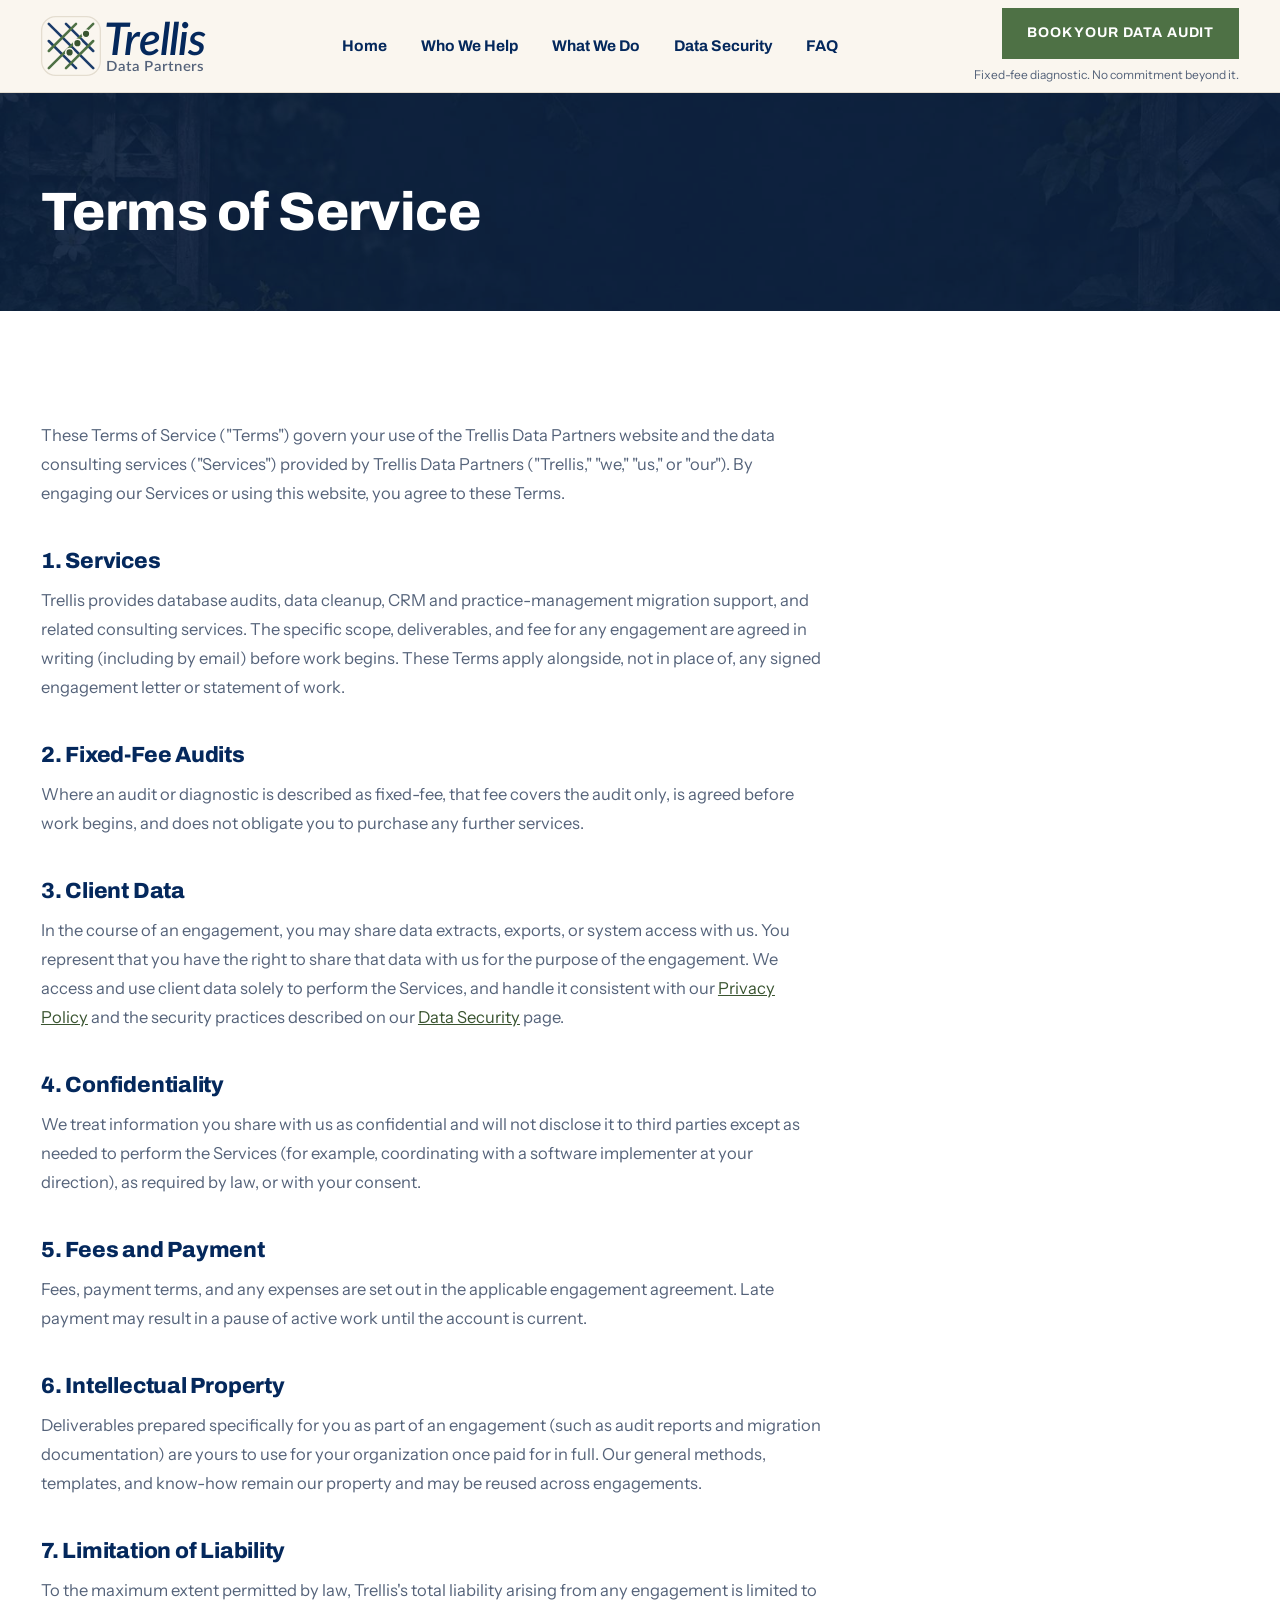
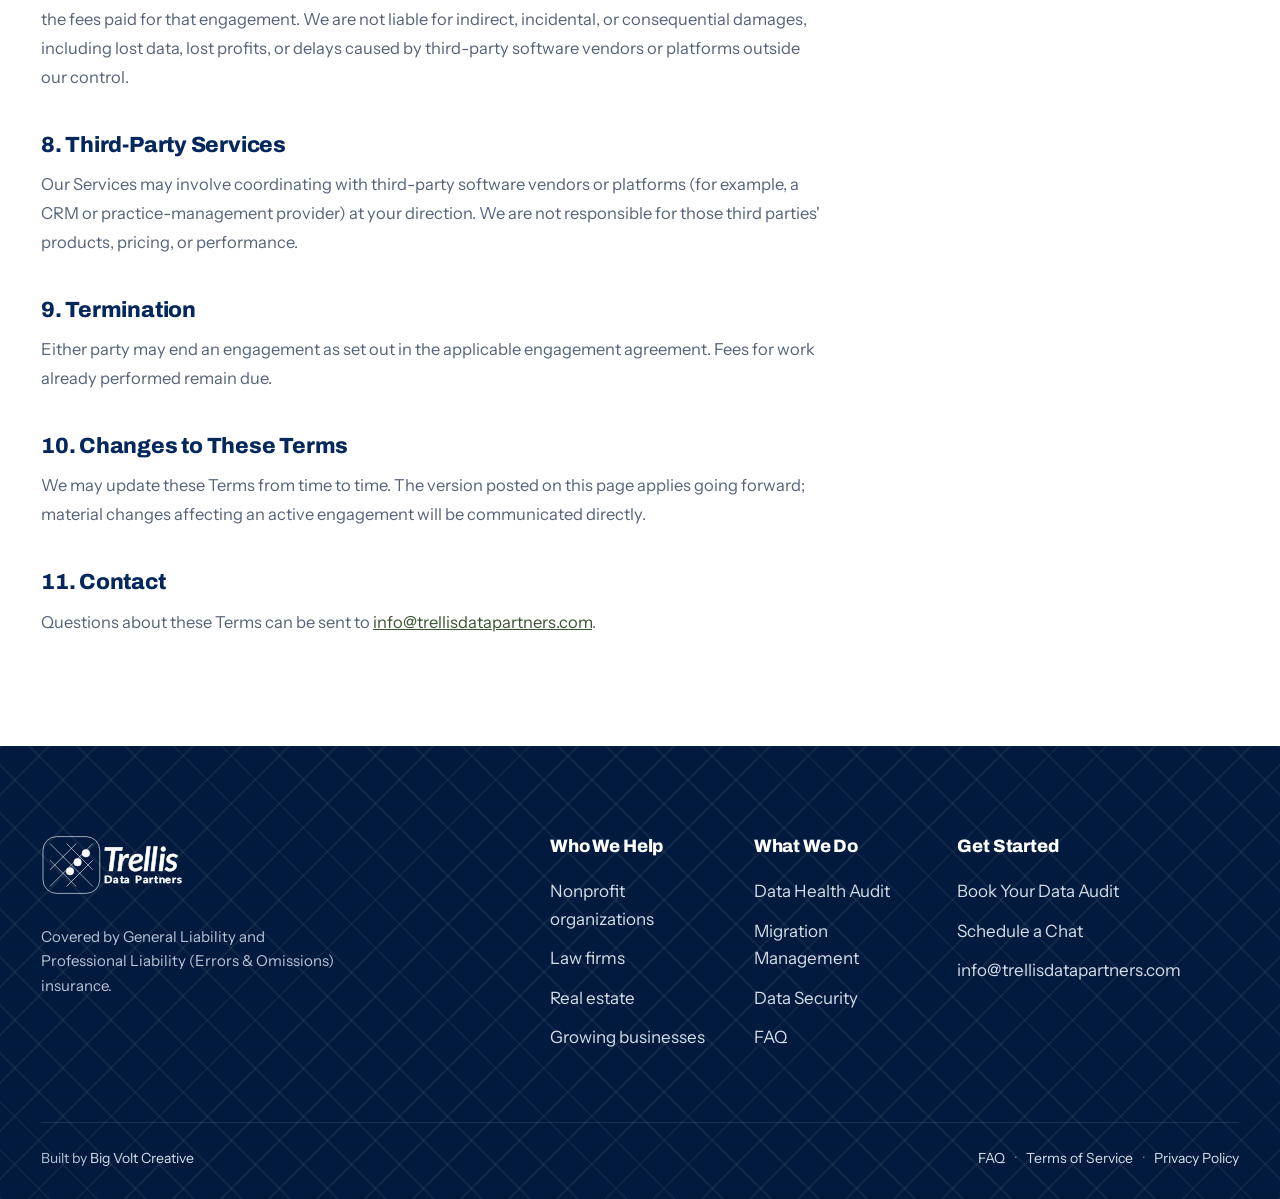
<file: terms/index.html>
<!DOCTYPE html>
<html lang="en">
<head>
<meta charset="UTF-8">
<meta name="viewport" content="width=device-width, initial-scale=1, viewport-fit=cover">
<meta name="theme-color" content="#04285C">
<title>Terms of Service | Trellis Data Partners</title>
<meta name="description" content="Terms of Service for Trellis Data Partners.">
<link rel="canonical" href="https://trellisdatapartners.com/terms/">
<meta name="robots" content="index, follow">
<link rel="icon" type="image/svg+xml" href="../images/favicon.svg">
<link rel="preconnect" href="https://fonts.googleapis.com">
<link rel="preconnect" href="https://fonts.gstatic.com" crossorigin>
<link href="https://fonts.googleapis.com/css2?family=Archivo:wght@700;800;900&family=Instrument+Sans:wght@400;500;600&display=swap" rel="stylesheet">
<link rel="stylesheet" href="../assets/css/bootstrap.min.css">
<link rel="stylesheet" href="../assets/icons/iconly.min.css">
<link rel="stylesheet" href="../assets/css/ensurx.css">
<link rel="stylesheet" href="../assets/css/ensurx-media.css">
<link rel="stylesheet" href="../assets/css/trellis.css">
</head>
<body>

<header class="site-header">
  <nav class="navbar navbar-expand-lg">
    <div class="container-fluid">
      <a class="navbar-brand brand-lockup" href="../index.html" aria-label="Trellis Data Partners home">
        <svg class="site-logo" role="img" aria-label="Trellis Data Partners" xmlns="http://www.w3.org/2000/svg" version="1.1" viewBox="0 0 258.07 94">
  <defs>
    <style>
      .tl-main-st0 {
        stroke: #4e7145;
      }
      .tl-main-st0, .tl-main-st1 {
        fill: none;
        stroke-linecap: round;
        stroke-width: 4px;
      }
      .tl-main-st2 {
        fill: #04285c;
        font-family: Lato-SemiboldItalic, Lato;
        font-size: 70.02px;
        font-style: italic;
        letter-spacing: -.02em;
      }
      .tl-main-st2, .tl-main-st3, .tl-main-st4 {
        isolation: isolate;
      }
      .tl-main-st2, .tl-main-st4 {
        font-weight: 600;
      }
      .tl-main-st5 {
        fill: #395430;
        stroke: #faf6ef;
        stroke-width: 2.4px;
      }
      .tl-main-st1 {
        stroke: #04285c;
      }
      .tl-main-st6 {
        fill: #faf6ef;
        stroke: #e4ddd0;
        stroke-width: 2px;
      }
      .tl-main-st7 {
        opacity: .9;
      }
      .tl-main-st4 {
        fill: #55637a;
        font-family: Lato-Semibold, Lato;
        font-size: 22.25px;
        letter-spacing: .06em;
      }
    </style>
  </defs>
  <rect class="tl-main-st6" x="1" y="1" width="92" height="92" rx="22" ry="22"/>
  <g class="tl-main-st7">
    <line class="tl-main-st1" x1="12.22" y1="12.22" x2="81.78" y2="81.78"/>
    <line class="tl-main-st1" x1="12.22" y1="39.15" x2="54.85" y2="81.78"/>
    <line class="tl-main-st1" x1="39.15" y1="12.22" x2="81.78" y2="54.85"/>
  </g>
  <g>
    <line class="tl-main-st0" x1="81.78" y1="12.22" x2="12.22" y2="81.78"/>
    <line class="tl-main-st0" x1="81.78" y1="39.15" x2="39.15" y2="81.78"/>
    <line class="tl-main-st0" x1="54.85" y1="12.22" x2="12.22" y2="54.85"/>
  </g>
  <circle class="tl-main-st5" cx="44.76" cy="57.1" r="6.06"/>
  <circle class="tl-main-st5" cx="57.1" cy="42.51" r="6.06"/>
  <circle class="tl-main-st5" cx="70.56" cy="27.93" r="6.06"/>
  <g class="tl-main-st3">
    <g class="tl-main-st3">
      <text class="tl-main-st2" transform="translate(99.28 61.22)"><tspan x="0" y="0">Trellis</tspan></text>
    </g>
  </g>
  <g class="tl-main-st3">
    <g class="tl-main-st3">
      <text class="tl-main-st4" transform="translate(102.09 86.83) scale(1.03 1)"><tspan x="0" y="0">Data Partners</tspan></text>
    </g>
  </g>
</svg>
      </a>
      <button class="navbar-toggler" type="button" data-bs-toggle="collapse" data-bs-target="#siteNav" aria-controls="siteNav" aria-expanded="false" aria-label="Open menu">
        <span class="navbar-toggler-icon"></span>
      </button>
      <div class="collapse navbar-collapse" id="siteNav">
        <ul class="navbar-nav mx-auto" id="navMenu">
          <li class="nav-item"><a class="nav-link" href="../index.html">Home</a></li>
          <li class="nav-item dropdown">
            <a class="nav-link dropdown-toggle" href="../index.html#industries" role="button" data-bs-toggle="dropdown" aria-expanded="false">Who We Help</a>
            <ul class="dropdown-menu">
              <li><a class="dropdown-item" href="../nonprofit/index.html">Nonprofit organizations</a></li>
              <li><a class="dropdown-item" href="../legal/index.html">Law firms</a></li>
              <li><a class="dropdown-item" href="../real-estate/index.html">Real estate</a></li>
              <li><a class="dropdown-item" href="../business/index.html">Growing businesses</a></li>
            </ul>
          </li>
          <li class="nav-item dropdown">
            <a class="nav-link dropdown-toggle" href="../index.html#services" role="button" data-bs-toggle="dropdown" aria-expanded="false">What We Do</a>
            <ul class="dropdown-menu">
              <li><a class="dropdown-item" href="../index.html#svc-audit">Data Health Audit</a></li>
              <li><a class="dropdown-item" href="../index.html#svc-prep">Data Migration Prep</a></li>
              <li><a class="dropdown-item" href="../migration-management/index.html">Migration Management</a></li>
              <li><a class="dropdown-item" href="../index.html#svc-post">Post-Migration Assistance</a></li>
              <li><a class="dropdown-item" href="../index.html#svc-ongoing">Ongoing Data Management</a></li>
            </ul>
          </li>
          <li class="nav-item"><a class="nav-link" href="../security/index.html">Data Security</a></li>
          <li class="nav-item"><a class="nav-link" href="../faq/index.html">FAQ</a></li>
        </ul>
        <div class="nav-cta">
          <a class="common_btn" href="../contact/index.html">Book Your Data Audit</a>
          <span class="btn-note">Fixed-fee diagnostic. No commitment beyond it.</span>
        </div>
      </div>
    </div>
  </nav>
</header>

<main>

<section class="page-banner page-banner-short band-photo on-dark">
  <div class="container-fluid">
        <div class="common_heading mb-0"><h1>Terms of Service</h1></div>
  </div>
</section>

<section class="section section-paper legal-body">
  <div class="container-fluid">
    <div class="legal-wrap">
<p>These Terms of Service ("Terms") govern your use of the Trellis Data Partners website and the data consulting services ("Services") provided by Trellis Data Partners ("Trellis," "we," "us," or "our"). By engaging our Services or using this website, you agree to these Terms.</p>
<h2>1. Services</h2>
<p>Trellis provides database audits, data cleanup, CRM and practice-management migration support, and related consulting services. The specific scope, deliverables, and fee for any engagement are agreed in writing (including by email) before work begins. These Terms apply alongside, not in place of, any signed engagement letter or statement of work.</p>
<h2>2. Fixed-Fee Audits</h2>
<p>Where an audit or diagnostic is described as fixed-fee, that fee covers the audit only, is agreed before work begins, and does not obligate you to purchase any further services.</p>
<h2>3. Client Data</h2>
<p>In the course of an engagement, you may share data extracts, exports, or system access with us. You represent that you have the right to share that data with us for the purpose of the engagement. We access and use client data solely to perform the Services, and handle it consistent with our <a href="../privacy/index.html">Privacy Policy</a> and the security practices described on our <a href="../security/index.html">Data Security</a> page.</p>
<h2>4. Confidentiality</h2>
<p>We treat information you share with us as confidential and will not disclose it to third parties except as needed to perform the Services (for example, coordinating with a software implementer at your direction), as required by law, or with your consent.</p>
<h2>5. Fees and Payment</h2>
<p>Fees, payment terms, and any expenses are set out in the applicable engagement agreement. Late payment may result in a pause of active work until the account is current.</p>
<h2>6. Intellectual Property</h2>
<p>Deliverables prepared specifically for you as part of an engagement (such as audit reports and migration documentation) are yours to use for your organization once paid for in full. Our general methods, templates, and know-how remain our property and may be reused across engagements.</p>
<h2>7. Limitation of Liability</h2>
<p>To the maximum extent permitted by law, Trellis's total liability arising from any engagement is limited to the fees paid for that engagement. We are not liable for indirect, incidental, or consequential damages, including lost data, lost profits, or delays caused by third-party software vendors or platforms outside our control.</p>
<h2>8. Third-Party Services</h2>
<p>Our Services may involve coordinating with third-party software vendors or platforms (for example, a CRM or practice-management provider) at your direction. We are not responsible for those third parties' products, pricing, or performance.</p>
<h2>9. Termination</h2>
<p>Either party may end an engagement as set out in the applicable engagement agreement. Fees for work already performed remain due.</p>
<h2>10. Changes to These Terms</h2>
<p>We may update these Terms from time to time. The version posted on this page applies going forward; material changes affecting an active engagement will be communicated directly.</p>
<h2>11. Contact</h2>
<p>Questions about these Terms can be sent to <a href="mailto:info@trellisdatapartners.com">info@trellisdatapartners.com</a>.</p>
    </div>
  </div>
</section>



</main>

<footer class="site-footer no-cta">
  <div class="container-fluid">
    <div class="row gy-5">
      <div class="col-lg-4 footer-brand">
        <a class="brand-lockup" href="../index.html" aria-label="Trellis Data Partners home">
          <svg class="site-logo" role="img" aria-label="Trellis Data Partners" xmlns="http://www.w3.org/2000/svg" version="1.1" viewBox="0 0 223.25 94">
  <defs>
    <style>
      .tl-white-st0 {
        font-family: Lato-Semibold, Lato;
        font-size: 17px;
        letter-spacing: .06em;
      }
      .tl-white-st0, .tl-white-st1, .tl-white-st2, .tl-white-st3 {
        stroke: #fff;
        stroke-miterlimit: 10;
      }
      .tl-white-st0, .tl-white-st1, .tl-white-st3 {
        fill: #fff;
      }
      .tl-white-st0, .tl-white-st3 {
        font-weight: 600;
      }
      .tl-white-st2 {
        fill: none;
      }
      .tl-white-st4 {
        isolation: isolate;
      }
      .tl-white-st3 {
        font-family: Lato-SemiboldItalic, Lato;
        font-size: 53.51px;
        font-style: italic;
        letter-spacing: -.02em;
      }
      .tl-white-st5 {
        opacity: .9;
      }
    </style>
  </defs>
  <rect class="tl-white-st2" x="3.23" y="1" width="92" height="92" rx="22" ry="22"/>
  <g class="tl-white-st5">
    <line class="tl-white-st1" x1="14.45" y1="12.22" x2="84.01" y2="81.78"/>
    <line class="tl-white-st1" x1="14.45" y1="39.15" x2="57.08" y2="81.78"/>
    <line class="tl-white-st1" x1="41.38" y1="12.22" x2="84.01" y2="54.85"/>
  </g>
  <g>
    <line class="tl-white-st1" x1="84.01" y1="12.22" x2="14.45" y2="81.78"/>
    <line class="tl-white-st1" x1="84.01" y1="39.15" x2="41.38" y2="81.78"/>
    <line class="tl-white-st1" x1="57.08" y1="12.22" x2="14.45" y2="54.85"/>
  </g>
  <circle class="tl-white-st1" cx="46.99" cy="57.1" r="6.06"/>
  <circle class="tl-white-st1" cx="59.33" cy="42.51" r="6.06"/>
  <circle class="tl-white-st1" cx="72.79" cy="27.93" r="6.06"/>
  <g class="tl-white-st4">
    <text class="tl-white-st3" transform="translate(100.23 57.04)"><tspan x="0" y="0">Trellis</tspan></text>
  </g>
  <g class="tl-white-st4">
    <text class="tl-white-st0" transform="translate(102.38 76.61) scale(1.03 1)"><tspan x="0" y="0">Data Partners</tspan></text>
  </g>
</svg>
        </a>
        <p>Covered by General Liability and Professional Liability (Errors &amp; Omissions) insurance.</p>
      </div>
      <div class="col-6 col-lg-2 offset-lg-1">
        <h4>Who We Help</h4>
        <ul>
          <li><a href="../nonprofit/index.html">Nonprofit organizations</a></li>
          <li><a href="../legal/index.html">Law firms</a></li>
          <li><a href="../real-estate/index.html">Real estate</a></li>
          <li><a href="../business/index.html">Growing businesses</a></li>
        </ul>
      </div>
      <div class="col-6 col-lg-2">
        <h4>What We Do</h4>
        <ul>
          <li><a href="../nonprofit/audit/index.html">Data Health Audit</a></li>
          <li><a href="../migration-management/index.html">Migration Management</a></li>
          <li><a href="../security/index.html">Data Security</a></li>
          <li><a href="../faq/index.html">FAQ</a></li>
        </ul>
      </div>
      <div class="col-lg-3">
        <h4>Get Started</h4>
        <ul>
          <li><a href="../index.html#contact">Book Your Data Audit</a></li>
          <li><a href="../contact/index.html">Schedule a Chat</a></li>
          <li><a href="mailto:info@trellisdatapartners.com">info@trellisdatapartners.com</a></li>
        </ul>
      </div>
    </div>
    <div class="footer-bottom">
      <span>Built by <a href="https://bigvoltcreative.com" target="_blank" rel="noopener">Big Volt Creative</a></span>
      <span class="legal"><a href="../faq/index.html">FAQ</a><a href="../terms/index.html">Terms of Service</a><a href="../privacy/index.html">Privacy Policy</a></span>
    </div>
  </div>
</footer>

<script src="../assets/js/bootstrap.bundle.min.js"></script>
<script>
  // Close the mobile menu after tapping a link.
  const siteNav = document.getElementById('siteNav');
  siteNav.addEventListener('click', e => {
    const a = e.target.closest('a');
    if (!a || a.matches('[data-bs-toggle]') || !siteNav.classList.contains('show')) return;
    bootstrap.Collapse.getOrCreateInstance(siteNav).hide();
  });
</script>
</body>
</html>
</file>
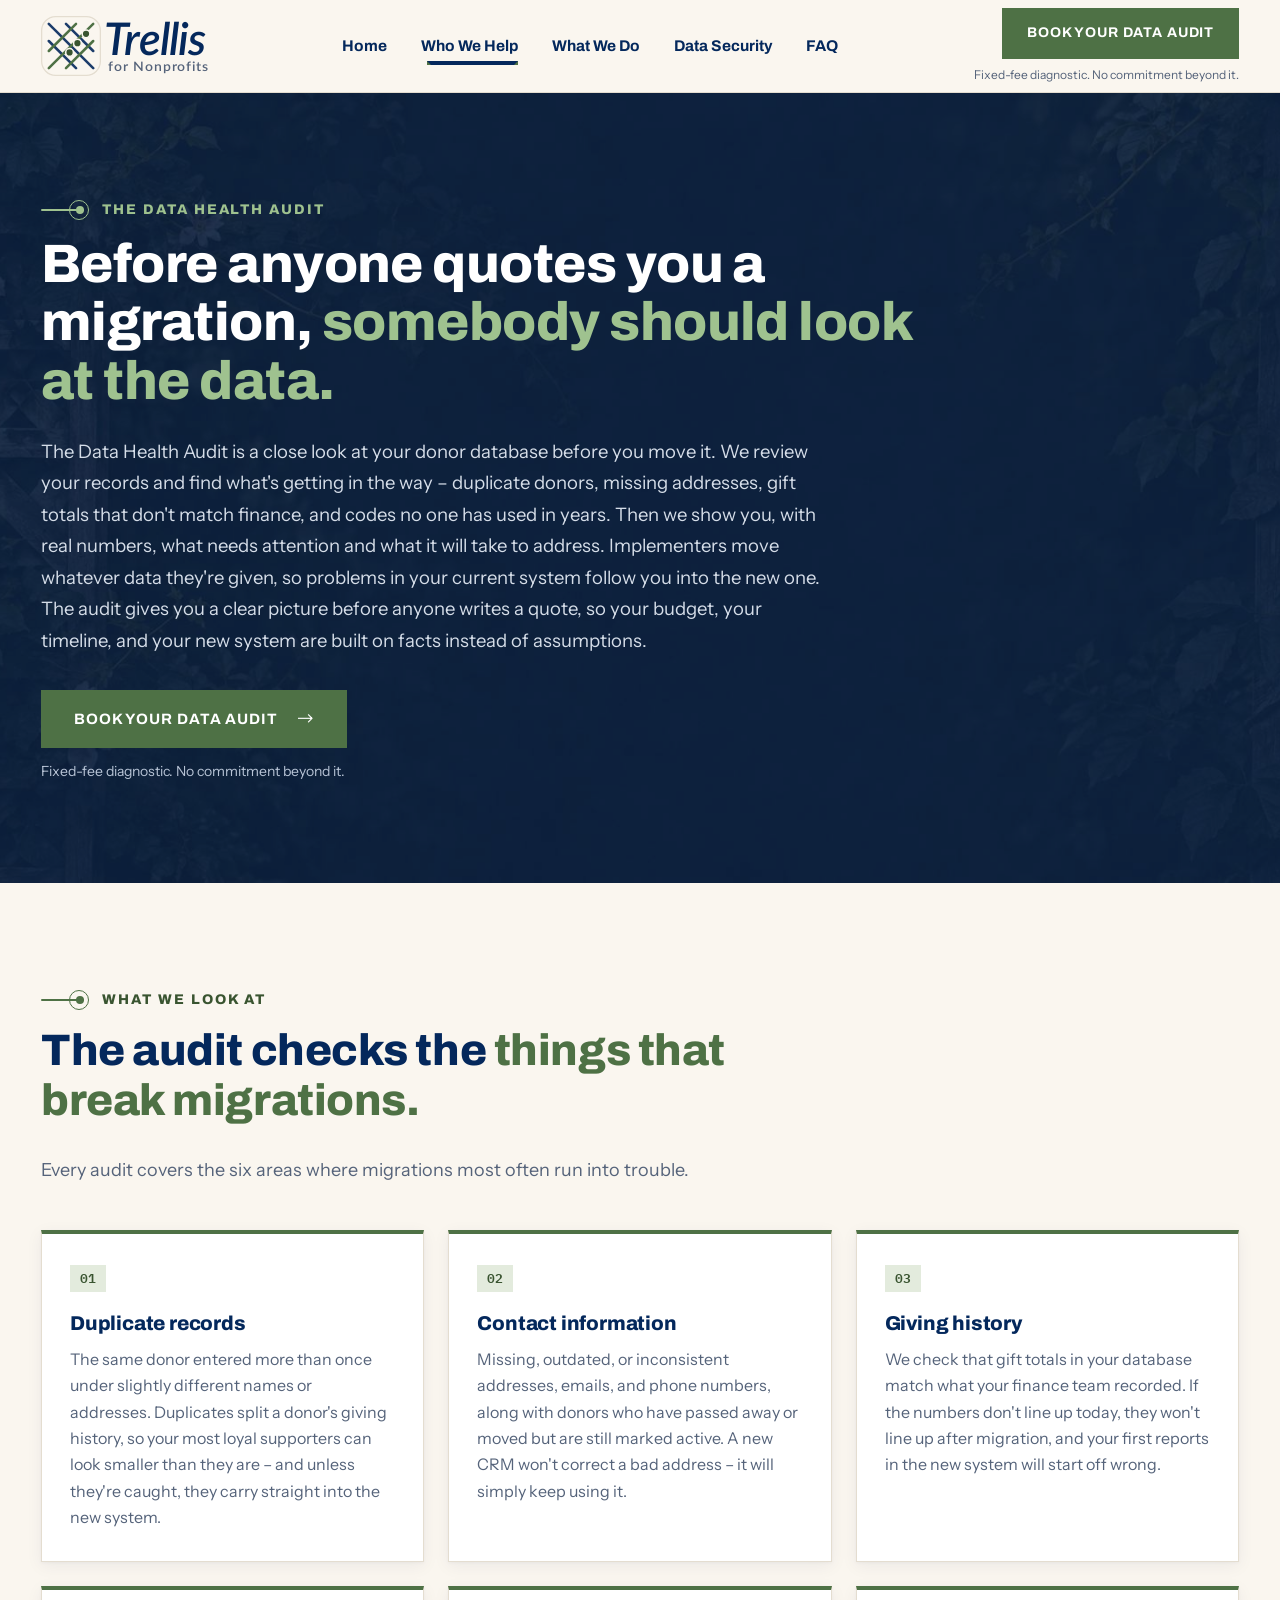
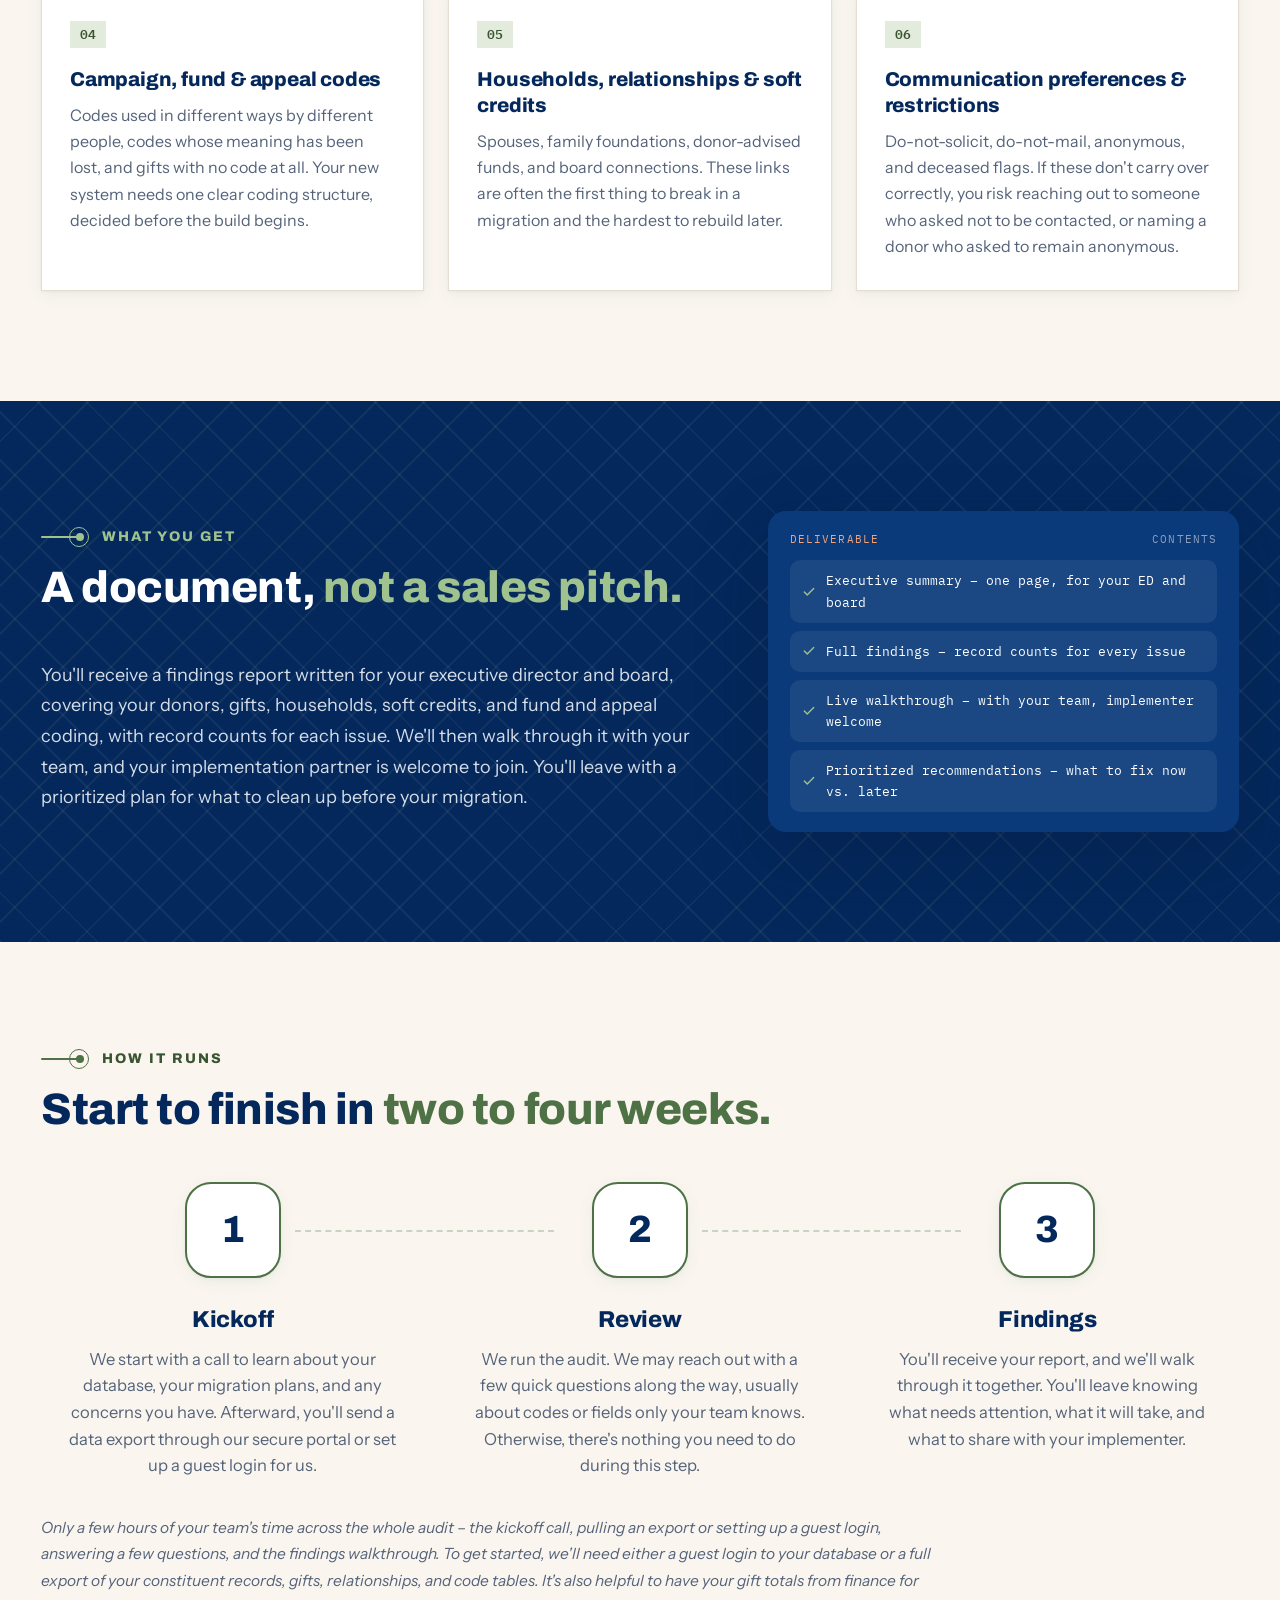
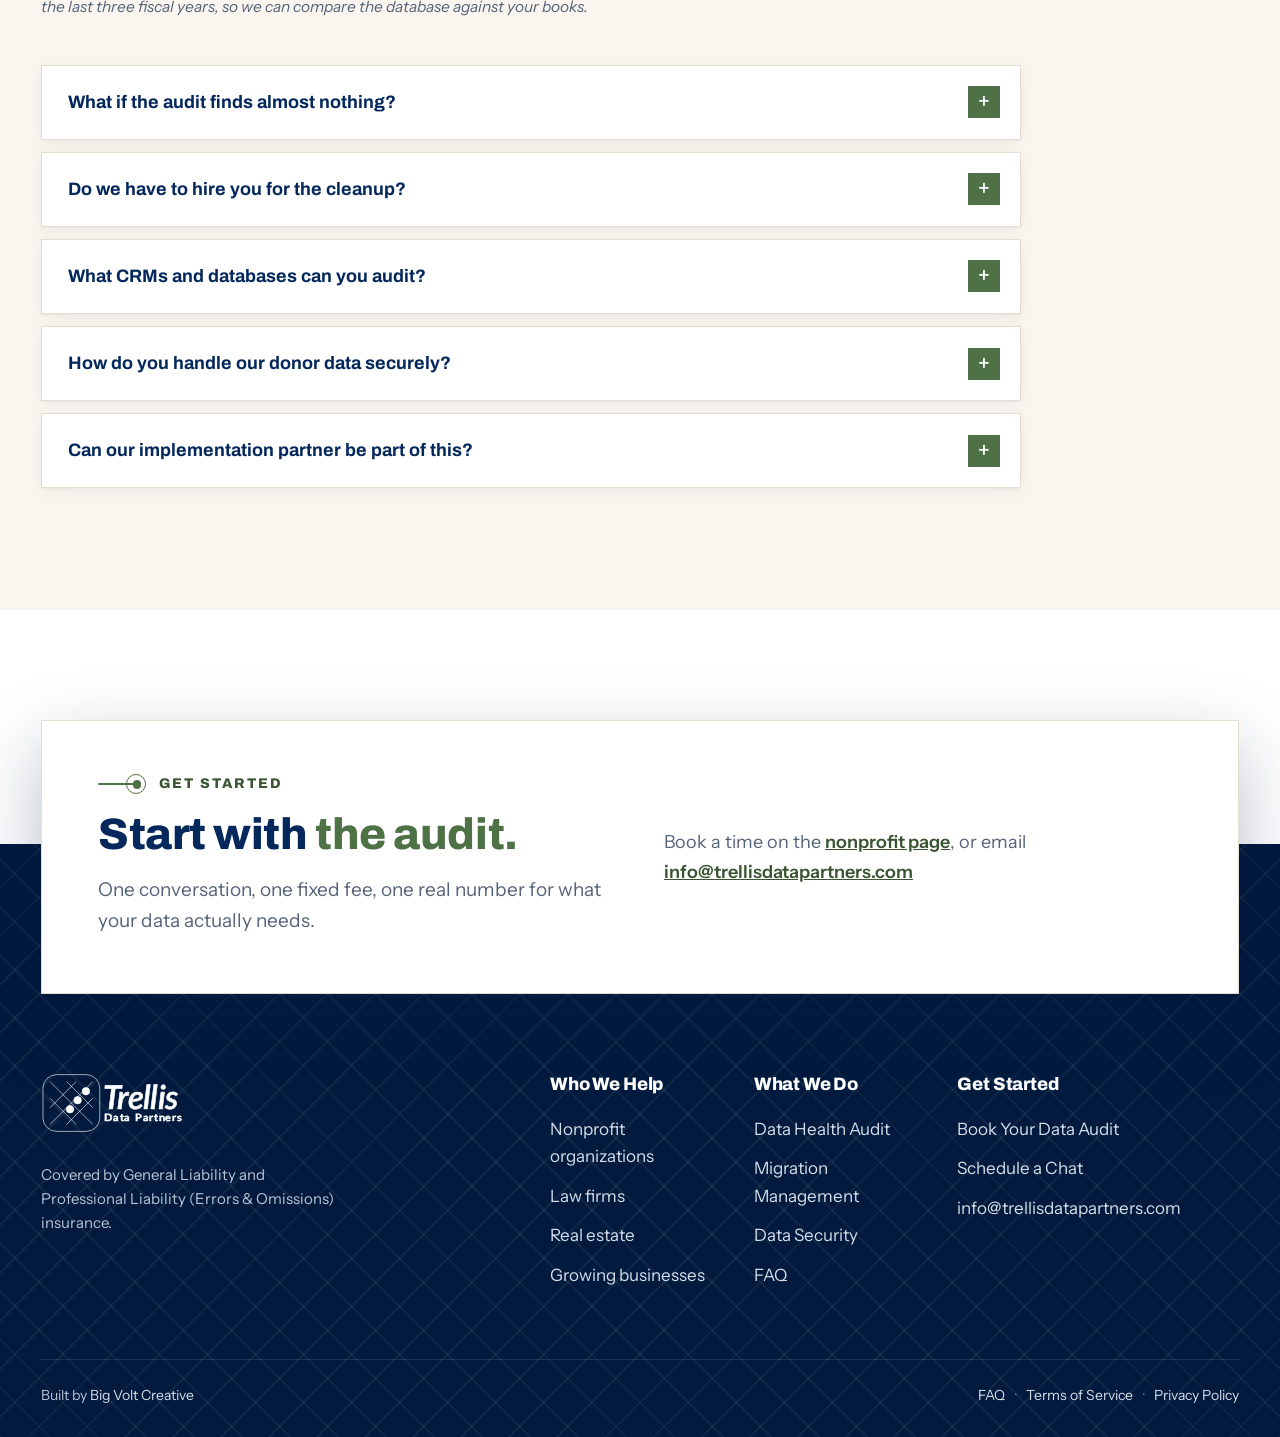
<file: nonprofit/audit/index.html>
<!DOCTYPE html>
<html lang="en">
<head>
<meta charset="UTF-8">
<meta name="viewport" content="width=device-width, initial-scale=1, viewport-fit=cover">
<meta name="theme-color" content="#04285C">
<title>The Data Health Audit &ndash; What It Covers and What You Get | Trellis Data Partners</title>
<meta name="description" content="A fixed-fee review of your nonprofit donor database before you migrate. See exactly what the audit covers, what you receive, and how long it takes.">
<link rel="canonical" href="https://trellisdatapartners.com/nonprofit/audit/">
<meta name="robots" content="index, follow, max-image-preview:large, max-snippet:-1">

<meta property="og:type" content="website">
<meta property="og:site_name" content="Trellis Data Partners">
<meta property="og:url" content="https://trellisdatapartners.com/nonprofit/audit/">
<meta property="og:title" content="The Data Health Audit for Nonprofits">
<meta property="og:description" content="A fixed-fee review of your nonprofit donor database before you migrate. See exactly what the audit covers, what you receive, and how long it takes.">
<meta property="og:image" content="https://trellisdatapartners.com/images/trellis-social-share.png">
<meta property="og:image:width" content="1200">
<meta property="og:image:height" content="630">
<meta name="twitter:card" content="summary_large_image">
<meta name="twitter:title" content="The Data Health Audit for Nonprofits">
<meta name="twitter:description" content="A fixed-fee review of your nonprofit donor database before you migrate.">
<meta name="twitter:image" content="https://trellisdatapartners.com/images/trellis-social-share.png">
<link rel="icon" type="image/svg+xml" href="../../images/favicon.svg">
<link rel="preconnect" href="https://fonts.googleapis.com">
<link rel="preconnect" href="https://fonts.gstatic.com" crossorigin>
<link href="https://fonts.googleapis.com/css2?family=Archivo:wght@700;800;900&family=IBM+Plex+Mono:wght@400;500;600&family=Instrument+Sans:wght@400;500;600&display=swap" rel="stylesheet">
<link rel="stylesheet" href="../../assets/css/bootstrap.min.css">
<link rel="stylesheet" href="../../assets/icons/iconly.min.css">
<link rel="stylesheet" href="../../assets/css/ensurx.css">
<link rel="stylesheet" href="../../assets/css/ensurx-media.css">
<link rel="stylesheet" href="../../assets/css/trellis.css">
<script type="application/ld+json">
{
  "@context": "https://schema.org",
  "@type": "Service",
  "name": "Nonprofit Data Health Audit",
  "serviceType": "Donor database audit",
  "provider": { "@type": "ProfessionalService", "name": "Trellis Data Partners", "url": "https://trellisdatapartners.com/nonprofit/" },
  "areaServed": { "@type": "Country", "name": "United States" },
  "url": "https://trellisdatapartners.com/nonprofit/audit/"
}
</script>
</head>
<body>

<header class="site-header">
  <nav class="navbar navbar-expand-lg">
    <div class="container-fluid">
      <a class="navbar-brand brand-lockup" href="../../index.html" aria-label="Trellis Data Partners home">
        <svg class="site-logo" role="img" aria-label="Trellis for Nonprofits" xmlns="http://www.w3.org/2000/svg" version="1.1" viewBox="0 0 258.07 94">
  <defs>
    <style>
      .tl-np-st0 {
        stroke: #4e7145;
      }
      .tl-np-st0, .tl-np-st1 {
        fill: none;
        stroke-linecap: round;
        stroke-width: 4px;
      }
      .tl-np-st2 {
        fill: #04285c;
        font-family: Lato-SemiboldItalic, Lato;
        font-size: 70.02px;
        font-style: italic;
        letter-spacing: -.02em;
      }
      .tl-np-st2, .tl-np-st3, .tl-np-st4 {
        isolation: isolate;
      }
      .tl-np-st2, .tl-np-st4 {
        font-weight: 600;
      }
      .tl-np-st5 {
        fill: #395430;
        stroke: #faf6ef;
        stroke-width: 2.4px;
      }
      .tl-np-st1 {
        stroke: #04285c;
      }
      .tl-np-st6 {
        fill: #faf6ef;
        stroke: #e4ddd0;
        stroke-width: 2px;
      }
      .tl-np-st4 {
        fill: #55637a;
        font-family: Lato-Semibold, Lato;
        font-size: 21px;
        letter-spacing: .06em;
      }
      .tl-np-st7 {
        opacity: .9;
      }
    </style>
  </defs>
  <rect class="tl-np-st6" x="1" y="1" width="92" height="92" rx="22" ry="22"/>
  <g class="tl-np-st7">
    <line class="tl-np-st1" x1="12.22" y1="12.22" x2="81.78" y2="81.78"/>
    <line class="tl-np-st1" x1="12.22" y1="39.15" x2="54.85" y2="81.78"/>
    <line class="tl-np-st1" x1="39.15" y1="12.22" x2="81.78" y2="54.85"/>
  </g>
  <g>
    <line class="tl-np-st0" x1="81.78" y1="12.22" x2="12.22" y2="81.78"/>
    <line class="tl-np-st0" x1="81.78" y1="39.15" x2="39.15" y2="81.78"/>
    <line class="tl-np-st0" x1="54.85" y1="12.22" x2="12.22" y2="54.85"/>
  </g>
  <circle class="tl-np-st5" cx="44.76" cy="57.1" r="6.06"/>
  <circle class="tl-np-st5" cx="57.1" cy="42.51" r="6.06"/>
  <circle class="tl-np-st5" cx="70.56" cy="27.93" r="6.06"/>
  <g class="tl-np-st3">
    <g class="tl-np-st3">
      <text class="tl-np-st2" transform="translate(99.28 61.22)"><tspan x="0" y="0">Trellis</tspan></text>
    </g>
  </g>
  <g class="tl-np-st3">
    <g class="tl-np-st3">
      <text class="tl-np-st4" transform="translate(105.09 86.83) scale(1.03 1)"><tspan x="0" y="0">for Nonprofits</tspan></text>
    </g>
  </g>
</svg>
      </a>
      <button class="navbar-toggler" type="button" data-bs-toggle="collapse" data-bs-target="#siteNav" aria-controls="siteNav" aria-expanded="false" aria-label="Open menu">
        <span class="navbar-toggler-icon"></span>
      </button>
      <div class="collapse navbar-collapse" id="siteNav">
        <ul class="navbar-nav mx-auto" id="navMenu">
          <li class="nav-item"><a class="nav-link" href="../../index.html">Home</a></li>
          <li class="nav-item dropdown">
            <a class="nav-link dropdown-toggle active" href="../../index.html#industries" role="button" data-bs-toggle="dropdown" aria-expanded="false">Who We Help</a>
            <ul class="dropdown-menu">
              <li><a class="dropdown-item" href="../../nonprofit/index.html">Nonprofit organizations</a></li>
              <li><a class="dropdown-item" href="../../legal/index.html">Law firms</a></li>
              <li><a class="dropdown-item" href="../../real-estate/index.html">Real estate</a></li>
              <li><a class="dropdown-item" href="../../business/index.html">Growing businesses</a></li>
            </ul>
          </li>
          <li class="nav-item dropdown">
            <a class="nav-link dropdown-toggle" href="../../index.html#services" role="button" data-bs-toggle="dropdown" aria-expanded="false">What We Do</a>
            <ul class="dropdown-menu">
              <li><a class="dropdown-item" href="../../index.html#svc-audit">Data Health Audit</a></li>
              <li><a class="dropdown-item" href="../../index.html#svc-prep">Data Migration Prep</a></li>
              <li><a class="dropdown-item" href="../../migration-management/index.html">Migration Management</a></li>
              <li><a class="dropdown-item" href="../../index.html#svc-post">Post-Migration Assistance</a></li>
              <li><a class="dropdown-item" href="../../index.html#svc-ongoing">Ongoing Data Management</a></li>
            </ul>
          </li>
          <li class="nav-item"><a class="nav-link" href="../../security/index.html">Data Security</a></li>
          <li class="nav-item"><a class="nav-link" href="../../faq/index.html">FAQ</a></li>
        </ul>
        <div class="nav-cta">
          <a class="common_btn" href="../index.html#contact">Book Your Data Audit</a>
          <span class="btn-note">Fixed-fee diagnostic. No commitment beyond it.</span>
        </div>
      </div>
    </div>
  </nav>
</header>

<main>

<section class="page-banner band-photo on-dark">
  <div class="container-fluid">
        <div class="common_heading">
          <div class="title_style"><span></span><p>The Data Health Audit</p></div>
          <h1>Before anyone quotes you a migration, <span>somebody should look at the data.</span></h1>
        </div>
        <p class="banner-lede">The Data Health Audit is a close look at your donor database before you move it. We review your records and find what's getting in the way &ndash; duplicate donors, missing addresses, gift totals that don't match finance, and codes no one has used in years. Then we show you, with real numbers, what needs attention and what it will take to address. Implementers move whatever data they're given, so problems in your current system follow you into the new one. The audit gives you a clear picture before anyone writes a quote, so your budget, your timeline, and your new system are built on facts instead of assumptions.</p>
        <a class="common_btn" href="../index.html#contact">Book Your Data Audit <i class="ensurx-arrow-right"></i></a>
        <span class="btn-note">Fixed-fee diagnostic. No commitment beyond it.</span>
  </div>
</section>

<section id="covers" class="section section-cream">
  <div class="container-fluid">
        <div class="common_heading">
          <div class="title_style"><span></span><p>What we look at</p></div>
          <h2>The audit checks the <span>things that break migrations.</span></h2>
        </div>
        <p class="section-intro">Every audit covers the six areas where migrations most often run into trouble.</p>
        <div class="row g-4">
          <div class="col-md-6 col-xl-4"><div class="pt-card"><span class="pt-idx">01</span><h3>Duplicate records</h3><p>The same donor entered more than once under slightly different names or addresses. Duplicates split a donor's giving history, so your most loyal supporters can look smaller than they are &ndash; and unless they're caught, they carry straight into the new system.</p></div></div>
          <div class="col-md-6 col-xl-4"><div class="pt-card"><span class="pt-idx">02</span><h3>Contact information</h3><p>Missing, outdated, or inconsistent addresses, emails, and phone numbers, along with donors who have passed away or moved but are still marked active. A new CRM won't correct a bad address &ndash; it will simply keep using it.</p></div></div>
          <div class="col-md-6 col-xl-4"><div class="pt-card"><span class="pt-idx">03</span><h3>Giving history</h3><p>We check that gift totals in your database match what your finance team recorded. If the numbers don't line up today, they won't line up after migration, and your first reports in the new system will start off wrong.</p></div></div>
          <div class="col-md-6 col-xl-4"><div class="pt-card"><span class="pt-idx">04</span><h3>Campaign, fund &amp; appeal codes</h3><p>Codes used in different ways by different people, codes whose meaning has been lost, and gifts with no code at all. Your new system needs one clear coding structure, decided before the build begins.</p></div></div>
          <div class="col-md-6 col-xl-4"><div class="pt-card"><span class="pt-idx">05</span><h3>Households, relationships &amp; soft credits</h3><p>Spouses, family foundations, donor-advised funds, and board connections. These links are often the first thing to break in a migration and the hardest to rebuild later.</p></div></div>
          <div class="col-md-6 col-xl-4"><div class="pt-card"><span class="pt-idx">06</span><h3>Communication preferences &amp; restrictions</h3><p>Do-not-solicit, do-not-mail, anonymous, and deceased flags. If these don't carry over correctly, you risk reaching out to someone who asked not to be contacted, or naming a donor who asked to remain anonymous.</p></div></div>
        </div>
  </div>
</section>

<section id="deliverable" class="section band-dark on-dark">
  <div class="container-fluid">
        <div class="row g-4 g-lg-5 align-items-center">
          <div class="col-lg-7">
        <div class="common_heading">
          <div class="title_style"><span></span><p>What you get</p></div>
          <h2>A document, <span>not a sales pitch.</span></h2>
        </div>
        <p class="problem-text">You'll receive a findings report written for your executive director and board, covering your donors, gifts, households, soft credits, and fund and appeal coding, with record counts for each issue. We'll then walk through it with your team, and your implementation partner is welcome to join. You'll leave with a prioritized plan for what to clean up before your migration.</p>
          </div>
          <div class="col-lg-5">
        <div class="flag-panel flag-panel-static">
            <p class="flag-panel-head"><span>Deliverable</span><span>contents</span></p>
            <div class="flag-row deliv-row"><svg width="14" height="14" viewBox="0 0 24 24" fill="none" stroke-width="2.4" stroke-linecap="round" stroke-linejoin="round"><path d="M20 6 9 17l-5-5"/></svg><span>Executive summary &ndash; one page, for your ED and board</span></div>
            <div class="flag-row deliv-row"><svg width="14" height="14" viewBox="0 0 24 24" fill="none" stroke-width="2.4" stroke-linecap="round" stroke-linejoin="round"><path d="M20 6 9 17l-5-5"/></svg><span>Full findings &ndash; record counts for every issue</span></div>
            <div class="flag-row deliv-row"><svg width="14" height="14" viewBox="0 0 24 24" fill="none" stroke-width="2.4" stroke-linecap="round" stroke-linejoin="round"><path d="M20 6 9 17l-5-5"/></svg><span>Live walkthrough &ndash; with your team, implementer welcome</span></div>
            <div class="flag-row deliv-row"><svg width="14" height="14" viewBox="0 0 24 24" fill="none" stroke-width="2.4" stroke-linecap="round" stroke-linejoin="round"><path d="M20 6 9 17l-5-5"/></svg><span>Prioritized recommendations &ndash; what to fix now vs. later</span></div>
        </div>
          </div>
        </div>
  </div>
</section>

<section id="how" class="section section-cream">
  <div class="container-fluid">
        <div class="common_heading">
          <div class="title_style"><span></span><p>How it runs</p></div>
          <h2>Start to finish in <span>two to four weeks.</span></h2>
        </div>
        <div class="row gy-5 process-row">
          <div class="col-md-4"><div class="process-step"><div class="process-num">1</div><h3>Kickoff</h3><p>We start with a call to learn about your database, your migration plans, and any concerns you have. Afterward, you'll send a data export through our secure portal or set up a guest login for us.</p></div></div>
          <div class="col-md-4"><div class="process-step"><div class="process-num">2</div><h3>Review</h3><p>We run the audit. We may reach out with a few quick questions along the way, usually about codes or fields only your team knows. Otherwise, there's nothing you need to do during this step.</p></div></div>
          <div class="col-md-4"><div class="process-step"><div class="process-num">3</div><h3>Findings</h3><p>You'll receive your report, and we'll walk through it together. You'll leave knowing what needs attention, what it will take, and what to share with your implementer.</p></div></div>
        </div>
        <p class="fine-note">Only a few hours of your team's time across the whole audit &ndash; the kickoff call, pulling an export or setting up a guest login, answering a few questions, and the findings walkthrough. To get started, we'll need either a guest login to your database or a full export of your constituent records, gifts, relationships, and code tables. It's also helpful to have your gift totals from finance for the last three fiscal years, so we can compare the database against your books.</p>
        <div class="t-faq t-faq-after">
          <details><summary>What if the audit finds almost nothing?</summary><p>Then you'll have that confirmed in writing, which is valuable in its own right. You can share it with your board and your implementer and move forward with confidence. In our experience, though, that's rare.</p></details>
          <details><summary>Do we have to hire you for the cleanup?</summary><p>No. The audit is a standalone deliverable, and the report is yours to keep. You can use it to clean up in-house, share it with your implementer, or work with someone else. If you do choose Trellis for Migration Management within 60 days, your audit fee is credited toward it.</p></details>
          <details><summary>What CRMs and databases can you audit?</summary><p>Any system that can export to Excel or CSV, which covers nearly all of them &ndash; including Raiser's Edge and RE NXT, Salesforce (NPSP and Nonprofit Cloud), HubSpot, Bloomerang, DonorPerfect, Little Green Light, Neon, and Virtuous. We also work with homegrown databases and spreadsheets.</p></details>
          <details><summary>How do you handle our donor data securely?</summary><p>Our <a href="../../security/index.html">Data Security</a> page covers the full upload process. Specific to the audit: we ask for a guest login or a CSV export, your data is kept only in Sync.com Teams &ndash; never on a personal device or in email &ndash; the findings report identifies records by database ID rather than full donor details, your data is automatically deleted within 365 days of the walkthrough, and confidentiality terms are part of our signed agreement before any data is shared.</p></details>
          <details><summary>Can our implementation partner be part of this?</summary><p>Yes, and we encourage it. Your implementer is welcome to join the kickoff and the walkthrough, and the report includes a technical section they can work from. We work on your behalf, so the audit gives you an independent view of your data before anyone quotes you for the work.</p></details>
        </div>
  </div>
</section>

<!-- "What it costs" is switched off for now. To show it again, delete the word hidden below. -->
<section id="cost" class="section band-dark on-dark" hidden>
  <div class="container-fluid">
        <div class="common_heading">
          <div class="title_style"><span></span><p>What it costs</p></div>
          <h2>One number, <span>agreed before we start.</span></h2>
        </div>
        <p class="section-intro">A flat fee based on the size of your database, so you know the price before we begin. If you hire Trellis for Migration Management within 60 days of the audit, the audit fee is credited toward the project total.</p>
        <div class="stat-strip" aria-label="Audit pricing by database size">
          <div class="stat"><span class="num">$895</span><span class="lbl">Up to 5,000 records</span></div>
          <div class="stat"><span class="num">$1,000</span><span class="lbl">5,000&ndash;15,000 records</span></div>
          <div class="stat"><span class="num">$1,500</span><span class="lbl">15,000&ndash;25,000 records</span></div>
          <div class="stat"><span class="num">$2,000</span><span class="lbl">25,000&ndash;40,000 records</span></div>
          <div class="stat"><span class="num">Custom</span><span class="lbl">40,000+ or multiple databases</span></div>
        </div>
  </div>
</section>

<section id="contact" class="cta-section">
  <div class="container-fluid">
    <div class="cta-card">
      <div class="row g-4 g-lg-5 align-items-center">
        <div class="col-lg-6">
          <div class="common_heading mb-3">
            <div class="title_style"><span></span><h3>Get started</h3></div>
            <h2>Start with <span>the audit.</span></h2>
          </div>
          <p class="sub">One conversation, one fixed fee, one real number for what your data actually needs.</p>
        </div>
        <div class="col-lg-6">
          <p class="contact-alt contact-alt-lg">Book a time on the <a href="../index.html#contact">nonprofit page</a>, or email <a href="mailto:info@trellisdatapartners.com">info@trellisdatapartners.com</a></p>
        </div>
      </div>
    </div>
  </div>
</section>

</main>

<footer class="site-footer">
  <div class="container-fluid">
    <div class="row gy-5">
      <div class="col-lg-4 footer-brand">
        <a class="brand-lockup" href="../../index.html" aria-label="Trellis Data Partners home">
          <svg class="site-logo" role="img" aria-label="Trellis Data Partners" xmlns="http://www.w3.org/2000/svg" version="1.1" viewBox="0 0 223.25 94">
  <defs>
    <style>
      .tl-white-st0 {
        font-family: Lato-Semibold, Lato;
        font-size: 17px;
        letter-spacing: .06em;
      }
      .tl-white-st0, .tl-white-st1, .tl-white-st2, .tl-white-st3 {
        stroke: #fff;
        stroke-miterlimit: 10;
      }
      .tl-white-st0, .tl-white-st1, .tl-white-st3 {
        fill: #fff;
      }
      .tl-white-st0, .tl-white-st3 {
        font-weight: 600;
      }
      .tl-white-st2 {
        fill: none;
      }
      .tl-white-st4 {
        isolation: isolate;
      }
      .tl-white-st3 {
        font-family: Lato-SemiboldItalic, Lato;
        font-size: 53.51px;
        font-style: italic;
        letter-spacing: -.02em;
      }
      .tl-white-st5 {
        opacity: .9;
      }
    </style>
  </defs>
  <rect class="tl-white-st2" x="3.23" y="1" width="92" height="92" rx="22" ry="22"/>
  <g class="tl-white-st5">
    <line class="tl-white-st1" x1="14.45" y1="12.22" x2="84.01" y2="81.78"/>
    <line class="tl-white-st1" x1="14.45" y1="39.15" x2="57.08" y2="81.78"/>
    <line class="tl-white-st1" x1="41.38" y1="12.22" x2="84.01" y2="54.85"/>
  </g>
  <g>
    <line class="tl-white-st1" x1="84.01" y1="12.22" x2="14.45" y2="81.78"/>
    <line class="tl-white-st1" x1="84.01" y1="39.15" x2="41.38" y2="81.78"/>
    <line class="tl-white-st1" x1="57.08" y1="12.22" x2="14.45" y2="54.85"/>
  </g>
  <circle class="tl-white-st1" cx="46.99" cy="57.1" r="6.06"/>
  <circle class="tl-white-st1" cx="59.33" cy="42.51" r="6.06"/>
  <circle class="tl-white-st1" cx="72.79" cy="27.93" r="6.06"/>
  <g class="tl-white-st4">
    <text class="tl-white-st3" transform="translate(100.23 57.04)"><tspan x="0" y="0">Trellis</tspan></text>
  </g>
  <g class="tl-white-st4">
    <text class="tl-white-st0" transform="translate(102.38 76.61) scale(1.03 1)"><tspan x="0" y="0">Data Partners</tspan></text>
  </g>
</svg>
        </a>
        <p>Covered by General Liability and Professional Liability (Errors &amp; Omissions) insurance.</p>
      </div>
      <div class="col-6 col-lg-2 offset-lg-1">
        <h4>Who We Help</h4>
        <ul>
          <li><a href="../../nonprofit/index.html">Nonprofit organizations</a></li>
          <li><a href="../../legal/index.html">Law firms</a></li>
          <li><a href="../../real-estate/index.html">Real estate</a></li>
          <li><a href="../../business/index.html">Growing businesses</a></li>
        </ul>
      </div>
      <div class="col-6 col-lg-2">
        <h4>What We Do</h4>
        <ul>
          <li><a href="../../nonprofit/audit/index.html">Data Health Audit</a></li>
          <li><a href="../../migration-management/index.html">Migration Management</a></li>
          <li><a href="../../security/index.html">Data Security</a></li>
          <li><a href="../../faq/index.html">FAQ</a></li>
        </ul>
      </div>
      <div class="col-lg-3">
        <h4>Get Started</h4>
        <ul>
          <li><a href="../../index.html#contact">Book Your Data Audit</a></li>
          <li><a href="../../contact/index.html">Schedule a Chat</a></li>
          <li><a href="mailto:info@trellisdatapartners.com">info@trellisdatapartners.com</a></li>
        </ul>
      </div>
    </div>
    <div class="footer-bottom">
      <span>Built by <a href="https://bigvoltcreative.com" target="_blank" rel="noopener">Big Volt Creative</a></span>
      <span class="legal"><a href="../../faq/index.html">FAQ</a><a href="../../terms/index.html">Terms of Service</a><a href="../../privacy/index.html">Privacy Policy</a></span>
    </div>
  </div>
</footer>

<script src="../../assets/js/bootstrap.bundle.min.js"></script>
<script>
  // Close the mobile menu after tapping a link.
  const siteNav = document.getElementById('siteNav');
  siteNav.addEventListener('click', e => {
    const a = e.target.closest('a');
    if (!a || a.matches('[data-bs-toggle]') || !siteNav.classList.contains('show')) return;
    bootstrap.Collapse.getOrCreateInstance(siteNav).hide();
  });
</script>
</body>
</html>
</file>
<file: assets/css/ensurx.css>
/* Ensurx template stylesheet (ThemeForest). Template background images removed (url -> none); Trellis colors and imagery are applied in trellis.css. */
/* ======= {GOOGLE FONT START} ======= */
/* @import url('https://fonts.googleapis.com/css2?family=Archivo:ital,wght@0,100..900;1,100..900&family=Inter:wght@100..900&family=Poppins:ital,wght@0,100;0,200;0,300;0,400;0,500;0,600;0,700;0,800;0,900;1,100;1,200;1,300;1,400;1,500;1,600;1,700;1,800;1,900&display=swap'); */
/* ======= {GOOGLE FONT END} ======= *

/* ======= {COLOR CODE START} ======= */
:root {
    --primary: #FF322E;
    --secondary: #14133B;
    --white: #fff;
    --darkblue:#101828;
    --ashh:#7A7A7A;
    --off-white:#F4F5F9;
    --poppins: "Poppins", sans-serif;
    --archivo: "Archivo", sans-serif;
    --inter: "Inter", sans-serif;
}
/* ======= {COLOR CODE END} ======= */
*{
    margin: 0;
    padding: 0;
    box-sizing: border-box;
}
h1, h2, h3, h4, h5, h6, p, ul{
    margin: 0;
    padding: 0;
}
.ensurx-video-icon{
    font-size: 37px;
    color: var(--primary);
}
.ensurx-arrow-right {
    margin-top: -7px;
}
.ensurx-home {
    margin-top: -6.7px;
    font-size: 20px;
}
.text_home .icon {
    display: inline-flex;
}
.owl-nav .ensurx-arrow-left {
    font-size: 30px;
    color: #fff;
    margin-top: -10px;
    margin-right: 5px;
}
.owl-nav .ensurx-arrow-right {
    font-size: 30px;
    color: #fff;
    margin-top: -10px;
    margin-left: 5px;
}
/*
.mb-5{
    margin-bottom: 50px !important;
}
.mt-5 {
    margin-top: 50px !important;
} */
body {
    font-family: var(--archivo);
}
.form-control:focus, .form-select:focus {
    box-shadow: 0 0 10px .25rem rgba(255, 50, 46, .5);
}


/*common btn */
.common_btn{
    background: var(--primary);
    font-size: 16px !important;
    color: var(--white) !important;
    font-weight: 700;
    text-transform: uppercase;
    border-radius: 0;
    border: 1px solid transparent;
    transition: .4s all ease-in-out;
    text-decoration: none;
}
.common_btn:hover{
    background: transparent;
    border: 1px solid var(--primary);
    color: var(--primary) !important;
}
.common_btn:hover i{
    transform: translateX(5px);
}
.common_btn i{
    margin-left: 10px;
    transition: .4s;
}
.nav_main .common_btn{
    padding: 13px 43px;
    text-align: center;
    display: flex;
    align-items: center;
    justify-content: center;
}
.banner_slider .common_btn{
    padding: 14px 35px;
    text-align: center;
    display: flex;
    align-items: center;
    justify-content: center;
}
.project_section .common_btn {
    padding: 14px 28px;
}
.contact_section .common_btn {
    padding: 18px 40px;;
}
.call_action_section .common_btn{
    padding: 13px 38px;
    display: inline-flex;
    align-items: center;
}
.great_service_section .common_btn{
    padding: 10px 25px;
    display: flex;
    align-items: center;
}
.contact_page_right .common_btn{
    padding: 13px 24px;
    display: inline-flex;
    align-items: center;
}
/*common btn */


.common_divider {
    position: relative;
}
.common_divider::before {
    content:'';
    position: absolute;
    right: -55px;
    top: 50%;
    transform: translateY(-50%);
    height: 5px;
    width: 40px;
    background: var(--darkblue);
    border-radius: 40px;
}
.common_divider::after {
    content:'';
    position: absolute;
    right: -70px;
    top: 50%;
    transform: translateY(-50%);
    height: 5px;
    width: 10px;
    background: var(--darkblue);
    border-radius: 40px;
}
/* ======= {HERO SECTION START} ======= */
.hero_main_wrapper .about_company_section {
    padding-top: 120px;
}
.hero_main_wrapper .great_service_section {
    padding-top: 120px;
}
.hero_main_wrapper .mechanics_section_wrapper {
    margin-top: calc(295px + 120px);
}
 .hero_top_main {
    min-height: 50px;
    background: var(--primary);
    color: var(--white);
    display: flex;
    align-items: center;
}
 .hero_top_right {
    display: flex;
    align-items: center;
    gap: 50px;
}
.hero_top_main_wrapper {
    display: flex;
    justify-content: space-between;
    align-items: center;
}
 .hero_top_right ul {
    list-style: none;
    display: flex;
    gap: 20px;
}
 .hero_top_right a {
    color: var(--off-white);
    text-decoration: none;
    font-weight: 700;
    text-decoration: none;
    transition: .3s all ease-in-out;
}
.hero_top_right a:hover{
    color: var(--secondary);
}
 .hero_top_btn {
    background: var(--secondary);
    height: 50px;
    border-radius: inherit;
    display: flex;
    align-items: center;
    gap: 10px;
    padding: 0 40px;
}
.hero_top_btn:hover {
    background: var(--white);
    color: var(--primary) !important;
}
.hero_top_btn:hover i{
    transform: translateX(5px);
}
 .hero_top_btn i {
    transition: .3s all ease-out;
 }
.hero_nav_main {
    background: var(--off-white);
    border-bottom: 1px solid rgba(0, 76, 63, 0.1);
}
.hero_nav_main .navbar{
    min-height: 100px;
}
.hero_nav_main .navbar-brand {
    display: inherit;
    width: 214px;
    height: 35px;
}
.hero_request_call {
    display: flex;
    align-items: center;
    gap: 10px;
}
.hero_call_left {
    height: 45px;
    width: 45px;
    display: flex;
    align-items: center;
    justify-content: center;
    background: var(--white);
    border-radius: 50%;
    font-size: 20px;
}
.hero_call_right {
    display: flex;
    flex-direction: column;
    gap: 5px;
}
.hero_call_right span {
    font-size: 14px;
    font-family: var(--sans);
    color: var(--ashh);
}
.hero_call_right a {
    text-decoration: none;
    color: var(--secondary);
    font-weight: 700;
    transition: .3s all ease-out;
}
.hero_call_right a:hover {
    color: var(--primary);
}
.hero_nav_main .search-bar {
    background: transparent;
}
.hero_main {
    display: flex;
    align-items: center;
    min-height: 700px;
    background-color: var(--off-white);
    position: relative;
}
.hero_big_shape_right {
    position: absolute;
    bottom: 0;
    right:0;
}
.hero_shape2 {
    position: absolute;
    top: 49px;
    right: 95px;
}
.hero_icon_right {
    position: absolute;
    right: 24px;
    bottom: 222px;
}
.hero_icon_left {
    position: absolute;
    bottom: 14px;
    left: 22px;
}
.hero_left .common_heading h1 {
    font-size: 62px;
    line-height: 67px;
    color: var(--secondary);
    font-weight: 700;
    max-width: 565px;
    width: 100%;
}
.hero_left .common_heading h3 {
    color: var(--secondary);
}
.hero_left .common_heading span {
    color: var(--primary);
}
.hero_left p {
    margin: 46px 0;
    font-family: var(--sans);
    color: var(--ashh);
    line-height: 26px;
}
.hero_left_buttons {
    display: flex;
    gap: 40px;
    position: relative;
    z-index: 1;
}
.hero_left_buttons .common_btn {
    padding: 15px 40px;
}
.video_btn {
    font-weight: 700;
    border-radius: 140px;
    display: flex;
    gap: 10px;
    background: var(--white);
    align-items: center;
    padding-right: 20px;
    border: 1px solid transparent;
    transition: .3s all ease-in-out;
}
/* modal */
.modal-content {
    background:transparent;
    border:none;
}
.modal-body {
    padding:0;
}
.modal-content .btn-close {
    filter: brightness(0) invert(1);
    --bs-btn-close-opacity: 1;
}
.modal-content .btn-close:focus {
    outline:0;
    box-shadow: none;
}
.modal-header {
    border-bottom:none;
}
.modal-body iframe,
.modal-body video {
    width: 100%;
    min-height: 500px;
}

.modal.show .modal-dialog {
    max-width: 80% !important;
    margin: auto;
}
/* modal */
.video_btn:hover{
    border-color: var(--primary);
    color: var(--primary);
}
.video_btn span {
    display: block;
    height: 37px;
    width: 37px;
    background: var(--primary);
    border-radius: 50%;
    position: relative;
}
.hero_right {
    position: relative;
}
.hero_banner{
    text-align: center;
    margin: auto;
}
.happy_customers {
    width: 192px;
    height: 206px;
    background: none;
    background-position: center;
    background-repeat: no-repeat;
    background-size: contain;
    text-align: center;
    position: absolute;
    bottom: 0;
    left: 0;
}
.happy_customers h4 {
    font-size: 22px;
    font-weight: 700;
    color: var(--secondary);
    margin: 30px 0;
}
.happy_customers ul {
    display: flex;
    align-items: center;
    list-style: none;
    justify-content: center;
}
.happy_customers li {
    margin: 0 -5px;
}
.happy_customers p {
    font-weight: 700;
    margin-top: 15px;
}
.stay_safe {
    position: absolute;
    top: 62px;
    left: 0;
    height: 115px;
    width: 115px;
    background: var(--primary);
    border-radius: 50% 50% 0 50%;
    border: 3px solid var(--white);
    text-align: center;
    display: flex;
    flex-direction: column;
    justify-content: center;
    align-items: center;
    gap: 5px;
}
.stay_safe p {
    font-weight: 700;
    color: var(--off-white);
}
.hero_reviews {
    position: absolute;
    top: 0;
    right: 0;
    text-align: center;
    width: 249px;
    height: 78px;
    border: 11px solid var(--off-white);
    background: var(--off-white);
    border-radius: 7px;
    box-shadow: 0px 0px 14px rgba(0, 0, 0, .25);
}
.hero_reviews ul{
    display: flex;
    list-style: none;
    align-items: center;
    justify-content: center;
}
.hero_reviews ul li {
    font-size: 20px;
    margin: 0 2px;
    color: var(--primary);
}
.hero_reviews h4{
    font-size: 22px;
    color: var(--secondary);
    font-weight: 700;
    margin-left: 10px;
}
.hero_reviews p{
    font-family: var(--sans);
    color: var(--secondary);
}
/* ======= {HERO SECTION START} ======= */
.home1_about_section {
    padding-top: 120px;
}
/* ======= {FINISHED PROJECT SECTION START} ======= */
.finished_project_section {
    padding: 120px 0;
}
.finished_project_section .common_heading {
    margin-bottom: 60px !important;
}
.finished_project_section h2 {
    max-width: 672px;
    width: 100%;
}
/* owl carousel */
.finished_projects_carousel {
    position: relative;
}
.finished_projects_carousel .owl-item.active.center:hover .finished_middle_arrow {
    transform: translate(-50%, -50%) scale(1);
    opacity: 1;
    left: 50%;
}
.finished_projects_carousel .owl-prev {
    height: 60px;
    width: 60px;
    border: 1.5px solid var(--white) !important;
    display: flex;
    align-items: center;
    justify-content: end;
    position: absolute;
    top: 50%;
    left: 182px;
    transform: translateY(-50%);
    border-radius: 50%;
    transition: .3s all ease-in-out;
}
.finished_projects_carousel .owl-next {
    height: 60px;
    width: 60px;
    border: 1.5px solid var(--white) !important;
    display: flex;
    align-items: center;
    justify-content: start;
    position: absolute;
    top: 50%;
    right: 182px;
    transform: translateY(-50%);
    border-radius: 50%;
    transition: .3s all ease-in-out;
}
.finished_projects_carousel .owl-prev:hover,
.finished_projects_carousel .owl-next:hover {
    background: var(--primary) !important;
    border-color: var(--primary) !important;
}
/* owl carousel */
.finished_item {
    position: relative;
}
.finished_item::before {
    content: '';
    position: absolute;
    bottom: 0;
    left: 0;
    width: 0;
    height: 0;
    background: #000;
    opacity: .3;
    transition: .2s all ease-in-out;
}
.finished_middle_arrow {
    position: absolute;
    top: 50%;
    left: 80%;
    transform: translate(-50%, -50%) scale(.2);
    height: 40px;
    opacity: 0;
    width: 40px;
    transition: .3s all ease-in-out;
}
.turm_and_ploicy {
    background: none;
    background-position: center;
    background-repeat: no-repeat;
    background-size: cover;
    width: 322px;
    height: 101px;
    position: absolute;
    bottom: 0px;
    left: 0px;
    opacity: 0;
    box-sizing: border-box;
    border-left: 5px solid var(--primary);
    border-radius: 10px 5px 5px 10px;
    transition: .3s all ease-in-out;
}
.turm_and_ploicy_wrapper {
    position: relative;
    padding-top: 28px;
    padding-left: 30px;
    height: 100%;
}
.turm_and_ploicy p {
    font-family: var(--sans);
    font-size: 14px;
    color: var(--secondary);
    display: inline;
    position: relative;
}
.turm_and_ploicy p::before{
    content: '';
    position: absolute;
    right: -82px;
    top: 50%;
    transform: translateY(-50%);
    width: 67px;
    height: 3px;
    border-radius: 20px;
    background: var(--secondary);
}
.turm_and_ploicy h4{
    font-size: 22px;
    font-weight: 700;
    color: var(--secondary);
    margin-top: 10px;
}
.ploicy_arrow {
    position: absolute;
    right: -26.5px;
    top: 50%;
    transform: translateY(-50%);
}
.ploicy_arrow img {
    width: 50% !important;
}
.ploicy_arrow a {
    background: var(--primary);
    display: flex;
    align-items: center;
    justify-content: center;
    height: 75px;
    width: 75px;
    border-radius: 37.5px 40px 46.5px 0px;
    text-decoration: none;
    color: #fff;
    font-size: 30px;
}
.finished_item:hover::before {
    width: 100%;
    height: 100%;
}
.finished_item:hover .turm_and_ploicy {
    bottom: 30px;
    left: 40px;
    opacity: 1;
}
/* ======= {FINISHED PROJECT SECTION END} ======= */


/* ======= {HEADER SECTION START} ======= */
.navbar-toggler{
    border: none;
}
.navbar-toggler:focus {
    box-shadow: none;
}
.top_header{
    background-color: var(--off-white);
    min-height: 184px;
    display: flex;
    padding-top: 50px;
    position: relative;
}
.main_logo{
    width: 214px;
    height: 35px;
}
.header_info_wrapper{
    display: flex;
    align-items: center;
    justify-content:end;
    gap: 100px;
}
.header_info{
    justify-content: end;
    display: flex;
    align-items: center;
    gap: 15px;
    position: relative;
}
.divider_big {
    position: absolute;
    top:70%;
    left:-50px;
    transform: translate(-50%,-50%);
    height: 16px;
    background: var(--darkblue);
    width: 1px;
}
.divider_small {
    position: absolute;
    top:25%;
    left:-50px;
    transform: translate(-50%,-50%);
    height: 8px;
    background: var(--darkblue);
    width: 1px;
}
.divider_big_2{
    position: absolute;
    top:70%;
    left:-50px;
    transform: translate(-50%,-50%);
    height: 8px;
    background: var(--darkblue);
    width: 1px;
}
.divider_small_2{
    position: absolute;
    top:25%;
    left:-50px;
    transform: translate(-50%,-50%);
    height: 16px;
    background: var(--darkblue);
    width: 1px;
}
.header_info .icon{
    display: flex;
    align-items: center;
    justify-content: center;
    width: 50px;
    height: 50px;
    border: 0.4px solid var(--secondary);
    border-radius: 50%;
    font-size: 20px;
    background: var(--white);
}
.header_info .content h3{
    font-size: 14px;
    color: var(--secondary);
    line-height: 24px;
}
.header_info .content a{
    text-decoration: none;
    color: var(--secondary);
    font-weight: 700;
    font-size: 16px;
    line-height: 26px;
    transition: .3s all ease-in-out;
}
.header_info .content a:hover {
    color: var(--primary);
}
.main_header{
    height: 100px;
    position: absolute;
    top: 136px;
    left: 50%;
    transform: translateX(-50%);
    z-index: 4;
}
.nav_main{
    align-items: center;
    padding: 0 32px;
    background: var(--white);
    min-height: 100px;
    border-radius: 5px;
}
.navbar-expand-lg .navbar-collapse {
    width: 1300px;
}
.navbar-brand{
    display: none;
}
.navbar-nav{
    justify-content: space-around;
    gap: 42px;
}
.nav-link{
    font-size: 16px;
    line-height: 26px;
    font-weight: 700;
    color: var(--secondary);
    transition: .3s all ease-in-out; 
}
.nav-link:hover{
    color: var(--primary);
}
.nav-link.active{
    color: var(--primary) !important;
}
.navbar_buttons{
    justify-content: space-around;
    gap: 30px;
    align-items: center;
}
/* search bar */
.search-bar {
    --size: 50px;
    --padding: 4px;
    --expanded-width: 200px;
    display: flex;
    justify-content: flex-end;
    background-color: var(--white);
    border-radius: 100px;
    outline: 1px solid transparent;
    overflow: hidden;
    padding: var(--padding);
    width: var(--size);
    height: var(--size);
    max-width: 100%;
    transition: width 0.5s, outline 0.5s;
}
  
.search-bar:focus-within {
    width: var(--expanded-width);
    outline: 1px solid var(--primary);
}
  
.search-input {
    font-size: 17px;
    width: 100%;
    color: #3a3a3a;
    background-color: transparent;
    border: none;
    outline: none;
    margin-inline: 1rem;
    opacity: 0;
    transition: opacity 0.5s;
}
.search-bar:focus-within .search-input {
    opacity: 1;
}
.search-submit {
    flex: none;
    display: flex;
    justify-content: center;
    align-items: center;
    font-size: 30px;
    color: var(--darkblue);
    border-radius: 50%;
    border: none;
    width: calc(var(--size) - var(--padding) - var(--padding));
    aspect-ratio: 1;
    cursor: pointer;
    text-decoration: none;
    transition: .4s all ease-in-out;
}
.search-submit:focus {
    color: var(--primary);
}
.search-submit:hover {
    color: var(--primary);
}
/* search bar */
.navbar_buttons button{
    font-size: 30px;
    color: var(--darkblue);
    transition: .4s all ease-in-out;
}
.navbar_buttons button:hover{
    color: var(--primary);
}
/* ======= {HEADER SECTION END} ======= */

/* ======= {SLIDER SECTION START} ======= */
.slider_section{
    background-image: none;
    background-position: center;
    background-repeat: no-repeat;
    background-size: cover;
    min-height: 808px ;
    display: flex;
    align-items: center;
    position: relative;
    z-index: 1;
}
.banner_slider{
    position: relative;
    padding: 0;
}
/*==== OWL CAROUSEL NAVIGATION START ====*/
.owl-dots {
    position: absolute;
    bottom:5%;
    left: 50%;
    width: 100px;
    transform: translateX(-50%);
    display: flex;
    align-items: center;
    justify-content: center;
    gap: 5px;
}
.owl-dots .owl-dot {
    width: 10px;
    height: 10px;
    border-radius: 50%;
    border: 1px solid var(--primary) !important;
}
.owl-dots .owl-dot.active {
    background: var(--primary)!important;
    opacity: .6;
}
.banner_carousel .owl-nav{
    position: absolute;
    top: 50%;
    left: 50%;
    transform: translate(-50%,-50%);
    color: var(--white);
    font-size: 20px;
    width: 100%;
}
.banner_carousel .owl-nav .owl-prev {
    position: absolute;
    width: 60px;
    left: 79px;
    display: flex;
    align-items: center;
    justify-content: end;
    height: 60px;
    border: 1.5px solid var(--white) !important;
    border-radius: 50%;
    transition: .4s all ease-in-out;
}

.banner_carousel .owl-nav .owl-next{
    position: absolute;
    width: 60px;
    right: 79px;
    display: flex;
    align-items: center;
    justify-content: start;
    height: 60px;
    border: 1.5px solid var(--white) !important;
    border-radius: 50%;
    transition: .4s all ease-in-out;
}
.banner_carousel .owl-nav .owl-next:hover, .banner_carousel .owl-nav .owl-prev:hover{
    background: var(--primary) !important;
    color: var(--white);
    border-color: var(--primary) !important;
}
/*==== OWL CAROUSEL NAVIGATION END ====*/
.slider_section::before{
    content: '';
    position: absolute;
    top: 0;
    left: 0;
    width: 100%;
    height: 100%;
    background: #000;
    opacity: .6;
    z-index: -1;
}
.all_shapes img{
    position: absolute;
    width: auto !important;
}
.shape1{
    top: 0;
    right: 0;
    z-index: 1;
}
.shape2{
    bottom: 0;
    right: 0;
    z-index: -1;
}
.shape3{
    bottom: 0;
    left: 0;
} 
/*==== COMMON SUBTITLE START ====*/
.common_heading.text-center{
    margin: auto;
}
.common_heading.text-center h1,
.common_heading.text-center h2{
    margin: auto;
}
.common_heading h2{
    font-weight: 700;
    font-size: 45px;
    line-height: 58px;
}
.common_heading h2 span{
    color: var(--primary);
}
.title_style{
    display: flex;
    gap: 24px;
    align-items: center;
    justify-content: flex-start;
    margin-bottom: 25px;
}
.common_heading.text-center .title_style{
    justify-content: center;
}
.common_heading.text-right .title_style{
    justify-content: flex-end;
}
.title_style span{
    position: relative;
    display: block;
    height: 2px;
    background: var(--primary);
    width: 43px;
    border-radius: 30px;
}
.title_style span::before{
    content: '';
    position: absolute;
    right: 0;
    top: 50%;
    transform: translateY(-50%);
    width: 8.24px;
    height: 8.24px;
    border-radius: 50%;
    background:var(--primary);
}
.title_style span::after{
    content: '';
    position: absolute;
    right: -5px;
    top: 50%;
    transform: translateY(-50%);
    width: 20px;
    height: 20px;
    border-radius: 50%;
    border: 1px solid var(--primary);
}
.title_style h3{
    font-size: 18px;
    line-height: 26px;
    font-weight: 600;
    color: var(--darkblue);
}
/*==== COMMON SUBTITLE END ====*/


.banner_content .common_btn:hover{
    border-color: var(--white);
    color: var(--white) !important;
}
.banner_content h3{
    font-size: 17px;
    font-weight: 700;
    line-height: 26px;
    letter-spacing: 1px;
    text-transform: uppercase;
    color: var(--white);
}
.banner_content h1{
    font-size: 54px;
    font-weight: 700;
    line-height: 67px;
    margin-top: 25px;
    color: var(--white);
    max-width: 670px;
    width: 100%;
}
.banner_content h1 span{
    color: var(--primary);
}
.banner_content p{
    color: var(--white);
    margin: 45px 0px;
    line-height: 26px;
}
.learn_more_button{
    justify-content: center;
    gap: 30px;
    margin-bottom: 5px;
}
.banner_content .white_button{
    background: transparent;
    border: 1px solid var(--white);
    color: var(--white) !important;
}
.banner_content .white_button:hover{
   background: var(--primary);
   border: 1px solid var(--primary);
}
/* ======= {SLIDER SECTION END} ======= */

/* ======= {PROMO SECTION START} ======= */
.promo_section{
    /* position: absolute; */
    /* bottom: -46%; */
    /* left: 50%; */
    transform: translateY(-50%);
    position: relative;
    width: 100%;
    z-index: 1;
}
.promo_item{
    padding: 60px;
    margin: 0;
    background-color: var(--white);
    height: 262px;
    transition: .3s all ease-in-out;
    box-shadow: 0px 0px 4px -1px #c1b8b8;
}
.promo_item:hover {
    color: var(--white);
    background-color: var(--primary);
}
.promo_item:hover.promo_item img {
    filter: brightness(0) invert(1);
}
.promo_item img {
    transition: .3s all ease-in-out;
}
.promo_item h4{
    margin-bottom: 41px;
    font-size: 22px;
    font-weight: 700;
    line-height: 31px;
}
.icon_group{
    display: flex;
    align-items: center;
    gap: 25px;
}
.icon_group img{
    filter: brightness(0);
}
.icon_group p{ 
    font-size: 16px;  
    font-weight: 400;  
    font-family: var(--inter);
    line-height: 26px;
}
/* ======= {PROMO SECTION END} ======= */


/* ======= {ABOUT SECTION START} ======= */
.about_page_id .about_section {
    padding-top: 120px;
}
.about_section{
    padding-bottom: 120px;
}
.about_section h2{
    max-width: 647px;
    width: 100%;
}
.about_left{
    position: relative;
    gap: 25px;
    display:flex;
    align-items: center;
    padding-right: 29px;
}
.separate_left{
    text-align: end;
}
.about_left_middle{
    position: absolute;
    top: 50%;
    left: 45%;
    transform: translate(-50%, -50%);
}
.about_left_middle_wrapper{
    position: relative;
    width: 300px;
    height: 300px;
}
.about_left_counter{
    position: absolute;
    top: 50%;
    left: 50%;
    transform: translate(-50%,-50%);
}
.about_left_counter h2{
    font-size: 45px;
    font-weight: 700;
    color: var(--primary);
}
.about_left_counter p{
    font-size: 24px;
    font-weight: 700;
    color: var(--primary);
}
.about_left_shape{
    position: absolute;
    top: 50%;
    left: 50%;
    transform: translate(-50%,-50%);
}
.about_left_bg{
    position: absolute;
    left: 50%;
    top: 55%;
    transform: translate(-50%,-50%);
}
.about_left_icon {
    position: absolute;
    top: 0%;
    left: 0%;
    transform: translate(-50%, -50%);
    opacity: 0;
}
.about_left_icon.active {
    animation-name: aboutleft;
    animation-duration: 1s;
    animation-fill-mode: forwards;
}

@keyframes aboutleft {
    from {
        top: 0%;
        left: 0%;
        opacity: 0;
    }
    to {
        top: 25%;
        left: 25%;
        opacity: 1;
    }
}
.about_right{
    padding: 37px 0;
    padding-left: 29px;
}
.about_right p{
    margin: 45px 0;
    line-height: 26px;
    color: var(--ashh);
}
.list_group li {
    list-style: none;
    font-weight: 700;
    line-height: 26px;
    color: var(--darkblue);
    margin-bottom: 15px;
}
.list_group li img{
    margin-right: 10px;
}
/* ==PROGRESS BAR CSS== */
.about_progress_bar {
    margin-top: 50px;
  }
  .skill-main {
    width: 100%;
    max-width: 586px;
    display: flex;
    flex-direction: column;
    gap: 35px;
  }
  .skill-main .skill-wrrap {
    display: flex;
    flex-direction: column;
    gap: 10px;
  }
  .skill-main .skill-wrrap .skill-name {
    color: var(--secondary);
    font-size: 22px;
    font-weight: 700;
    line-height: 31px;
  }
  .skill-main .skill-wrrap .skill-bar {
    height: 10px;
    background-color: var(--off-white);
    border-radius: 8px;
  }
  .skill-main .skill-wrrap .skill-per {
    height: 10px;
    background: var(--primary);
    border-radius: 8px;
    width: 0;
    transition: 3s linear;
    position: relative;
    display: block;
  }
  .skill-main .skill-wrrap .skill-per:before {
    content: attr(data-per);
    position: absolute;
    padding: 6px 12px;
    background-color: var(--primary);
    color: var(--white);
    font-size: 16px;
    top: -48px;
    right: 0;
    transform: translateX(50%);
  }
  .skill-main .skill-wrrap .skill-per:after {
    content: "";
    position: absolute;
    width: 15px;
    height: 15px;
    background-color: var(--primary);
    top: -20px;
    right: 0;
    transform: translateX(50%) rotate(45deg);
  }
/* ==PROGRESS BAR CSS== */

/* ======= {ABOUT SECTION END} ======= */

/* ======= {SERVICE SECTION START} ======= */
.service_section{
    padding: 120px 0;
    background-color: var(--off-white);
    background-image: none;
    background-repeat: no-repeat;
    background-position: center;
    background-size: cover;
}

.service_section .common_heading{
    max-width: 820px;
}
.service_section h2 {
    max-width: 806px;
    width: 100%;
}
.service_slider{
    margin-top: 55px;
}
.service_item{
    background: var(--white);
    border-radius: 50px 0 50px 0;
    background-image: none;
    background-repeat: no-repeat;
    background-position: bottom left;
    background-size: 80px;
    transition: .4s all ease-in-out;
    margin: 5px 0;
    box-shadow: #efe9e9 1px 1px 8px 1px;
}
.service_item .top{
    position: relative;
}
.service_item .top img{
    width: 100%;
}
.service_middle_icon{
    position: absolute;
    left: 50%;
    transform: translate(-50%,-50%);
}
.service_middle_icon .wrapper{
    background: var(--white);
    padding: 20px;
    border-radius: 50%;
    border: 3px solid var(--primary);
    transition: .4s all ease-in-out;
}
.service_middle_icon span{
    position: absolute;
    height: 4px;
    width: 0;
    background: var(--primary);
    border-radius: 8px;
    left: 50%;
    top: 50%;
    transform: translate(-50%,-50%);
    z-index: -1;
    transition: .4s all ease-in-out;
}
.service_item:hover{
    background-image: none;  
}
.service_item:hover .service_middle_icon .wrapper{
    background: var(--primary);
    border-color: var(--white);
}
.service_item:hover .service_middle_icon span{
    width: 234px;
}
.service_item:hover .service_middle_icon img{
    filter: brightness(0) invert(1);
}
.service_item .bottom{
    margin-top: 60px;
    padding: 0 50px;
}
.service_item .bottom h4{
    font-size: 22px;
    line-height: 31px;
    font-weight: 700;
    color: var(--secondary);
    margin-bottom: 8px;
}
.service_item .bottom span{
    display: block;
    height: 3px;
    width: 84px;
    background: var(--secondary);
    border-radius: 20px;
    margin: auto;
    margin-top: 16px;
}
.service_item .bottom p{
    color: var(--ashh);
    line-height: 26px;
    margin: 25px 0;
}
.service_item .bottom a{
    text-decoration: none;
    height: 50px;
    width: 50px;
    display: inline-flex;
    align-items: center;
    justify-content: center;
    font-size: 20px;
    border-radius: 50%;
    margin-bottom: 30px;
    color: var(--primary);
    box-shadow: #c2c0c0 1px 1px 8px 1px;
}
/* ======= {SERVICE SECTION END} ======= */

/* ======= {PROJECT SECTION START} ======= */
.project_section{
    padding: 120px 0;
}
.project_section h2 {
    max-width: 676px;
    width: 100%;
}
.project_filter{
    margin: 60px 0;
    text-align: center;
}
.project_filter .common_btn{
    margin: 0 13px;
    background: var(--white);
    color: var(--secondary) !important;
}
.project_filter .common_btn.mixitup-control-active{
    background: var(--primary);
    color: var(--white) !important;
}
.project_item{
    position: relative;
    overflow: hidden;
    transition: .4s all ease-in-out;
}
.project_item .shape{
    position: absolute;
    left: 0;
    bottom: -20%;
    transition: .4s all ease-in-out;
    opacity: 0; 
}
.project_item:hover.project_item .shape{
    bottom: 0;
    opacity: 1;
}
.project_bottom{
    position: absolute;
    left: 0;
    bottom: 0;
    width: 100%;
    padding: 21px 30px;
    z-index: 1;
}
.project_bottom h4{
    font-size: 22px;
    line-height: 31px;
    font-weight: 700;
    color: var(--white);
    opacity: 0;
    transition: .4s all ease-in-out;
}
.project_item:hover .project_bottom h4{
    opacity: 1;
}
.project_item .wrapper{
    display: flex;
    align-items: center;
    position: relative;
    margin-bottom: 10px;
}
.project_item .wrapper p{
    position: relative;
    font-weight: 700;
    background: red;
    padding: 10px 47px 10px 19px;
    border-radius: 35px;
    color: var(--white);
    border-left: 5px solid var(--off-white);
    border-right: 5px solid var(--off-white);
    z-index: 1;
    transition: .4s all ease-in-out;
    opacity: 0;
}
.project_item:hover.project_item .wrapper p{
    opacity: 1;
}
.project_item .wrapper p::before{
    content: '';
    position: absolute;
    top: 50%;
    right:8%;
    height: 5px;
    width: 0px;
    background: var(--off-white);
    transform: translate(-50%,-50%);
    z-index: 0;
    opacity: 0;
    transition: 1s all ease-out;
}
.project_item:hover.project_item .wrapper p::before{
   right: -140%;
   opacity: 1;
   width: 132px;
}
.project_item .wrapper span{
    position: absolute;
    top: 50%;
    right: 0%;
    height: 13px;
    width: 13px;
    background: var(--white);
    transform: translate(-50%,-50%);
    border-radius: 50%;
    transition: .5s all ease-in-out;
    opacity: 0;
}
.project_item:hover.project_item .wrapper span{
    opacity: 1;
    
}
.project_item .wrapper a{
    height: 60px;
    width: 60px;
    display: flex;
    align-items: center;
    justify-content: center;
    color: #fff;
    text-decoration: none;
    font-size: 20px;
}
.project_item .wrapper .icon{
    background: var(--primary);
    border-radius: 50%;
    border: 5px solid var(--off-white);
    z-index: 1;
    position: absolute;
    right: 50%;
    opacity: 0;
    transition: .6s all ease-in-out;
}
.project_item:hover.project_item .wrapper .icon{
    right: 10%;
    opacity: 1;
    transform:rotate(90deg);
}
.project_item .icon:hover{
    background: var(--white);
    border-color: var(--primary);
}
.project_item .wrapper a:hover{color: var(--primary);}
/* ======= {PROJECT SECTION END} ======= */

/* ======= {TEAM SECTION START} ======= */
.team_member_page .team_section_shape{
    position: absolute;
    bottom: 34%;
    left: -12%;
    width: 146px;
    transform: translateY(-50%);
}
.team_section{
    background-image:none;
    background-position: center;
    background-repeat: no-repeat;
    background-size: cover;
    padding: 120px 0;
    position: relative;
}
.team_section h2 {
    max-width: 569px;
    width: 100%;
}
.team_section .common_heading{
    margin-bottom: 60px;
}
/* owl carousel  start*/
.team_section .owl-carousel .owl-stage-outer{
    padding-bottom: 40px;
}
.team_section .owl-nav{
    position: absolute;
    top: -130px;
    right:0px;
    width: 100%;
}
.team_section .owl-nav .owl-prev {
    position: absolute;
    right: 80px;
    width: 60px;
    border: 1.5px solid #000 !important;
    filter: brightness(0);
    display: flex;
    height: 60px;
    justify-content: flex-end;
    align-items: center;
    border-radius: 50%;
    background: transparent !important;
    transition: .4s all ease-in-out;
}
.team_section .owl-nav .owl-next {
    position: absolute;
    right: 0px;
    width: 60px;
    border: 1.5px solid #000 !important;
    filter: brightness(0);
    display: flex;
    height: 60px;
    justify-content: flex-start;
    align-items: center;
    border-radius: 50%;
    background: transparent !important;
    transition: .4s all ease-in-out;
}
.team_section .owl-nav .owl-next:hover ,.team_section .owl-nav .owl-prev:hover{
    background: var(--darkblue) !important;
    filter: brightness(1);
    border-color: #000;
}
/* owl carousel  end*/
.team_main{
    position: relative;
}
.team_section_shape{
    position: absolute;
    bottom: -30px;
    left: -12%;
    width: 146px;
}
.team_member{
    position: relative;
}
.team_member img{
    width: 100%;
}
.member_info{
    position: absolute;
    left: 50%;
    bottom: -40px;
    transform: translateX(-50%);
    width: 80%;
    background: var(--white);
    padding: 10px 17.5px;
}
.member_info p{
    font-size: 14px;
    line-height: 24px;
    color: var(--ashh);
    display: flex;
    align-items: center;
}
.member_info p span{
    display: inline-block;
    height: 2px;
    width: 30px;
    background: var(--secondary);
    margin-left: 10px;
}
.member_info h5{
    font-size: 20px;
    font-weight: 700;
    line-height: 30px;
    color: var(--secondary);
}
.member_info_wrapper{
    position: relative;
}
.member_share_link{
    position: absolute;
    right: 0;
    top: -20px;
    font-size: 25px;
    background: var(--darkblue);
    height: 50px;
    width: 50px;
    display: flex;
    align-items: center;
    color: var(--white);
    justify-content: center;
    transition: .4s all ease-in-out;
}
.member_social_link{
    position: absolute;
    right: 5px;
    bottom: -260px;
    opacity: 0;
    transition: .2s all ease-in; 
}
.member_social_link li{
    list-style: none;
    margin-bottom: 15px;
}
.member_social_link li a{
    text-align: center;
    text-decoration: none;
    background: var(--white);
    border-radius: 50%;
    align-items: center;
    font-size: 16px;
    justify-content: center;
    transition: .4s all ease-in-out;
    width: 40px;
    height: 40px;
    color: var(--darkblue);
    display: flex;
}
.member_share_link:hover{
    background:var(--off-white);
    color: var(--darkblue);
    cursor: pointer;
}
.member_social_link.active {
    bottom: 50px;
    opacity: 1;  
}
.member_social_link li a:hover{
    background: var(--primary);
    color: var(--white) !important;
}
/* ======= {TEAM SECTION END} ======= */

/* ======= {WORKING PROCESS SECTION START} ======= */
.working_process_section{
    padding: 120px 0;
}
.working_process_section h2 {
    max-width: 649px;
    width: 100%;
}
.working_process_wrapper{
    margin-top: 60px;
    position: relative;
}
.working_line{
    position: absolute;
    width: 893px;
    height: 174px;
    left: 50%;
    top: 50%;
    transform: translate(-50%,-50%);
}
.working_item{
    padding: 50px;
    margin: 0;
    background: var(--off-white);
    border-radius: 7px;
    height: 380px;
}
.working_icon{
    height: 110px;
    width: 110px;
    margin: auto;
    display: flex;
    align-items: center;
    justify-content: center;
    border-radius: 50%;
    background: var(--white);
    z-index: 1;
    position: relative;
}
.working_item h4{
    font-size: 22px;
    font-weight: 700;
    line-height: 31px;
    margin: 30px 0;
    color: var(--secondary);
}
.working_item p{
    color: var(--ashh);
}

/* ======= {WORKING PROCESS SECTION END} ======= */

/* ======= {CONTACT SECTION START} ======= */
.contact_section {
    background: var(--off-white);
    padding: 120px 0;
    background-image: none;
    background-position: right bottom;
    background-repeat: no-repeat;
    background-size: 836px 823px;
    position: relative;
}
.contact_bottom , .contact_man{
    position: absolute;
    bottom: 0;
    left: 0;
}
.contact_bg_right {
    position: absolute;
    right: 0;
    bottom: 0;
}
.contact_left {
    margin-top: 72px;
    width: 402px;
    padding-right: 60px;
    border: none;
}
.insurance_wrapper {
    height: 80px;
    background: var(--white);
    display: flex;
    align-items: center;
    position: relative;
    width: 350px;
    gap: 20px;
    margin-bottom: 40px !important;
    transition: .3s all ease-in-out;
}
.contact_left .nav-link {
    margin: 0;
    padding: 0;
    border: none;
    border-radius:0;
}

.insurance_wrapper:hover,
.insurance_wrapper.active{
    background: var(--primary) !important;
    color: var(--white) !important;
    cursor: pointer;
}
.insurance_wrapper:first-child .insurance_logo{
    filter: brightness(0);
}
.insurance_wrapper:hover .insurance_logo,
.insurance_wrapper.active .insurance_logo{
    filter: brightness(0) invert(1); 
}
.insurance_wrapper.active .triangle_left ,
.insurance_wrapper.active .triangle_right,
.insurance_wrapper.active .insurance_position{
    opacity: 1;
}
.insurance_wrapper h4 {
    font-size: 22px;
    font-weight: 700;
    line-height: 31px;
    font-family: var(--display);
}
.insurance_logo {
    transition: .3s all ease-in-out;
}
.insurance_logo img {
    margin-left: 30px;
}
.insurance_position {
    position: absolute;
    right: -142px;
    top: 50%;
    transform: translateY(-50%);
    height: 100px;
    width: 100px;
    display: flex;
    align-items: center;
    background: #F6CED0;
    justify-content: center;
    border-radius: 50%;
    border: 10px solid var(--off-white);
    z-index: 2;
    filter: brightness(1) invert(0);
    opacity: 0;
    transition: .7s all ease-in-out;
}
.insurance_wrapper .triangle_left {
    content: '';
    position: absolute;
    height: 110px;
    width: 110px;
    right: -110px;
    top: 50%;
    transform: translateY(-50%);
    opacity: 0;
    transition: .3s all ease-in-out;
}
.insurance_wrapper .triangle_right {
    content: '';
    position: absolute;
    height: 110px;
    width: 110px;
    right: -208px;
    top: 50%;
    transform: translateY(-50%);
    opacity: 0;
     transition: .3s all ease-in-out;
}
.contact_right {
    background: var(--white);
    padding: 80px 65px;
    height: 706px;
    width: 536px;
    display: flex;
    gap: 50px;
}
.contact_right input {
    height: 50px;
    background: var(--off-white);
    border-radius: inherit;
    border: 0;
    padding-left: 20px;
    color: var(--ashh);
}
.contact_right label {
    font-family: var(--sans);
    font-weight: 500;
    line-height: 26px;
    color: var(--darkblue);
}
.limit_of_balance {
    display: flex;
    align-items: center;
    justify-content: space-between;
}
.limit_of_balance h4 {
    font-size: 22px;
    font-weight: 700;
    line-height: 31px;
    font-family: var(--display);
    color: var(--secondary);
}
.balance_gradiant {
    width: 100%;
    height: 9.8px;
    background: var(--off-white);
    border-radius: 80px;
    margin-top: 20px;
    margin-bottom: 30px;
}
.balance_gradiant span {
    display: block;
    width: 337px;
    height: 9.8px;
    background: linear-gradient(45deg, black, var(--primary));
    border-radius: 80px;
    position: relative;
}
.balance_gradiant span::before {
    position: absolute;
    content: '';
    background: none;
    background-position: center;
    background-repeat: no-repeat;
    background-size: contain;
    right: -20px;
    top: 50%;
    transform: translate(-50%,-50%);
    height: 19px;
    width: 19px;
}
/* ======= {CONTACT SECTION END} ======= */

/* ======= { CLIENT SECTION START } ======= */
.client_section {
    padding: 120px 0;
}
/* ======= { CLIENT SECTION END } ======= */

/* ======= { TESTIMONIAL SECTION START } ======= */
.blog_section {
    background-image: none;
    background-position: center right;
    background-repeat: no-repeat;
    background-size: contain;
}
.blog_section h2 {
    max-width: 678px;
    width: 105%;
}
/* owl carousel */
.blog_section .owl-nav {
    position: absolute;
    left: -52%;
    bottom: 0;
    display: flex;
    gap: 20px;
}
.blog_section .owl-nav .owl-prev {
    width: 60px;
    height: 60px;
    filter: brightness(0);
    border-radius: 50%;
    border: 1.5px solid #000 !important;
    display: flex;
    align-items: center;
    justify-content: flex-end;
    background: transparent !important;
    transition: .4s all ease-in-out;
}
.blog_section .owl-nav .owl-next {
    width: 60px;
    height: 60px;
    filter: brightness(0);
    border-radius: 50%;
    border: 1.5px solid #000 !important;
    display: flex;
    align-items: center;
    justify-content: flex-start;
    background: transparent !important;
    transition: .4s all ease-in-out;
}
.blog_section .owl-nav .owl-next:hover ,.blog_section .owl-nav .owl-prev:hover{
    background: var(--darkblue) !important;
    filter: brightness(1);
}
/* owl carousel */
.testimonial {
    display: flex;
    position: relative;
    background: var(--white);
}
.testimonial_left p {
    font-size: 18px;
    font-family: var(--sans);
    line-height: 28px;
    color: var(--ashh);
    margin: 55px 0;
}
.testimonial_right {
    position: relative;
}
.testimonial_middle {
    position: absolute;
    left: 0px;
    top: 50%;
    transform: translateY(-50%);
}
.testimonial_quote {
    position: absolute;
    right: 0;
    top: 50%;
    transform: translateY(-50%);
}

.testimonial_right_wrapper {
    background: var(--off-white);
    position: relative;
    width: 700px;
    margin-left: 110px;
    margin-right: 60px;
    padding: 60px 120px 60px 150px;
}
.testimonial_stars {
    position: absolute;
    right: 0;
    bottom: 0;

}
.testimonial_right span {
    display: block;
    height: 6px;
    width: 193px;
    background: var(--primary);
}
.testimonial_right p {
    font-size: 18px;
    font-family: var(--sans);
    line-height: 28px;
    margin: 40px 0;
    color: var(--ashh);
}
.testimonial_right h4 {
    font-size: 20px;
    font-weight: 700;
    line-height: 26px;
    font-family: var(--display);
    color: var(--darkblue);
}
.testimonial_right h5 {
    margin: 14px 0;
    font-size: 14px;
    font-family: var(--sans);
    line-height: 24px;
    color: var(--darkblue);
}
.testimonial_sign {
    width: 50px;
}
/* ======= { TESTIMONIAL SECTION END } ======= */



/* ======= { BLOG SECTION START } ======= */
.blog_main {
    padding: 120px 0;
}
.blog_main h2{
    max-width: 678px;
    width: 100%;
}
.blog_main .common_heading {
    margin-bottom: 60px;
}
.blog_item {
    box-shadow: 0px 0px 7px -2px #c1b8b8;
    padding: 20px;
    background: var(--white);
    margin: 0;
}
.blog_top {
    position: relative;
}
.blog_top img {
    width: 100%;
}
.blog_top_date {
    position: absolute;
    top: 0;
    right: 0px;
    width: 58px;
    height: 66px;
    display: flex;
    background: var(--off-white);
    align-items: center;
    justify-content: center;
    text-align: center;
    border-bottom: 2px solid var(--secondary);
}
.blog_top_date h5 {
    line-height: 26px;
    font-weight: 700;
    color: var(--secondary);
}

.blog_content {
    padding: 0 15px;
}
.blog_content h3 {
    font-size: 22px;
    font-weight: 700;
    line-height: 31px;
    color: var(--secondary);
    margin: 30px 0;
}
.blog_content h3:hover a {
    color: var(--primary);
}
.blog_content h3 a{
    color: var(--secondary);
    text-decoration: none;
    transition: .2s all ease-in;
}
.blog_content p {
    font-family: var(--sans);
    line-height: 26px;
    color: var(--ashh);
    margin: 30px 0;
    font-size: 16px;
}
.blog_author {
    display: flex;
    justify-content: space-between;
    padding: 30px 0;
    border-bottom: 1px solid #dddbdb;
}
.blog_author a {
    text-decoration: none;
    color: var(--ashh);
}
.blog_author i {
    color: var(--primary);
    margin-right: 10px;
   
}
.blog_btn {
    display: inline-flex;
    align-items: center;
    text-decoration: none;
    color: var(--ashh);
    font-family: var(--display);
    font-weight: 700;
    transition: .3s all ease-in-out;
}
.blog_btn:hover {
    color: var(--primary);
}
.blog_btn:hover i{
    transform: translateX(5px);
}
.blog_btn i {
    margin-left: 10px;
    transition: .3s all ease-in-out;
    margin-top: -5px;
}
/* ======= { BLOG SECTION END } ======= */





/* ======= { CALL TO ACTION SECTION START } ======= */
.call_action_section {
    position: absolute;
    top: -183px;
    left: 0;
    width: 100%;
}
.call_action_main {
    background: var(--white);
    padding: 0 75px;
    background-image: none;
    background-position: center;
    background-repeat: no-repeat;
    background-size: cover;
    position: relative;
    height: 375px;
    display: flex;
    align-items: center;
    z-index: 2;
}
.call_action_left h3 {
    font-family: var(--display);
    font-weight: 700;
    font-size: 30px;
    line-height: 35px;
    color: var(--secondary);
    max-width: 364px;
    width: 100%;
}
.call_action_left p {
    font-family: var(--sans);
    line-height: 26px;
    color: var(--ashh);
    margin: 40px 0;
}
.call_action_right {
    position: absolute;
    right: 0;
    top: 0;
}
.call_action_shadow {
    position: absolute;
    right: 0;
    top: 0;
    transform: none;
}
.call_action_shape {
    position: absolute;
    top: 0;
    right: 23%;
    transform: translateX(-50%);
}
/* ======= { CALL TO ACTION SECTION END } ======= */




/* ======= { FOOTER SECTION START } ======= */
footer {
    position: relative;
}
.footer_section {
    background-image: none;
    background-position: center;
    background-repeat: no-repeat;
    background-size:cover;
    height: 767px;
    padding-top: 308px;
    padding-bottom: 120px;
    z-index: 0;
    margin-top: 307px;
}
.footer_section .title_style {
    justify-content: start;
    margin-bottom: 40px;
}
.footer_section h3 {
    font-size: 30px;
    color: var(--white);
    font-weight: 700;
    line-height: 35px;
    font-family: var(--display);
}
.footer_first {
    text-align: start;
}
.footer_first img {
    width: 218px;
}
.footer_first p {
    color: var(--off-white);
    margin: 50px 0;
}
.footer_first ul{
    list-style: none;
    display: flex;
    gap: 15px;
    justify-content: start;
}
.footer_first a{
    height: 35px;
    width: 35px;
    display: flex;
    align-items: center;
    justify-content: center;
    text-decoration: none;
    color: var(--off-white);
    position: relative;
    background: rgba(244, 245, 249, .2);
    border-radius: 50%;
    transition: .4s all ease-in-out;
}
.footer_first a:hover {
    background: var(--primary);
    color: var(--white);
}
.footer_explore {
    padding-left: 40px;
    margin: 0;
}
.footer_explore ul {
    display: flex;
    flex-direction: column;
    gap: 35px;
    list-style: none;
}
.footer_explore a {
    text-decoration: none;
    color: var(--white);
    transition: .3s all ease-in;
}
.footer_explore a:hover {
    color: var(--primary);
}
.footer_contact_wrapper {
    display: flex;
    align-items: center;
    gap: 20px;
    margin-bottom: 48px;
}
.footer_contact_wrapper i {
    font-size: 25px;
    color: var(--primary);
}
.footer_contact_info a {
    color: var(--white);
    font-weight: 700;
    font-family: var(--display);
    display: inline-block;
    text-decoration: none;
}
.footer_gallery ul{
    display: flex;
    align-items: flex-start;
    justify-content: flex-start;
    flex-wrap: wrap;
    margin: 0px -6px;
    row-gap: 12px;
    padding: 0px;
    list-style: none;
}
.footer_gallery li{
    width: 33.33%;
    padding: 0px 6px;
}
.footer_gallery li img{
    width: 100%;
}
.footer_bottom {
    color: var(--white);
    position: absolute;
    bottom: 0;
    left: 0;
    width: 100%;
}
.footer_bottom p {  
    width: 100%;   
    height: 70px;   
    display: flex;   
    align-items: center;  
    justify-content: center;
    background: var(--darkblue);
}
/* ======= { FOOTER SECTION END } ======= */



/* ======= {COMMON-BANNER SECTION START} ======= */
.blog_tooltip {
    display: none !important;
}
.tooltip {
    display: none;
}
.tooltip-inner {
    color: var(--white);
    background-color:var(--primary);
    font-weight: 700;
}
.tooltip-arrow::before{
    border-top-color: var(--primary) !important;
}

.common_banner_section{
    background-image:none;
    background-position: center;
    background-repeat: no-repeat;
    background-size: cover;
    min-height: 500px;
    display: flex;
    justify-content: center;
    align-items: center;
    position: relative;
}
.common_banner_content{
    text-align: center;
}
.common_banner_content h1{
    font-family: var(--display);
    font-size: 62px;
    font-weight: 700;
    line-height: 67px;
    text-align: center;
    color: var(--white);
    margin-bottom: 40px;
}
.common_banner_content p{
    font-family: var(--sans);
    font-size: 16px;
    font-weight: 400;
    line-height: 26px;
    text-align: center;
    color: var(--white);
}
.common_banner_bottom{
    position: absolute;
    bottom: -60px;
    left: 0;
    width: 100%;
    z-index: 99;
}
.common_banner_bottom_content{
    height: 120px;
    text-align: center;
    display: flex;
    justify-content: center;
    align-items: center;
    gap: 85px;
    border-radius: 5px;
    background: var(--white);
    box-shadow: 0px 4px 22px 0px #0000000D;
}
.common_banner_bottom_content .text_home{
    display: flex;
    align-items: center;
    gap: 10px;
    text-transform: uppercase;
    font-family: var(--display);
    font-size: 20px;
    font-weight: 700;
    line-height: 26px;
    letter-spacing: 0.1em;
    color: #FF322D;
}
.common_banner_bottom_content .text_home a {
    color: #FF322D;
    text-decoration: none;
}
.common_banner_bottom_content .text_home .icon img{
    width: 23px;
    height: 16px;
}
/* ======= { COMMON-BANNER SECTION END } ======= */




/* ======= {ABOUT COMPANY SECTION START} ======= */
.about_company_section {
    padding-top: 177px;
}
.about_company_section h2 {
    max-width: 653px;
    width: 100%;
}
.company_left_wrapper {
    display: flex;
    gap: 20px;
    position: relative;
}
.company_separate_left {
    display: flex;
    flex-direction: column;
    gap: 20px;
}
.company_left_middle {
    position: absolute;
    top: 60%;
    left: 50%;
    transform: translate(-50%,-50%);
    height: 150px;
    width: 150px;
    background-image:  none,none;
    background-position: bottom center, center;
    background-repeat: no-repeat, no-repeat;
    background-size: contain, contain;
    display: flex;
    align-items: center;
    flex-direction: column;
    justify-content: center;
}
.company_left_middle h2 {
    font-size: 32px;
    font-weight: 700;
    color: var(--primary);
}
.company_left_middle p {
    font-size: 16px;
    font-weight: 700;
    color: var(--primary);
}
.company_separate_right {
    display: flex;
    flex-direction: column;
    gap: 20px;
}
.company_right_main {
    margin: 0;
    margin-left: 20px;
}
.company_right_main p {
    margin: 50px 0;
    font-family: var(--sans);
    color: var(--ashh);
}
.company_right_item_wrapper{
    display: flex;
    align-items: center;
    gap: 15px;
    margin: 0;
}
.company_right_content{
    display: flex;
    flex-direction: column;
    gap: 10px;
}
.company_right_content h6 {
    font-size: 16px;
    font-weight: 700;
    font-family: var(--display);
    line-height: 26px;
    color: var(--secondary);
}
.company_right_content p {
    font-size: 14px !important;
    font-family: var(--sans);
    color: var(--ashh);
    margin: 0 !important;
}
.company_author_main {
    background: var(--off-white);
    display: flex;
    gap: 54px;
    margin-top: 50px;
}
.company_author_wrapper {
    background: red;
    display: flex;
    flex-direction: column;
    align-items: center;
    justify-content: center;
    padding: 15px;
    position: relative;
    text-align: start;
}
.company_author_wrapper::before{
    content: '';
    position: absolute;
    top: 50%;
    right: -25px;
    transform: translateY(-50%);
    height: 60%;
    width: 4px;
    background: #DDDDDD;
}
.company_author_wrapper h6 {
    font-family: var(--display);
    font-weight: 700;
    color: var(--white);
    margin: 15px 0;
}
.company_author_wrapper span {
    font-family: var(--sans);
    font-size: 14px;
    color: var(--white);
    margin-bottom: 15px;
}
.company_author_right {
    width: 65%;
}
/* ======= {ABOUT COMPANY SECTION END} ======= */

/* ======= {MECHANICS SECTION START} ======= */
.mechanics_section_wrapper {
    margin-top: 295px;
    background-color: var(--darkblue);
    background-image: none;
    background-position: center;
    background-repeat: no-repeat;
    background-size: cover;
    padding-top: 175px;
    position: relative;
}
.custoom_padding {
    padding-top: 120px;
}
.mechanics_section {
    position: absolute;
    top: -15%;
    left: 0;
    width: 100%;
}
.mechanics_item {
    text-align: center;
    background: var(--white);
    padding: 80px 65px;
    position: relative;
    box-shadow: 0px 0px 7px -2px #c1b8b8;
    margin: 0;
}
.mechanics_item h4 {
    font-size: 22px;
    font-weight: 700;
    font-family: var(--display);
    color: var(--secondary);
    margin: 41px 0;
}
.mechanics_item p {
    font-family: var(--sans);
    color: var(--ashh);
}
.mechanics_icon_wrapper {
    display: flex;
    align-items: center;
    justify-content: center;
    width: 170px;
    height: 130px;
    margin: auto;
    background: var(--off-white);
    position: absolute;
    left: 50%;
    top: -38px;
    transform: translateX(-50%);
    border-bottom: 5px solid var(--darkblue);
    border-radius: 7px;
}
.mechanics_icon {
    height: 100px;
    width: 100px;
    border: 5px solid var(--darkblue);
    border-radius: 50%;
    display: flex;
    align-items: center;
    justify-content: center;
}
/* ======= {MECHANICS SECTION END} ======= */

/* ======= { MAP SECTION START } ======= */
.map_section iframe {
    width: 100%;
}
/* ======= { MAP SECTION END } ======= */



/* ======= { BLOG & NEWS PAGE START } ======= */
.blog_news_page {
    padding-top: 177px;
}
.blog_sidebar h3 {
    font-size: 30px;
    line-height: 35px;
    font-weight: 700;
    font-family: var(--display);
    color: var(--darkblue);
    text-align: center;
    margin-bottom: 50px;
}
.blog_search {
    margin: 0;
}
.blog_search input {
    padding: 19px 20px;
    background: var(--off-white);
    border: 0;
    border-radius: 3px;
    height: 50px;
}
.blog_search .btn {
    background: var(--darkblue);
    color: var(--white);
    font-size: 24px;
    border: 0;
    width: 50px;
    height: 50px;
    border-radius: 3px;
    display: flex;
    align-items: center;
    justify-content: center;
}
.blog_page_post {
    padding: 50px 40px;
    background: var(--off-white);
}
.post_item_wrapper {
    display: flex;
    gap: 20px;
    margin-top: 30px;
}
.post_item_wrapper img {
    height: 80px;
    width: 80px;
}
.post_content a {
    text-decoration: none;
    color: var(--secondary);
    font-weight: 700;
    font-family: var(--display);
}
.post_content span {
    display: block;
    margin-top: 10px;
    color: var(--ashh);
    font-size: 14px;
    font-family: var(--sans);
}
.blog_explore {
    padding: 50px 30px;
    background: var(--off-white);
}
.blog_explore_item {
    margin-top: 30px;
}
.blog_explore_item span {
    display: block;
    height: 1px;
    width: 85%;
    margin: auto;
    background: #d7d7d7;
    margin-top: 20px;
}
.blog_explore_wrapper {
    display: flex;
    align-items: center;
    justify-content: space-between;
}
.blog_explore_wrapper a {
    color: var(--secondary);
    font-weight: 700;
    text-decoration: none;
    display: flex;
    align-items: center;
    font-family: var(--display);
    gap: 20px;
}
.blog_explore_wrapper h6 {
    color: var(--ashh);
    font-weight: 700;
    font-family: var(--display);
}
.tag_clouds {
    padding: 50px 40px 50px 46px;
    background: var(--off-white);
}
.tag_clouds_wrapper {
    display: flex;
    gap: 26px;
}
.tag_clouds_wrapper a {
    text-decoration: none;
    color: var(--ashh);
    margin-top: 17px;
    border: 1px solid var(--ashh);
    text-align: center;
    border-radius: 60px;
    padding: 10px 29px;
    display: flex;
    align-items: center;
    justify-content: center;
}
.blog_pagination {
    margin-top: 50px;
    margin-bottom: 0;
}
.blog_pagination .page-link {
    font-size: 18px;
    height: 30px;
    width: 30px;
    display: flex;
    align-items: center;
    justify-content: center;
    color: var(--darkblue);
    margin: 0 15px;
    border-radius: 50% !important;
    background: var(--off-white);
    border: 0;
    box-shadow: 0 0px 4px 0px #b2b2b2;
    transition: .3s all ease-in-out;
}
.blog_pagination .page-link:hover{
    background: var(--primary);
    color: var(--white);
}
.blog_pagination .page-link:hover i {
    color: var(--white);
}
.blog_pagination .page-link i {
    color: var(--primary);
}
/* ======= { BLOG & NEWS PAGE END } ======= */



/* ======= { GREAT SERVICE SECTION START } ======= */
.great_service_section {
    padding-top: 177px;
}
.great_service_section .common_heading {
    margin-bottom: 60px;
}
.great_service_section h2 {
    max-width: 672px;
    width: 100%;
}
.service_page_item {
    background-color: var(--off-white);
    position: relative;
}

.service_page_item:hover .service_page_shape1 {
   opacity: 1;
}
.service_page_item:hover .service_page_shape2 {
    opacity: 0;
 }
.service_page_shape1 {
    position: absolute;
    bottom: 0;
    right: 0;
    opacity: 0;
    transition: .3s all ease-in-out;
}
.service_page_shape2 {
    position: absolute;
    bottom: 0;
    right: 0;
    transition: .3s all ease-in-out;
}
.service_page_item_wrapper {
    position: relative;
    padding: 30px;
    z-index: 99;
}

.service_page_item:hover .service_image {
    opacity: 1;
}
.service_image {
    opacity: 0;
    transition: .3s all ease-in-out;
    height: 100%;
    width: 100%;
    position: absolute;
    top: 0;
    left: 0;
}
.service_page_item:hover::before {
    background: var(--primary);
    height: 100%;
}
.service_page_item:hover::after {
    opacity: .6;
}
.service_page_item:hover .service_page_item_bottom img{
    filter: brightness(1) invert(1);
    transition: .3s all ease-in-out;
    
}
.service_page_item:hover p {
    color: var(--white);
}
.service_page_item:hover h4 {
    color: var(--white);
}
.service_page_item:hover h2 {
    opacity: 1;
    color: var(--white);
    -webkit-text-stroke:var(--white);
}
.service_page_item::before {
    content: '';
    position: absolute;
    left: -5px;
    top: 50%;
    transform: translateY(-50%);
    height: 60%;
    width: 5px;
    background: var(--darkblue);
    transition: .3s all ease-in-out;
}
.service_page_item::after {
    content: '';
    position: absolute;
    top: 0;
    left: 0;
    width: 100%;
    height: 100%;
    background: #000;
    opacity: 0;
    z-index: 0;
}
.service_page_item p {
    margin: 50px 0;
    font-family: var(--sans);
    color: var(--ashh);
    transition: .3s all ease-in-out;
}
.service_page_item_top {
    display: flex;
    align-items: center;
    justify-content: space-between;
}
.service_page_item_top h4 {
    font-size: 22px;
    line-height: 31px;
    font-family: var(--display);
    font-weight: 700;
    color: var(--darkblue);
    transition: .3s all ease-in-out;
}
.service_page_item_top h2 {
    font-size: 45px;
    font-family: var(--display);
    font-weight: 700;
    display: flex;
    align-items: center;
    color: transparent;
    -webkit-text-stroke: 2px var(--ashh);
    opacity: .3;
    justify-content: end;
    transition: .3s all ease-in-out;
}
.service_page_item_top span {
    height: 5px;
    width: 70px;
    display: block;
    background: var(--primary);
    margin-right: 21px;
}
.service_page_item_bottom {
    display: flex;
    align-items: center;
    justify-content: space-between;
}
/* ======= { GREAT SERVICE SECTION END } ======= */

/* ======= { INSURANCE COMPANY SECTION END } ======= */
.insurance_company_section {
    padding-top: 120px;
}
.insurance_company_section h2 {
    max-width: 593px;
    width: 100%;
}
.insurance_company_section .common_heading {
    margin-bottom: 60px;
}
.insurance_item {
    background: var(--off-white);
    padding: 50px;
    margin: 0;
}
.insurance_top {
    display: flex;
    align-items: center;
    justify-content: space-between;
    position: relative;
}
.insurance_top h2 {
    position: absolute;
    right: -45px;
    top: 50%;
    transform: translateY(-50%);
    width: 160px;
    height: 60px;
    background: var(--primary);
    text-align: center;
    align-items: center;
    display: flex;
    justify-content: center;
    font-size: 45px;
    font-weight: 700;
    font-family: var(--display);
    line-height: 58px;
    -webkit-text-stroke: 1px var(--off-white);
    color: transparent;
}
.insurance_top_outside {    
    position: absolute;   
    right: -175px;   
    top: 50%; 
    transform: translateY(-50%);  
    width: 50px;
    height: 60px;
}
.insurance_top_icon {
    background: var(--primary);
    height: 110px;
    width: 110px;
    display: flex;
    align-items: center;
    justify-content: center;
    border-radius: 50%;
}
.insurance_item h4 {
    font-size: 22px;
    line-height: 31px;
    font-family: var(--display);
    font-weight: 700;
    color: var(--secondary);
    margin: 35px 0;
}
.insurance_item p {
    color: var(--ashh);
}
/* ======= { INSURANCE COMPANY SECTION END } ======= */




/* ======= { FAQ SECTION START } ======= */
.faq_section {
    padding: 120px 0;
    background-image: none, none;
    background-position:left, left;
    background-repeat: no-repeat, no-repeat;
    background-size: contain, 80% 100%;
    position: relative;
}
.faq_section::before{
    content: '';
    position: absolute;
    top: 50%;
    right: 0;
    transform: translateY(-50%);
    height:calc(100% - 240px);
    width: 100%;
    background: var(--off-white);
    z-index: -1;
}
.faq_main {
    position: relative;
    padding-bottom: 50px;
    background: var(--off-white);
}
.faq_main a {
    display: flex;
    align-items: center;
    font-family: var(--display);
    justify-content: center;
    font-weight: 500;
    text-decoration: none;
    color: var(--darkblue);
    background: var(--white);
    padding: 11px;
    width: 385px;
    border-radius: 320px;
    margin-top: 50px;
    margin-left: 45px;
}
.faq_msg {
    width: 48px;
    height: 48px;
    display: flex;
    margin-right: 10px;
    align-items: center;
    justify-content: center;
    background: var(--off-white);
    border-radius: 50%;
}
.faq_msg img {
    height: 22px;
    width: 22px;
}
.faq_main span {
    color: var(--primary);
    font-weight: 700;
    margin-left: 5px;
}
.faq_content_main {
    position: absolute;
    top: 50%;
    right: 0;
    transform: translateY(-50%);
    width: 100%;
    display: flex;
    align-items: center;
}
.faq_right_content {
    padding: 80px 100px;
    background: var(--white);
}
.accordion-item {
   border: none;
}
.faq_right_content button {
    width: 100%;
    height: 74px;
    background: var(--off-white);
    font-size: 20px;
    font-weight: 700;
    line-height: 30px;
    font-family: var(--display);
    color: var(--secondary);
    display: flex;
    padding: 0 30px;
    align-items: center;
    justify-content: start;
    border: 0;
    border-radius: 0;
    position: relative;
}
.faq_right_content .accordion-body {
    border: 0;
    border-radius: 0;
    background: rgba(221, 221, 221, .2);
    font-size: 18px;
    padding-left: 30px;
    padding-right: 30px;
}
.accordion-button::after {
    width: 32px;
    height: 24px;
    background-image:none;
    background-size: contain;
}
.accordion-button:not(.collapsed) {
    box-shadow: none;
    background-color:var(--off-white);
    color: #14133B;
}
.accordion-button:not(.collapsed)::after {
    background-image: none;
    transform: none;
}
.accordion-button:focus {
    box-shadow:none;
}
/* ======= { FAQ SECTION END } ======= */



/* ======= {CUSTOMER REVIEW SECTION START} ======= */
.customer_review_section {
    padding: 120px 0;
    background-image: none;
    background-position: center;
    background-repeat: no-repeat;
    background-size: cover;
}
.customer_review_section h2 {
    max-width: 626px;
    width: 100%;
}
.review_item {
    margin-top: 110px;
    margin-bottom: 2px;
    padding: 91px 40px 38px 40px;
    background: var(--white);
    text-align: center;
    position: relative;
    border-top: 2px solid var(--darkblue);
}
.review_item::after {
    content: '';
    position: absolute;
    bottom: -2px;
    left: 50%;
    transform: translateX(-50%);
    height: 3px;
    width: 50%;
    background-color: #b2b2b2;
    transition: .3s all ease-in-out;
}
.review_item h4 {
    font-family: var(--display);
    font-size: 22px;
    font-weight: 700;
    color: var(--darkblue);
    margin-bottom: 16px;
}
.review_item span {
    font-size: 14px;
    font-family: var(--sans);
    line-height: 24px;
    color: var(--ashh);
}
.review_item p {
    margin: 35px 0;
    color: var(--ashh);
}
.review_author {
    position: absolute;
    top: -51px;
    left: 50%;
    width: 100px;
    transform: translateX(-50%);
    height: 100px;
    border: 4px solid var(--darkblue);
    border-radius: 50%;
    transition: .3s all ease-in-out;
}
.review_author_line {
    position: relative;
}
.review_author_line::before {
    content: '';
    position: absolute;
    top:50%;
    left: 50%;
    transform: translate(-50%, -50%);
    height: 6px;
    width: 230px;
    background: var(--darkblue);
    transition: .3s all ease-in-out;
    z-index: -1;
}
.review_quote {
    filter: brightness(0);
    width: 57px;
    height: 41px;
    margin: auto;
    transition: .3s all ease-in-out;
}
/* owl carousel  start*/
.customer_review_section .owl-nav{
    position: absolute;
    top: -130px;
    right:0px;
    width: 100%;
    
}
.customer_review_section .owl-nav .owl-prev {
    position: absolute;
    right: 80px;
    width: 60px;
    height: 60px;
    display: flex;
    align-items: center;
    justify-content: flex-end;
    filter: brightness(0);
    border-radius: 50%;
    background: transparent !important;
    border: 1.5px solid #000 !important;
    transition: .4s all ease-in-out;
}
.customer_review_section .owl-nav .owl-next {
    position: absolute;
    right: 0px;
    width: 60px;
    height: 60px;
    display: flex;
    border: 1.5px solid #000 !important;
    align-items: center;
    justify-content: flex-start;
    filter: brightness(0);
    border-radius: 50%;
    background: transparent !important;
    transition: .4s all ease-in-out;
}
.customer_review_section .owl-nav .owl-next:hover ,.customer_review_section .owl-nav .owl-prev:hover{
    background: var(--darkblue) !important;
    filter: brightness(1);
    border-color: #000;
}
.review_item:hover{
    border-color: var(--primary);
} 
.review_item:hover .review_author_line::before{
    background-color: var(--primary);
}
.review_item:hover .review_quote {
    filter: none;
}
.review_item:hover .review_author {
    border: 4px solid var(--primary);
}
.review_item:hover::after{
    background-color: var(--primary);
 }
/* owl carousel  end*/
/* ======= {CUSTOMER REVIEW SECTION END} ======= */


/* ======= {INSURANCE SECTION START} ======= */
.life_insurance_section {
    padding-top: 177px;
}
.insurance_left_main h3{
    font-size: 30px;
    font-weight: 700;
    font-family: var(--display);
    color: var(--darkblue);
    text-align: center;
    margin-bottom: 50px;
}
.insurance_left_service {
    background: var(--off-white);
    padding: 50px 30px;
}
.left_service_wrapper {
    display: flex;
    align-items: center;
    justify-content: space-between;
    background: var(--white);
    margin-top: 30px;
    height: 60px;
    padding-left: 20px;
    padding-right: 4px;
    border-radius: 10px;
}
.left_service_wrapper h4 {
    font-size: 22px;
    font-weight: 700;
    font-family: var(--display);
    color: var(--secondary);
}
.left_service_wrapper a {
    height: 52px;
    width: 57px;
    background-image: none;
    background-position: center;
    background-repeat: no-repeat;
    background-size: contain;
    color: var(--white);
    display: flex;
    align-items: center;
    justify-content: center;
    text-decoration: none;
    font-size: 25px;
}
.left_service_wrapper a:hover i {
    transform: translateX(5px);
   

}
.left_service_wrapper i {
    transition: .3s all ease-in-out;
}


.insurance_left_download {
    background: var(--off-white);
    padding: 50px 30px;
}
.insurance_left_download span {
    width: 95%;
    height: 1px;
    background: var(--primary);
    margin: 20px 0;
    display: block;
    opacity: .2;
}
.left_download_wrapper {
    display: flex;
    align-items: center;
    justify-content: space-between;
}
.left_download_wrapper .btn {
    background: var(--primary);
    height: 45px;
    color: #fff;
    width: 45px;
    font-size: 20px;
    border-radius: 2px;
    transition: .3s all ease-in-out;
}
.left_download_wrapper .btn:hover {
    background:#b30401;
}
.download_inside_left {
    display: flex;
    align-items: center;
    gap: 20px;
}
.download_inside_content {
    display: flex;
    flex-direction: column;
    gap: 7px;
}
.download_inside_content h5 {
    font-size: 20px;
    color: var(--secondary);
    font-weight: 700;
    font-family: var(--display);
}
.download_inside_content p {
    font-size: 14px;
    color: var(--secondary);
    font-family: var(--sans);
}
.insurance_left_help {
    background: var(--off-white);
    padding: 50px 30px;
    text-align: center;
    height: 457px;
    overflow: hidden;
}
.insurance_help_wrapper {
    position: relative;
}
.insurance_help_wrapper .btn {
    position: absolute;
    bottom: 50px;
    right: 30px;
    background: var(--primary);
    border-radius: 40px;
    color: var(--white);
    font-family: var(--display);
    font-weight: 700;
    display: flex;
    align-items: center;
    gap: 15px;
    transition: .3s all ease-in-out;
}
.insurance_help_wrapper .btn i {
    font-size: 27px;
}
.insurance_help_wrapper .btn:hover {
    background:#b30401;
    color: var(--white);
}
.insurance_help_cover {
    position: absolute;
    top: 50%;
    left: 50%;
    transform: translate(-50%, -50%);
    width: 263px;
}
.insurance_right_main p {
    font-family: var(--sans);
    color: var(--ashh);
}
.insurance_right_main h2 {
    font-size: 45px;
    font-family: var(--display);
    font-weight: 700;
    color: var(--secondary);
}
.insurance_right_include {
    background: var(--off-white);
    display: flex;
    gap: 25px;
    align-items: center;
    margin: 0;
}
.insurance_include_number {
    background: rgba(16, 24, 40, .2);
    height: 100%;
    display: flex;
    align-items: center;
    justify-content: center;
    padding: 42px 21px;
}
.insurance_include_number h3 {
    font-size: 30px;
    font-weight: 700;
    font-family: var(--display);
    color: var(--darkblue);
}
.insurance_include_content {
    display: flex;
    flex-direction: column;
    gap: 10px;
}
.insurance_include_content h5 {
    font-size: 20px;
    font-family: var(--display);
    font-weight: 700;
    color: var(--secondary);
}
.insurance_include_content p {
    font-family: var(--sans);
    color: var(--ashh);
    font-size: 14px;
}
/* ======= {INSURANCE SECTION END} ======= */




/* ======= {AFFORDABLE SECTION START} ======= */
.affordable_insurance_section {
    padding-top: 179px;
}
.affordable_insurance_section h2 {  
    color: var(--secondary);  
    font-size: 45px;  
    font-weight: 700;  
    font-family: var(--display);
}
.affordable_insurance_section p {
    font-family: var(--inter);
    color: var(--ashh);
}
.affordable_top_main {
    position: relative;
}
.affordable_top_content{
    padding: 50px;
    background: var(--off-white);
    position: absolute;
    top: 50%;
    left: 50px;
    transform: translateY(-50%);
    width: 424px;
    border-radius: 10px;
}
.affordable_top_content h3 {
    margin-bottom: 50px;
    font-size: 30px;
    font-weight: 700;
    color: var(--secondary);
    font-family: var(--display);
}
.affordable_top_content span {
    margin: 30px 0;
    display: block;
    height: 1px;
    background: var(--darkblue);
    width: 100%;
    opacity: .1;
}
.affordable_top_wrapper {
    display: flex;
    align-items: center;
}
.affordable_top_wrapper a {
    text-decoration: none;
    color: var(--primary);
    font-weight: 700;
    font-size: 20px;
    transition: .3s all ease-in-out;
}
.affordable_top_wrapper a:hover {
    color: var(--darkblue);
}
.affordable_top_wrapper ul {
    list-style: none;
    display: flex;
    gap: 15px;
}
.affordable_top_details {
    width: 39%;
}
.affordable_top_desails h5 {
    font-size: 20px;
    font-family: var(--display);
    font-weight: 700;
    color: var(--secondary);
}
.affordable_top_value h5 {
    font-size: 20px;
    font-family: var(--display);
    font-weight: 700;
    color: var(--primary);
}
.affordable_key_objective {
    display: flex;
    align-items: center;
    gap: 10px;
    margin-bottom: 17px;
}
.affordable_key_objective p {
    color: var(--darkblue);
    font-family: var(--sans);
}
.affordable_deliverable ul{
    list-style: number;
    padding-left: 20px;
    font-family: var(--sans);
    color: var(--darkblue);
    display: flex;
    flex-direction: column;
    gap: 5px;
}
.affordable_deliverable li {
    font-size: 14px;
}
.affordable_pagination{
    margin-bottom: 120px;
}
.affordable_pagination .page-item {
    margin: 0px 50px;
}
.affordable_pagination .page-link {
    padding: 0;
    border: 0;
    font-family: var(--display);
    color: var(--secondary);
    font-weight: 700;
    display: flex;
    align-items: center;
    gap: 5px;
    font-size: 16px;
}
.pagination_button {
    position: relative;
}
.affordable_pagination .page-link .ensurx-arrow-left {
    position: absolute;
    top: 50%;
    left: 7%;
    margin-top: -3px;
    font-size: 16px;
    transform: translateY(-50%);
    color: #fff;
    z-index: 1;
}
.affordable_pagination .page-link .ensurx-arrow-right {
    position: absolute;
    top: 50%;
    right: 7%;
    margin-top: -3px;
    font-size: 16px;
    transform: translateY(-50%);
    color: #fff;
    z-index: 2;
}
/* ======= {AFFORDABLE SECTION END} ======= */



/* ======= {CONSULTANT SECTION START} ======= */
.consultant_section {
    padding-top: 177px;
}
.consultant_section .contact_page_right {
    border-radius: 20px;
    position: inherit !important;
}
.consultant_section .contact_page_right_wrapper {
    position: inherit;
}
.consultant_section h2 {
    font-size: 45px;
    line-height: 58px;
    font-family: var(--display);
    font-weight: 700;
    color: var(--secondary);
}
.consultant_left p {
    margin: 60px 0;
}
.consultant_left h5 {
    position: relative;
    /* display: inline; */
    font-size: 20px;
    font-family: var(--display);
    color: var(--primary);
    letter-spacing: 2px;
    font-weight: 700;
    margin-bottom: 30px;
}
.consultant_left span {
    content: '';
    position: absolute;
    top: 50%;
    transform: translateY(-50%);
    height: 2px;
    width: 42px;
    background: var(--primary);
    margin-left: 10px;
}
.consultant_left ul {
    list-style: none;
    display: flex;
    align-items: center;
    gap: 15px;
    margin-bottom: 65px;
    margin-top: 30px;
}
.consultant_left a {
    color: var(--darkblue);
    border: 1px solid rgba(16, 24, 40, .2);
    height: 35px;
    width: 35px;
    display: flex;
    align-items: center;
    justify-content: center;
    text-decoration: none;
    border-radius: 50%;
    transition: .4s all ease-in-out;
    font-weight: 700;
}
.consultant_left a:hover {
    background: var(--primary);
    color: var(--white);
    border-color: var(--primary);
}
/* ======= {CONSULTANT SECTION END} ======= */


/* ======= {BLOG DETAILS SECTION START} ======= */
.blog_details_section {
    padding-top: 177px;
}
.blog_details_section h2{
    font-size: 45px;
    line-height: 58px;
    font-family: var(--display);
    font-weight: 700;
    color: var(--secondary);
}
.blog_post_details {
    display: flex;
    align-items: center;
}
.blog_post_details a {
    font-size: 18px;
    color: var(--ashh);
    text-decoration: none;
    display: flex;
    gap: 10px;
    align-items: center;
}
.blog_post_details a i {
    color: var(--primary);
}
.blog_post_details span {
    height: 7.5px;
    width: 7.5px;
    background: var(--darkblue);
    margin: 0 30px;
}
.blog_federal_wrapper {
    display: flex;
    flex-direction: column;
    gap: 8px;
    margin: 0;
}
.blog_federal_wrapper p {
    color: var(--ashh);
    font-family: var(--sans);
    font-size: 14px;
    display: flex;
    align-items: center;
    gap: 10px;
}
.blog_federal_wrapper i {
    color: var(--darkblue);
    font-size: 18px;
    margin-right: 10px;
}
.blog_details_tag {
    display: flex;
    justify-content: space-between;
    border-bottom: 1px solid var(--off-white);
    padding-bottom: 50px;
}
.details_tag_left ul {
    display: flex;
    align-items: center;
    list-style: none;
    gap: 20px;
    margin-top: 30px;
}
.details_tag_left li {
    color: var(--ashh);
    font-family: var(--display);
    font-weight: 700;
}
.details_tag_right {
    align-items: center;
    display: flex;
}
.details_tag_right ul {
    display: flex;
    align-items: center;
    list-style: none;
    gap: 15px;
}
.details_tag_right li {
    font-size: 18px;
    color: var(--ashh);
    font-family: var(--sans);
}
.details_tag_right a {
    height: 30px;
    width: 30px;
    display: flex;
    align-items: center;
    background: var(--secondary);
    justify-content: center;
    text-decoration: none;
    color: var(--white);
    font-size: 16px;
    border-radius: 50%;
    transition: .4s all ease-in-out;
}
.details_tag_right a:hover {
    background: var(--primary);
    color: var(--white);
}
.blog_alex_micle {
    display: flex;
    align-items: center;
    gap: 40px;
    padding: 40px;
    margin-top: 60px;
    border: 1px solid var(--off-white);
}
.blog_alex_details h4 {
    font-size: 22px;
    font-family: var(--display);
    font-weight: 700;
    color: var(--secondary);
}
.blog_alex_details p {
    margin: 10px 0;
    color: var(--ashh);
    font-family: var(--sans);
}
.blog_alex_details ul {
    list-style: none;
    display: flex;
    align-items: center;
    gap: 20px;
}
.blog_alex_details a {
    height: 20px;
    width: 20px;
    display: flex;
    align-items: center;
    justify-content: center;
    text-decoration: none;
    color: var(--white);
    background: var(--secondary);
    font-size: 8.5px;
    border-radius: 50%;
    transition: .3s all ease-in-out;
}
.blog_alex_details a:hover {
    background: var(--primary);
    color: var(--white);
}
.blog_details_comments {
    padding: 40px;
    margin-top: 60px;
    border: 1px solid var(--off-white);
}
.blog_comment_wrapper {
    display: flex;
    align-items: self-start;
    gap: 30px;
    margin-top: 40px;
}
.blog_comment_text p {
    font-family: var(--sans);
    color: var(--ashh);
    margin: 15px 0;
}
.blog_comment_text .btn {
    background: var(--primary);
    border-radius: 0;
    color: var(--off-white);
    padding: 9px 36px;
    font-weight: 700;
    transition: .3s all ease-in-out;
    border: 1px solid var(--primary);
}
.blog_comment_text .btn:hover {
    background: transparent;
    color: var(--primary);
}
.comment_text_wrapper {
    display: flex;
    align-items: center;
    justify-content: space-between;
}
.comment_text_wrapper h4 {
    font-size: 22px;
    font-weight: 700;
    color: var(--secondary);
}
.comment_text_wrapper span {
    font-family: var(--sans);
    font-size: 14px;
    color: var(--ashh);
}
.comment_post_form {
    margin-top: 60px;
}
.comment_post_form .common_btn {
    padding: 15px 20px;
}
.comment_post_form p {
    margin: 50px 0;
    font-family: var(--sans);
    color: var(--ashh);
}
.comment_post_form .form-label {
    font-family: var(--display);
    color: var(--ashh);
    font-weight: 700;
}
.comment_post_form .comment_input {
    height: 50px;
    background: var(--off-white);
    border: 0;
    border-radius: 0;
}

.comment_post_form textarea {
    height: 127px;
    border: 0;
    background: var(--off-white);
    resize: none;
    border-radius: 0;
}
.comment_post_form .form-check {
    margin: 50px 0;
    font-size: 16px;
}
.comment_post_form .form-check-label {
    color: var(--ashh);
    font-family: var(--sans);
    margin-left: 5px;
}

/* ======= {BLOG DETAILS SECTION END} ======= */


/* ======= { CONTACT PAGE SECTION START } ======= */
.contact_page_wrapper .footer_section {
    margin-top: 0;
}
.contact_page_main {
    padding-top: 177px;
}
.contact_page_left h2 {
    font-size: 45px;
    font-weight: 700;
    font-family: var(--display);
    line-height: 58px;
    color: var(--secondary);
    text-align: start;
}
.contact_page_left p {
    font-family: var(--sans);
    color: var(--ashh);
    margin: 50px 0;
    text-align: start;
}
.contact_info_wrapper {
    display: flex;
    margin-bottom: 50px;
}
.contact_info_wrapper i {
    height: 45px;
    width: 45px;
    display: flex;
    background: var(--primary);
    color: var(--white);
    align-items: center;
    justify-content: center;
    font-size: 25px;
    margin-right: 25px;
    border-radius: 2px;
}
.contact_page_info a {
    display: block;
    text-decoration: none;
    color: var(--secondary);
    font-family: var(--display);
    font-weight: 700;
}
.contact_page_info span {
    display: block;
    font-size: 14px;
    line-height: 24px;
    font-family: var(--sans);
    color: var(--ashh);
    margin-top: 10px;
}
.contact_page_right_wrapper {
    width: 100%;
    position: relative;
    height: 673px;
    z-index: 2;
}
.contact_page_right {
    padding: 60px;
    background: var(--off-white);
    position: absolute;
    bottom: -45px;
    right: 0;
}
.contact_page_right h2 {
    font-size: 45px;
    line-height: 58px;
    font-family: var(--display);
    font-weight: 700;
    color: var(--secondary);
}
.contact_page_right p {
    color: var(--ashh);
    margin: 50px 0;
}
.contact_page_right input{
    padding: 20px;
    border-radius: 3px;
    border: none;
    margin-bottom: 32px;
}
/* .contact_page_right input:focus, .contact_page_right textarea:focus, .contact_page_right select:focus {
    
} */
.contact_page_right .input_feild {
    position: relative;
}
.contact_page_right .input_feild .icon {
    position: absolute;
    top: 50%;
    transform: translateY(-50%);
    right: 20px;
    font-size: 15px;
    color: var(--ashh);
}
.contact_page_right select {
    padding: 20px;
    background-position: right 1.2rem center;
    color: var(--ashh);
    border: none;
    border-radius: 3px;
    margin: 0;
}
.contact_page_right textarea {
    resize: none;
    border: none;
    padding-top: 20px;
    padding-left: 20px;
    border-radius: 3px;
    height: 119px;
    margin-bottom: 47px;
}
.textarea_feild {
    position: relative;
}
.textarea_feild .icon {
    position: absolute;
    top: 20px;
    right: 20px;
    font-size: 15px;
    color: var(--ashh);
}

/* ======= { CONTACT PAGE SECTION END } ======= */


/* ======= {TESTIMONIAL PAGE SECTION END} ======= */
.testimonial_page .customer_review_section {
    padding-top: 177px;
    padding-bottom: 307px;
    background-image: none, none;
    background-position:right bottom, center;
    background-repeat:no-repeat, no-repeat;
    background-size:435px, cover;
}
.testimonial_page .footer_section {
    margin-top: 0;
}

/* ======= {TESTIMONIAL PAGE SECTION END} ======= */


/* ======= {FAQ PAGE SECTION START} ======= */
.faq_page {
    padding-top:177px;
}
.faq_page .faq_right_content{
    padding: 0;
}
/* ======= {FAQ PAGE SECTION END} ======= */

/* ======= {404 PAGE SECTION START} ======= */
.error404_section{
    padding-top: 177px;
}

/* ======= {404 PAGE SECTION START} ======= */
</file>
<file: assets/css/ensurx-media.css>
/* ===== EXTRA LARGE SCREEN 1707 PX ===== */
@media (max-width:1707px) {
    .contact_bottom, .contact_man {
        width: 530px;
    }
    .contact_section {
        background-size: 730px 823px;
    }
}
/* ===== EXTRA LARGE SCREEN 1665 PX ===== */
@media (max-width:1665px){
    .contact_bottom, .contact_man {
        width: 550px;
    }
    .contact_section {
        background-size: 720px 823px;
    }
}

/* ===== EXTRA LARGE SCREEN 1599 PX ===== */
@media (max-width:1599px) {
   
    .contact_section {
        background-size: 620px 823px;
    }
  .contact_bottom, .contact_man {
      width: 450px;
  }
  .blog_section {
    background-size: 15%;
}
 
}
/* ====== LARGE SCREEN 1399 PX ====== */
@media(max-width:1399px){

    .header_info .content a {
        font-size: 12px;
    }
    .title_style {
        margin-bottom: 10px;
    }
    .about_right p {
        margin: 20px 0;
    }
    .blog_section {
        background-size: contain;
    }

    .service_item .bottom p {
        margin: 15px 0;
    }
    .service_item .bottom span {
        display: block;
        margin-top: 0px;
    }
    .service_item .bottom img {
        margin-bottom: 15px;
    }
    .working_line {
        width: 800px;
    }
     .contact_section {
        background-size: 608px 826px;
    }
    .contact_left {
        padding-right: 155px;
    }
    .service_item {
        height: auto;
    }

}
/* ======= (LARGE SCREEN 1200 PX START) ======= */
@media (max-width:1300px) {
    .navbar_buttons {
        gap: 15px;
    }
    .hero_icon_right {
        right: 10px;
        bottom: 215px;
        width: 7%;
    }
    .hero_icon_left {
        bottom: -34px;
        left: -30px;
        width: 19%;
    }
   
    .hero_nav_main .navbar-nav {
        gap: 18px;
    }
    .hero_banner {
        width: 90%;
    }
    .hero_shape2 {
        top: 168px;
        right: 15px;
        width: 230px;
    }
    .hero_big_shape_right {
        width: 60%;
    }
    .turm_and_ploicy {
        width: 70%;
        height: 90px;
    }
    .turm_and_ploicy_wrapper {
        padding-top: 14px;
        padding-left: 19px;
    }
    .ploicy_arrow a {
        height: 60px;
        width: 60px;
    }
    .ploicy_arrow {
        right: -40.5px;
    }
    .finished_projects_carousel .owl-item.active.center:hover .finished_middle_arrow {
        transform: translate(-50%, -50%) scale(.9);
    }
    .hero_left .common_heading h1 {
        font-size: 57px;
        line-height: 64px;
    }
    .hero_left p {
        margin: 40px 0;
        line-height: 24px;
        padding-right: 30px;
    }
    
    .header_info .content h3 {
        font-size: 11px;
        line-height: 11px;
    }
    .promo_item {
        padding: 40px;
    }
    .testimonial_right_wrapper {
        width: auto;
        margin-right: 30px;
        padding: 60px 101px 60px 125px;
    }
    .testimonial_right p {
        margin: 40px 0px;
    }
    .blog_author {
       font-size: 13px;
    }
    .blog_content h3 {
        font-size: 18px;
        line-height: 25px;
        margin: 15px 0;
    }
    .service_page_item p {
        margin: 20px 0;
    }
    .service_page_item_bottom img {
        width: 60px;
    }
    .insurance_item {
        padding: 20px;
    }
    .insurance_item h4 {
        margin: 15px 0;
    }
    .insurance_top_outside {
        right: -145px;
    }
    .call_action_main {
        padding: 0 30px;
    }
    .call_action_left p {
        font-size: 15px;
    }
    .working_item {
        padding: 30px 20px;
    }
    .working_line {
        height: 180px;
    }
    .blog_page_post {
        padding: 30px 10px;
    }
    .tag_clouds {
        padding: 20px;
    }
    .tag_clouds_wrapper a {
        padding: 5px 20px;
        display: flex;
        align-items: center;
        font-size: 14px;
        justify-content: center;
    }
    .details_tag_left ul {
        display: inherit;
    }
    .contact_section {
        background-size: 609px 826px;
    }
    .contact_left {
        width: 506px;
    }
    .insurance_position {
        right: -146px;
    }
    .contact_page_right {
        position: inherit;
    }
    .service_item .bottom {
        padding: 0 45px;
    }
    .blog_section {
        background-size: 330px;
    }
    .faq_main a {
        font-size: 13px;
        width: 316px;
        margin-left: 25px;
    }
    .mechanics_item {
        padding: 80px 50px;
    }
    .working_item {
        height: 350px;
    }
    .insurance_right_main h2 {
        font-size: 37px;
    }
    .affordable_top_content {
        padding: 30px;
    }
    .affordable_top_content span {
        margin: 20px 0;
    }
    .blog_content p {
        margin: 20px 0;
    }
    .blog_explore_item span {
        margin-top: 10px;
    }
    .blog_explore_item {
        margin-top: 25px;
    }
    .blog_sidebar h3 {
        font-size: 27px;
        margin-bottom: 30px;
    }
    .common_banner_bottom_content .text_home {
        font-size: 19px;
    }
    .blog_details_section h2 {
        font-size: 39px;
    }
    .blog_post_details a {
        font-size: 15px;
    }
    .consultant_section h2 {
        font-size: 43px;
    }
    .header_info_wrapper {
        gap: 80px;
    }
    .navbar-nav {
        gap: 25px;
    }
    .divider_big {
        left: -40px;
    }
    .divider_small {
        left: -40px;
    }
    .divider_small_2 {
        left: -40px;
    }
    .divider_big_2 {
        left: -40px;
    }
    .contact_bottom, .contact_man {
        width: 370px;
    }
    .common_heading h2 {
        font-size: 37px;
        line-height: 54px;
    }
    .service_section h2 {
        max-width: 680px;
    }
    .working_process_section h2 {
        max-width: 560px;
    }
    .blog_main h2 {
        max-width: 615px;
    }
    .team_section h2 {
        max-width: 530px;
    }
}
/* ======= (BIG SCREEN 1199 PX START) ======= */
@media (max-width:1199px) {
    .team_section h2 {
        max-width: 461px;
    }
    .working_process_section h2 {
        max-width: 470px;
    }
    .blog_main h2 {
        max-width: 525px;
    }
    .service_section h2 {
        max-width: 560px;
    }
    .common_heading h2 {
        font-size: 31px;
        line-height: 44px;
    }
    .hero_top_main_wrapper p {
        font-size: 14px;
    }
    .hero_nav_main .navbar-nav {
        gap: 5px;
    }
    
    .hero_call_right a {
        font-size: 15px;
    }
    .hero_call_right span {
        font-size: 13px;
    }
    .hero_banner {
        width: 85%;
    }
    .hero_reviews {
        width: 235px;
    }
    .stay_safe {
        top: 30px;
        height: 110px;
        width: 110px;
        gap: 3px;
    }
    .stay_safe p {
        font-size: 15px;
    }
    .happy_customers {
        width: 146px;
        height: 180px;
    }
    .hero_reviews p {
        font-size: 15px;
        margin-top: 2px;
    }
    .happy_customers li {
        width: 20%;
    }
    .happy_customers h4 {
        font-size: 19px;
        margin: 20px 0;
    }
    .happy_customers p {
        margin-top: 16px;
        font-size: 14px;
    }
    .hero_big_shape_right {
        width: 72%;
    }
    .hero_icon_right {
        right: 15px;
        bottom: 200px;
        width: 10%;
    }
    .hero_icon_left {
        bottom: 23px;
        width: 16%;
    }
    .hero_top_right a {
        font-size: 15px;
    }
    .mechanics_item {
        padding: 35px 25px;
    }
    .mechanics_icon_wrapper {
        width: 160px;
        top: -70px;
    }
    .finished_item:hover .turm_and_ploicy {
        bottom: 25px;
        left: 30px;
    }
    .turm_and_ploicy_wrapper {
        padding-top: 10px;
        padding-left: 14px;
    }
    .turm_and_ploicy h4 {
        font-size: 18px;
    }
    .turm_and_ploicy p {
        font-size: 12px;
    }
    .turm_and_ploicy p::before {
        right: -60px;
        width: 51px;
    }
    .finished_projects_carousel .owl-prev {
        left: 130px;
    }
    .finished_projects_carousel .owl-next {
        right: 115px;
    }
    .finished_projects_carousel .owl-item.active.center:hover .finished_middle_arrow {
        transform: translate(-50%, -50%) scale(.7);
    }
    .ploicy_arrow a {
        height: 55px;
        width: 55px;
    }
    .hero_left .common_heading h1 {
        font-size: 49px;
        line-height: 60px;
    }
    .hero_left p {
        margin: 35px 0;
    }
    .nav-link {
        font-size: 15px;
    }
    .nav_main .common_btn {
        padding: 10px 15px;
    }
    .navbar_buttons button {
        font-size: 27px;
    }
    .search-submit {
        font-size: 27px;
    }
    .navbar-nav {
        gap: 15px;
    }
    .navbar_buttons {
        gap: 15px;
    }
    .search-input {
        font-size: 14px;
        width: 100%;
        margin-inline: .2rem;
    }
    .search-bar {
        --size: 40px;
        --padding: 4px;
        --expanded-width: 140px;
    }
    .great_service_section .common_btn {
        padding: 7px 10px;
    }
    .main_logo img {
        width: 85%;
    }
    .header_info_wrapper {
        gap: 50px;
    }
    .divider_small {
        left: -25px;
    }
    .divider_big {
        left: -25px;
    }
    .divider_small_2 {
        left: -25px;
    }
    .divider_big_2 {
        left: -25px;
    }
    .promo_item {
        height: 220px;
    }
    .promo_item h4 {
        font-size: 20px;
        line-height: 24px;
        margin-bottom: 20px;
    }
    .icon_group p {
        font-size: 14px;
        line-height: 23px;
    }
    .promo_section {
        bottom: -27%;
    }
    .contact_right {
        width: 100%;
        height:660px;
    }
    .service_item .bottom h4 {
        font-size: 15px;
        line-height: 17px;
    }
    .working_item {
        height: 300px;
    }
    .working_item h4 {
        margin: 15px 0;
        font-size: 17px;
    }
    .working_line {
        width: 600px;
        top: 64%;
    }
    .insurance_wrapper {
        width: 293px;
    }
    .insurance_wrapper h4 {
        font-size: 17px;
        line-height: 25px;
    }
    .contact_section {
        background-size: 586px 786px;
    }
    .testimonial_right_wrapper {
        padding: 25px 80px 25px 120px;
        margin-left: 94px;
    }
    .testimonial_quote {
        width: 16%;
    }
    .testimonial_left p {
        line-height: 24px;
        margin: 25px 0;
    }
    .testimonial_middle {
        left: 0px;
        width: 30%;
    }
    .blog_author {
        padding: 15px 0;
        font-size: 11px;
    }
    .call_action_main {
        height: 314px;
        width: 100%;
    }
    .call_action_right {
        height: 100%;
        width: 60%;
    }
    .call_action_shadow {
        height: 100%;
        width: 60%;
    }
    .call_action_shape {
        right: 25%;
        width: 26.8%;
        height: 100%;
    }
    .call_action_left p {
        font-size: 12px;
    }
    .insurance_left_service {
        padding: 40px 20px;
    }
    .insurance_top h2 {
        width: 110px;
    }
    .left_service_wrapper {
        margin-top: 20px;
        padding-left: 15px;
    }
    
    .left_service_wrapper h4 {
        font-size: 18px;
    }
    .insurance_left_download {
        padding: 40px 20px;
    }
    .insurance_left_download span {
        margin: 15px 0;
    }
    .download_inside_left {
        gap: 7px;
    }
    .download_inside_content h5 {
        font-size: 14px;
    }
    .insurance_right_main p {
        font-size: 14px;
    }
    .insurance_right_main h2 {
        font-size: 34px;
    }
    .insurance_right_include {
        gap: 15px;
    }
    .insurance_include_content h5 {
        font-size: 16px;
    }
    .affordable_top_content span {
        margin: 15px 0;
    }
    .affordable_top_details h5 {
        font-size: 18px;
    }
    .affordable_top_value h5 {
        font-size: 18px;
    }
    .affordable_insurance_section h2 {
        font-size: 40px;
    }
    .project_bottom {
        padding: 21px 10px;
    }
    .project_item:hover.project_item .wrapper .icon {
        right: 0%;
    }
    .blog_content h3 {
        font-size: 17px;
        line-height: 22px;
        margin: 10px 0;
    }
    .blog_content p {
        margin: 15px 0;
        font-size: 14px;
        line-height: 22px;
    }
    .blog_btn {
        font-size: 14px;
    }
    .blog_sidebar h3 {
        font-size: 24px;
    }
    .post_item_wrapper {
        gap: 10px;
        margin-top: 20px;
    }
    .post_content a {
        font-size: 12px;
    }
    .post_content span {
        margin-top: 5px;
        font-size: 11px;
    }
    .blog_explore {
        padding: 30px 15px;
    }
    .blog_explore_item {
        margin-top: 20px;
    }
    .tag_clouds_wrapper a {
        padding: 8px 15px;
    }
    .common_banner_bottom_content .text_home {
        font-size: 15px;
    }
    .blog_details_section h2 {
        font-size: 33px;
        line-height: 44px;
    }
    .blog_post_details a {
        font-size: 14px;
    }
    .blog_federal_wrapper p {
        gap: 5px;
    }
    .contact_page_left h2 {
        font-size: 41px;
    }
    .contact_page_right h2 {
        font-size: 41px;
    }
    .contact_page_left p {
        margin: 35px 0;
    }
    .contact_page_right {
        padding: 35px;
    }
    .contact_info_wrapper {
        margin-bottom: 35px;
    }
    .member_info h5 {
        font-size: 19px;
    }
    .review_item {
        padding: 75px 20px 38px 20px;
    }
    .review_item p {
        margin: 25px 0;
    }
    .consultant_section h2 {
        font-size: 38px;
        line-height: 50px;
    }
    .consultant_left p {
        margin: 50px 0;
    }
    .consultant_left h5 {
        margin-bottom: 15px;
    }
    .consultant_left ul {
        margin-bottom: 45px;
        margin-top: 20px;
    }
}
/* ======= (BIG SCREEN 1160 PX START) ======= */
@media(max-width:1160px){
    .contact_section {
        background-size: 520px 786px;
    }
}

/* ======= (BIG SCREEN 991 PX START) ======= */
@media(max-width:991px){
    .call_action_left h3 {
        font-size: 26px;
        max-width: 336px;
    }
    .working_process_section h2 {
        max-width: 354px;
    }
    .project_section h2 {
        max-width: 493px;
    }
    .about_section h2 {
        max-width: 355px;
    }
    .service_section h2 {
        max-width: 445px;
    }
    .team_section h2 {
        max-width: 350px;
    }
    .blog_main h2 {
        max-width: 370px;
    }
    .happy_customers p {
        margin-top: 10px;
        font-size: 11px;
    }
    .happy_customers {
        width: 125px;
        height: 150px;
    }
    .stay_safe p {
        font-size: 11px;
    }
    .stay_safe {
        top: -10px;
        height: 90px;
        width: 90px;
    }
    .title_style h3 {
        font-size: 14px;
    }
    .hero_reviews {
        border: 6px solid #F4F5F9;
        width: 170px;
        top: -30px;
        height: 55px;
    }
    .hero_reviews p {
        font-size: 12px;
    }
    .video_btn {
        font-size: 13px;
    }
    .hero_left_buttons .common_btn {
        padding: 11px 19px;
        font-size: 13px !important;
        display: flex;
        align-items: center;
    }
    .hero_left_buttons {
        gap: 20px;
    }
    .hero_left p {
        margin: 30px 0;
        font-size: 14px;
    }
    .hero_main {
        min-height: 600px;
    }
    .hero_left .common_heading h1 {
        font-size: 35px;
        line-height: 44px;
    }
    .hero_nav_main .navbar {
        min-height: 50px;
    }
    .hero_top_main {
        min-height: 30px;
    }
    .hero_top_right a {
        font-size: 12px;
        height: 30px;
    }
    .hero_top_btn {
        height: 100%;
        gap: 7px;
        padding: 0 20px;
    }
    .hero_top_right {
        gap: 20px;
    }
    .hero_top_main_wrapper p {
        font-size: 12px;
    }
    .common_banner_bottom_content {
        padding: 5px 10px;
        
    }
    .common_banner_bottom_content .text_home {
        font-size: 15px;
    }
  
    .common_heading h2 {
        font-size: 24px;
        line-height: 30px;
    }

    .top_header {
    display: none;
    }
    .main_header {
        height: auto;
        position: inherit;
        transform:none;
    }
    .main_logo {
        display: none;
    }
    .nav_main {
        padding: 20px 20px;
    }
    .navbar-nav {
        gap: 10px;
        text-align: center;
    }
    .navbar-brand{
        display: inherit;
        width: 150px;
    }
    .navbar_buttons {
        gap: 20px;
        margin-top: 30px;
        justify-content: center;
    }
    .header_info_wrapper {
        display: none;
    }
    .banner_slider {
        padding: 50px 0;
    }
    .banner_content h1 {
        font-size: 40px;
    }
    .banner_content h3 {
        font-size: 14px;
    }
    .promo_section {
        position: inherit;
        bottom: 0;
        left: 0;
        transform: translate(0%, 0%);
        padding-top: 40px;
    }
    .promo_item {
        padding: 20px;
        margin: auto;
        margin-bottom: 10px;
        height: auto;
        width: 70%;
    }
    .promo_item h4 {
        margin-bottom: 20px;
    }

    .project_filter {
        margin: 30px 0;
    }
    .project_filter .common_btn {
        margin: 10px 13px;
        padding: 10px 10px;
        background: #fff;
        color: #14133B !important;
    }
    .about_section {
        padding-top: 100px;
        padding-bottom: 80px;
    }

    
    .working_item {
        padding: 10px;
        height: auto;
    }
    .working_icon {
        height: 80px;
        width: 80px;
    }
    .working_item h4 {
        font-size: 14px;
        margin: 10px 0;
    }
    .working_item p {
        font-size: 13px;
    }
    .working_line {
        width: 450px;
        height: 105px;
        top: 50%;
    }
    .insurance_wrapper {
        margin-bottom: 20px;
    }
    .insurance_right_main h2 {
        font-size: 35px;
    }
    .insurance_wrapper h4 {
        font-size: 19px;
    }

    .insurance_wrapper .triangle_right {
       display: none;
    }
    .contact_section {
        padding: 60px 0;
        background-size: 0;
    }
    .contact_left {
        padding-right: 0;
        margin-top: 0;
        margin-left: 0 !important;
    }
    .contact_bottom, .contact_man {
        display: none;
    }
    .contact_right {
        height: auto;
        width: auto;
        display: inherit;
    }
    .balance_gradiant span {
        width: 80%;
    }
    .testimonial_right_wrapper {
        padding: 25px 30px 25px 80px;
        margin-left: 68px;
    }
    .testimonial_middle {
        left: 0px;
        width: 30%;
    }

    .testimonial_left p {
        font-size: 14px;
    }
    .testimonial_right p {
        margin: 20px 0px;
        margin-right: 20px;
        font-size: 14px;
    }
    .call_action_main {
        overflow: hidden;
    }
    .call_action_shape {
        right: -3%;
        width: 36.8%;
        height: 100%;
    }
    .call_action_shadow {
        right: -233px;
        width: 81%;
    }
    .call_action_right {
        right: -361px;
        width: 100%;
    }
 
    .mechanics_section {
        position: inherit;
        top: 0;
        left: 0;
        padding: 50px 0;
    }
    .mechanics_section_wrapper {
    margin-top: calc(0px + 120px) !important;
    padding-top: 0;
    }
    .call_action_main {
        padding: 0 25px;
    }
    .call_action_left p {
        color: #000;
    }
    .call_action_shadow {
        right: -400px;
        width: 110%;
    }
    .call_action_shape {
        right: -35%;
        width: 48.8%;
    }
  
    .service_page_item {
        padding: 25px;
    }
    .insurance_top_outside {
        display: none;
    }
    .insurance_item {
        margin: 10px 0;
    }
    .footer_contact_info a {
        font-size: 11px;
    }
    .footer_section {
        height: auto;
        padding-top: 284px;
        padding-bottom: 70px;
        margin-top: 200px;
    }
    .footer_section h3 {
        font-size: 16px;
        line-height: 24px;
    }
    .footer_first img {
        width: 100px;
    }
    .footer_first p {
        margin: 25px 0;
        font-size: 14px;
    }
    
    .footer_explore ul {
        gap: 5px;
    }
    .footer_first ul {
        gap: 10px;
    }
    .footer_explore a {
        font-size: 14px;
    }
    .footer_explore {
        padding-left: 15px;
    }
 
    .footer_section .title_style {
        margin-bottom: 28px;
    }
    .footer_contact_wrapper {
        gap: 10px;
        margin-bottom: 5px;
    }
    .footer_bottom p {
        height: 50px;
        font-size: 11px;
    }
    .blog_content h3 {
        font-size: 17px;
        line-height: 24px;
        margin: 10px 0;
    }
    .blog_content {
        padding: 10px 15px;
    }
    .blog_content p {
        line-height: 24px;
        margin: 20px 0;
        font-size: 14px;
    }
    .blog_author {
        font-size: 13px;
        padding: 14px 0;
    }
    .comment_post_form {
        margin-bottom: 50px;
    }
    .insurance_top h2 {
        right: -50px;
    }
    .affordable_top_content {
        padding: 20px;
        position: inherit;
        top: 0%;
        left: 0px;
        transform:none;
        width: 100%;
    }
    .faq_content_main {
        position: inherit;
        transform:none;
    }
    .affordable_insurance_section h2 {
        font-size: 32px;
    }
    .affordable_insurance_section p {
        font-size: 14px;
    }
    .blog_search {
        width: 50%;
    }
    .blog_page_post {
        width: 50%;
    }
    .blog_explore {
        width: 50%;
    }
    .tag_clouds {
        width: 50%;
    }
    .common_banner_bottom_content {
        padding: 5px 20px;
    }
    .blog_details_section {
        padding-top: 100px;
    }
    .blog_details_section h2 {
        font-size: 29px;
    }
    .contact_page_left h2 {
        font-size: 37px;
    }
    .testimonial_page .customer_review_section {
        padding-top: 120px;
    }
    .consultant_section {
        padding-top: 120px;
    }
    .hero_reviews ul li {
        font-size: 13px;
        margin: 0 1px;
    }
    .hero_reviews h4 {
        font-size: 16px;
    }
    .consultant_section h2 {
        font-size: 30px;
    }
    .consultant_right {
        width: 75%;
        padding-bottom: 30px;
    }
    .consultant_left ul {
        margin-bottom: 28px;
    }
    .consultant_left p {
        margin: 40px 0;
    }
    .faq_page {
        padding-top: 120px;
    }
    .error404_section {
        padding-top: 80px;
    }
    .mechanics_item {
        padding: 40px 25px;
        width: 90%;
        margin-top: 50px;
    }
    .customer_review_section .owl-nav {
        top: -110px;
    }

}
/* ====== MEDIUM SCREEN 768 PX ====== */

@media(max-width:767px){
    .text_home_hide {
        display: none !important;
    }
    .tooltip {
        display: inherit;
    }
    .blog_tooltip {
        display: inherit !important;
    }
    .blog_main h2 {
        max-width: 400px !important;
    }
    .blog_section h2 {
        max-width: 325px;
    }
    .team_section h2 {
        margin: auto;
    }
    .hero_left p {
        padding: 0 85px;
    }
    .hero_left .common_heading h1 {
        font-size: 32px;
        line-height: 37px;
    }
    .hero_left_buttons {
        justify-content: center;
    }
    .hero_left .title_style {
        justify-content: center !important;
    }
    .hero_left {
        margin-top: 55px;
        text-align: center;
    }
    .stay_safe {
        left: 69px;
    }
    .hero_reviews {
        top: 0;
        width: 200px;
        border: 11px solid #F4F5F9;
    }
    .hero_banner {
        width: 70%;
    }
    .hero_main {
        padding: 60px 0;
    }
    .hero_top_main_wrapper p {
        font-size: 8px;
    }
    .banner_reverse{
        display: flex;
        flex-direction: column-reverse;
    }
    .finished_projects_carousel .owl-next {
        right: 0px;
    }
    .finished_projects_carousel .owl-prev {
        left: 0;
    }
    .finished_item {
        width: 100%;
        margin: auto;
    }
    .hero_main_wrapper .mechanics_section_wrapper {
        margin-top: 100px;
    }
    .common_btn {
    padding: 12px 20px;
    font-size: 13px !important;
    }
    .navbar_buttons button {
        padding: 0;
    }
    .banner_content p {
        color: #fff;
        margin: 20px 100px;
        line-height: 24px;
    }
    .promo_item h4 {
        margin-bottom: 15px;
    }
    .about_left {
        width: 80%;
        padding-right: 0;
    }
    .banner_content h1 {
        font-size: 45px;
    }
    .title_style h3 {
        font-size: 16px;
        line-height: 26px;
        font-weight: 600;
    }
    .common_heading h2 {
        font-size: 24px;
        line-height: 34px;
    }

    .service_section {
        padding: 80px 0;
    }
    .project_section {
        padding: 80px 0;
    }
    .project_item {
        width: 70%;
        margin: auto;
    }
    .project_bottom {
        padding: 5px 10px;
    }
   
    .team_member {
        width: 70%;
        margin: auto;
        margin-top: 30px;
    }

    .team_section {
        padding: 70px 0;
    }
   
    .working_process_section {
        padding: 60px 0;
    }
    .working_item {
        padding: 35px 50px;
        width: 70%;
        margin: auto;
        margin-bottom: 20px;
        height: 240px;
    }
    .working_line {
        display: none;
    }
    .testimonial {
        display: block;
    }
    .testimonial_right_wrapper {
        padding: 25px 60px 25px 140px;
        margin-left: 0;
    }
    .testimonial_middle {
        left: 11px;
        width: 22%;
    }
    .testimonial_quote {
        width: 15%;
    }
    .blog_section .owl-nav {
        left: 70%;
        bottom: 135%;
        width: 140px;
    }
  
    .client_section {
        padding: 50px 0;
    }
    .testimonial_right p {
        font-size: 15px;
        margin: 10px 0;
    }
    .testimonial_left {
        margin-right: 25px;
    }
    .testimonial_left p {
        font-size: 15px;
        margin: 20px 0;
    }
 
    .blog_section {
        background-size: 0;
    }
    .blog_main {
        padding: 70px 0;
    }
    .blog_item {
        width: 70%;
        margin: auto;
    }
    .footer_section {
        padding-top: 170px;
    }
    .project_item:hover.project_item .wrapper .icon {
        right: 10%;
    }
  
    /* common banner */
        .common_banner_section {
            min-height: 350px;
        }
        .common_banner_content h1 {
            font-size: 45px;
            line-height: 45px;
            margin-bottom: 25px;
        }
        .common_banner_bottom {
            bottom: -50px;
        }
        .common_banner_bottom_content {
            height: 100px;
            gap: 55px;
        }
        .common_banner_bottom_content .text_about_us p {
            font-size: 14px;
        }
        .common_banner_bottom_content .text_home {
            font-size: 14px;
        }

        .common_divider::before {
            right: -35px;
            height: 4px;
            width: 25px;
        }
        
        .common_divider::after {
            right: -45px;
            height: 4px;
            width: 5px;
        }
          /* common banner */
          
        .about_company_section {
            padding-top: 120px;
        }
        .company_right_main {
            margin-top: 20px;
        }
        .company_right_main p {
            margin: 30px 0;
            font-size: 14px;
        }
        .company_right_item_wrapper {
            gap: 5px;
        }
        .company_right_content p {
            font-size: 11px !important;
            margin: 0;
        }
        .company_right_content h6 {
            font-size: 15px;
            line-height: 16px;
        }
        .company_author_wrapper {
            text-align: center;
        }
        .company_author_main {
            gap: 30px;
            margin-top: 30px;
        }
        .company_author_wrapper::before {
            right: -15px;
        }
        .mechanics_item {
            padding: 70px 25px;
            width: 65%;
            margin: auto;
        }
        .mechanics_icon_wrapper {
            width: auto;
            height: auto;
            position: inherit;
            left: 0;
            top: 0;
            transform: none;
        }
        .mechanics_item h4 {
            font-size: 15px;
            font-weight: 700;
            font-family: var(--display);
            color: #14133B;
            margin: 20px 0;
        }
        .mechanics_item p {
            font-size: 13px;
        }
        .great_service_section {
            padding-top: 120px;
        }
        .about_right {
            padding-left: 0;
        }
        .service_page_item {
            width: 70%;
            margin: auto;
        }
        .insurance_item {
            width: 70%;
            margin: auto;
            margin-bottom: 20px;
        }
       
      

           /* faq section */
    .faq_section {
        position: inherit;
        padding: 40px 0;
        background-size: 0;
    }
    .faq_content_main {
        position: inherit;
        top: 0%;
        right: 0;
        transform: none;
    }
    .faq_right_content {
        padding: 0;
    }
    .faq_right_content button {
        font-size: 16px;
    }
    .faq_right_content .accordion-body {
        font-size: 16px;
    }
   
    .faq_main a {
        border-radius: 320px;
        margin-top: 18px;
        margin-left: 0px;
    }
    .post_item_wrapper {
        display: flex;
        gap: 10px;
        margin-top: 20px;
    }
    .blog_search {
        width: 70%;
        margin: auto;
    }
    .blog_explore {
        width: 70%;
        margin: auto;
    }
    .tag_clouds {
        width: 70%;
        margin: auto;
    }
  
    .blog_page_post {
        padding: 10px 0;
        width: 70%;
        margin: auto;
    }
    .blog_sidebar h3 {
        font-size: 21px;
        line-height: 24px;
        margin-bottom: 30px;
    }
    
    .post_content a {
        font-size: 14px;
    }
    .post_content span {
        margin-top: 5px;
        font-size: 10px;
    }
    .blog_explore {
        padding: 10px 15px;
    }
    .blog_explore_wrapper a {
        gap: 10px;
        font-size: 13px;
    }
    .blog_explore_item {
        margin-top: 10px;
    }
    .tag_clouds {
        padding: 10px 10px 10px 10px;
    }
    .tag_clouds_wrapper a {
        margin-top: 17px;
        padding: 5px 20px;
    }
    .contact_page_main {
        padding-top: 120px;
    }
    .contact_page_right {
        padding: 30px 30px;
    }
    .contact_page_right h2 {
        font-size: 30px;
        line-height: 30px;
    }
    .contact_page_left h2 {
        font-size: 30px;
        line-height: 30px;
    }
/* blog details */
.blog_details_section {
    padding-top: 90px;
}
.blog_details_tag {
    display: inherit;
}
.details_tag_left ul {
    display: inherit;
    margin-top: 15px;
}
.blog_details_section h2 {
    font-size: 35px;
    line-height: 45px;
}
.blog_alex_micle {
    display: inherit;
    padding: 20px;
}
.blog_details_comments {
    padding: 20px;
    margin-top: 30px;
}
.blog_comment_wrapper {
    display: inherit;
}
.blog_comment_wrapper img{
    margin-left: 0 !important;
   
}
.blog_federal_wrapper {
    margin-bottom: 20px;
}
.comment_post_form .form-check {
    margin: 5px 0;
    font-size: 13px;
}
.comment_post_form p {
    margin: 30px 0;
    font-size: 15px;
}
.blog_details_section h2 {
    font-size: 31px;
    line-height: 40px;
}
.blog_post_details a {
    font-size: 12px;
}
 /* project setails */
 .affordable_insurance_section {
    padding-top: 80px;
    }

    .affordable_insurance_section h2 {
        font-size: 35px;
    }
    .affordable_pagination .page-item {
        margin: 0px 30px;
    }
    .affordable_pagination .page-link {
        font-size: 12px;
    }
    .insurance_left_main h3 {
        font-size: 25px;
    }
    .insurance_right_main h2 {
        font-size: 30px;
    }
    .comment_text_wrapper {
        margin-top: 20px;
    }
    .blog_alex_details h4 {
        margin-top: 20px;
    }
    .contact_page_right select {
        margin-bottom: 30px;
    }
    .contact_page_info a {
        font-size: 13px;
    }
    .contact_page_info span {
        font-size: 10px;
        margin-top: 5px;
    }
    .team_main .title_style {
        justify-content: center !important;
    }
    .team_main .common_heading {
        text-align: center;
    }
    .review_item {
        width: 70%;
        margin: auto;
        margin-top: 110px;
    }
    .consultant_section h2 {
        font-size: 27px;
    }
    .consultant_section .contact_page_right {
        position: inherit;
        bottom: 0;
    }
    .consultant_right {
        margin-top: 190px;
    }
    .team_section .owl-nav {
        top: -65px;
    }
    .img_full_width img {
        width: 100%;
    }
    
}

/* ====== SMALL SCREEN 575 PX ====== */

@media(max-width:575px){
    .banner_slider .owl-nav {
        display: none;
    }
    .finished_project_section {
        padding: 80px 0;
    }
    .common_heading h2 {
        font-size: 22px;
        line-height: 40px;
    }
    .project_item:hover.project_item .wrapper .icon img {
     width: auto;
    }
    .project_filter .common_btn {
        margin: 5px 13px;
    }
    .project_bottom {
        padding: 21px 30px;
    }
    .working_item {
        padding: 30px;
        margin: 10px auto;
        width: 60%;
    }
    .working_item h4 {
        margin: 20px 0;
        margin: 30px 0;
    }
    .working_item p {
        font-size: 16px;
    }
    .project_item {
        width: fit-content;
        margin: auto;
    }
    .working_icon {
        height: 90px;
        width: 90px;
    }
    .working_line {
       display: none;
    }
    .team_section .owl-nav {
        top: -52px;
    }
    .working_item h4 {
        margin: 15px 0;
    }
    .working_icon {
        height: 75px;
        width: 75px;
    }
    .testimonial_middle {
        left: 200px;
        width: 22%;
        top: 70%;
    }
    .testimonial_right_wrapper {
        padding: 10px 10px 80px 10px;
    }
    .blog_section {
        background-size: contain;
    }
    .blog_item {
        margin-bottom: 10px;
        padding: 20px;
    }
    .blog_author {
        font-size: 16px;
        padding: 30px 0;
    }
    .blog_content h3 {
        font-size: 22px;
        line-height: 31px;
        margin: 30px 0;
    }
    .blog_content {
        padding: 0px 15px;
    }
    .blog_content p {
        margin: 30px 0;
        font-size: 16px;
    }
    .call_action_main {
        padding: 0 20px;
    }
    .slider_section {
        min-height: 580px;
    }
    .all_shapes img {
        max-width: 200px;
    }
    .call_action_right {
        display: none;
    }
    .footer_section {
        height: auto;
        padding-top: 230px;
        margin-top: 200px;
        padding-bottom: 90px;
    }
    .finished_item {
        width: 70%;
    }
    .footer_first {
        text-align: center;
    }
    .footer_first img {
        width: 150px;
    }
    .footer_first p {
        color: #F4F5F9;
        margin: 15px 0;
    }
    .footer_first ul {
        justify-content: center;
    }
    .footer_explore {
        padding-left: 0;
        margin: 30px 0;
    }
    .footer_section .title_style {
        margin-bottom: 20px;
    }
    .footer_explore ul {
        gap: 15px;
    }
    .footer_contact_wrapper {
        gap: 15px;
        margin-bottom: 20px;
    }
    
    .company_right_item_wrapper {
        margin: 10px 0;
    }
   
 
    .mechanics_section {
      position: inherit;
    }
    .mechanics_section_wrapper {
        margin-top: 60px;
        padding-top: 0px;
    }
    .mechanics_item {
        margin: 10px auto;
        padding: 20px;
        width: 65%;
    }
    .customer_review_section {
        padding: 60px 0;
    }
    .customer_review_section .owl-nav {
        top: -25px;
    }


     /* service page */
    .service_page_item {
        padding: 50px;
    }

 
    /* blog page */
    .blog_search {
        margin-top: 50px;
        width: 70%;
        margin: auto;
    }
    .blog_pagination {
        margin-top: 30px;
        margin-bottom: 20px;
    }
    .tag_clouds {
        padding: 50px 20px 50px 26px;
        background: #F4F5F9;
    }
   
    .blog_sidebar h3 {
        font-size: 30px;
        line-height: 35px;
        margin-bottom: 40px;
    }
    .blog_page_post {
        padding: 50px 25px;
        width: 70%;
        margin: auto;
    }
    .post_content a {
        font-size: 16px;
    }
    .post_content span {
        display: block;
        margin-top: 10px;
        color: #7A7A7A;
        font-size: 14px;
        font-family: var(--sans);
    }
    .blog_explore {
        padding: 50px 30px;
        width: 70%;
        margin: auto;
    }
    .blog_explore_wrapper a {
        gap: 20px;
    }
    .blog_explore_item {
        margin-top: 15px;
    }
    .tag_clouds {
        padding: 50px 40px 50px 46px;
        width: 70%;
        margin: auto;
    }
    .tag_clouds_wrapper {
        display: flex;
        gap: 26px;
    }
    
    /* contact page */
    .contact_page_main {
        padding-top: 90px;
    }
    .contact_page_left h2 {
        text-align: center;
    }
    .contact_page_left p {
        margin: 30px 0;
        text-align: center;
    }
    .contact_page_right {
        padding: 30px 20px;
        position: inherit;
        bottom: 0;
    }
    .contact_page_right select {
        margin-bottom: 30px;
    }
    .contact_page_right h2 {
        font-size: 28px;
    }
    .review_item {
        margin: auto;
        margin-top: 150px;
        width: 60%;
    }
    .faq_right_content .btn {
        font-size: 13px;
        padding: 0 30px;
    }
    .faq_right_content .card-body {
        font-size: 13px;
    }
    .accordion-button::after {
        width: 27px;
        height: 19px;
    }
    .affordable_insurance_section h2 {
        font-size: 27px;
    }
    .blog_details_section h2 {
        font-size: 22px;
        line-height: 34px;
    }
    .consultant_left p {
        margin: 20px 0;
    }
}
@media (max-width:500px) {
    .tooltip-inner {
        max-width: 150px;
        font-size: 10px;
    }
    
}
/* ======= {SMALL SCREEEN 430PX} ======= */

@media (max-width:430px) {
    .tooltip-inner {
        max-width: 100px;
        font-size: 8px;
    }
    .about_left {
        margin-left: 0px;
        width: 100%;
    }
    .banner_content h1 {
        font-size: 33px;
        line-height: 47px;
    }
    .hero_icon_left {
        bottom: -19px;
        width: 29%;
    }
    .hero_left .common_heading h1 {
        font-size: 28px;
        line-height: 32px;
    }
    .hero_left p {
        padding: 0 40px;
    }
    .stay_safe {
        left: 25px;
    }
    .hero_reviews {
        top: -20px;
        width: 170px;
    }
    .hero_banner {
        width: 75%;
    }
    .hero_top_main_wrapper p {
        font-size: 7px;
    }
    .hero_top_right a {
        font-size: 9px;
    }
    .hero_top_right ul {
        gap: 7px;
    }
    .testimonial_right h4 {
        font-size: 13px;
    }
    .testimonial_right_wrapper {
        padding: 10px 10px 60px 10px;
    }
    .testimonial_quote {
        width: 16%;
    }
    .testimonial_middle {
        left: 36%;
    }
    .testimonial_stars {
        width: 17%;
    }
   
    .nav_main .common_btn {
        padding: 9px 10px;
        font-size: 11px !important;
    }
    .nav-link {
        font-size: 15px;
        line-height: 20px;
    }
    .common_heading h2 {
        font-size: 20px;
        line-height: 32px;
    }
    .common_banner_bottom_content .text_home {
        font-size: 11px;
        line-height: 12px;
    }
    .banner_content p {
        margin: 20px 0px;
    }
    .contact_left {
        width: auto;
    }
    .promo_item {
        width: 100%;
    }
    .service_item {
        width: 80%;
        margin: auto;
    }
    .working_item {
        padding: 15px;
    }
    .about_right {
        padding-left: 0px;
    }
    .team_section .owl-nav .owl-prev {
        width: 50px;
        height: 50px;
        right: 70px;
    }
    .team_section .owl-nav .owl-next {
        width: 50px;
        height: 50px;
    }
    .blog_section .owl-nav .owl-next {
        width: 50px;
        height: 50px;
    }
    .blog_section .owl-nav .owl-prev {
        width: 50px;
        height: 50px;
    }
    .customer_review_section .owl-nav .owl-prev {
        width: 50px;
        height: 50px;
        right: 70px;
    }
    .customer_review_section .owl-nav .owl-next {
        width: 50px;
        height: 50px;
    }
    .finished_projects_carousel .owl-next {
        width: 50px;
        height: 50px;
    }
    .finished_projects_carousel .owl-prev {
        width: 50px;
        height: 50px;
    }
    .company_right_main {
        margin-left: 0px;
    }

    .project_filter {
        display: inline-block;

    }
    .testimonial_right h5 {
        margin: 5px 0;
        font-size: 12px;
    }
    .project_item:hover.project_item .wrapper p::before {
        right: -150%;
        width: 140px;
    }
    .blog_section .owl-nav {
        left: 0;
        bottom: 0;
    }

    .blog_post_details a {
        font-size: 8px;
    }
    .call_action_section {
        top: -140px;
    }
    .call_action_main {
        height: 285px;
    }
    .call_action_left p {
        margin: 20px 0;
    }
    .call_action_left h3 {
        font-size: 24px;
    }
    .call_action_shape {
        right: -78%;
        width: 65.8%;
    }
    .service_page_item {
        width: 100%;
        margin: auto;
        padding: 40px;
    }
    .review_item {
        margin-top: 110px;
        width: 85%;
    }
    .insurance_wrapper {
        width: 235px;
        height: 60px;
        margin-bottom: 50px;
    }
    .insurance_right_main h2 {
        font-size: 24px;
    }
    .insurance_wrapper h4 {
        font-size: 15px;
    }
    .insurance_logo img {
        margin-left: 10px;
        width: 70%;
    
    }
    .insurance_wrapper .triangle_left {
        height: 106px;
        width: 69px;
        right: -67px;
        top: 67%;
    }
    .insurance_position {
        right: -115px;
        height: 90px;
        width: 90px;
    }
    .testimonial_right p {
        font-size: 13px;
        line-height: 21px;
    }
    .blog_item {
        width: 100%;
    }
    .insurance_top h2 {
        right: -38px;
    }
    .accordion-button::after {
        width: 23px;
        height: 16px;
    }
    .affordable_insurance_section h2 {
        font-size: 22px;
    }
    .affordable_pagination .page-item {
        margin: 0px 25px;
    }
    .blog_news_page {
        padding-top: 100px;
    }
    .blog_content h3 {
        font-size: 16px;
        line-height: 24px;
        margin: 20px 0;
    }
    .blog_author {
        font-size: 13px;
        padding: 20px 0;
    }
    .blog_content p {
        margin: 20px 0;
        font-size: 14px;
    }
    .blog_item {
        width: 90%;
    }
    .blog_search {
        width: 100%;
    }
    .blog_page_post {
        width: 100%;
    }
    .blog_explore {
        width: 100%;
    }
    .tag_clouds {
        width: 100%;
    }
    .blog_post_details span {
        margin: 0 15px;
    }
    .team_member {
        width: 90%;
    }
    .consultant_left h5 {
        font-size: 16px;
    }
    .consultant_section h2 {
        font-size: 23px;
        line-height: 34px;
    }
    .consultant_right {
        width: 100%;
    }
    .contact_right {
        padding: 45px 35px;
    }
    
}
/* ====== SMALL SCREEN 375 PX  ====== */

@media (max-width:375px){
    .nav_main .common_btn {
        padding: 9px 15px;
        font-size: 8px !important;
    }
    .navbar_buttons {
        gap: 10px;
    }
    .tag_clouds {
        padding: 25px 25px 25px 25px;
    }
    .common_banner_content p {
        font-size: 13px;
    }
    .common_banner_content h1 {
        font-size: 38px;
        line-height: 38px;
    }
    .working_item {
        width: 80%;
    }
}



/* ====== SMALL SCREEN 320 PX  ====== */

@media (max-width:320px){
    .service_page_item {
        padding: 0px;
    }
    .finished_item {
        width: 90%;
    }
    .finished_project_section {
        padding: 60px 0;
    }
    .nav_main .common_btn {
        padding: 9px 5px;
        font-size: 8px !important;
    }
    .search-submit {
        font-size: 20px;
    }
    .search-bar {
        --size: 32px;
        --padding: 4px;
        --expanded-width: 125px;
    }
    .nav-link {
        font-size: 14px;
        line-height: 14px;
    }
    .navbar_buttons {
        gap: 8px;
    }
    .banner_content h1 {
        font-size: 34px;
        line-height: 44px;
    }
    .about_left {
        width: 100%;
    }
    .about_left_middle_wrapper {
        width: 120px;
        height: 120px;
    }
    .about_left_icon {
        top: 10%;
        left: 22%;
        width: 35%;
    }
    .about_left_counter h2 {
        font-size: 28px;
    }
    .about_left_counter p {
        font-size: 13px;
    }
    .common_heading h2 {
        font-size: 19px;
        line-height: 28px;
    }
    .title_style h3 {
        font-size: 14px;
    }
    .team_member {
        width: 100%;
    }
    .working_item {
        padding: 10px;
        width: 90%;
    }
    .insurance_wrapper {
        width: 190px;
        height: 50px;
        margin-bottom: 40px;
        gap: 0;
    }
    .insurance_wrapper .triangle_left {
        height: 100px;
    }
    .insurance_position img {
        width: 50%;
    }
    .testimonial_right p {
        font-size: 10px;
        line-height: 19px;
    }
    .insurance_position {
        right: -104px;
        height: 80px;
        width: 80px;
    }
    .insurance_wrapper h4 {
        font-size: 13px;
    }
    .insurance_logo img {
        margin-left: 5px;
        width: 55%;
    }
    .contact_right {
        padding: 40px 10px;
    }
    .testimonial_left p {
        font-size: 13px;
    }
    .call_action_shape {
        right: -106%;
        width: 88.8%;
    }
    .common_banner_section {
        min-height: 300px;
    }
    .common_banner_bottom_content {
        gap: 45px;
    }
    .common_divider::before {
        right: -25px;
        top: 50%;
        width: 15px;
    }
    .common_divider::after {
        right: -36px;
        top: 50%;
        width: 5px;
    }
    .common_banner_content h1 {
        font-size: 33px;
        line-height: 33px;
    }
    .common_banner_content p {
        font-size: 14px;
        line-height: 20px;
    }
    .common_banner_bottom_content .text_home {
        font-size: 9px;
    }
    .nav_main {
        padding: 20px 5px;
    }
    .navbar-toggler {
        border: none;
        padding:0;
    }
    .common_btn {
        padding: 10px 14px !important;
        font-size: 10px !important;
    }
    .navbar_buttons button {
        font-size: 20px;
    }
    .team_section .owl-nav {
        top: -50px;
    }
    .customer_review_section .owl-nav {
        top: -8px;
    }
    .blog_page_post {
        padding: 50px 10px;
    }
    .tag_clouds {
        padding: 50px 10px 50px 10px;
    }
    .blog_explore {
        padding: 30px 30px;
    }
    .project_item:hover.project_item .wrapper .icon {
        right: 0%;
    }
    .project_item:hover.project_item .wrapper p::before {
        right: -90%;
        width: 90px;
    }
      .blog_author a {
        font-size: 11px;
    }
    .faq_main a {
        font-size: 9px;
        width: 245px;
        height: 60px;
    }
    .faq_right_content button {
        font-size: 11px;
        line-height: 20px;
        padding: 0 15px;
    }
    .faq_right_content .accordion-body {
        font-size: 11px;
    }
    .accordion-button::after {
        width: 20px;
        height: 24px;
    }
    .call_action_left h3 {
        font-size: 19px;
    }
    .call_action_main {
        padding: 0 20px;
        height: 280px;
    }
    .call_action_left p {
        line-height: 20px;
        margin: 15px 0;
    }
    .footer_section {
        padding-top: 180px;
    }
    .life_insurance_section {
        padding-top: 90px;
    }
    .insurance_top h2 {
        right: -45px;
        width: 100px;
        height: 50px;
    }
    .insurance_left_main h3 {
        font-size: 21px;
    }
    .affordable_top_content h3 {
        margin-bottom: 30px;
        font-size: 22px;
    }
    .affordable_top_content span {
        margin: 10px 0;
    }
    .affordable_top_details h5 {
        font-size: 15px;
    }
    .affordable_top_value h5 {
        font-size: 15px;
    }
    .affordable_top_wrapper a {
        font-size: 15px;
    }
    .affordable_insurance_section h2 {
        font-size: 19px;
    }
    .affordable_insurance_section p {
        font-size: 13px;
    }
    .affordable_deliverable li {
        font-size: 13px;
    }
    .affordable_pagination .page-item {
        margin: 0px 10px;
    }
    .affordable_pagination .page-link {
        font-size: 10px;
    }
    .project_bottom {
        padding: 21px 15px;
    }
    .project_item:hover.project_item .wrapper p::before {
        right: -100%;
    }
    .blog_item {
        width: 100%;
    }
    .post_content a {
        font-size: 12px;
    }
    .post_content span {
        font-size: 11px;
    }
    .blog_explore_item {
        margin-top: 20px;
    }
    .blog_sidebar h3 {
        font-size: 26px;
        line-height: 26px;
    }
    .blog_post_details img {
        width: 25%;
    }
    .member_info h5 {
        font-size: 16px;
    }
    .member_info p {
        font-size: 13px;
    }
    .review_item {
        width: 100%;
    }
    .consultant_right {
        margin-top: 210px;
    }
    .hero_top_right {
        gap: 5px;
    }
    .hero_top_btn {
        gap: 5px;
        padding: 2px 15px;
        font-size: 7px !important;
    }
    .hero_top_main_wrapper p {
        font-size: 5px;
    }
    .hero_reviews {
        top: -40px;
        width: 137px;
    }
    .hero_reviews p {
        font-size: 10px;
    }
    .hero_reviews h4 {
        font-size: 15px;
    }
    .stay_safe {
        left: 3px;
        top: -35px;
    }
    .happy_customers {
        bottom: -55px;
    }
    .hero_left {
        margin-top: 90px;
    }
    .hero_call_left {
        height: 35px;
        width: 35px;
        font-size: 17px;
    }
    .hero_call_right a {
        font-size: 12px;
    }
    .hero_call_right span {
        font-size: 10px;
    }
    .hero_left .common_heading h1 {
        font-size: 22px;
        line-height: 28px;
    }
    .hero_left p {
        padding: 0 24px;
    }
    .video_btn {
        font-size: 10px;
        gap: 5px;
        padding: 1px 5px;
    }


}
</file>
<file: assets/icons/iconly.min.css>
/*!
 *  fa-solid icon font. Generated by Iconly: https://iconly.io/
 */
@font-face{font-display:auto;font-family:"fa-solid";font-style:normal;font-weight:400;src:url(./iconly.eot?1716201989075);src:url(./iconly.eot?#iefix) format("embedded-opentype"),url(./iconly.woff2?1716201989075) format("woff2"),url(./iconly.woff?1716201989075) format("woff"),url(./iconly.ttf?1716201989075) format("truetype"),url(./iconly.svg?1716201989075#fa-solid) format("svg")}[class*=" ensurx-"],[class=ensurx],[class^=ensurx-]{display:inline-block;font-family:"fa-solid"!important;font-weight:400;font-style:normal;font-variant:normal;text-rendering:auto;line-height:1;-moz-osx-font-smoothing:grayscale;-webkit-font-smoothing:antialiased}.ensurx-footer-call:before{content:"\e000"}.ensurx-x-twitter:before{content:"\e001"}.ensurx-video-icon:before{content:"\e002"}.ensurx-user:before{content:"\e003"}.ensurx-share:before{content:"\e004"}.ensurx-search:before{content:"\e005"}.ensurx-plus:before{content:"\e006"}.ensurx-pinterest:before{content:"\e007"}.ensurx-pen:before{content:"\e008"}.ensurx-mail:before{content:"\e009"}.ensurx-location:before{content:"\e00a"}.ensurx-linkedin:before{content:"\e00b"}.ensurx-instagram:before{content:"\e00c"}.ensurx-home:before{content:"\e00d"}.ensurx-footer-map:before{content:"\e00e"}.ensurx-footer-mail:before{content:"\e00f"}.ensurx-facebook:before{content:"\e010"}.ensurx-eye-open:before{content:"\e011"}.ensurx-eye-close:before{content:"\e012"}.ensurx-download:before{content:"\e013"}.ensurx-comment:before{content:"\e014"}.ensurx-cart:before{content:"\e015"}.ensurx-call:before{content:"\e016"}.ensurx-call-ring:before{content:"\e017"}.ensurx-calender:before{content:"\e018"}.ensurx-arrows-up-down-left-right:before{content:"\e019"}.ensurx-arrow-next-2:before{content:"\e01a"}.ensurx-arrow-right:before{content:"\e01b"}.ensurx-linkedin-solid:before{content:"\e01c"}.ensurx-facebook-solid:before{content:"\e01d"}.ensurx-youtube:before{content:"\e01e"}.ensurx-arrow-left:before{content:"\e01f"}.ensurx-review-star:before{content:"\e020"}
</file>
<file: assets/css/trellis.css>
/* ==========================================================================
   Trellis Data Partners — theme layer over the Ensurx template.
   Load order: bootstrap → ensurx.css → ensurx-media.css → trellis.css
   ========================================================================== */

/* Lato Semibold, self-hosted: the weight the logo files in /brand specify (Google Fonts doesn't serve it) */
@font-face { font-family: "Lato"; font-style: normal; font-weight: 600; font-display: block; src: url("../fonts/lato-semibold.woff2") format("woff2"); }
@font-face { font-family: "Lato"; font-style: italic; font-weight: 600; font-display: block; src: url("../fonts/lato-semibold-italic.woff2") format("woff2"); }

:root {
  /* Brand */
  --navy: #04285C;
  --navy-deep: #021A3E;
  --navy-lift: #0A3A7A;
  --steel-light: #8FB3DE;
  --sage: #4E7145;
  --sage-deep: #395430;
  --sage-light: #9FC28F;
  --sage-soft: #E3EBDD;
  --oxide: #C2410C;
  --oxide-soft: #FBE3D6;
  --clean: #0E9384;
  --cream: #FAF6EF;
  --cream-deep: #F3EBDC;
  --paper: #FFFFFF;
  --ink: #16233A;
  --ink-soft: #55637A;
  --line: #E4DDD0;
  --line-cool: #D8E0EA;

  --shadow-soft: 0 4px 16px rgba(4,40,92,0.06), 0 1px 3px rgba(4,40,92,0.04);
  --shadow-lift: 0 18px 44px rgba(4,40,92,0.14), 0 3px 10px rgba(4,40,92,0.07);
  --shadow-deep: 0 28px 70px rgba(2,26,62,0.28);

  --display: "Archivo", "Segoe UI", sans-serif;
  --sans: "Instrument Sans", -apple-system, BlinkMacSystemFont, "Segoe UI", sans-serif;
  --mono: "IBM Plex Mono", ui-monospace, "SFMono-Regular", Menlo, monospace;
  --logo-font: "Lato", "Segoe UI", sans-serif;

  /* Remap the template's variables onto the brand */
  --primary: var(--sage);
  --secondary: var(--navy);
  --darkblue: var(--navy);
  --ashh: var(--ink-soft);
  --off-white: var(--cream);
  --archivo: var(--display);
  --inter: var(--sans);
  --poppins: var(--sans);

  /* The trellis lattice, drawn from the logo mark's crossing lines */
  --lattice-light: repeating-linear-gradient(45deg, rgba(4,40,92,.05) 0 2px, transparent 2px 34px),
                   repeating-linear-gradient(-45deg, rgba(78,113,69,.07) 0 2px, transparent 2px 34px);
  --lattice-dark: repeating-linear-gradient(45deg, rgba(255,255,255,.05) 0 2px, transparent 2px 34px),
                  repeating-linear-gradient(-45deg, rgba(159,194,143,.08) 0 2px, transparent 2px 34px);
}

html { scroll-behavior: smooth; }
body {
  font-family: var(--sans);
  color: var(--ink);
  background: var(--paper);
  font-size: 17px;
  line-height: 1.62;
  -webkit-font-smoothing: antialiased;
}
/* The template hard-codes "inter"/"poppins" on many elements; pull them back to the brand body face. */
p, li, span, a, td, th, label, input, select, textarea, button { font-family: inherit; }
h1, h2, h3, h4, h5, h6 { font-family: var(--display); color: var(--navy); letter-spacing: -0.01em; }
a { color: var(--sage-deep); }
a:hover { color: var(--sage); }
::selection { background: var(--sage-soft); }
:focus-visible { outline: 3px solid var(--sage-light); outline-offset: 2px; }

.section { padding: 110px 0; position: relative; }
.section-cream { background: var(--cream); }
.section-paper { background: var(--paper); }
@media (max-width: 991px) { .section { padding: 80px 0; } }
@media (max-width: 575px) { .section { padding: 64px 0; } }

/* ── Full-width layout: content runs edge to edge with a small safe margin ── */
.container-fluid { --bs-gutter-x: 1.5rem; padding-left: clamp(20px, 3.2vw, 56px); padding-right: clamp(20px, 3.2vw, 56px); }

/* Split sections: photo bleeds to the screen edge, full section height */
.split { position: relative; overflow: hidden; }
.split-media { position: relative; height: 100%; min-height: 560px; }
.split-media > img { position: absolute; inset: 0; width: 100%; height: 100%; object-fit: cover; display: block; }
.split-copy { width: 100%; padding: 110px clamp(20px, 5vw, 96px); max-width: 860px; }
@media (max-width: 991px) {
  .split-media { min-height: 0; height: auto; aspect-ratio: 16 / 10; }
  .split-copy { padding: 64px clamp(20px, 3.2vw, 56px); }
}
@media (max-width: 575px) {
  .flag-panel { right: 16px; left: 16px; bottom: 16px; width: auto; }
  .split-media.problem-media { aspect-ratio: 4 / 5; }
}

/* ── Template heading pattern (eyebrow line + dot, two-tone headline) ───── */
.common_heading { margin-bottom: 48px; max-width: 760px; }
.common_heading.text-center { margin: 0 auto 48px; } /* template sets margin:auto, which drops the bottom gap */
.common_heading.text-center.mb-3 { margin-bottom: 1rem; }
.title_style { margin-bottom: 18px; gap: 18px; }
.title_style h3, .title_style p {
  font-family: var(--display);
  font-size: 14px; line-height: 1; font-weight: 800;
  letter-spacing: .14em; text-transform: uppercase;
  color: var(--sage-deep); margin: 0;
}
.common_heading h1, .common_heading h2 { font-weight: 800; }
.common_heading h2 { font-size: 44px; line-height: 1.14; }
.common_heading h2 span, .common_heading h1 span { color: var(--sage); }
.common_heading .lede-under { margin-top: 20px; color: var(--ink-soft); font-size: 18px; }
.on-dark .common_heading h2, .on-dark .common_heading h1 { color: #fff; }
.on-dark .common_heading h2 span { color: var(--sage-light); }
.on-dark .title_style h3, .on-dark .title_style p { color: var(--sage-light); }
.on-dark .title_style span, .on-dark .title_style span::before { background: var(--sage-light); }
.on-dark .title_style span::after { border-color: var(--sage-light); }
@media (max-width: 991px) { .common_heading h2 { font-size: 36px; } }
@media (max-width: 575px) { .common_heading h2 { font-size: 29px; } .common_heading { margin-bottom: 36px; } }

/* ── Buttons ────────────────────────────────────────────────────────────── */
.common_btn {
  display: inline-flex; align-items: center; gap: 10px;
  padding: 16px 32px;
  font-family: var(--display);
  font-size: 15px !important; letter-spacing: .06em;
  border-radius: 0;
}
.common_btn:hover { background: transparent; border-color: var(--sage); color: var(--sage) !important; }
.common_btn.btn-navy { background: var(--navy); }
.common_btn.btn-navy:hover { background: transparent; border-color: var(--navy); color: var(--navy) !important; }
.on-dark .common_btn:hover { border-color: var(--sage-light); color: var(--sage-light) !important; }
.btn-note { display: block; margin-top: 12px; font-size: 14px; color: var(--ink-soft); }
.on-dark .btn-note { color: #B8C4D6; }
.arrow-link { font-weight: 600; color: var(--sage-deep); text-decoration: none; white-space: nowrap; }
.arrow-link:hover { color: var(--sage); text-decoration: underline; }

/* ── Wordmark (inline SVG mark + Lato text, fitted by wordmark.js) ──────── */
.brand-lockup { display: inline-flex; align-items: center; gap: 12px; text-decoration: none; }
.brand-lockup .logo-mark { flex-shrink: 0; width: 56px; height: 56px; }
.wordmark { font-family: var(--logo-font); font-weight: 600; line-height: 1; color: var(--navy); white-space: nowrap; }
.wordmark .main { display: block; font-style: italic; font-size: 30px; letter-spacing: -.02em; }
.wordmark .sub { display: block; font-size: 10px; letter-spacing: .06em; color: var(--ink-soft); margin-top: 4px; }
.footer-brand .wordmark { color: #fff; }
.footer-brand .wordmark .sub { color: #8CA0BC; }

/* ── Header / nav ───────────────────────────────────────────────────────── */
.site-header { position: sticky; top: 0; z-index: 1000; background: rgba(250,246,239,.94); backdrop-filter: blur(10px); border-bottom: 1px solid var(--line); }
.site-header .navbar { min-height: 92px; padding: 0; }
.site-header .navbar-brand { display: inline-flex; width: auto; height: auto; padding: 0; margin: 0; }
.site-header .navbar-nav { gap: 34px; align-items: center; }
.site-header .nav-link { font-family: var(--display); font-size: 15.5px; font-weight: 700; color: var(--navy); padding: 8px 0 !important; position: relative; }
.site-header .nav-link::after { content: ""; position: absolute; left: 0; right: 0; bottom: 2px; height: 2px; background: var(--sage); transform: scaleX(0); transform-origin: left; transition: transform .25s ease; }
.site-header .nav-link:hover::after, .site-header .nav-link.active::after { transform: scaleX(1); }
.site-header .nav-link:hover, .site-header .nav-link.active { color: var(--navy) !important; }
.site-header .dropdown-menu { border: 1px solid var(--line); border-radius: 0; border-top: 3px solid var(--sage); box-shadow: var(--shadow-lift); padding: 10px 0; min-width: 260px; }
.site-header .dropdown-item { font-family: var(--sans); font-weight: 500; color: var(--navy); padding: 9px 20px; }
.site-header .dropdown-item:hover, .site-header .dropdown-item:focus { background: var(--sage-soft); color: var(--sage-deep); }
.site-header .dropdown-toggle::after { display: inline-block; content: ""; vertical-align: .15em; margin-left: 6px; border-top: .3em solid; border-right: .3em solid transparent; border-bottom: 0; border-left: .3em solid transparent; }
@media (min-width: 992px) { .site-header .dropdown:hover > .dropdown-menu { display: block; margin-top: 0; } }
.nav-cta { display: flex; flex-direction: column; align-items: flex-end; }
.nav-cta .common_btn { padding: 13px 24px; font-size: 14px !important; }
.nav-cta .btn-note { font-size: 12px; margin-top: 6px; }
.site-header .navbar-toggler { padding: 8px; border: 1px solid var(--line) !important; border-radius: 0; }
.site-header .navbar-toggler-icon { width: 24px; height: 24px; }
@media (max-width: 1199px) {
  .site-header .navbar-nav { gap: 22px; }
  .site-header .nav-link { font-size: 14.5px; }
}
@media (max-width: 991px) {
  .site-header .navbar { min-height: 76px; }
  .brand-lockup .logo-mark { width: 46px; height: 46px; }
  .wordmark .main { font-size: 25px; }
  .site-header .navbar-collapse { padding: 8px 0 22px; }
  .site-header .navbar-nav { gap: 0; align-items: stretch; }
  .site-header .nav-item { text-align: left; }
  .site-header .nav-link { padding: 12px 0 !important; border-bottom: 1px solid var(--line); text-align: left; }
  .site-header .nav-link::after { display: none; }
  .site-header .dropdown-menu { border: 0; box-shadow: none; padding: 0 0 8px 14px; background: transparent; }
  .nav-cta { align-items: flex-start; margin-top: 18px; }
}

/* ── Hero ───────────────────────────────────────────────────────────────── */
.t-hero { position: relative; background: var(--cream); overflow: hidden; padding: 90px 0 110px; }
.t-hero::before { /* navy lattice block, echoing the template's dark shape on the right */
  content: ""; position: absolute; top: 0; right: 0; bottom: 0; width: 42%;
  background: var(--lattice-dark), var(--navy);
  clip-path: polygon(22% 0, 100% 0, 100% 100%, 0 100%);
}
.t-hero .row { position: relative; z-index: 1; }
.t-hero h1 { font-size: 62px; line-height: 1.04; font-weight: 800; color: var(--navy); margin: 0; }
.t-hero .lede { margin: 30px 0 36px; font-size: 18.5px; line-height: 1.65; color: var(--ink-soft); max-width: 560px; }
@media (min-width: 1200px) and (max-width: 1399px) { .t-hero h1 { font-size: 54px; } }
@media (max-width: 1199px) {
  .t-hero { padding: 64px 0 80px; }
  .t-hero .lede { max-width: 680px; }
  .t-hero::before { top: auto; height: 44%; width: 100%; clip-path: polygon(0 18%, 100% 0, 100% 100%, 0 100%); }
  .t-hero .ledger-stack { margin-top: 56px; }
}
@media (max-width: 575px) { .t-hero h1 { font-size: 40px; } .t-hero .lede { font-size: 17px; } }
/* Phones: the before/after demo is dropped; the hero is copy + CTA only. */
@media (max-width: 767px) {
  .t-hero .ledger-stack, .t-hero::before { display: none; }
  .t-hero { padding: 48px 0 64px; }
}

/* Floating mark badge on the ledger, in the spot the template uses for its "Stay Safe" badge */
.hero-badge {
  position: absolute; top: -34px; left: -30px; z-index: 3;
  width: 92px; height: 92px; border-radius: 24px; background: var(--paper);
  box-shadow: var(--shadow-lift); display: grid; place-items: center;
}
.hero-badge svg { width: 70px; height: 70px; }
@media (max-width: 575px) { .hero-badge { width: 64px; height: 64px; top: -26px; left: -8px; border-radius: 18px; } .hero-badge svg { width: 48px; height: 48px; } }

/* ── Signature: the record ledger (carried over from the original site) ── */
.ledger-stack { position: relative; min-width: 0; }
.ledger { position: relative; z-index: 2; background: var(--paper); border: 1px solid var(--line-cool); border-radius: 14px; box-shadow: var(--shadow-deep); overflow: hidden; }
.ledger-chrome { display: flex; align-items: center; justify-content: space-between; gap: 10px; padding: 12px 16px; background: var(--navy); color: #fff; font-family: var(--mono); font-size: 12.5px; }
.ledger-chrome .dots { display: flex; gap: 6px; }
.ledger-chrome .dots i { width: 9px; height: 9px; border-radius: 50%; background: rgba(255,255,255,0.22); display: block; }
.state-pill { font-family: var(--mono); font-size: 11px; font-weight: 600; letter-spacing: .08em; padding: 3px 9px; border-radius: 4px; background: var(--oxide); color: #fff; transition: background .35s ease; }
.ledger.is-clean .state-pill { background: var(--clean); }
.ledger-meta { display: flex; flex-wrap: wrap; gap: 4px 14px; justify-content: space-between; padding: 10px 16px; font-family: var(--mono); font-size: 12px; color: var(--ink-soft); background: #F7F9FC; border-bottom: 1px solid var(--line-cool); }
#ledgerFlags { color: var(--oxide); font-weight: 600; transition: color .35s ease; }
.ledger.is-clean #ledgerFlags { color: var(--clean); }
.ledger-scroll { overflow-x: auto; min-height: 232px; }
table.ledger-table { width: 100%; border-collapse: collapse; font-family: var(--mono); font-size: 12.5px; color: var(--ink); }
.ledger-table th { text-align: left; font-weight: 600; font-size: 11px; letter-spacing: .06em; text-transform: uppercase; color: var(--ink-soft); padding: 10px 9px; border-bottom: 1px solid var(--line-cool); white-space: nowrap; }
.ledger-table td { padding: 12px 9px; border-bottom: 1px solid #EEF2F7; white-space: nowrap; }
.ledger-table th:first-child, .ledger-table td:first-child { padding-left: 14px; }
.ledger-table tbody tr:last-child td { border-bottom: none; }
.bad { color: var(--oxide); background: var(--oxide-soft); border-radius: 3px; padding: 1px 4px; }
.ok { color: var(--clean); font-weight: 600; }
.merge-tag { display: inline-block; font-size: 11.5px; font-weight: 600; color: var(--clean); background: #D6F1EC; border-radius: 4px; padding: 2px 8px; }
#afterBody { display: none; }
.ledger.is-clean #beforeBody { display: none; }
.ledger.is-clean #afterBody { display: table-row-group; }
.ledger-table tbody tr { animation: rowIn .32s ease both; }
.ledger-table tbody tr:nth-child(2) { animation-delay: .05s; }
.ledger-table tbody tr:nth-child(3) { animation-delay: .10s; }
.ledger-table tbody tr:nth-child(4) { animation-delay: .15s; }
.ledger-table tbody tr:nth-child(5) { animation-delay: .20s; }
@keyframes rowIn { from { opacity: 0; transform: translateY(4px); } to { opacity: 1; transform: none; } }
.ledger-foot { padding: 12px; border-top: 1px solid var(--line-cool); background: #FCFBF8; }
.sig-toggle { width: 100%; border: 0; border-radius: 8px; padding: 13px 16px; background: var(--navy); color: #fff; font-family: var(--display); font-weight: 700; font-size: 15px; cursor: pointer; transition: background .2s ease, transform .2s ease; }
.sig-toggle:hover { background: var(--navy-lift); transform: translateY(-1px); }
.ledger-caption { margin: 12px 0 0; text-align: center; font-size: 13px; color: var(--ink-soft); position: relative; z-index: 2; }
.t-hero .ledger-caption { color: #C9D3E2; }
@media (min-width: 1200px) { .t-hero .ledger-caption { text-align: right; } }
@media (max-width: 640px) {
  .ledger-table { font-size: 11.5px; }
  .ledger-table th, .ledger-table td { padding: 11px 8px; }
  .ledger-table th:nth-child(4), .ledger-table td:nth-child(4),
  .ledger-table th:nth-child(5), .ledger-table td:nth-child(5) { display: none; }
  .ledger-scroll { min-height: 0; }
}
@media (max-width: 400px) { .ledger-table th:nth-child(3), .ledger-table td:nth-child(3) { display: none; } }
@media (prefers-reduced-motion: reduce) { .ledger-table tbody tr { animation: none; } html { scroll-behavior: auto; } }

/* ── Who we help: template service cards ────────────────────────────────── */
.service_page_item { height: 100%; background: var(--cream); border: 1px solid var(--line); overflow: hidden; display: block; text-decoration: none; color: inherit; }
.service_page_item::before { background: var(--sage); left: 0; }
.service_page_item::after { display: none; }
.service_page_item:hover::before { background: var(--navy); width: 100%; height: 100%; left: 0; }
.service_page_item:hover { background: var(--navy); }
.service_page_item_wrapper { height: 100%; display: flex; flex-direction: column; padding: 34px 30px; }
.service_page_item_top { align-items: flex-start; gap: 12px; }
.service_page_item_top h4 { font-size: 22px; line-height: 1.25; }
.service_page_item_top h2 { font-size: 46px; line-height: 1; -webkit-text-stroke: 1.5px var(--ink-soft); }
.service_page_item_top h2 span { display: none; }
.service_page_item p { margin: 22px 0 28px; font-size: 16px; line-height: 1.6; flex: 1; }
.service_page_item_bottom { gap: 16px; }
.service_page_item_bottom .arrow-link { white-space: normal; transition: color .3s ease; }
.service_page_item:hover .arrow-link { color: var(--sage-light); }
.service_page_item:hover p { color: #C9D3E2; }
.ind-icon { flex-shrink: 0; width: 48px; height: 48px; border-radius: 14px; background: var(--sage-soft); display: grid; place-items: center; transition: background .3s ease; }
.service_page_item:hover .ind-icon { background: rgba(255,255,255,.1); }
.service_page_item:hover .ind-icon svg { stroke: var(--sage-light); }

/* ── The problem: template "about company" split ───────────────────────── */
.flag-panel { position: absolute; right: 32px; bottom: 32px; width: 290px; background: var(--navy); color: #fff; border-radius: 18px; padding: 20px 22px; box-shadow: var(--shadow-deep); }
.flag-panel-head { display: flex; justify-content: space-between; margin: 0 0 12px; font-family: var(--mono); font-size: 11px; letter-spacing: .1em; text-transform: uppercase; color: #F4A27A; }
.flag-panel-head span:last-child { color: #8CA0BC; }
.flag-row { display: flex; align-items: center; gap: 10px; padding: 10px 12px; margin-bottom: 8px; border-radius: 10px; background: rgba(255,255,255,.07); font-family: var(--mono); font-size: 13px; }
.flag-row:last-child { margin-bottom: 0; }
.flag-row svg { flex-shrink: 0; stroke: #F4A27A; }
.problem-text { font-size: 18px; line-height: 1.7; color: var(--ink-soft); }
.problem-text strong { color: var(--navy); }

/* ── What we do: dark lattice band ─────────────────────────────────────── */
.band-dark { background: var(--lattice-dark), var(--navy); color: #C9D3E2; }
.band-photo { position: relative; background: var(--navy-deep); color: #C9D3E2; isolation: isolate; }
.band-photo::before { content: ""; position: absolute; inset: 0; background: url("../../images/migration-hero.jpg") center / cover no-repeat; opacity: .55; z-index: -1; }
.svc-card { position: relative; height: 100%; background: var(--paper); padding: 34px 32px; border-bottom: 5px solid var(--sage); box-shadow: var(--shadow-lift); scroll-margin-top: 120px; }
.svc-card h3 { font-size: 22px; font-weight: 800; margin: 0 0 14px; }
.svc-card p { margin: 0; color: var(--ink-soft); font-size: 16px; line-height: 1.65; }
.svc-num { display: inline-flex; align-items: center; justify-content: center; min-width: 74px; height: 44px; padding: 0 14px; margin-bottom: 22px; background: var(--sage); color: #fff; font-family: var(--display); font-weight: 800; font-size: 22px; }
.svc-card.featured { display: grid; grid-template-columns: auto 1fr; gap: 10px 34px; align-items: start; padding: 40px 44px; border-bottom-color: var(--sage-light); background: var(--paper); }
.svc-card.featured .svc-num { grid-row: span 2; min-width: 96px; height: 96px; font-size: 38px; margin: 0; background: var(--navy); }
.svc-card.featured h3 { font-size: 28px; margin: 4px 0 8px; }
.svc-card.featured p { font-size: 17.5px; }
@media (max-width: 767px) { .svc-card.featured { grid-template-columns: 1fr; padding: 32px 28px; } .svc-card.featured .svc-num { grid-row: auto; width: 72px; min-width: 72px; height: 72px; font-size: 28px; margin-bottom: 8px; } }

/* ── Beyond the audit: growth-stage cards (template "insurance" items) ─── */
.stage-row { counter-reset: none; }
.insurance_item { height: 100%; background: var(--cream); border: 1px solid var(--line); padding: 38px 30px; position: relative; }
.insurance_top_icon { width: 84px; height: 84px; background: var(--sage); color: #fff; }
.insurance_top_icon svg { width: 68px; height: 68px; }
.insurance_item h4 { margin: 26px 0 10px; font-size: 24px; }
.insurance_item p { margin: 0; font-size: 16px; line-height: 1.6; }
.stage-arrow { position: absolute; top: 74px; right: -22px; z-index: 2; width: 44px; height: 44px; border-radius: 50%; background: var(--paper); border: 1px solid var(--line); display: grid; place-items: center; color: var(--sage); }
.stage-row > div:last-child .stage-arrow { display: none; }
.stage-row > div:nth-child(2) .insurance_top_icon { background: var(--sage); }
.stage-row > div:nth-child(3) .insurance_top_icon { background: var(--sage-deep); }
.stage-row > div:nth-child(4) .insurance_top_icon { background: var(--navy); }
.stage-row > div:nth-child(1) .insurance_top_icon { background: var(--sage-light); color: var(--sage-deep); }
@media (max-width: 991px) { .stage-arrow { display: none; } }
.stage-intro { max-width: 760px; margin: -18px auto 46px; text-align: center; font-size: 18px; color: var(--ink-soft); }

/* ── How it works: numbered process (template "working process") ───────── */
.process-step { position: relative; text-align: center; padding: 0 18px; }
.process-num { position: relative; z-index: 1; width: 96px; height: 96px; margin: 0 auto 28px; border-radius: 26px; background: var(--paper); border: 2px solid var(--sage); display: grid; place-items: center; font-family: var(--display); font-weight: 800; font-size: 38px; color: var(--navy); box-shadow: var(--shadow-soft); }
.process-step::after { content: ""; position: absolute; top: 48px; left: calc(50% + 62px); width: calc(100% - 124px); border-top: 2px dashed #C8D4C2; }
.process-row > div:last-child .process-step::after { display: none; }
.process-step h3 { font-size: 23px; font-weight: 800; margin: 0 0 12px; }
.process-step p { margin: 0 auto; max-width: 330px; color: var(--ink-soft); font-size: 16.5px; }
@media (max-width: 767px) { .process-step::after { display: none; } }

/* ── Testimonials (hidden until enabled in the CMS) ────────────────────── */
.review_item { height: 100%; background: var(--paper); border: 1px solid var(--line); padding: 36px 32px 30px; position: relative; text-align: left; }
.review_item .quote-mark { font-family: Georgia, serif; font-size: 70px; line-height: .6; color: var(--sage-light); display: block; height: 34px; }
.review_item .quote { font-size: 17px; line-height: 1.65; color: var(--ink); margin: 0 0 24px; }
.review_item .quote.tbd { color: var(--ink-soft); font-style: italic; }
.review_item.tbd-card { border-style: dashed; }
.testi-who { display: flex; align-items: center; gap: 12px; }
.testi-avatar { width: 44px; height: 44px; border-radius: 12px; display: grid; place-items: center; color: #fff; font-family: var(--display); font-weight: 800; font-size: 15px; }
.testi-name { font-family: var(--display); font-weight: 700; color: var(--navy); }
.testi-role { font-size: 14px; color: var(--ink-soft); }
.tbd-i { font-style: italic; opacity: .7; }

/* ── Who this is for ───────────────────────────────────────────────────── */
.audience-card { background: var(--paper); border: 1px solid var(--line); border-left: 5px solid var(--sage); padding: 30px 32px; box-shadow: var(--shadow-soft); }
.audience-card + .audience-card { margin-top: 22px; border-left-color: var(--navy); }
.audience-card h3 { font-size: 22px; font-weight: 800; margin: 0 0 10px; }
.audience-card p { margin: 0; color: var(--ink-soft); font-size: 16.5px; }

/* ── Security band ─────────────────────────────────────────────────────── */
.sec-lede { display: flex; gap: 18px; align-items: flex-start; max-width: 820px; margin: -14px 0 54px; }
.sec-lede .lock { flex-shrink: 0; width: 54px; height: 54px; border-radius: 16px; background: rgba(159,194,143,.16); display: grid; place-items: center; }
.sec-lede p { margin: 0; font-size: 18px; color: #D5DDE8; }
.check { height: 100%; border-top: 2px solid var(--sage-light); padding-top: 22px; }
.check-idx { font-family: var(--mono); font-size: 13px; font-weight: 600; color: var(--sage-light); }
.check h3 { color: #fff; font-size: 20px; font-weight: 800; margin: 10px 0 8px; line-height: 1.3; }
.check p { margin: 0; color: #B8C4D6; font-size: 16px; }

/* ── Across industries: divider ─────────────────────────────────────────── */
.divider-band { background: var(--lattice-light), var(--cream-deep); padding: 80px 0; text-align: center; }
.divider-band .common_heading { margin-bottom: 18px; }
.divider-band p.body { max-width: 680px; margin: 0 auto; font-size: 18.5px; color: var(--ink-soft); }

/* ── Get started (call to action + Abbey) ───────────────────────────────── */
.cta-section { background: var(--paper); padding: 110px 0 0; position: relative; }
.cta-card { position: relative; z-index: 2; background: var(--paper); border: 1px solid var(--line); box-shadow: var(--shadow-deep); padding: 56px; margin-bottom: -150px; }
.cta-card .sub { font-size: 19px; color: var(--ink-soft); margin: 0; }
.who { display: flex; gap: 26px; align-items: center; background: var(--cream); border-left: 5px solid var(--sage); padding: 26px; }
.who .photo { flex-shrink: 0; width: 132px; height: 132px; border-radius: 30px; overflow: hidden; background: var(--sage-soft); }
.who .photo img { width: 100%; height: 100%; object-fit: cover; display: block; }
.who-name { font-family: var(--display); font-weight: 800; font-size: 21px; color: var(--navy); line-height: 1.2; }
.who-title { font-size: 13px; font-weight: 700; letter-spacing: .1em; text-transform: uppercase; color: var(--sage-deep); margin-top: 4px; }
.who p { margin: 12px 0 0; color: var(--ink); font-size: 16px; line-height: 1.6; }
.who.no-photo .photo { display: none; }
.cal-wrap { margin-top: 40px; border-top: 1px solid var(--line); padding-top: 32px; min-height: 120px; }
.contact-alt { margin: 24px 0 0; text-align: center; color: var(--ink-soft); }
.contact-alt a { font-weight: 600; }
@media (max-width: 991px) { .cta-card { padding: 40px 32px; } }
@media (max-width: 575px) { .cta-card { padding: 30px 20px; margin-bottom: -100px; } .who { flex-direction: column; align-items: flex-start; } }

/* ── Footer ─────────────────────────────────────────────────────────────── */
.site-footer { position: relative; background: var(--lattice-dark), var(--navy-deep); color: #B8C4D6; padding: 230px 0 0; }
.site-footer .footer-brand p { margin: 22px 0 0; font-size: 15px; max-width: 300px; }
.site-footer h4 { color: #fff; font-size: 18px; font-weight: 800; margin: 0 0 20px; }
.site-footer ul { list-style: none; padding: 0; margin: 0; }
.site-footer li + li { margin-top: 12px; }
.site-footer a { color: #D5DDE8; text-decoration: none; }
.site-footer a:hover { color: var(--sage-light); }
.footer-bottom { margin-top: 70px; border-top: 1px solid rgba(255,255,255,.1); padding: 24px 0 30px; font-size: 14px; display: flex; flex-wrap: wrap; justify-content: space-between; gap: 10px 24px; }
.footer-bottom .legal a + a::before { content: "·"; margin: 0 10px; color: #6E819C; }
@media (max-width: 575px) { .site-footer { padding-top: 170px; } }

/* Undo the template's responsive card squeeze (70% widths, extra padding) so cards run full width */
.great_service_section .service_page_item { width: 100%; margin: 0; padding: 0; }
.stage-row .insurance_item { width: 100%; margin: 0; padding: 38px 30px; }
@media (max-width: 575px) {
  .great_service_section .service_page_item_wrapper { padding: 28px 22px; }
  .stage-row .insurance_item { padding: 30px 22px; }
  .svc-card { padding: 28px 22px; }
  .cta-card { padding: 30px 20px; }
}

/* Sections that sit on dark bands */
.on-dark .common_heading .lede-under, .on-dark .stage-intro { color: #D5DDE8; }
.on-dark .service_page_item { border-color: transparent; }
.on-dark .service_page_item:hover, .on-dark .service_page_item:hover::before { background: var(--sage-deep); }
.on-dark .service_page_item:hover p { color: #E3EBDD; }
.on-dark .service_page_item:hover .arrow-link { color: #fff; }
.on-dark .service_page_item:hover .service_page_item_top h2 { -webkit-text-stroke-color: #fff; }
.band-photo .insurance_item { border-color: transparent; box-shadow: var(--shadow-deep); }
.band-photo .stage-arrow { border-color: transparent; }

/* ==========================================================================
   Inner pages
   ========================================================================== */

/* Page banner: the trellis photo band every inner page opens on */
.page-banner { padding: 110px 0 100px; }
.page-banner .common_heading { margin-bottom: 0; max-width: 900px; }
.page-banner h1 { font-size: 54px; line-height: 1.08; font-weight: 800; }
.page-banner .banner-lede { max-width: 780px; margin: 26px 0 34px; font-size: 18.5px; line-height: 1.7; color: #D5DDE8; }
.page-banner .lede-icon { margin-top: 26px; margin-bottom: 0; }
.page-banner .stat-strip { margin-top: 44px; }
.page-banner-short { padding: 90px 0 70px; }
.pull-up { padding-top: 80px; }
@media (max-width: 991px) { .page-banner { padding: 80px 0 70px; } .page-banner h1 { font-size: 42px; } }
@media (max-width: 575px) { .page-banner { padding: 60px 0 56px; } .page-banner h1 { font-size: 33px; } .page-banner .banner-lede { font-size: 17px; } }

.section-intro { max-width: 820px; margin: -18px 0 44px; font-size: 18px; line-height: 1.7; color: var(--ink-soft); }
.common_heading.text-center + .section-intro { margin-left: auto; margin-right: auto; text-align: center; }
.on-dark .section-intro { color: #D5DDE8; }

.lede-icon { display: flex; gap: 18px; align-items: flex-start; max-width: 860px; margin: -14px 0 44px; }
.lede-icon .ico { flex-shrink: 0; width: 52px; height: 52px; border-radius: 16px; background: var(--sage-soft); display: grid; place-items: center; }
.lede-icon p { margin: 0; font-size: 18px; line-height: 1.7; color: var(--ink-soft); }
.on-dark .lede-icon .ico { background: rgba(159,194,143,.16); }
.on-dark .lede-icon .ico svg { stroke: var(--sage-light); }
.on-dark .lede-icon p { color: #D5DDE8; }

.fine-note { max-width: 900px; margin: 36px 0 0; font-size: 15.5px; line-height: 1.7; color: var(--ink-soft); font-style: italic; }
.on-dark .fine-note { color: #B8C4D6; }

/* Numbered point cards */
.pt-card { height: 100%; background: var(--paper); border: 1px solid var(--line); border-top: 4px solid var(--sage); padding: 30px 28px; box-shadow: var(--shadow-soft); }
.pt-idx { display: inline-block; font-family: var(--mono); font-size: 13px; font-weight: 600; color: var(--sage-deep); background: var(--sage-soft); padding: 3px 10px; margin-bottom: 18px; }
.pt-card h3 { font-size: 20px; font-weight: 800; line-height: 1.3; margin: 0 0 10px; }
.pt-card p { margin: 0; font-size: 16px; line-height: 1.65; color: var(--ink-soft); }
.on-dark .pt-card { border-color: transparent; border-top-color: var(--sage-light); box-shadow: var(--shadow-lift); }

/* Time-based milestone / pricing tiles */
.stat-strip { display: grid; grid-template-columns: repeat(auto-fit, minmax(150px, 1fr)); gap: 14px; }
.stat { background: var(--navy); padding: 22px 20px; border-bottom: 4px solid var(--sage); }
.stat .num { display: block; font-family: var(--display); font-weight: 800; font-size: 34px; line-height: 1; color: #fff; }
.stat .lbl { display: block; margin-top: 10px; font-size: 14.5px; line-height: 1.45; color: #C9D3E2; }
.on-dark .stat { background: rgba(255,255,255,.07); border-bottom-color: var(--sage-light); }
.on-dark .stat .num { color: var(--sage-light); }

/* Services cards on inner pages */
.svc-card .svc-note { margin-top: 14px; font-size: 14.5px; font-style: italic; color: var(--ink-soft); }

/* What's next */
.next-card { display: flex; flex-direction: column; height: 100%; background: var(--paper); border: 1px solid var(--line); border-left: 5px solid var(--sage); padding: 32px 30px; text-decoration: none; color: inherit; box-shadow: var(--shadow-soft); transition: transform .2s ease, box-shadow .2s ease; }
.next-card:hover { transform: translateY(-3px); box-shadow: var(--shadow-lift); color: inherit; }
.next-icon { width: 52px; height: 52px; border-radius: 16px; background: var(--sage-soft); color: var(--sage-deep); display: grid; place-items: center; margin-bottom: 20px; }
.next-card h3 { font-size: 22px; font-weight: 800; margin: 0 0 10px; }
.next-card p { margin: 0 0 22px; color: var(--ink-soft); font-size: 16px; flex: 1; }
.on-dark .next-card { border-color: transparent; border-left-color: var(--sage-light); }

/* FAQ accordion (native details/summary, no script needed) */
.t-faq { max-width: 980px; }
.common_heading.text-center ~ .t-faq { margin-left: auto; margin-right: auto; }
.t-faq details { background: var(--paper); border: 1px solid var(--line); margin-bottom: 12px; box-shadow: var(--shadow-soft); }
.t-faq summary { list-style: none; cursor: pointer; position: relative; padding: 22px 64px 22px 26px; font-family: var(--display); font-weight: 700; font-size: 18px; color: var(--navy); }
.t-faq summary::-webkit-details-marker { display: none; }
.t-faq summary::after { content: "+"; position: absolute; right: 20px; top: 50%; transform: translateY(-50%); width: 32px; height: 32px; display: grid; place-items: center; background: var(--sage); color: #fff; font-family: var(--sans); font-weight: 500; font-size: 22px; line-height: 1; transition: background .2s ease; }
.t-faq details[open] summary::after { content: "\2212"; background: var(--navy); }
.t-faq details[open] { border-left: 4px solid var(--sage); }
.t-faq details p { margin: 0; padding: 0 26px 24px; font-size: 16.5px; line-height: 1.7; color: var(--ink-soft); }
.on-dark .t-faq details { border-color: transparent; }
@media (max-width: 575px) { .t-faq summary { font-size: 16.5px; padding: 18px 56px 18px 18px; } .t-faq details p { padding: 0 18px 20px; } }

/* Migration Management stages */
.insurance_item .stage-name { margin: 26px 0 0; font-family: var(--display); font-weight: 800; font-size: 13px; letter-spacing: .14em; text-transform: uppercase; color: var(--sage-deep); }
.insurance_item .stage-name + h4 { margin-top: 6px; }

/* Process steps on a dark band */
.on-dark .process-step h3 { color: #fff; }
.on-dark .process-step p { color: #C9D3E2; }
.on-dark .process-step::after { border-top-color: rgba(159,194,143,.45); }

/* Comparison / deliverable panel, used in-flow */
.flag-panel-static { position: static; width: auto; }
.on-dark .flag-panel-static { background: var(--navy-lift); }
.deliv-row svg { stroke: var(--sage-light); }

/* Short "Get started" card (FAQ, audit) */
.contact-alt-lg { text-align: left; margin: 0; font-size: 18px; line-height: 1.7; }

/* Contact page */
.who-wide { max-width: 980px; }
.contact-card { height: 100%; background: var(--paper); border: 1px solid var(--line); padding: 36px 34px; box-shadow: var(--shadow-soft); }
.contact-card h3 { font-size: 24px; font-weight: 800; margin: 0 0 8px; }
.contact-card .col-note { color: var(--ink-soft); margin: 0 0 24px; }
.cal-wrap-flush { margin-top: 0; border-top: 0; padding-top: 0; }
.contact-form .form-row { display: grid; grid-template-columns: 1fr 1fr; gap: 16px; }
.contact-form .form-field { margin-bottom: 18px; }
.contact-form label { display: block; font-family: var(--display); font-weight: 700; font-size: 14px; color: var(--navy); margin-bottom: 6px; }
.contact-form input[type="text"], .contact-form input[type="email"], .contact-form select, .contact-form textarea {
  width: 100%; border: 1px solid var(--line-cool); background: #FCFBF8; border-radius: 0; padding: 12px 14px; font-size: 16px; color: var(--ink); transition: border-color .2s ease, box-shadow .2s ease;
}
.contact-form textarea { min-height: 120px; resize: vertical; }
.contact-form input:focus, .contact-form select:focus, .contact-form textarea:focus { outline: 0; border-color: var(--sage); box-shadow: 0 0 0 3px rgba(78,113,69,.18); }
.contact-form .checkbox-list { display: grid; grid-template-columns: 1fr 1fr; gap: 8px 16px; }
.contact-form .checkbox-list label { font-family: var(--sans); font-weight: 500; font-size: 15.5px; color: var(--ink); display: flex; align-items: center; gap: 8px; margin: 0; }
.contact-form .checkbox-list input { accent-color: var(--sage); width: 17px; height: 17px; }
.contact-form .common_btn { border: 0; cursor: pointer; margin-top: 6px; }
.other-industry-field { display: none; }
.other-industry-field.show { display: block; }
@media (max-width: 575px) { .contact-form .form-row, .contact-form .checkbox-list { grid-template-columns: 1fr; gap: 0 16px; } .contact-card { padding: 28px 20px; } }

/* Legal pages */
.legal-wrap { max-width: 780px; }
.legal-wrap h2 { font-size: 22px; font-weight: 800; margin: 40px 0 12px; }
.legal-wrap h2:first-child { margin-top: 0; }
.legal-wrap p, .legal-wrap li { font-size: 16.5px; line-height: 1.75; color: var(--ink-soft); }
.legal-wrap ul { padding-left: 22px; }
.legal-wrap .updated { font-size: 14px; color: var(--ink-soft); }

/* Footer without the overlapping "Get started" card */
.site-footer.no-cta { padding-top: 90px; }
.on-dark .common_heading h1 span { color: var(--sage-light); }
.on-dark .problem-text { color: #D5DDE8; }
.on-dark .problem-text strong { color: #fff; }
.stat-strip + .t-faq { margin-top: 32px; }
.page-banner .banner-link { display: inline-block; margin: 22px 0 0 70px; color: var(--sage-light); font-size: 17px; }
.page-banner .banner-link:hover { color: #fff; }
@media (max-width: 575px) { .page-banner .banner-link { margin-left: 0; } }
/* Migration Management "How it runs": whiteboard photo under a navy tint */
.band-photo-how::before { background-image: url("../../images/migration-how.jpg"); opacity: 1; }
.band-photo-how::after { content: ""; position: absolute; inset: 0; z-index: -1; background: linear-gradient(90deg, rgba(2,26,62,.93) 0%, rgba(2,26,62,.84) 55%, rgba(2,26,62,.72) 100%); }
/* Logos: the brand-folder SVGs, inlined so their Lato text uses the page's web font */
.site-logo { display: block; height: 60px; width: auto; overflow: visible; }
.footer-brand .site-logo { height: 58px; }
@media (max-width: 991px) { .site-header .site-logo { height: 48px; } }
.t-faq-after { margin-top: 44px; }
</file>
